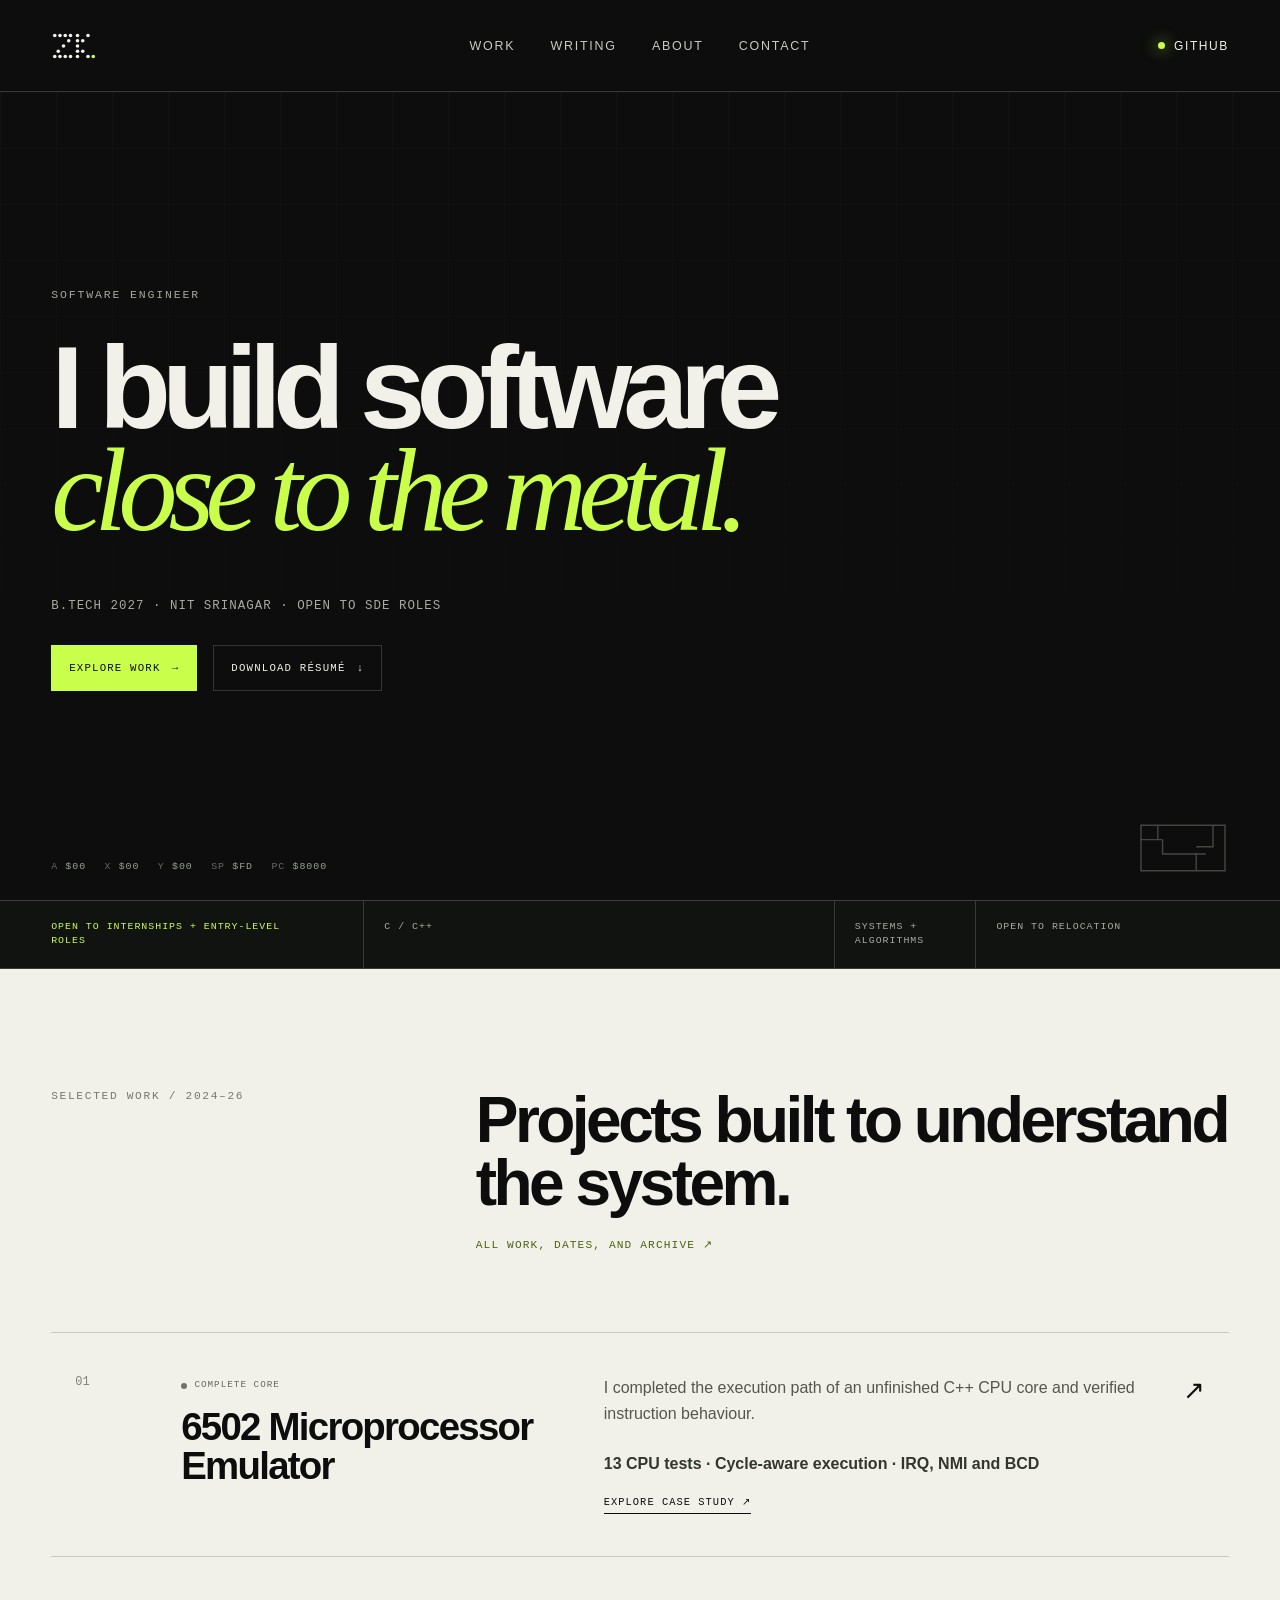
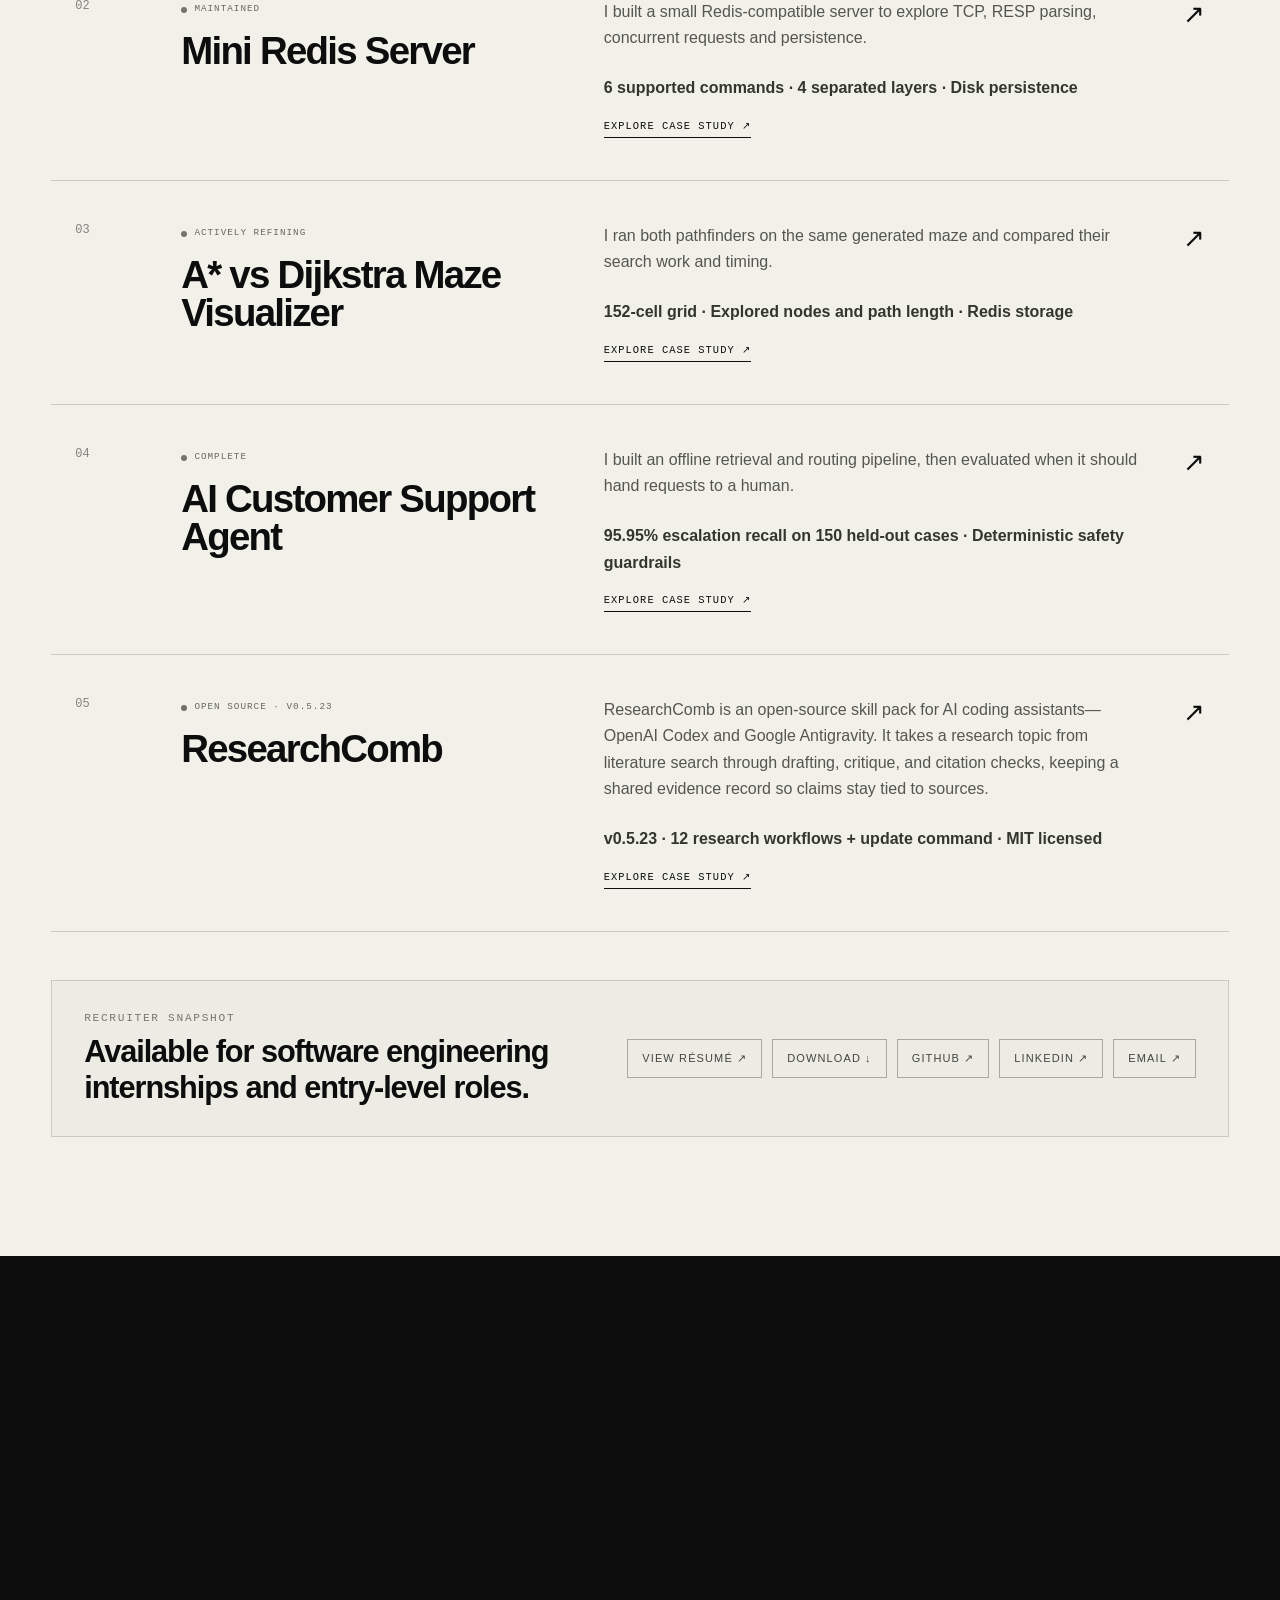
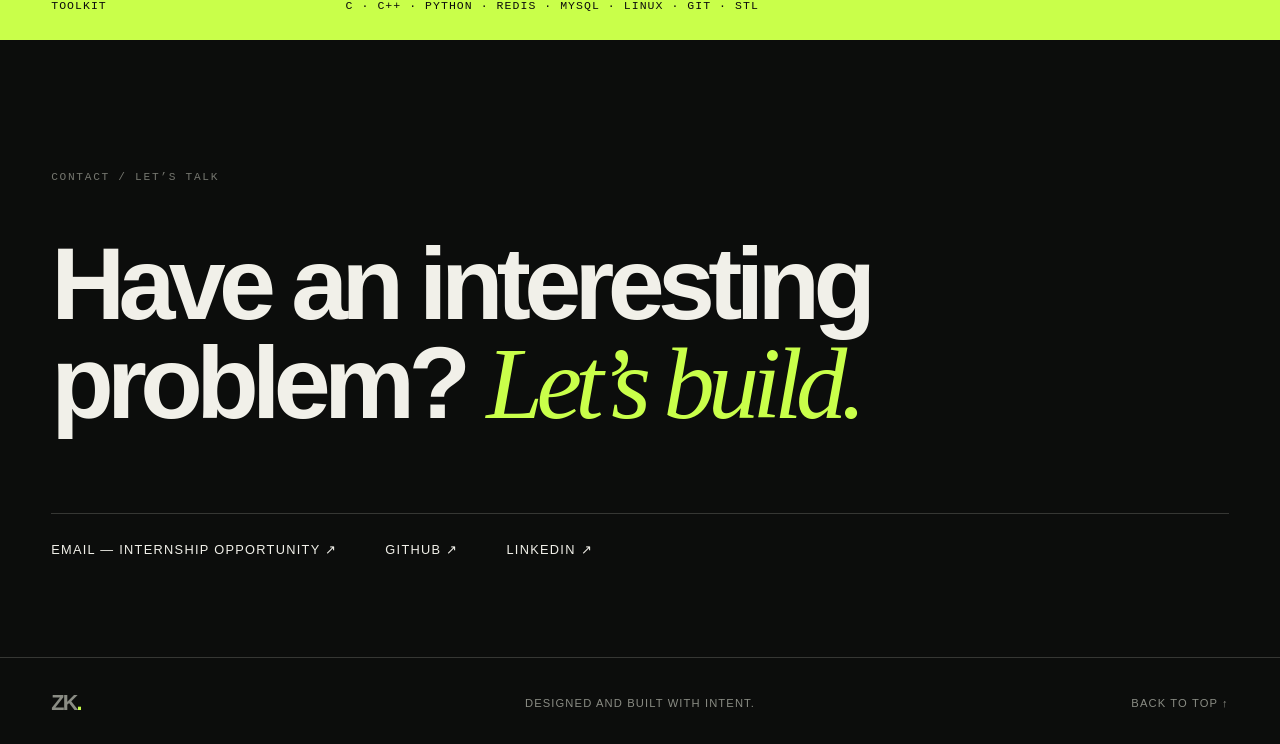
<file: index.html>
<!doctype html>
<html lang="en">
<head>
  <meta charset="utf-8">
  <meta name="viewport" content="width=device-width, initial-scale=1">
  <meta http-equiv="Content-Security-Policy" content="default-src 'self'; base-uri 'self'; object-src 'none'; form-action 'self'; img-src 'self' data:; font-src 'self' data:; style-src 'self' 'unsafe-inline'; script-src 'self' 'sha256-4Bfj/t0mDgdtCWbsL/31VSxRENamac2Zg4Q0i74FsFI='; connect-src 'self'; upgrade-insecure-requests">
  <title>Zaid Khan | Software Engineer</title>
  <meta name="description" content="Portfolio of Zaid Khan — a software engineer focused on C++, systems programming, emulation, networking, and algorithms.">
  <link rel="canonical" href="https://diaznakh.github.io/">
  <meta property="og:title" content="Zaid Khan | Software Engineer">
  <meta property="og:description" content="Portfolio of Zaid Khan — a software engineer focused on C++, systems programming, emulation, networking, and algorithms.">
  <meta property="og:type" content="website">
  <meta property="og:url" content="https://diaznakh.github.io/">
  <meta property="og:site_name" content="Zaid Khan">
  <meta property="og:locale" content="en_US">
  <meta property="og:image" content="https://diaznakh.github.io/assets/og.png">
  <meta property="og:image:type" content="image/png">
  <meta property="og:image:width" content="1200">
  <meta property="og:image:height" content="630">
  <meta property="og:image:alt" content="Zaid Khan — Software Engineer">
  <meta name="twitter:card" content="summary_large_image">
  <meta name="twitter:title" content="Zaid Khan | Software Engineer">
  <meta name="twitter:description" content="C++ systems, backend development, emulation, networking, algorithms, and technical field notes.">
  <meta name="twitter:image" content="https://diaznakh.github.io/assets/og.png">
  <meta name="twitter:image:alt" content="Zaid Khan — Software Engineer">
  <link rel="icon" type="image/png" sizes="32x32" href="assets/favicon-32x32.png">
  <link rel="icon" type="image/png" sizes="16x16" href="assets/favicon-16x16.png">
  <link rel="apple-touch-icon" sizes="180x180" href="assets/apple-touch-icon.png">
  <link rel="alternate" type="application/rss+xml" title="Zaid Khan — Technical Field Notes" href="rss.xml">
  <link rel="stylesheet" href="styles.css?v=20261020-mark">
  <script src="boot.js?v=20261020-tbt" defer></script>
  <script type="application/ld+json">{"@context":"https://schema.org","@type":"Person","name":"Zaid Khan","url":"https://diaznakh.github.io/","image":"https://diaznakh.github.io/assets/zaid-khan-portrait-2903-v2.webp","jobTitle":"Software Engineer","alumniOf":{"@type":"CollegeOrUniversity","name":"National Institute of Technology Srinagar"},"sameAs":["https://github.com/diaznakh","https://www.linkedin.com/in/zaid-khan-0873591ba/"],"knowsAbout":["C++","Systems programming","Backend development","Computer architecture","Algorithms"]}</script>
</head>
<body>
  <a class="skip-link" href="#main-content">Skip to content</a>
  <main id="main-content">
    <header class="site-header">
      <a class="wordmark" href="#top" aria-label="ZK. Home"><svg class="wordmark-mark" viewBox="0 0 52 32" width="46" height="28" aria-hidden="true" focusable="false"><circle class="wordmark-dot" cx="4" cy="4" r="2.05" style="--dot-delay:8ms;--dot-s:1.55;--dot-x:-11px;--dot-y:9px"/><circle class="wordmark-dot" cx="10" cy="4" r="2.05" style="--dot-delay:36ms;--dot-s:1.8;--dot-x:-6px;--dot-y:-10px"/><circle class="wordmark-dot" cx="16" cy="4" r="2.05" style="--dot-delay:14ms;--dot-s:1.4;--dot-x:12px;--dot-y:-7px"/><circle class="wordmark-dot" cx="22" cy="4" r="2.05" style="--dot-delay:58ms;--dot-s:1.9;--dot-x:8px;--dot-y:11px"/><circle class="wordmark-dot" cx="20" cy="10" r="2.05" style="--dot-delay:22ms;--dot-s:1.65;--dot-x:14px;--dot-y:5px"/><circle class="wordmark-dot" cx="14" cy="16" r="2.05" style="--dot-delay:70ms;--dot-s:1.35;--dot-x:-9px;--dot-y:13px"/><circle class="wordmark-dot" cx="8" cy="22" r="2.05" style="--dot-delay:44ms;--dot-s:1.75;--dot-x:-13px;--dot-y:-6px"/><circle class="wordmark-dot" cx="4" cy="28" r="2.05" style="--dot-delay:18ms;--dot-s:1.5;--dot-x:-8px;--dot-y:12px"/><circle class="wordmark-dot" cx="10" cy="28" r="2.05" style="--dot-delay:82ms;--dot-s:1.85;--dot-x:7px;--dot-y:8px"/><circle class="wordmark-dot" cx="16" cy="28" r="2.05" style="--dot-delay:28ms;--dot-s:1.45;--dot-x:-5px;--dot-y:-12px"/><circle class="wordmark-dot" cx="22" cy="28" r="2.05" style="--dot-delay:64ms;--dot-s:1.7;--dot-x:11px;--dot-y:-4px"/><circle class="wordmark-dot" cx="30" cy="4" r="2.05" style="--dot-delay:40ms;--dot-s:1.6;--dot-x:6px;--dot-y:-11px"/><circle class="wordmark-dot" cx="30" cy="10" r="2.05" style="--dot-delay:12ms;--dot-s:1.3;--dot-x:-14px;--dot-y:4px"/><circle class="wordmark-dot" cx="30" cy="16" r="2.05" style="--dot-delay:76ms;--dot-s:1.95;--dot-x:9px;--dot-y:10px"/><circle class="wordmark-dot" cx="30" cy="22" r="2.05" style="--dot-delay:32ms;--dot-s:1.5;--dot-x:-7px;--dot-y:-9px"/><circle class="wordmark-dot" cx="30" cy="28" r="2.05" style="--dot-delay:54ms;--dot-s:1.72;--dot-x:13px;--dot-y:6px"/><circle class="wordmark-dot" cx="36" cy="10" r="2.05" style="--dot-delay:6ms;--dot-s:1.42;--dot-x:10px;--dot-y:-8px"/><circle class="wordmark-dot" cx="42" cy="4" r="2.05" style="--dot-delay:90ms;--dot-s:1.88;--dot-x:15px;--dot-y:7px"/><circle class="wordmark-dot" cx="36" cy="22" r="2.05" style="--dot-delay:48ms;--dot-s:1.38;--dot-x:-10px;--dot-y:9px"/><circle class="wordmark-dot" cx="42" cy="28" r="2.05" style="--dot-delay:24ms;--dot-s:1.62;--dot-x:8px;--dot-y:-13px"/><circle class="wordmark-dot accent" cx="48" cy="28" r="2.05" style="--dot-delay:100ms;--dot-s:2.05;--dot-x:12px;--dot-y:4px"/></svg></a>
      <nav aria-label="Primary navigation"><a href="work/">Work</a><a href="writing/">Writing</a><a href="about/">About</a><a href="#contact">Contact</a></nav>
      <details class="mobile-nav"><summary>Menu</summary><nav class="mobile-menu" aria-label="Mobile navigation"><a href="work/">Work</a><a href="writing/">Writing</a><a href="about/">About</a><a href="#contact">Contact</a></nav></details>
      <a class="availability" href="https://github.com/diaznakh" target="_blank" rel="noreferrer"><span aria-hidden="true"></span> GitHub</a>
    </header>

    <section class="hero" id="top">
      <div class="hero-kicker reveal"><span>Software Engineer</span></div>
      <h1 class="reveal reveal-delay-1">I build software<br><em>close to the metal.</em></h1>
      <div class="hero-footer reveal reveal-delay-2">
        <p class="hero-line">B.Tech 2027 · NIT Srinagar · Open to SDE roles</p>
        <div class="hero-actions"><a class="resume-button" href="work/">Explore work <span aria-hidden="true">→</span></a><a class="text-button" href="assets/zaid-khan-resume.pdf" download>Download résumé <span aria-hidden="true">↓</span></a></div>
      </div>
      <div class="hero-code" aria-hidden="true">
        <div class="hero-registers"><span>A <b>$00</b></span><span>X <b>$00</b></span><span>Y <b>$00</b></span><span>SP <b>$FD</b></span><span>PC <b>$8000</b></span></div>
        <svg class="hero-maze" viewBox="0 0 72 40" focusable="false"><path d="M1 1h70v38H1zM1 13h18M19 13v12h14M33 25h22M15 1v12M47 39V24M61 1v18H47"/></svg>
      </div>
    </section>

    <aside class="recruiter-strip" aria-label="Current availability"><span>Open to internships + entry-level roles</span><span>C / C++</span><span>Systems + algorithms</span><span>Open to relocation</span></aside>

    <section class="section work" id="work">
      <div class="section-heading" data-reveal><p class="eyebrow">Selected work / 2024–26</p><div><h2>Projects built to understand the system.</h2><p class="work-page-link"><a href="work/">All work, dates, and archive ↗</a></p></div></div>
      <div class="project-list">
        <a class="project-card lime" data-reveal data-reveal-delay="0" href="projects/6502-emulator/">
          <span class="project-number">01</span><div class="project-copy"><div class="project-title-block"><span class="project-status">Complete core</span><h3>6502 Microprocessor Emulator</h3></div><div class="project-summary"><p>I completed the execution path of an unfinished C++ CPU core and verified instruction behaviour.</p><p class="project-proof">13 CPU tests · Cycle-aware execution · IRQ, NMI and BCD</p><span class="project-open">Explore case study ↗</span></div></div><span class="project-arrow" aria-hidden="true">↗</span>
        </a>
        <a class="project-card amber" data-reveal data-reveal-delay="55" href="projects/redis-server/">
          <span class="project-number">02</span><div class="project-copy"><div class="project-title-block"><span class="project-status">Maintained</span><h3>Mini Redis Server</h3></div><div class="project-summary"><p>I built a small Redis-compatible server to explore TCP, RESP parsing, concurrent requests and persistence.</p><p class="project-proof">6 supported commands · 4 separated layers · Disk persistence</p><span class="project-open">Explore case study ↗</span></div></div><span class="project-arrow" aria-hidden="true">↗</span>
        </a>
        <a class="project-card blue" data-reveal data-reveal-delay="110" href="projects/maze-solver/">
          <span class="project-number">03</span><div class="project-copy"><div class="project-title-block"><span class="project-status">Actively refining</span><h3>A* vs Dijkstra Maze Visualizer</h3></div><div class="project-summary"><p>I ran both pathfinders on the same generated maze and compared their search work and timing.</p><p class="project-proof">152-cell grid · Explored nodes and path length · Redis storage</p><span class="project-open">Explore case study ↗</span></div></div><span class="project-arrow" aria-hidden="true">↗</span>
        </a>
        <a class="project-card coral" data-reveal data-reveal-delay="165" href="projects/ai-support-agent/">
          <span class="project-number">04</span><div class="project-copy"><div class="project-title-block"><span class="project-status">Complete</span><h3>AI Customer Support Agent</h3></div><div class="project-summary"><p>I built an offline retrieval and routing pipeline, then evaluated when it should hand requests to a human.</p><p class="project-proof">95.95% escalation recall on 150 held-out cases · Deterministic safety guardrails</p><span class="project-open">Explore case study ↗</span></div></div><span class="project-arrow" aria-hidden="true">↗</span>
        </a>
        <a class="project-card lime" data-reveal data-reveal-delay="220" href="projects/researchcomb/">
          <span class="project-number">05</span><div class="project-copy"><div class="project-title-block"><span class="project-status">Open source · v0.5.23</span><h3>ResearchComb</h3></div><div class="project-summary"><p>ResearchComb is an open-source skill pack for AI coding assistants—OpenAI Codex and Google Antigravity. It takes a research topic from literature search through drafting, critique, and citation checks, keeping a shared evidence record so claims stay tied to sources.</p><p class="project-proof">v0.5.23 · 12 research workflows + update command · MIT licensed</p><span class="project-open">Explore case study ↗</span></div></div><span class="project-arrow" aria-hidden="true">↗</span>
        </a>
      </div>
      <aside class="recruiter-cta" data-reveal aria-label="Recruiter links">
        <div><p class="eyebrow">Recruiter snapshot</p><h3>Available for software engineering internships and entry-level roles.</h3></div>
        <div class="recruiter-actions"><a href="assets/zaid-khan-resume.pdf" target="_blank" rel="noreferrer">View résumé ↗</a><a href="assets/zaid-khan-resume.pdf" download>Download ↓</a><a href="https://github.com/diaznakh" target="_blank" rel="noreferrer">GitHub ↗</a><a href="https://www.linkedin.com/in/zaid-khan-0873591ba/" target="_blank" rel="noreferrer">LinkedIn ↗</a><a href="mailto:diaznakh@gmail.com?subject=Internship%20opportunity">Email ↗</a></div>
      </aside>
    </section>

    <section class="section writing" id="writing">
      <div class="section-heading" data-reveal><p class="eyebrow">Writing / Field notes</p><div class="writing-title-row"><h2>What I learn while <em>building.</em></h2><div class="writing-links"><a href="writing/">All writing ↗</a><a class="rss-link" href="rss.xml" aria-label="Subscribe to technical field notes via RSS" title="Subscribe via RSS"><svg viewBox="0 0 24 24" aria-hidden="true"><circle cx="5" cy="19" r="2"></circle><path d="M4 11a9 9 0 0 1 9 9"></path><path d="M4 4a16 16 0 0 1 16 16"></path></svg><span>RSS</span></a></div></div></div>
      <div class="writing-grid">
        <div class="blog-carousel" data-blog-carousel>
          <div class="blog-carousel-nav" aria-label="Blog navigation"><span class="blog-carousel-count" data-blog-count>01 / 04</span><div class="blog-carousel-controls"><button type="button" data-blog-prev aria-label="Show previous blog">← Previous</button><button type="button" data-blog-next aria-label="Show next blog">Next →</button></div></div>
          <div class="blog-list" tabindex="0" aria-label="Technical blog posts">
<!-- generated:blog-cards:start -->
          <article class="featured-post" data-reveal data-reveal-delay="0" data-spotlight>
            <div class="post-meta"><span>Systems</span><time datetime="2026-10-20">20 Oct 2026</time><span>9 min read</span></div>
            <h3>Building ResearchComb to Keep Claims Tied to Sources</h3>
            <p>Why I built ResearchComb, how its workflows keep claims tied to sources inside Codex and Antigravity, and how to install the current v0.5.23 bundle.</p>
            <a href="blog/building-researchcomb.html" aria-label="Read Building ResearchComb to Keep Claims Tied to Sources">Read article <span aria-hidden="true">↗</span></a>
          </article>
          <article class="featured-post secondary-post" data-reveal data-reveal-delay="65" data-spotlight>
            <div class="post-meta"><span>Systems</span><time datetime="2026-08-28">28 Aug 2026</time><span>8 min read</span></div>
            <h3>What The Imitation Game Taught Me About System Design</h3>
            <p>How a repeated phrase turns an impossible search into a constrained problem—and what that teaches us about invariants, protocols, observability, debugging, and security.</p>
            <a href="blog/imitation-game-system-design.html" aria-label="Read What The Imitation Game Taught Me About System Design">Read article <span aria-hidden="true">↗</span></a>
          </article>
          <article class="featured-post secondary-post" data-reveal data-reveal-delay="130" data-spotlight>
            <div class="post-meta"><span>Systems</span><time datetime="2026-08-24">24 Aug 2026</time><span>7 min read</span></div>
            <h3>Connecting My Maze Visualizer to Redis</h3>
            <p>How two separate C++ projects became one useful system through serialization, POSIX sockets, RESP, validation, and persistent storage.</p>
            <a href="blog/maze-redis-integration.html" aria-label="Read Connecting My Maze Visualizer to Redis">Read article <span aria-hidden="true">↗</span></a>
          </article>
          <article class="featured-post secondary-post" data-reveal data-reveal-delay="130" data-spotlight>
            <div class="post-meta"><span>Algorithms</span><time datetime="2026-08-23">23 Aug 2026</time><span>5 min read</span></div>
            <h3>Why Dijkstra Beat A* in My Tiny Maze</h3>
            <p>A practical look at why the theoretically smarter algorithm can lose on a small grid—and what profiling taught me about heuristics, overhead, and hardware reality.</p>
            <a href="blog/astar-vs-dijkstra.html" aria-label="Read Why Dijkstra Beat A* in My Tiny Maze">Read article <span aria-hidden="true">↗</span></a>
          </article>
<!-- generated:blog-cards:end -->
          </div>
        </div>
        <aside class="linkedin-panel" aria-labelledby="linkedin-title" data-reveal data-reveal-delay="90">
          <div class="linkedin-heading"><span class="linkedin-mark" aria-hidden="true">in</span><div><p class="eyebrow">LinkedIn tracker</p><h3 id="linkedin-title">Posts &amp; progress</h3></div></div>
          <div id="linkedin-posts" class="linkedin-posts" aria-live="polite" tabindex="0" aria-label="LinkedIn posts"><div class="tracker-message">Loading posts…</div></div>
          <a href="https://www.linkedin.com/in/zaid-khan-0873591ba/" target="_blank" rel="noreferrer">View LinkedIn profile ↗</a>
        </aside>
      </div>
    </section>

    <section class="section experience" id="experience">
      <div class="section-heading" data-reveal><p class="eyebrow">Leadership / Community</p><h2>Building teams and experiences beyond the codebase.</h2></div>
      <div class="experience-list">
        <article data-reveal><span>2026</span><div><p class="eyebrow">Lead Organiser</p><h3>Cursor Hackathon Kashmir</h3><p>Led the planning and execution of a two-day national hackathon in Kashmir with more than 600 attendees, coordinating people, logistics, communication, and delivery under a fixed deadline.</p></div></article>
        <article data-reveal data-reveal-delay="55"><span>2024</span><div><p class="eyebrow">Team lead</p><h3>Techvaganza</h3><p>Led a 29-member team across three months of planning and execution, translating a large event into clear responsibilities and measurable checkpoints.</p></div></article>
        <article data-reveal data-reveal-delay="110"><span>2022</span><div><p class="eyebrow">Event host</p><h3>TEDx NIT Srinagar</h3><p>Hosted the event on stage, helping connect speakers, ideas, and the audience through clear live communication.</p></div></article>
      </div>
    </section>

    <section class="section about" id="about">
      <div class="about-intro" data-reveal><p class="eyebrow">About / Approach</p><h2>Chemical engineering taught me to think in systems. Code gave me a way to <em>build them.</em></h2></div>
      <div class="about-grid" data-reveal>
        <div class="about-copy"><p>I’m an engineering student at NIT Srinagar moving deliberately into software. My best learning happens below the surface: tracing an instruction, opening a socket, profiling an algorithm, or finding the exact abstraction that makes a backend easier to reason about.</p><p>Outside code, I’ve led teams and organized a two-day national hackathon in Kashmir with more than 600 attendees—experience that sharpened how I communicate, coordinate, and ship under pressure.</p><p><a href="about/">Timeline and current focus ↗</a></p></div>
        <div class="education-card"><span>Education</span><strong>National Institute of Technology Srinagar</strong><p>B.Tech, NIT Srinagar, class of 2027 · Chemical Engineering</p><small>Engineering fundamentals + self-directed computer science</small></div>
        <figure class="about-portrait"><img src="assets/zaid-khan-portrait-2903-v2.webp" alt="Portrait of Zaid Khan" width="941" height="1672" loading="lazy" decoding="async"><figcaption><span>Portrait / 2026</span><span>Zaid Khan</span></figcaption></figure>
      </div>
      <div class="capability-grid">
        <article data-reveal data-reveal-delay="0"><span>01</span><h3>Languages</h3><p>C, C++, and Python—with C++ as the foundation for my systems and algorithmic projects.</p></article>
        <article data-reveal data-reveal-delay="55"><span>02</span><h3>Core concepts</h3><p>Object-oriented programming, data structures, algorithms, multithreading, networking, operating systems, and system design.</p></article>
        <article data-reveal data-reveal-delay="110"><span>03</span><h3>Tools &amp; data</h3><p>Linux, Git, STL, Redis, and MySQL—used to build, inspect, test, and reason about working software.</p></article>
      </div>
    </section>

    <section class="stack-strip" aria-label="Technical toolkit" data-reveal><span>Toolkit</span><p>C · C++ · Python · Redis · MySQL · Linux · Git · STL</p></section>
    <section class="contact" id="contact" data-reveal><p class="eyebrow">Contact / Let’s talk</p><h2>Have an interesting<br>problem? <em>Let’s build.</em></h2><div class="contact-links"><a href="mailto:diaznakh@gmail.com?subject=Internship%20opportunity">Email — Internship opportunity ↗</a><a href="https://github.com/diaznakh" target="_blank" rel="noreferrer">GitHub ↗</a><a href="https://www.linkedin.com/in/zaid-khan-0873591ba/" target="_blank" rel="noreferrer">LinkedIn ↗</a></div></section>
    <footer><a class="wordmark" href="#top" aria-label="ZK. Back to top">ZK<span>.</span></a><p>Designed and built with intent.</p><a href="#top">Back to top ↑</a></footer>
  </main>
</body>
</html>
</file>
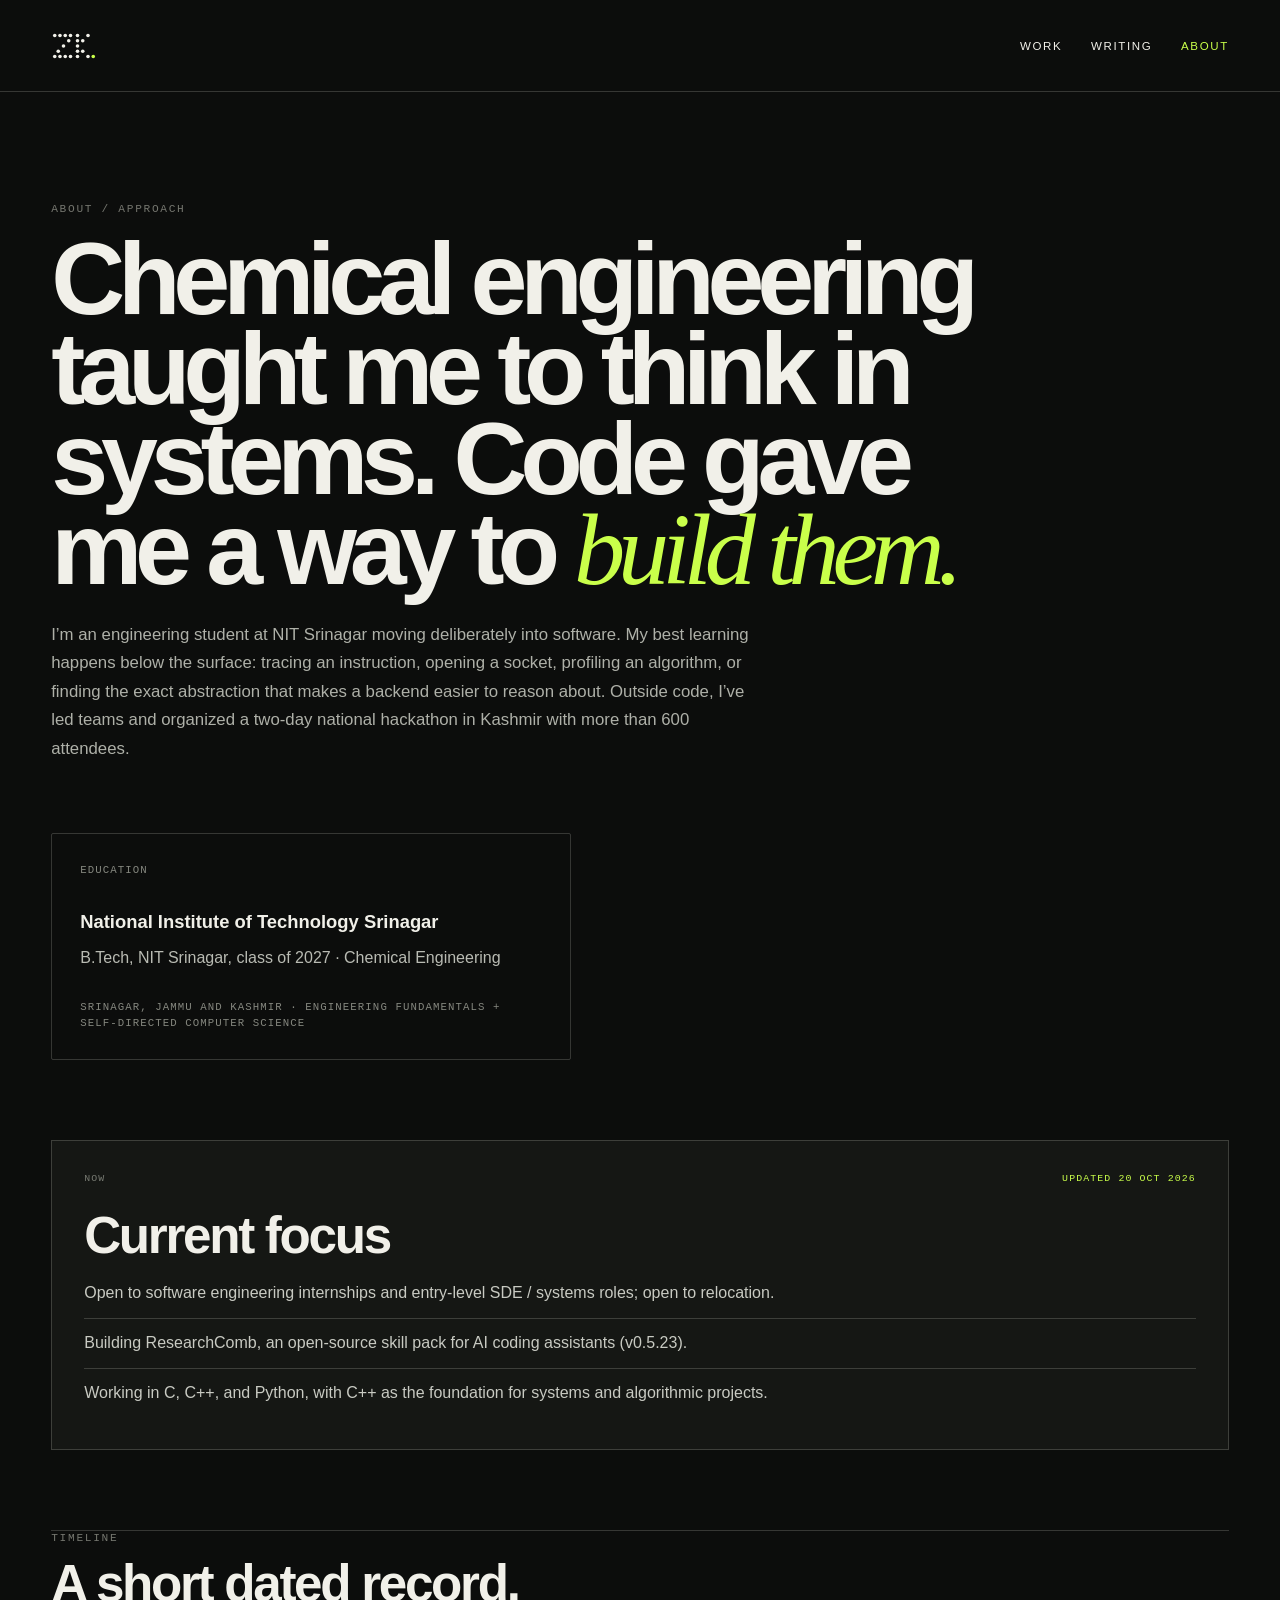
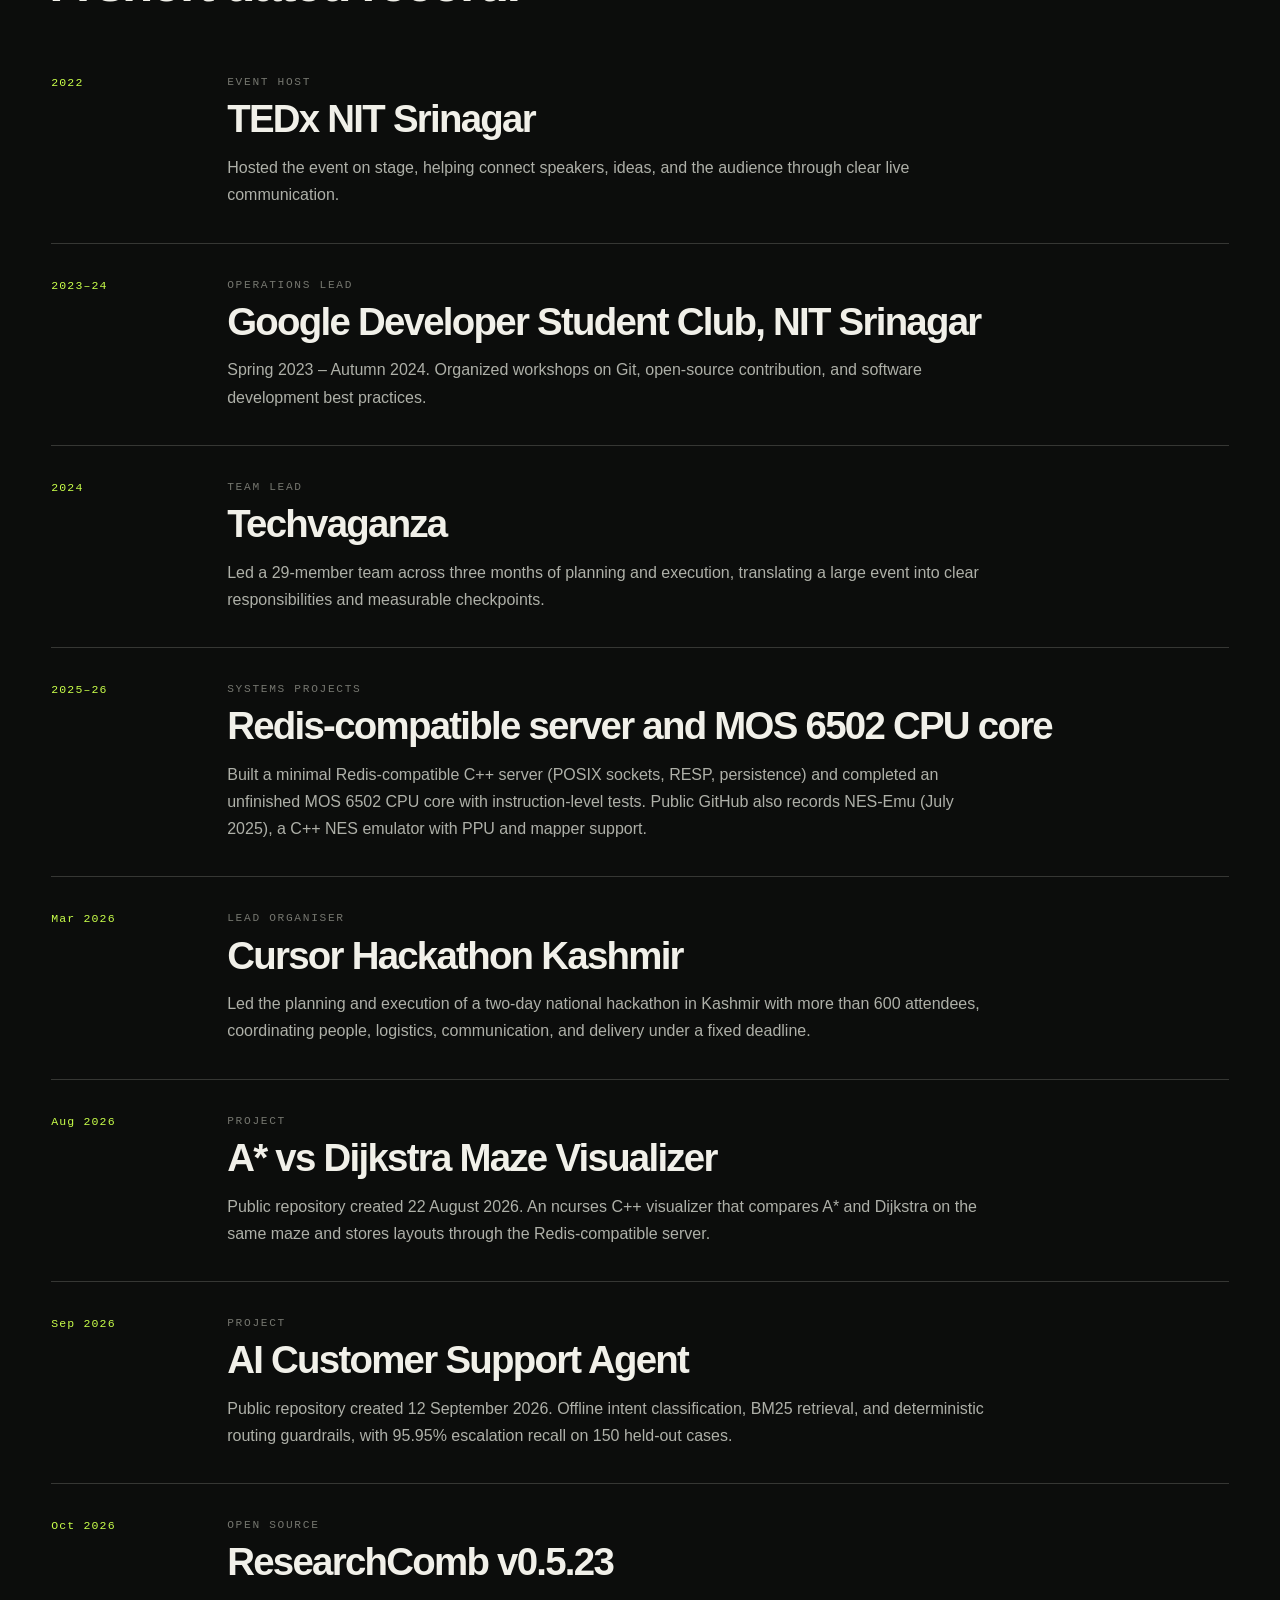
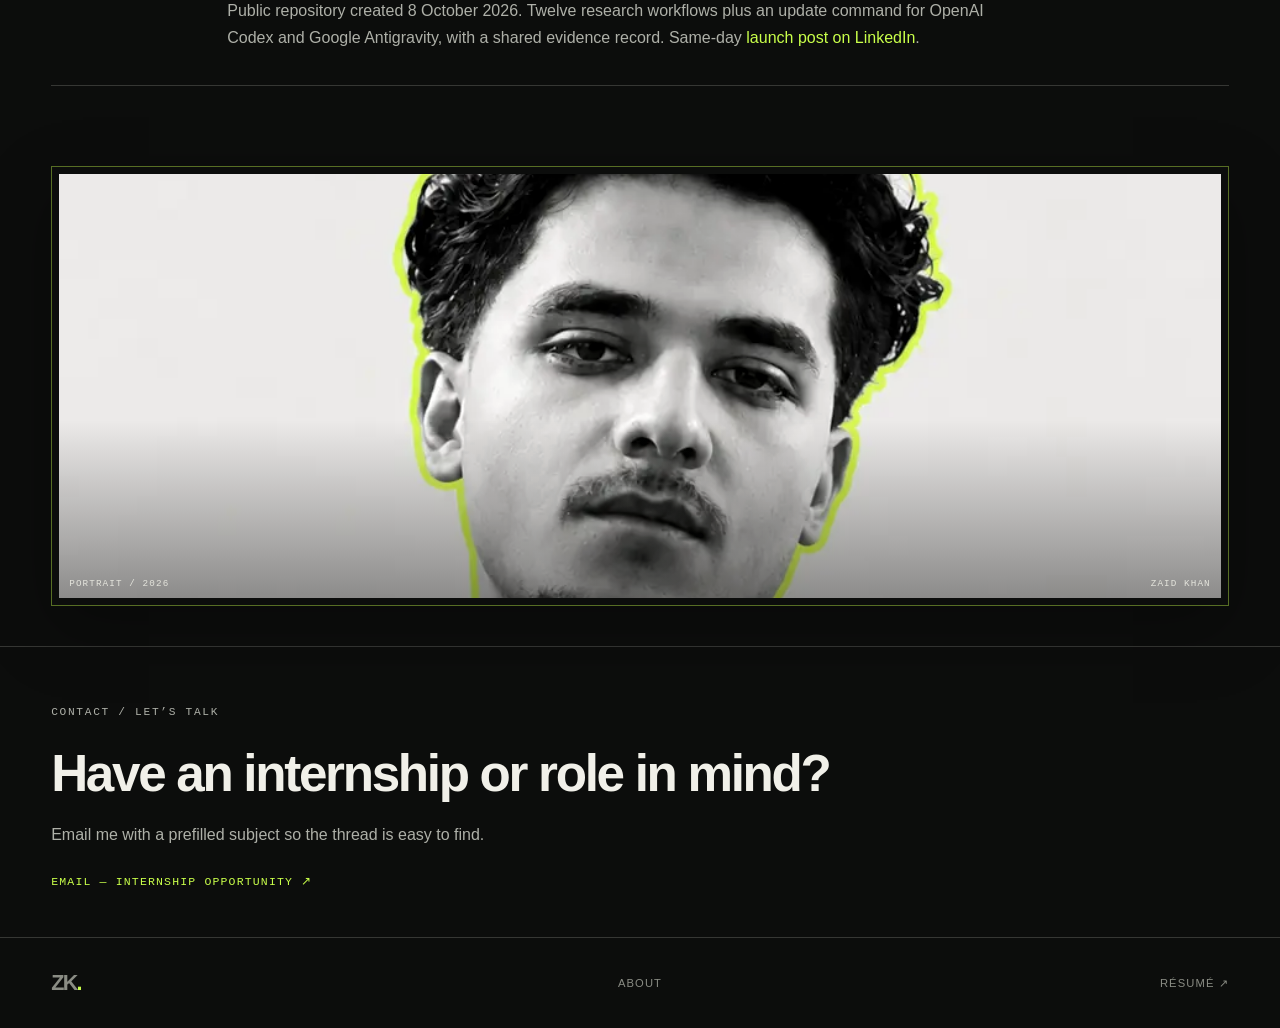
<file: about/index.html>
<!doctype html>
<html lang="en">
<head>
  <meta charset="utf-8">
  <meta name="viewport" content="width=device-width, initial-scale=1">
  <meta http-equiv="Content-Security-Policy" content="default-src 'self'; base-uri 'self'; object-src 'none'; form-action 'self'; img-src 'self' data:; font-src 'self' data:; style-src 'self'; script-src 'none'; connect-src 'self'; upgrade-insecure-requests">
  <title>About | Zaid Khan</title>
  <meta name="description" content="About Zaid Khan — B.Tech 2027 at NIT Srinagar, chemical engineering student moving into software, with a dated timeline of leadership and systems work.">
  <link rel="canonical" href="https://diaznakh.github.io/about/">
  <meta property="og:title" content="About | Zaid Khan">
  <meta property="og:description" content="B.Tech 2027 at NIT Srinagar. A dated timeline of leadership, systems projects, and current focus.">
  <meta property="og:type" content="profile">
  <meta property="og:url" content="https://diaznakh.github.io/about/">
  <meta property="og:site_name" content="Zaid Khan">
  <meta property="og:locale" content="en_US">
  <meta property="og:image" content="https://diaznakh.github.io/assets/og.png">
  <meta property="og:image:type" content="image/png">
  <meta property="og:image:width" content="1200">
  <meta property="og:image:height" content="630">
  <meta property="og:image:alt" content="Zaid Khan — Software Engineer">
  <meta name="twitter:card" content="summary_large_image">
  <meta name="twitter:title" content="About | Zaid Khan">
  <meta name="twitter:description" content="B.Tech 2027 at NIT Srinagar. Timeline, current focus, and how to get in touch.">
  <meta name="twitter:image" content="https://diaznakh.github.io/assets/og.png">
  <link rel="icon" type="image/png" sizes="32x32" href="../assets/favicon-32x32.png">
  <link rel="icon" type="image/png" sizes="16x16" href="../assets/favicon-16x16.png">
  <link rel="apple-touch-icon" sizes="180x180" href="../assets/apple-touch-icon.png">
  <link rel="stylesheet" href="../styles.css?v=20261020-mark">
</head>
<body class="about-index">
  <a class="skip-link" href="#timeline">Skip to timeline</a>
  <header class="article-header">
    <a class="wordmark" href="../" aria-label="ZK. Home"><svg class="wordmark-mark" viewBox="0 0 52 32" width="46" height="28" aria-hidden="true" focusable="false"><circle class="wordmark-dot" cx="4" cy="4" r="2.05" style="--dot-delay:8ms;--dot-s:1.55;--dot-x:-11px;--dot-y:9px"/><circle class="wordmark-dot" cx="10" cy="4" r="2.05" style="--dot-delay:36ms;--dot-s:1.8;--dot-x:-6px;--dot-y:-10px"/><circle class="wordmark-dot" cx="16" cy="4" r="2.05" style="--dot-delay:14ms;--dot-s:1.4;--dot-x:12px;--dot-y:-7px"/><circle class="wordmark-dot" cx="22" cy="4" r="2.05" style="--dot-delay:58ms;--dot-s:1.9;--dot-x:8px;--dot-y:11px"/><circle class="wordmark-dot" cx="20" cy="10" r="2.05" style="--dot-delay:22ms;--dot-s:1.65;--dot-x:14px;--dot-y:5px"/><circle class="wordmark-dot" cx="14" cy="16" r="2.05" style="--dot-delay:70ms;--dot-s:1.35;--dot-x:-9px;--dot-y:13px"/><circle class="wordmark-dot" cx="8" cy="22" r="2.05" style="--dot-delay:44ms;--dot-s:1.75;--dot-x:-13px;--dot-y:-6px"/><circle class="wordmark-dot" cx="4" cy="28" r="2.05" style="--dot-delay:18ms;--dot-s:1.5;--dot-x:-8px;--dot-y:12px"/><circle class="wordmark-dot" cx="10" cy="28" r="2.05" style="--dot-delay:82ms;--dot-s:1.85;--dot-x:7px;--dot-y:8px"/><circle class="wordmark-dot" cx="16" cy="28" r="2.05" style="--dot-delay:28ms;--dot-s:1.45;--dot-x:-5px;--dot-y:-12px"/><circle class="wordmark-dot" cx="22" cy="28" r="2.05" style="--dot-delay:64ms;--dot-s:1.7;--dot-x:11px;--dot-y:-4px"/><circle class="wordmark-dot" cx="30" cy="4" r="2.05" style="--dot-delay:40ms;--dot-s:1.6;--dot-x:6px;--dot-y:-11px"/><circle class="wordmark-dot" cx="30" cy="10" r="2.05" style="--dot-delay:12ms;--dot-s:1.3;--dot-x:-14px;--dot-y:4px"/><circle class="wordmark-dot" cx="30" cy="16" r="2.05" style="--dot-delay:76ms;--dot-s:1.95;--dot-x:9px;--dot-y:10px"/><circle class="wordmark-dot" cx="30" cy="22" r="2.05" style="--dot-delay:32ms;--dot-s:1.5;--dot-x:-7px;--dot-y:-9px"/><circle class="wordmark-dot" cx="30" cy="28" r="2.05" style="--dot-delay:54ms;--dot-s:1.72;--dot-x:13px;--dot-y:6px"/><circle class="wordmark-dot" cx="36" cy="10" r="2.05" style="--dot-delay:6ms;--dot-s:1.42;--dot-x:10px;--dot-y:-8px"/><circle class="wordmark-dot" cx="42" cy="4" r="2.05" style="--dot-delay:90ms;--dot-s:1.88;--dot-x:15px;--dot-y:7px"/><circle class="wordmark-dot" cx="36" cy="22" r="2.05" style="--dot-delay:48ms;--dot-s:1.38;--dot-x:-10px;--dot-y:9px"/><circle class="wordmark-dot" cx="42" cy="28" r="2.05" style="--dot-delay:24ms;--dot-s:1.62;--dot-x:8px;--dot-y:-13px"/><circle class="wordmark-dot accent" cx="48" cy="28" r="2.05" style="--dot-delay:100ms;--dot-s:2.05;--dot-x:12px;--dot-y:4px"/></svg></a>
    <nav aria-label="Primary navigation"><a href="../work/">Work</a><a href="../writing/">Writing</a><a href="./" aria-current="page">About</a></nav>
  </header>
  <main class="about-shell">
    <p class="eyebrow">About / Approach</p>
    <h1>Chemical engineering taught me to think in systems. Code gave me a way to <em>build them.</em></h1>
    <p class="lede">I’m an engineering student at NIT Srinagar moving deliberately into software. My best learning happens below the surface: tracing an instruction, opening a socket, profiling an algorithm, or finding the exact abstraction that makes a backend easier to reason about. Outside code, I’ve led teams and organized a two-day national hackathon in Kashmir with more than 600 attendees.</p>
    <div class="education-card">
      <span>Education</span>
      <strong>National Institute of Technology Srinagar</strong>
      <p>B.Tech, NIT Srinagar, class of 2027 · Chemical Engineering</p>
      <small>Srinagar, Jammu and Kashmir · Engineering fundamentals + self-directed computer science</small>
    </div>
    <aside class="about-now" aria-labelledby="now-title">
      <div class="about-now-head"><span>Now</span><time datetime="2026-10-20">Updated 20 Oct 2026</time></div>
      <h2 id="now-title">Current focus</h2>
      <ul>
        <li>Open to software engineering internships and entry-level SDE / systems roles; open to relocation.</li>
        <li>Building ResearchComb, an open-source skill pack for AI coding assistants (v0.5.23).</li>
        <li>Working in C, C++, and Python, with C++ as the foundation for systems and algorithmic projects.</li>
      </ul>
    </aside>
    <section class="experience-list" id="timeline" aria-labelledby="timeline-title">
      <p class="eyebrow">Timeline</p>
      <h2 id="timeline-title">A short dated record.</h2>
      <article>
        <span>2022</span>
        <div>
          <p class="eyebrow">Event host</p>
          <h3>TEDx NIT Srinagar</h3>
          <p>Hosted the event on stage, helping connect speakers, ideas, and the audience through clear live communication.</p>
        </div>
      </article>
      <article>
        <span>2023–24</span>
        <div>
          <p class="eyebrow">Operations Lead</p>
          <h3>Google Developer Student Club, NIT Srinagar</h3>
          <p>Spring 2023 – Autumn 2024. Organized workshops on Git, open-source contribution, and software development best practices.</p>
        </div>
      </article>
      <article>
        <span>2024</span>
        <div>
          <p class="eyebrow">Team lead</p>
          <h3>Techvaganza</h3>
          <p>Led a 29-member team across three months of planning and execution, translating a large event into clear responsibilities and measurable checkpoints.</p>
        </div>
      </article>
      <article>
        <span>2025–26</span>
        <div>
          <p class="eyebrow">Systems projects</p>
          <h3>Redis-compatible server and MOS 6502 CPU core</h3>
          <p>Built a minimal Redis-compatible C++ server (POSIX sockets, RESP, persistence) and completed an unfinished MOS 6502 CPU core with instruction-level tests. Public GitHub also records NES-Emu (July 2025), a C++ NES emulator with PPU and mapper support.</p>
        </div>
      </article>
      <article>
        <span>Mar 2026</span>
        <div>
          <p class="eyebrow">Lead Organiser</p>
          <h3>Cursor Hackathon Kashmir</h3>
          <p>Led the planning and execution of a two-day national hackathon in Kashmir with more than 600 attendees, coordinating people, logistics, communication, and delivery under a fixed deadline.</p>
        </div>
      </article>
      <article>
        <span>Aug 2026</span>
        <div>
          <p class="eyebrow">Project</p>
          <h3>A* vs Dijkstra Maze Visualizer</h3>
          <p>Public repository created 22 August 2026. An ncurses C++ visualizer that compares A* and Dijkstra on the same maze and stores layouts through the Redis-compatible server.</p>
        </div>
      </article>
      <article>
        <span>Sep 2026</span>
        <div>
          <p class="eyebrow">Project</p>
          <h3>AI Customer Support Agent</h3>
          <p>Public repository created 12 September 2026. Offline intent classification, BM25 retrieval, and deterministic routing guardrails, with 95.95% escalation recall on 150 held-out cases.</p>
        </div>
      </article>
      <article>
        <span>Oct 2026</span>
        <div>
          <p class="eyebrow">Open source</p>
          <h3>ResearchComb v0.5.23</h3>
          <p>Public repository created 8 October 2026. Twelve research workflows plus an update command for OpenAI Codex and Google Antigravity, with a shared evidence record. Same-day <a href="https://www.linkedin.com/posts/diaznakh_github-diaznakhresearchcomb-activity-7513998248806715392-v-l6" target="_blank" rel="noreferrer">launch post on LinkedIn</a>.</p>
        </div>
      </article>
    </section>
    <figure class="about-portrait">
      <img src="../assets/zaid-khan-portrait-2903-v2.webp" alt="Portrait of Zaid Khan" width="941" height="1672" loading="lazy" decoding="async">
      <figcaption><span>Portrait / 2026</span><span>Zaid Khan</span></figcaption>
    </figure>
  </main>
  <aside class="contact-prompt" aria-label="Contact">
    <p class="eyebrow">Contact / Let’s talk</p>
    <h2>Have an internship or role in mind?</h2>
    <p>Email me with a prefilled subject so the thread is easy to find.</p>
    <a href="mailto:diaznakh@gmail.com?subject=Internship%20opportunity">Email — Internship opportunity ↗</a>
  </aside>
  <footer><a class="wordmark" href="../">ZK<span>.</span></a><p>About</p><a href="../assets/zaid-khan-resume.pdf">Résumé ↗</a></footer>
</body>
</html>
</file>
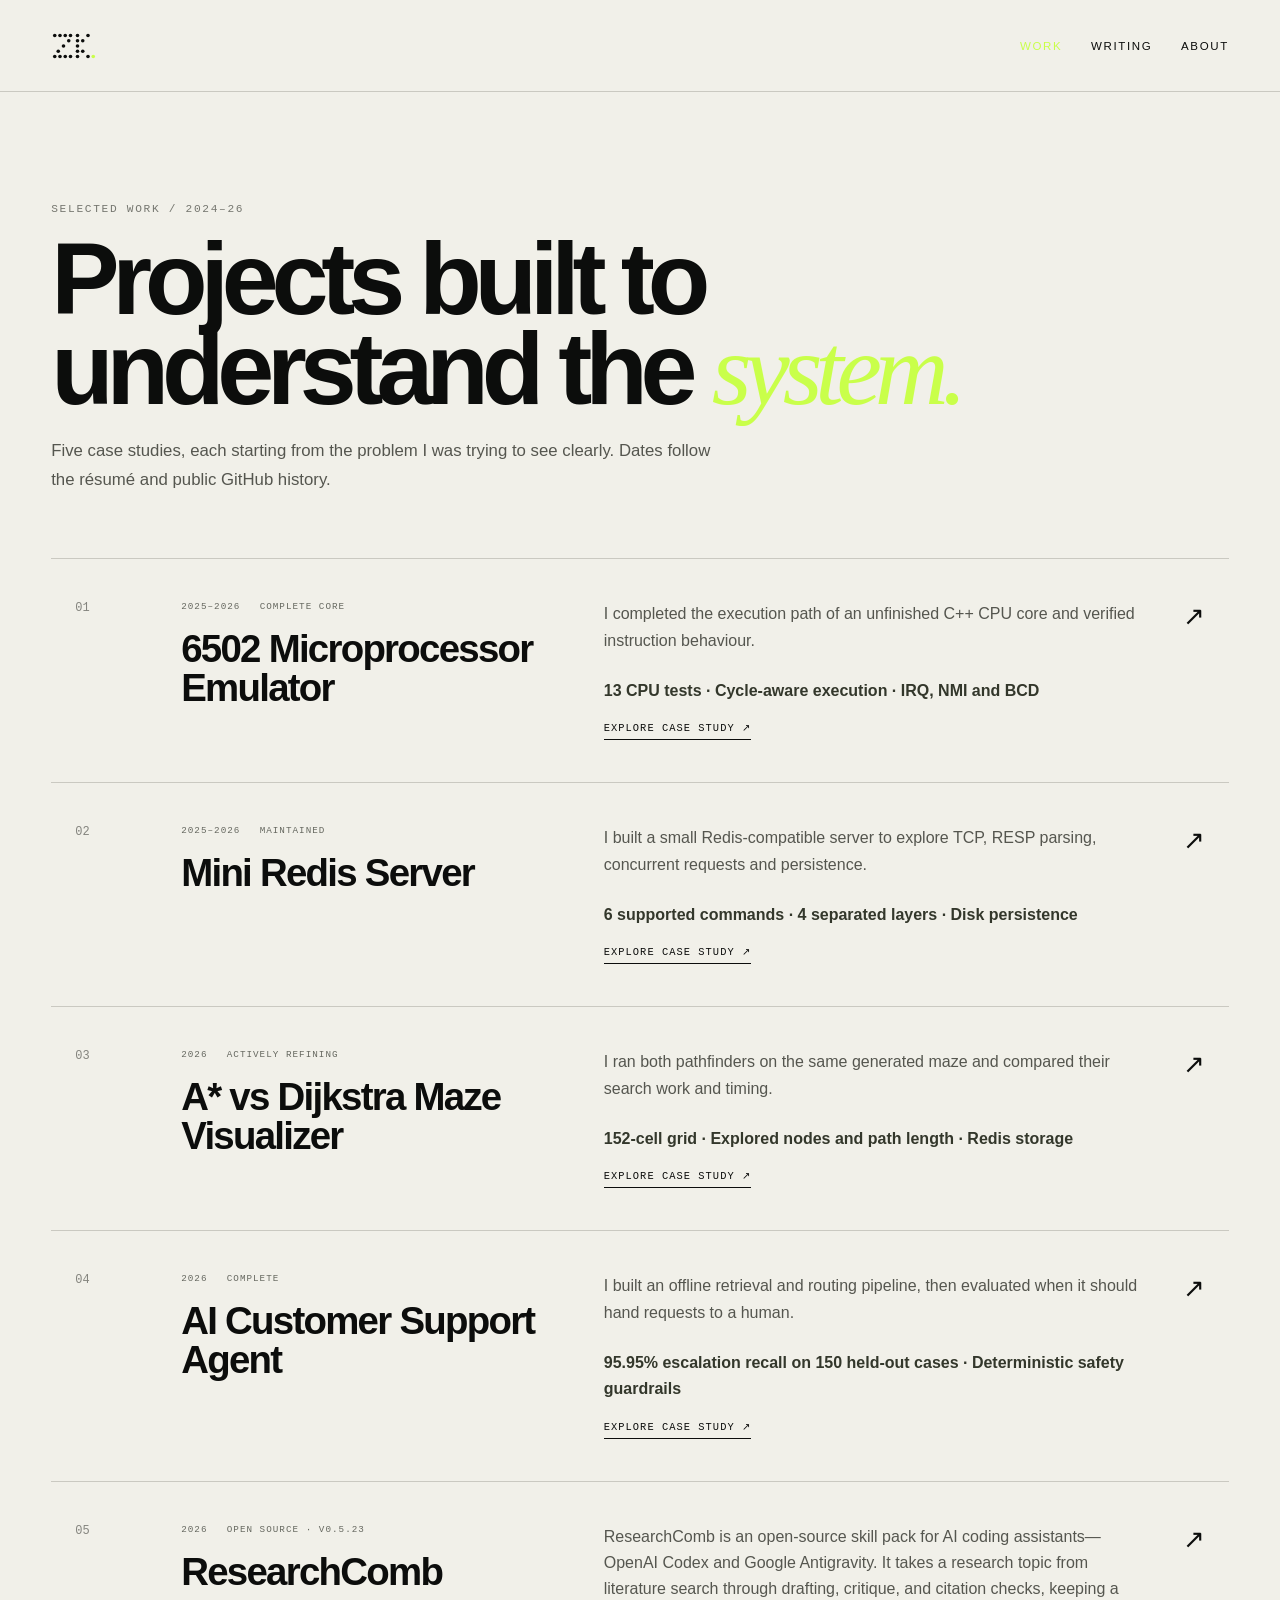
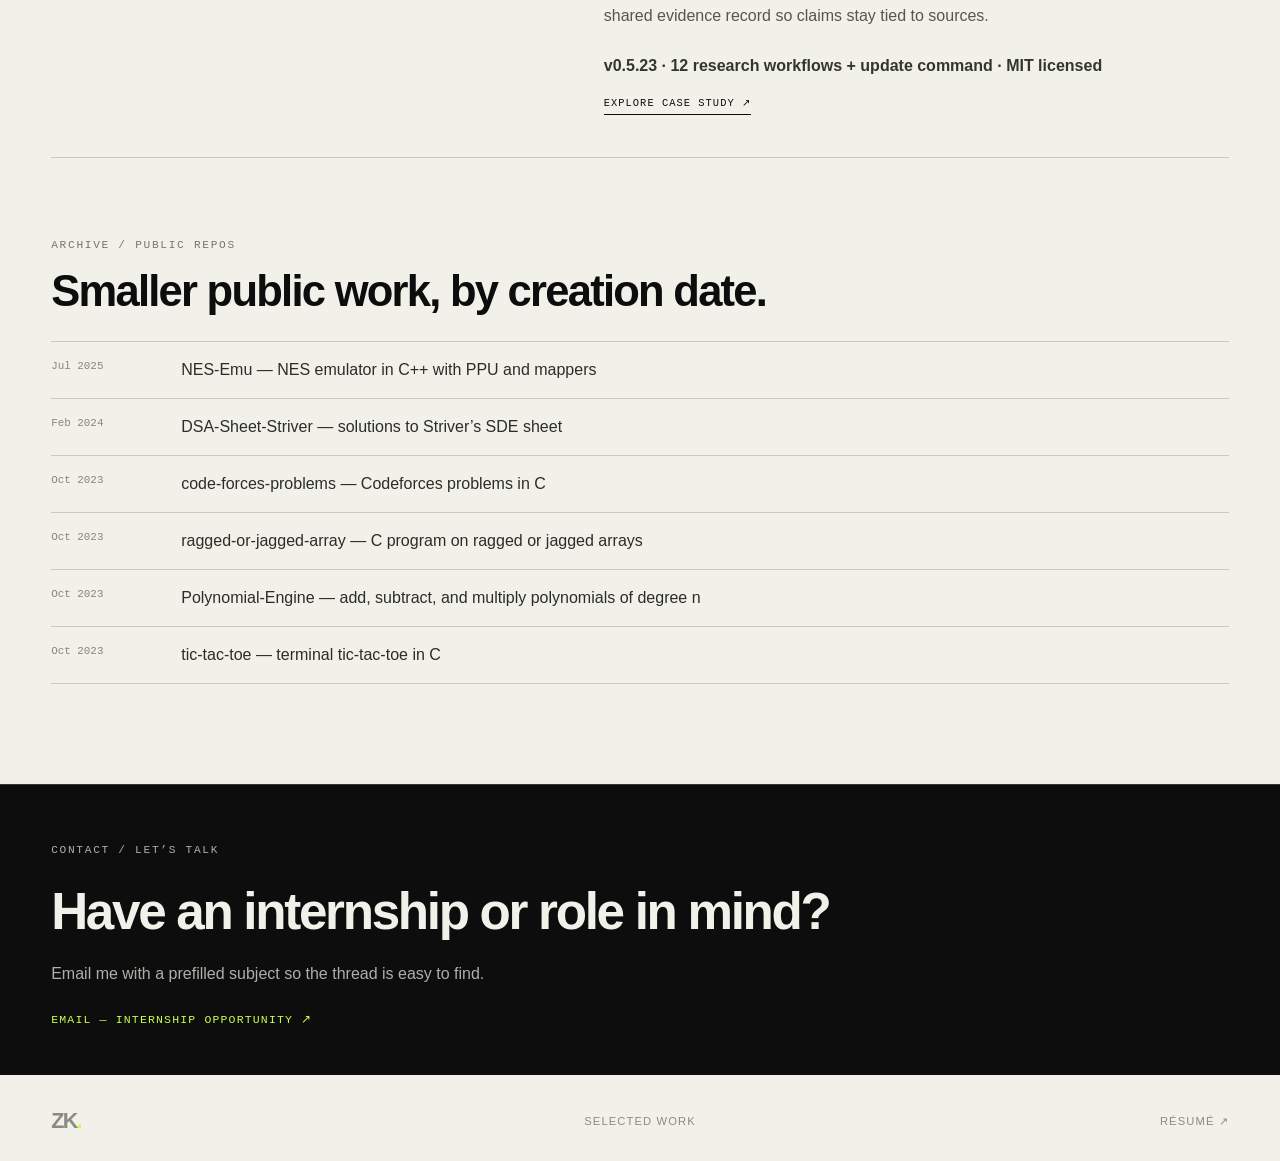
<file: work/index.html>
<!doctype html>
<html lang="en">
<head>
  <meta charset="utf-8">
  <meta name="viewport" content="width=device-width, initial-scale=1">
  <meta http-equiv="Content-Security-Policy" content="default-src 'self'; base-uri 'self'; object-src 'none'; form-action 'self'; img-src 'self' data:; font-src 'self' data:; style-src 'self'; script-src 'none'; connect-src 'self'; upgrade-insecure-requests">
  <title>Work | Zaid Khan</title>
  <meta name="description" content="Selected systems, emulation, networking, and algorithm projects by Zaid Khan, plus a dated archive of smaller public repositories.">
  <link rel="canonical" href="https://diaznakh.github.io/work/">
  <meta property="og:title" content="Work | Zaid Khan">
  <meta property="og:description" content="Selected systems, emulation, networking, and algorithm projects by Zaid Khan, plus a dated archive of smaller public repositories.">
  <meta property="og:type" content="website">
  <meta property="og:url" content="https://diaznakh.github.io/work/">
  <meta property="og:site_name" content="Zaid Khan">
  <meta property="og:locale" content="en_US">
  <meta property="og:image" content="https://diaznakh.github.io/assets/og.png">
  <meta property="og:image:type" content="image/png">
  <meta property="og:image:width" content="1200">
  <meta property="og:image:height" content="630">
  <meta property="og:image:alt" content="Zaid Khan — Software Engineer">
  <meta name="twitter:card" content="summary_large_image">
  <meta name="twitter:title" content="Work | Zaid Khan">
  <meta name="twitter:description" content="Selected systems projects and a public-repo archive by Zaid Khan.">
  <meta name="twitter:image" content="https://diaznakh.github.io/assets/og.png">
  <link rel="icon" type="image/png" sizes="32x32" href="../assets/favicon-32x32.png">
  <link rel="icon" type="image/png" sizes="16x16" href="../assets/favicon-16x16.png">
  <link rel="apple-touch-icon" sizes="180x180" href="../assets/apple-touch-icon.png">
  <link rel="stylesheet" href="../styles.css?v=20261020-mark">
</head>
<body class="work-index">
  <a class="skip-link" href="#work-list">Skip to projects</a>
  <header class="article-header">
    <a class="wordmark" href="../" aria-label="ZK. Home"><svg class="wordmark-mark" viewBox="0 0 52 32" width="46" height="28" aria-hidden="true" focusable="false"><circle class="wordmark-dot" cx="4" cy="4" r="2.05" style="--dot-delay:8ms;--dot-s:1.55;--dot-x:-11px;--dot-y:9px"/><circle class="wordmark-dot" cx="10" cy="4" r="2.05" style="--dot-delay:36ms;--dot-s:1.8;--dot-x:-6px;--dot-y:-10px"/><circle class="wordmark-dot" cx="16" cy="4" r="2.05" style="--dot-delay:14ms;--dot-s:1.4;--dot-x:12px;--dot-y:-7px"/><circle class="wordmark-dot" cx="22" cy="4" r="2.05" style="--dot-delay:58ms;--dot-s:1.9;--dot-x:8px;--dot-y:11px"/><circle class="wordmark-dot" cx="20" cy="10" r="2.05" style="--dot-delay:22ms;--dot-s:1.65;--dot-x:14px;--dot-y:5px"/><circle class="wordmark-dot" cx="14" cy="16" r="2.05" style="--dot-delay:70ms;--dot-s:1.35;--dot-x:-9px;--dot-y:13px"/><circle class="wordmark-dot" cx="8" cy="22" r="2.05" style="--dot-delay:44ms;--dot-s:1.75;--dot-x:-13px;--dot-y:-6px"/><circle class="wordmark-dot" cx="4" cy="28" r="2.05" style="--dot-delay:18ms;--dot-s:1.5;--dot-x:-8px;--dot-y:12px"/><circle class="wordmark-dot" cx="10" cy="28" r="2.05" style="--dot-delay:82ms;--dot-s:1.85;--dot-x:7px;--dot-y:8px"/><circle class="wordmark-dot" cx="16" cy="28" r="2.05" style="--dot-delay:28ms;--dot-s:1.45;--dot-x:-5px;--dot-y:-12px"/><circle class="wordmark-dot" cx="22" cy="28" r="2.05" style="--dot-delay:64ms;--dot-s:1.7;--dot-x:11px;--dot-y:-4px"/><circle class="wordmark-dot" cx="30" cy="4" r="2.05" style="--dot-delay:40ms;--dot-s:1.6;--dot-x:6px;--dot-y:-11px"/><circle class="wordmark-dot" cx="30" cy="10" r="2.05" style="--dot-delay:12ms;--dot-s:1.3;--dot-x:-14px;--dot-y:4px"/><circle class="wordmark-dot" cx="30" cy="16" r="2.05" style="--dot-delay:76ms;--dot-s:1.95;--dot-x:9px;--dot-y:10px"/><circle class="wordmark-dot" cx="30" cy="22" r="2.05" style="--dot-delay:32ms;--dot-s:1.5;--dot-x:-7px;--dot-y:-9px"/><circle class="wordmark-dot" cx="30" cy="28" r="2.05" style="--dot-delay:54ms;--dot-s:1.72;--dot-x:13px;--dot-y:6px"/><circle class="wordmark-dot" cx="36" cy="10" r="2.05" style="--dot-delay:6ms;--dot-s:1.42;--dot-x:10px;--dot-y:-8px"/><circle class="wordmark-dot" cx="42" cy="4" r="2.05" style="--dot-delay:90ms;--dot-s:1.88;--dot-x:15px;--dot-y:7px"/><circle class="wordmark-dot" cx="36" cy="22" r="2.05" style="--dot-delay:48ms;--dot-s:1.38;--dot-x:-10px;--dot-y:9px"/><circle class="wordmark-dot" cx="42" cy="28" r="2.05" style="--dot-delay:24ms;--dot-s:1.62;--dot-x:8px;--dot-y:-13px"/><circle class="wordmark-dot accent" cx="48" cy="28" r="2.05" style="--dot-delay:100ms;--dot-s:2.05;--dot-x:12px;--dot-y:4px"/></svg></a>
    <nav aria-label="Primary navigation"><a href="./" aria-current="page">Work</a><a href="../writing/">Writing</a><a href="../about/">About</a></nav>
  </header>
  <main class="work-shell">
    <p class="eyebrow">Selected work / 2024–26</p>
    <h1>Projects built to understand the <em>system.</em></h1>
    <p class="lede">Five case studies, each starting from the problem I was trying to see clearly. Dates follow the résumé and public GitHub history.</p>
    <div class="project-list" id="work-list">
      <a class="project-card lime" href="../projects/6502-emulator/">
        <span class="project-number">01</span>
        <div class="project-copy">
          <div class="project-title-block">
            <p class="project-meta-line"><span>2025–2026</span><span>Complete core</span></p>
            <h2>6502 Microprocessor Emulator</h2>
          </div>
          <div class="project-summary">
            <p>I completed the execution path of an unfinished C++ CPU core and verified instruction behaviour.</p>
            <p class="project-proof">13 CPU tests · Cycle-aware execution · IRQ, NMI and BCD</p>
            <span class="project-open">Explore case study ↗</span>
          </div>
        </div>
        <span class="project-arrow" aria-hidden="true">↗</span>
      </a>
      <a class="project-card amber" href="../projects/redis-server/">
        <span class="project-number">02</span>
        <div class="project-copy">
          <div class="project-title-block">
            <p class="project-meta-line"><span>2025–2026</span><span>Maintained</span></p>
            <h2>Mini Redis Server</h2>
          </div>
          <div class="project-summary">
            <p>I built a small Redis-compatible server to explore TCP, RESP parsing, concurrent requests and persistence.</p>
            <p class="project-proof">6 supported commands · 4 separated layers · Disk persistence</p>
            <span class="project-open">Explore case study ↗</span>
          </div>
        </div>
        <span class="project-arrow" aria-hidden="true">↗</span>
      </a>
      <a class="project-card blue" href="../projects/maze-solver/">
        <span class="project-number">03</span>
        <div class="project-copy">
          <div class="project-title-block">
            <p class="project-meta-line"><span>2026</span><span>Actively refining</span></p>
            <h2>A* vs Dijkstra Maze Visualizer</h2>
          </div>
          <div class="project-summary">
            <p>I ran both pathfinders on the same generated maze and compared their search work and timing.</p>
            <p class="project-proof">152-cell grid · Explored nodes and path length · Redis storage</p>
            <span class="project-open">Explore case study ↗</span>
          </div>
        </div>
        <span class="project-arrow" aria-hidden="true">↗</span>
      </a>
      <a class="project-card coral" href="../projects/ai-support-agent/">
        <span class="project-number">04</span>
        <div class="project-copy">
          <div class="project-title-block">
            <p class="project-meta-line"><span>2026</span><span>Complete</span></p>
            <h2>AI Customer Support Agent</h2>
          </div>
          <div class="project-summary">
            <p>I built an offline retrieval and routing pipeline, then evaluated when it should hand requests to a human.</p>
            <p class="project-proof">95.95% escalation recall on 150 held-out cases · Deterministic safety guardrails</p>
            <span class="project-open">Explore case study ↗</span>
          </div>
        </div>
        <span class="project-arrow" aria-hidden="true">↗</span>
      </a>
      <a class="project-card lime" href="../projects/researchcomb/">
        <span class="project-number">05</span>
        <div class="project-copy">
          <div class="project-title-block">
            <p class="project-meta-line"><span>2026</span><span>Open source · v0.5.23</span></p>
            <h2>ResearchComb</h2>
          </div>
          <div class="project-summary">
            <p>ResearchComb is an open-source skill pack for AI coding assistants—OpenAI Codex and Google Antigravity. It takes a research topic from literature search through drafting, critique, and citation checks, keeping a shared evidence record so claims stay tied to sources.</p>
            <p class="project-proof">v0.5.23 · 12 research workflows + update command · MIT licensed</p>
            <span class="project-open">Explore case study ↗</span>
          </div>
        </div>
        <span class="project-arrow" aria-hidden="true">↗</span>
      </a>
    </div>
    <section class="work-archive" aria-labelledby="archive-title">
      <p class="eyebrow">Archive / Public repos</p>
      <h2 id="archive-title">Smaller public work, by creation date.</h2>
      <ul>
        <li><time datetime="2025-07-19">Jul 2025</time><a href="https://github.com/diaznakh/NES-Emu" target="_blank" rel="noreferrer">NES-Emu — NES emulator in C++ with PPU and mappers</a></li>
        <li><time datetime="2024-02-27">Feb 2024</time><a href="https://github.com/diaznakh/DSA-Sheet-Striver" target="_blank" rel="noreferrer">DSA-Sheet-Striver — solutions to Striver’s SDE sheet</a></li>
        <li><time datetime="2023-10-24">Oct 2023</time><a href="https://github.com/diaznakh/code-forces-problems" target="_blank" rel="noreferrer">code-forces-problems — Codeforces problems in C</a></li>
        <li><time datetime="2023-10-21">Oct 2023</time><a href="https://github.com/diaznakh/ragged-or-jagged-array" target="_blank" rel="noreferrer">ragged-or-jagged-array — C program on ragged or jagged arrays</a></li>
        <li><time datetime="2023-10-18">Oct 2023</time><a href="https://github.com/diaznakh/Polynomial-Engine" target="_blank" rel="noreferrer">Polynomial-Engine — add, subtract, and multiply polynomials of degree n</a></li>
        <li><time datetime="2023-10-17">Oct 2023</time><a href="https://github.com/diaznakh/tic-tac-toe" target="_blank" rel="noreferrer">tic-tac-toe — terminal tic-tac-toe in C</a></li>
      </ul>
    </section>
  </main>
  <aside class="contact-prompt" aria-label="Contact">
    <p class="eyebrow">Contact / Let’s talk</p>
    <h2>Have an internship or role in mind?</h2>
    <p>Email me with a prefilled subject so the thread is easy to find.</p>
    <a href="mailto:diaznakh@gmail.com?subject=Internship%20opportunity">Email — Internship opportunity ↗</a>
  </aside>
  <footer><a class="wordmark" href="../">ZK<span>.</span></a><p>Selected work</p><a href="../assets/zaid-khan-resume.pdf">Résumé ↗</a></footer>
</body>
</html>
</file>
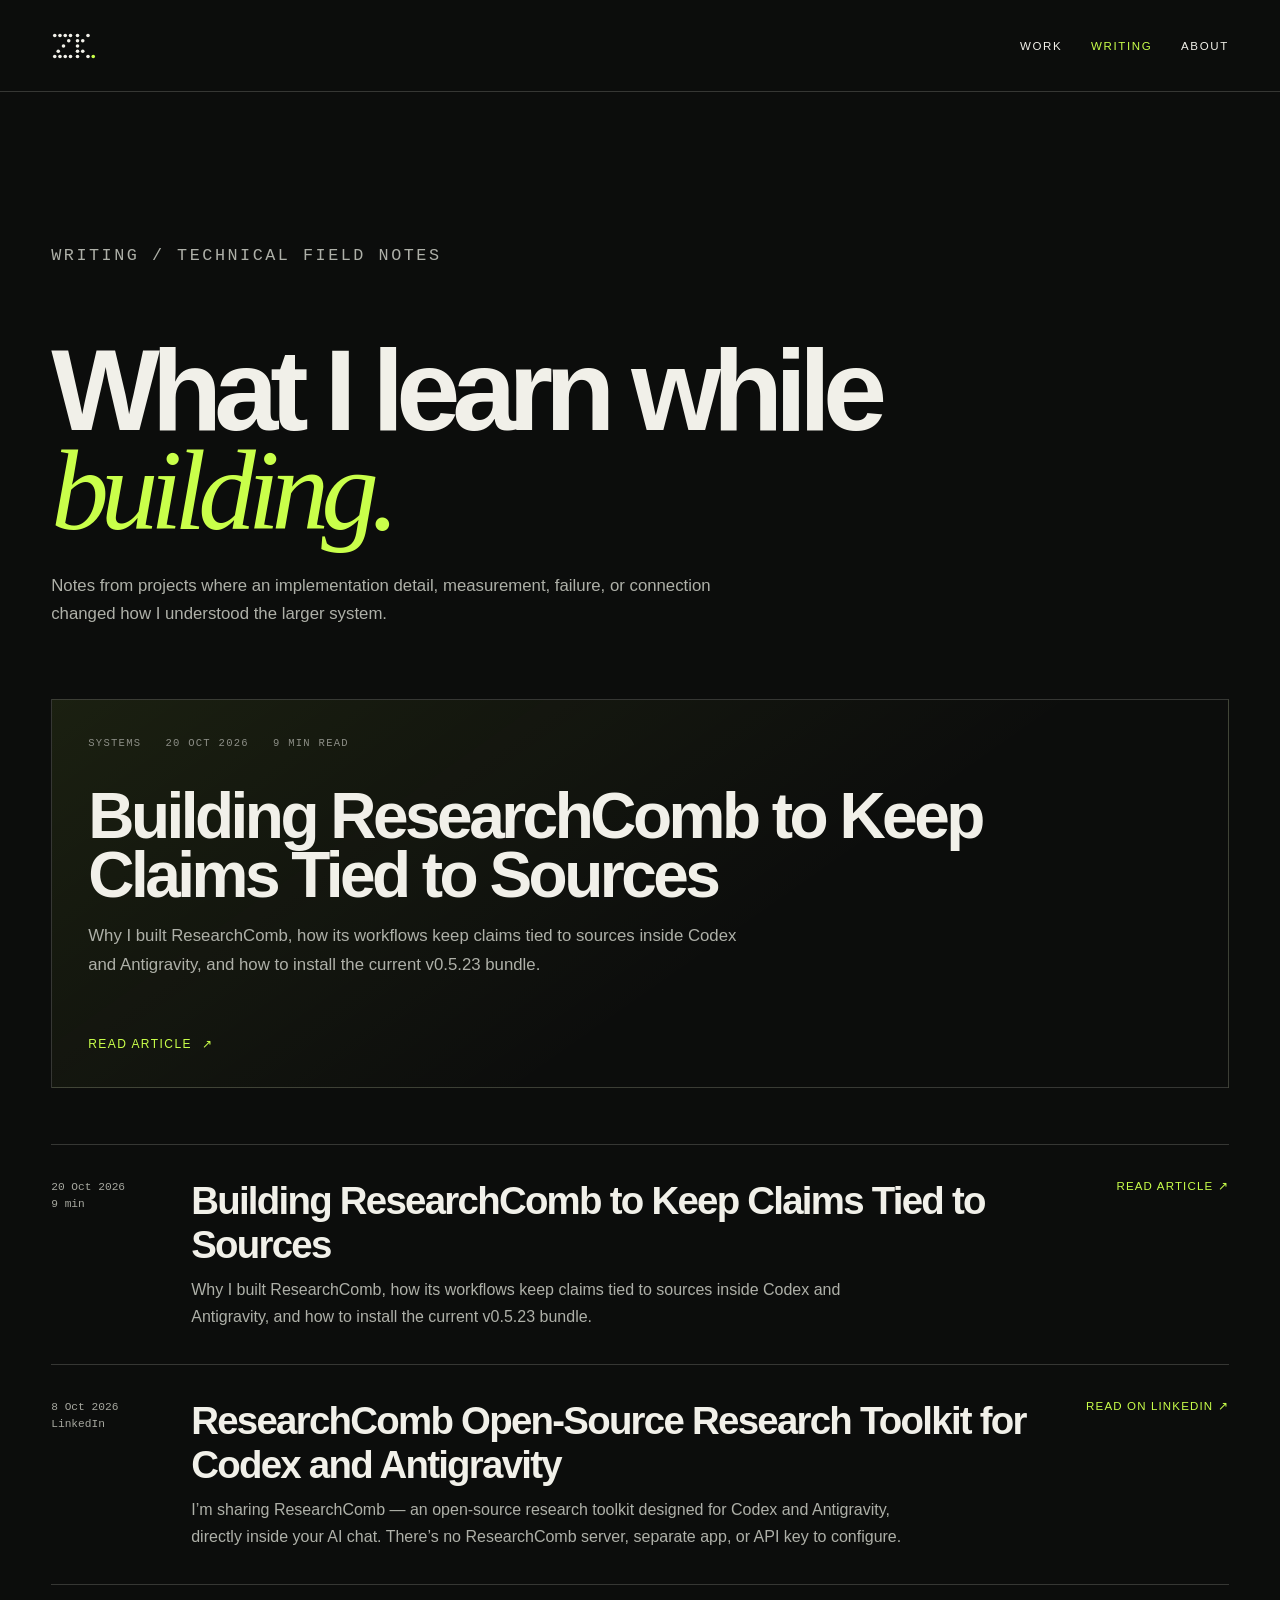
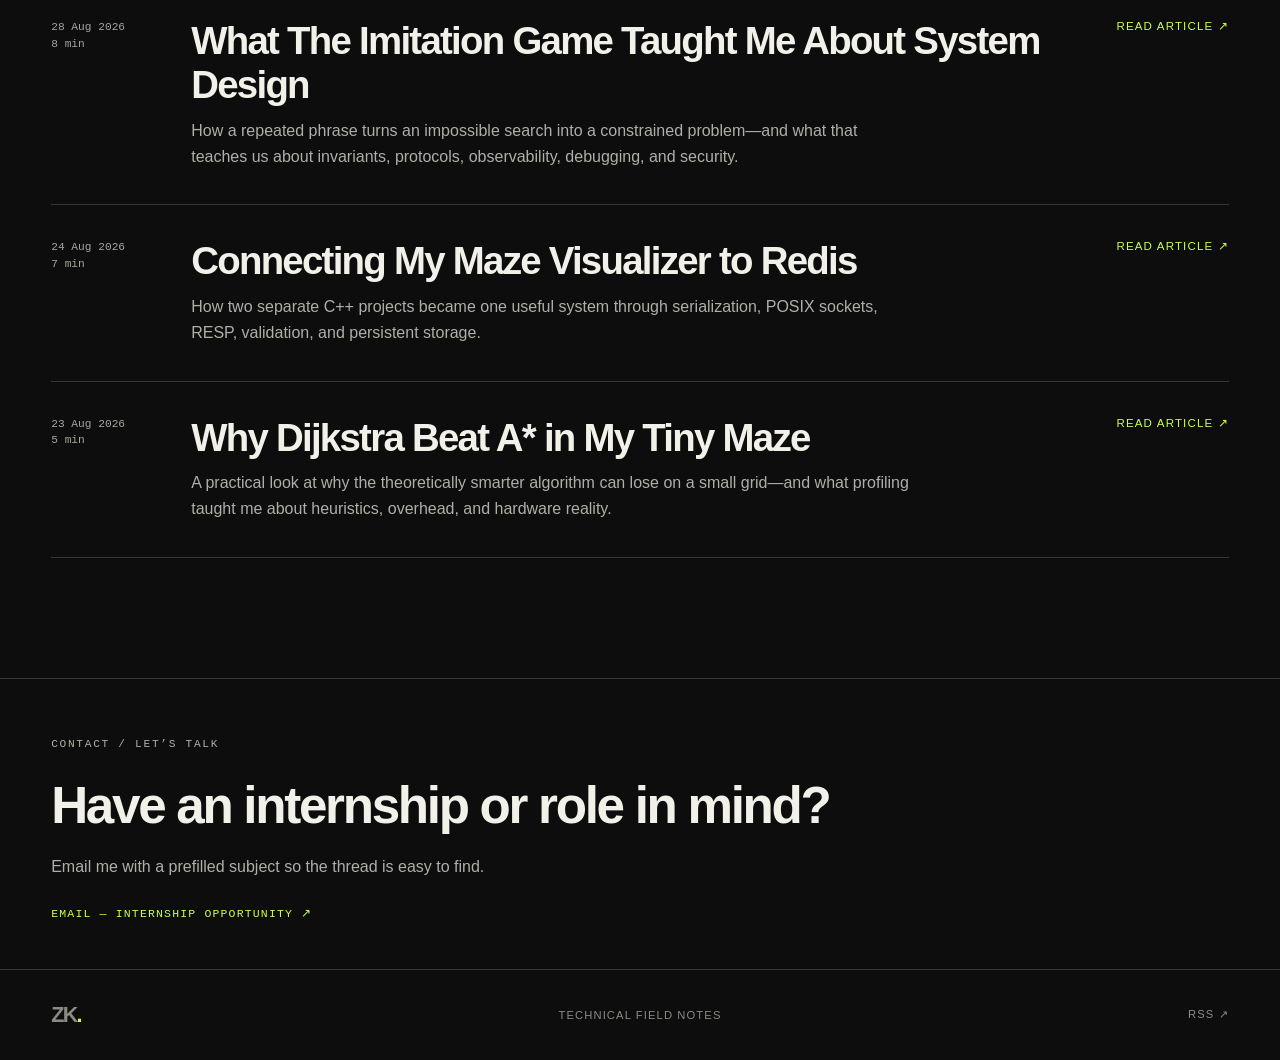
<file: writing/index.html>
<!doctype html>
<html lang="en">
<head>
  <meta charset="utf-8">
  <meta name="viewport" content="width=device-width, initial-scale=1">
  <meta http-equiv="Content-Security-Policy" content="default-src 'self'; base-uri 'self'; object-src 'none'; form-action 'self'; img-src 'self' data:; font-src 'self' data:; style-src 'self' 'unsafe-inline'; script-src 'none'; connect-src 'self'; upgrade-insecure-requests">
  <title>Writing | Zaid Khan</title>
  <meta name="description" content="Technical field notes by Zaid Khan on C++, systems programming, algorithms, emulation, networking, and learning by building.">
  <link rel="canonical" href="https://diaznakh.github.io/writing/">
  <meta property="og:title" content="Writing | Zaid Khan">
  <meta property="og:description" content="Technical field notes on C++, systems programming, algorithms, emulation, networking, and learning by building.">
  <meta property="og:type" content="website">
  <meta property="og:url" content="https://diaznakh.github.io/writing/">
  <meta property="og:site_name" content="Zaid Khan">
  <meta property="og:image" content="https://diaznakh.github.io/assets/og.png">
  <meta name="twitter:card" content="summary_large_image">
  <meta name="twitter:title" content="Writing | Zaid Khan">
  <meta name="twitter:description" content="Technical field notes on C++, systems programming, algorithms, emulation, networking, and learning by building.">
  <meta name="twitter:image" content="https://diaznakh.github.io/assets/og.png">
  <link rel="icon" type="image/png" sizes="32x32" href="../assets/favicon-32x32.png">
  <link rel="icon" type="image/png" sizes="16x16" href="../assets/favicon-16x16.png">
  <link rel="apple-touch-icon" sizes="180x180" href="../assets/apple-touch-icon.png"><link rel="alternate" type="application/rss+xml" title="Zaid Khan — Technical Field Notes" href="../rss.xml">
  <link rel="stylesheet" href="../styles.css?v=20261020-mark">
</head>
<body class="writing-index">
  <a class="skip-link" href="#latest">Skip to articles</a>
  <header class="article-header">
    <a class="wordmark" href="../" aria-label="ZK. Home"><svg class="wordmark-mark" viewBox="0 0 52 32" width="46" height="28" aria-hidden="true" focusable="false"><circle class="wordmark-dot" cx="4" cy="4" r="2.05" style="--dot-delay:8ms;--dot-s:1.55;--dot-x:-11px;--dot-y:9px"/><circle class="wordmark-dot" cx="10" cy="4" r="2.05" style="--dot-delay:36ms;--dot-s:1.8;--dot-x:-6px;--dot-y:-10px"/><circle class="wordmark-dot" cx="16" cy="4" r="2.05" style="--dot-delay:14ms;--dot-s:1.4;--dot-x:12px;--dot-y:-7px"/><circle class="wordmark-dot" cx="22" cy="4" r="2.05" style="--dot-delay:58ms;--dot-s:1.9;--dot-x:8px;--dot-y:11px"/><circle class="wordmark-dot" cx="20" cy="10" r="2.05" style="--dot-delay:22ms;--dot-s:1.65;--dot-x:14px;--dot-y:5px"/><circle class="wordmark-dot" cx="14" cy="16" r="2.05" style="--dot-delay:70ms;--dot-s:1.35;--dot-x:-9px;--dot-y:13px"/><circle class="wordmark-dot" cx="8" cy="22" r="2.05" style="--dot-delay:44ms;--dot-s:1.75;--dot-x:-13px;--dot-y:-6px"/><circle class="wordmark-dot" cx="4" cy="28" r="2.05" style="--dot-delay:18ms;--dot-s:1.5;--dot-x:-8px;--dot-y:12px"/><circle class="wordmark-dot" cx="10" cy="28" r="2.05" style="--dot-delay:82ms;--dot-s:1.85;--dot-x:7px;--dot-y:8px"/><circle class="wordmark-dot" cx="16" cy="28" r="2.05" style="--dot-delay:28ms;--dot-s:1.45;--dot-x:-5px;--dot-y:-12px"/><circle class="wordmark-dot" cx="22" cy="28" r="2.05" style="--dot-delay:64ms;--dot-s:1.7;--dot-x:11px;--dot-y:-4px"/><circle class="wordmark-dot" cx="30" cy="4" r="2.05" style="--dot-delay:40ms;--dot-s:1.6;--dot-x:6px;--dot-y:-11px"/><circle class="wordmark-dot" cx="30" cy="10" r="2.05" style="--dot-delay:12ms;--dot-s:1.3;--dot-x:-14px;--dot-y:4px"/><circle class="wordmark-dot" cx="30" cy="16" r="2.05" style="--dot-delay:76ms;--dot-s:1.95;--dot-x:9px;--dot-y:10px"/><circle class="wordmark-dot" cx="30" cy="22" r="2.05" style="--dot-delay:32ms;--dot-s:1.5;--dot-x:-7px;--dot-y:-9px"/><circle class="wordmark-dot" cx="30" cy="28" r="2.05" style="--dot-delay:54ms;--dot-s:1.72;--dot-x:13px;--dot-y:6px"/><circle class="wordmark-dot" cx="36" cy="10" r="2.05" style="--dot-delay:6ms;--dot-s:1.42;--dot-x:10px;--dot-y:-8px"/><circle class="wordmark-dot" cx="42" cy="4" r="2.05" style="--dot-delay:90ms;--dot-s:1.88;--dot-x:15px;--dot-y:7px"/><circle class="wordmark-dot" cx="36" cy="22" r="2.05" style="--dot-delay:48ms;--dot-s:1.38;--dot-x:-10px;--dot-y:9px"/><circle class="wordmark-dot" cx="42" cy="28" r="2.05" style="--dot-delay:24ms;--dot-s:1.62;--dot-x:8px;--dot-y:-13px"/><circle class="wordmark-dot accent" cx="48" cy="28" r="2.05" style="--dot-delay:100ms;--dot-s:2.05;--dot-x:12px;--dot-y:4px"/></svg></a>
    <nav aria-label="Primary navigation"><a href="../work/">Work</a><a href="./" aria-current="page">Writing</a><a href="../about/">About</a></nav>
  </header>
  <main class="writing-shell">
    <p class="eyebrow">Writing / Technical field notes</p>
    <h1>What I learn while <em>building.</em></h1>
    <p>Notes from projects where an implementation detail, measurement, failure, or connection changed how I understood the larger system.</p>
    <section class="writing-featured" id="latest" aria-label="Latest article">
<!-- generated:blog-featured:start -->
      <article class="featured-post">
        <div class="post-meta"><span>Systems</span><time datetime="2026-10-20">20 Oct 2026</time><span>9 min read</span></div>
        <h2>Building ResearchComb to Keep Claims Tied to Sources</h2>
        <p>Why I built ResearchComb, how its workflows keep claims tied to sources inside Codex and Antigravity, and how to install the current v0.5.23 bundle.</p>
        <a href="../blog/building-researchcomb.html" aria-label="Read Building ResearchComb to Keep Claims Tied to Sources">Read article <span aria-hidden="true">↗</span></a>
      </article>
<!-- generated:blog-featured:end -->
    </section>
    <section class="writing-archive" id="writing-list" aria-label="All articles">
<!-- generated:blog-archive:start -->
      <article>
        <time datetime="2026-10-20">20 Oct 2026<br>9 min</time>
        <div><h2>Building ResearchComb to Keep Claims Tied to Sources</h2><p>Why I built ResearchComb, how its workflows keep claims tied to sources inside Codex and Antigravity, and how to install the current v0.5.23 bundle.</p></div>
        <a href="../blog/building-researchcomb.html" aria-label="Read Building ResearchComb to Keep Claims Tied to Sources">Read article ↗</a>
      </article>
      <article>
        <time datetime="2026-10-08">8 Oct 2026<br>LinkedIn</time>
        <div><h2>ResearchComb Open-Source Research Toolkit for Codex and Antigravity</h2><p>I’m sharing ResearchComb — an open-source research toolkit designed for Codex and Antigravity, directly inside your AI chat. There’s no ResearchComb server, separate app, or API key to configure.</p></div>
        <a href="https://www.linkedin.com/posts/diaznakh_github-diaznakhresearchcomb-activity-7513998248806715392-v-l6" target="_blank" rel="noreferrer" aria-label="Read ResearchComb Open-Source Research Toolkit for Codex and Antigravity on LinkedIn">Read on LinkedIn ↗</a>
      </article>
      <article>
        <time datetime="2026-08-28">28 Aug 2026<br>8 min</time>
        <div><h2>What The Imitation Game Taught Me About System Design</h2><p>How a repeated phrase turns an impossible search into a constrained problem—and what that teaches us about invariants, protocols, observability, debugging, and security.</p></div>
        <a href="../blog/imitation-game-system-design.html" aria-label="Read What The Imitation Game Taught Me About System Design">Read article ↗</a>
      </article>
      <article>
        <time datetime="2026-08-24">24 Aug 2026<br>7 min</time>
        <div><h2>Connecting My Maze Visualizer to Redis</h2><p>How two separate C++ projects became one useful system through serialization, POSIX sockets, RESP, validation, and persistent storage.</p></div>
        <a href="../blog/maze-redis-integration.html" aria-label="Read Connecting My Maze Visualizer to Redis">Read article ↗</a>
      </article>
      <article>
        <time datetime="2026-08-23">23 Aug 2026<br>5 min</time>
        <div><h2>Why Dijkstra Beat A* in My Tiny Maze</h2><p>A practical look at why the theoretically smarter algorithm can lose on a small grid—and what profiling taught me about heuristics, overhead, and hardware reality.</p></div>
        <a href="../blog/astar-vs-dijkstra.html" aria-label="Read Why Dijkstra Beat A* in My Tiny Maze">Read article ↗</a>
      </article>
<!-- generated:blog-archive:end -->
    </section>
  </main>
  <aside class="contact-prompt" aria-label="Contact">
    <p class="eyebrow">Contact / Let’s talk</p>
    <h2>Have an internship or role in mind?</h2>
    <p>Email me with a prefilled subject so the thread is easy to find.</p>
    <a href="mailto:diaznakh@gmail.com?subject=Internship%20opportunity">Email — Internship opportunity ↗</a>
  </aside>
  <footer><a class="wordmark" href="../">ZK<span>.</span></a><p>Technical field notes</p><a href="../rss.xml">RSS ↗</a></footer>
</body>
</html>
</file>
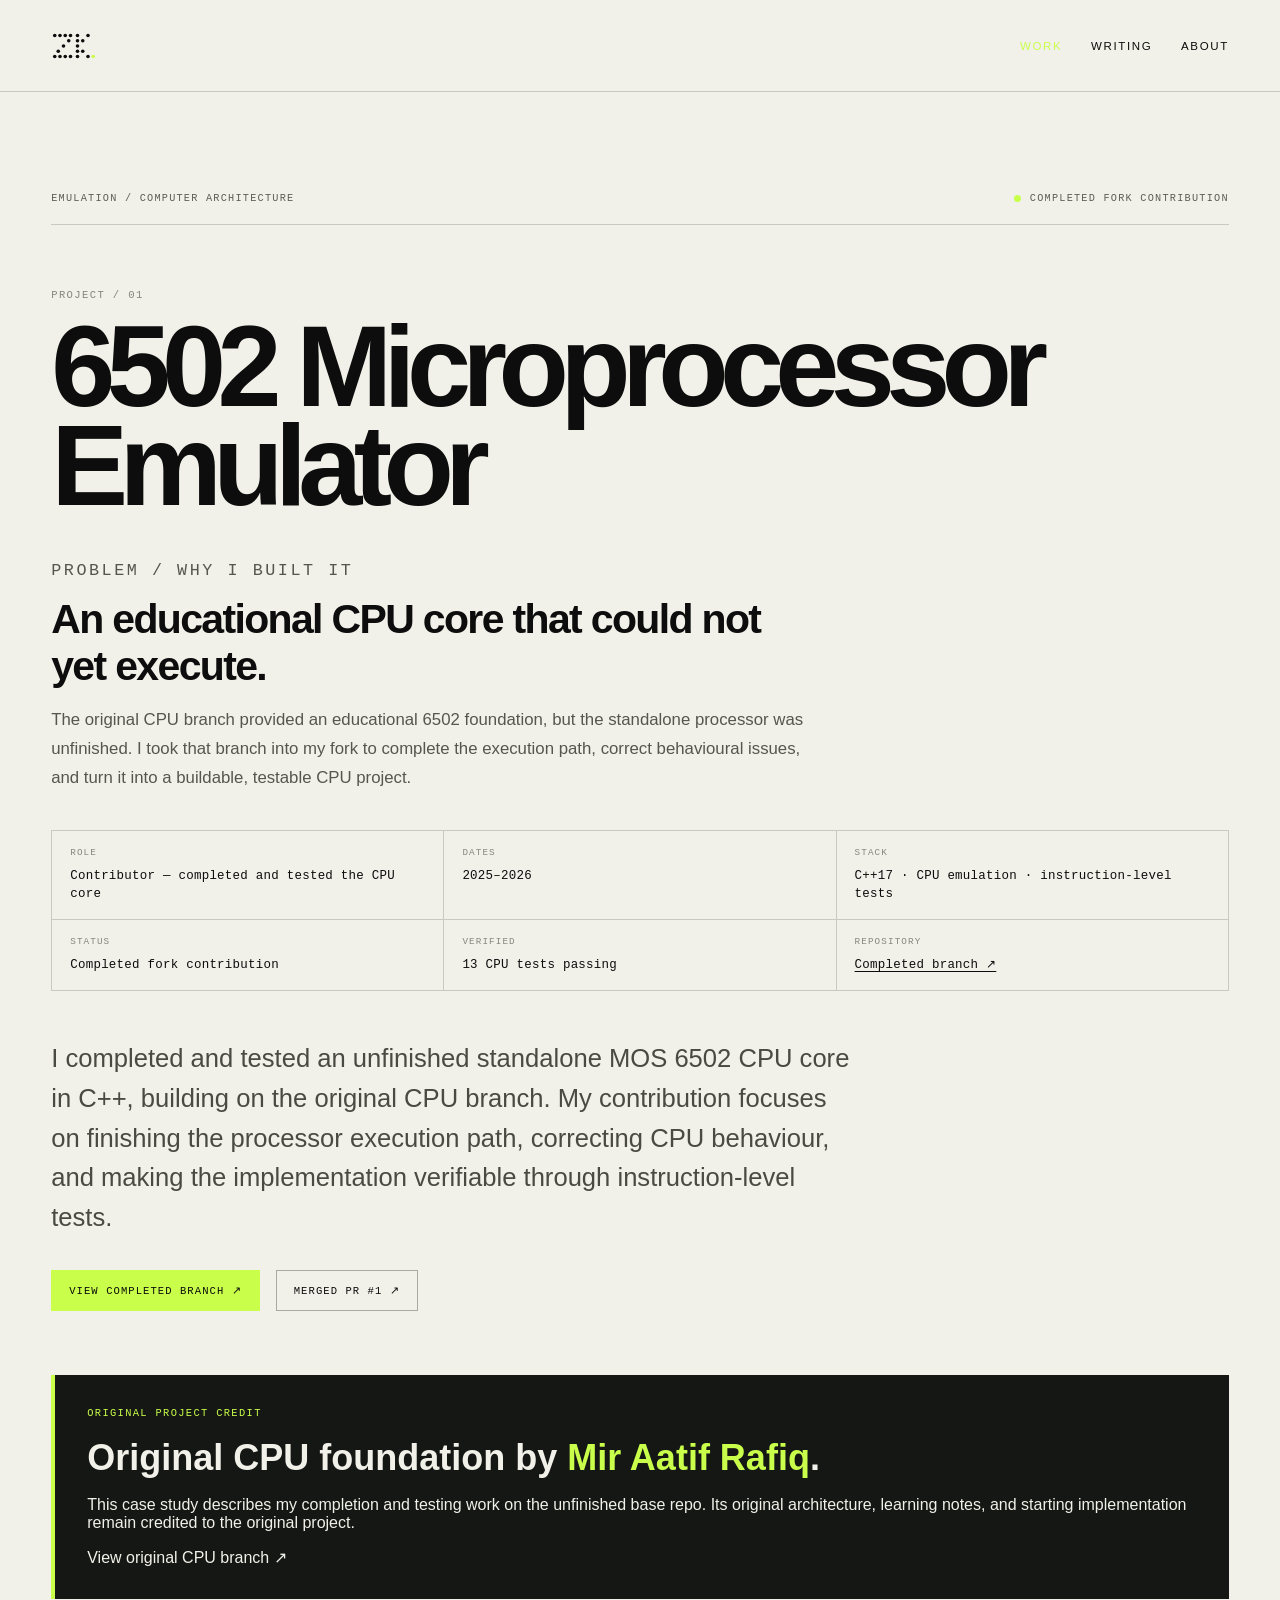
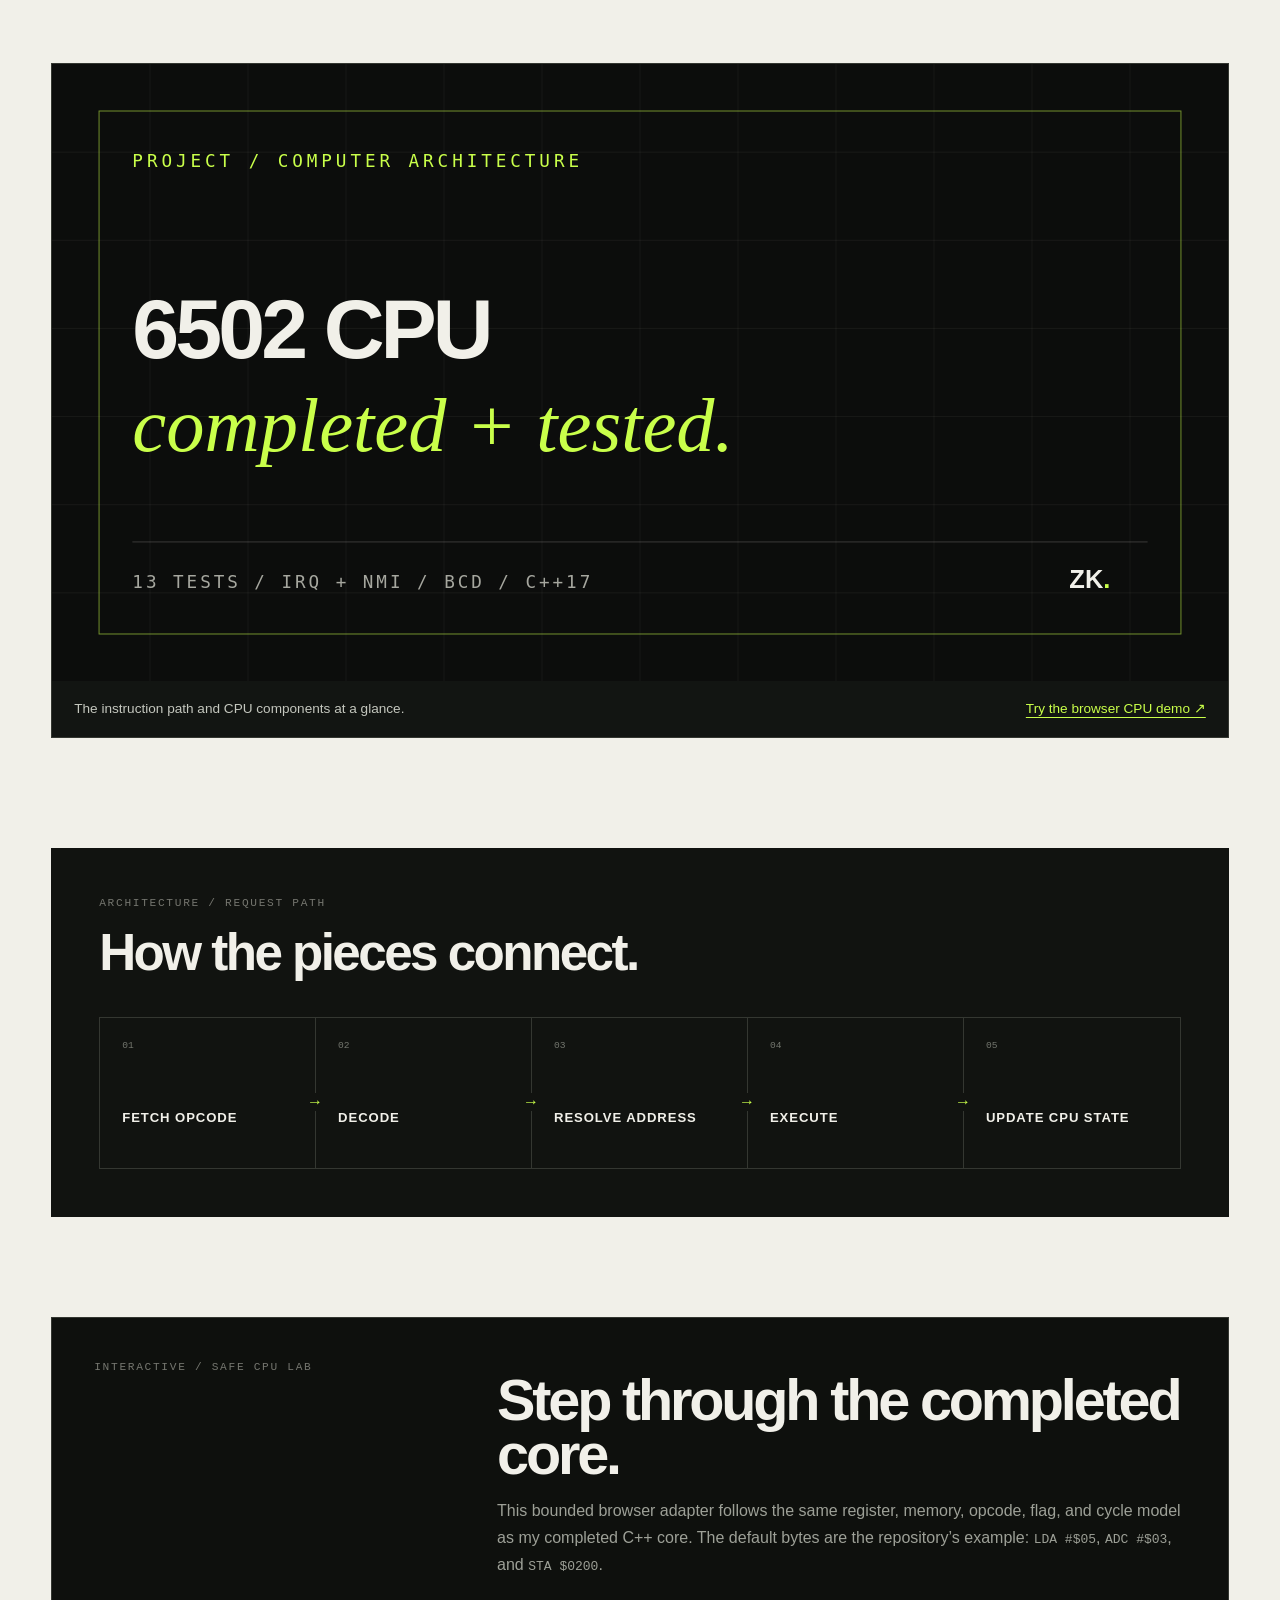
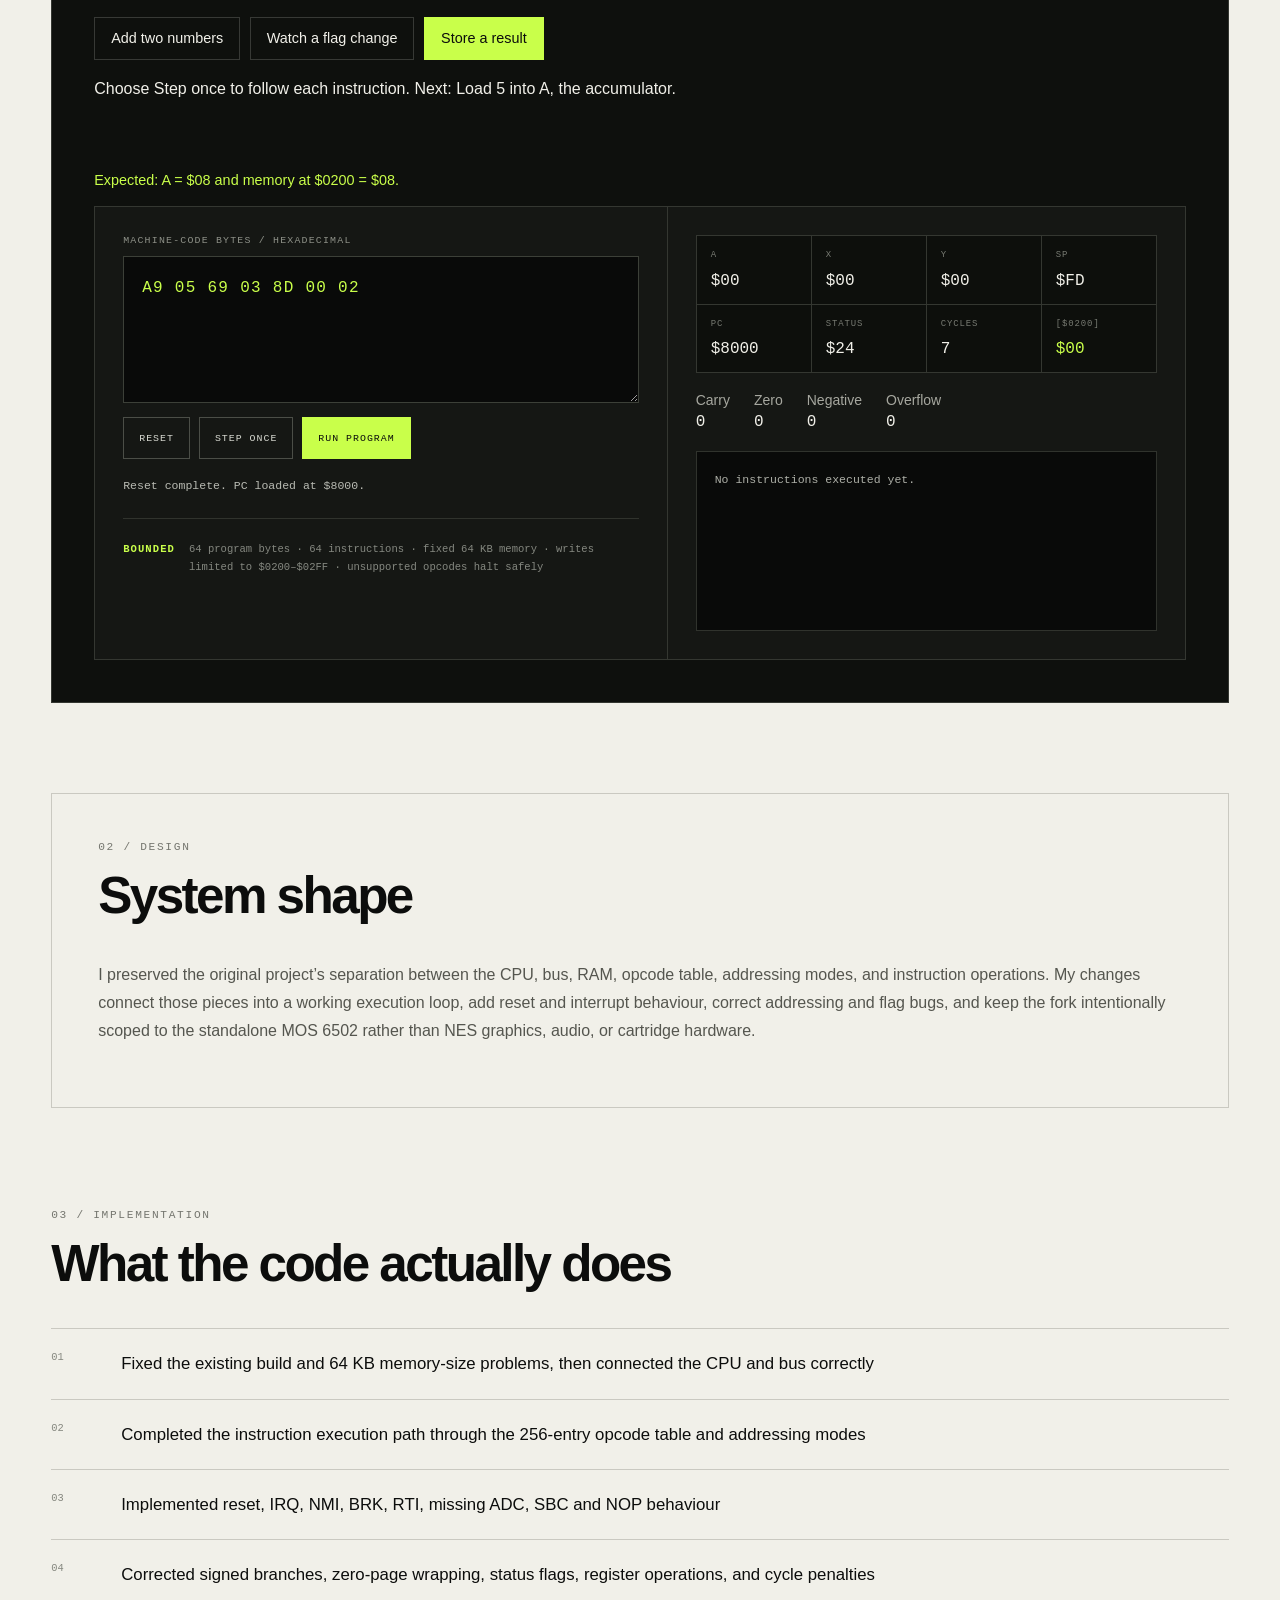
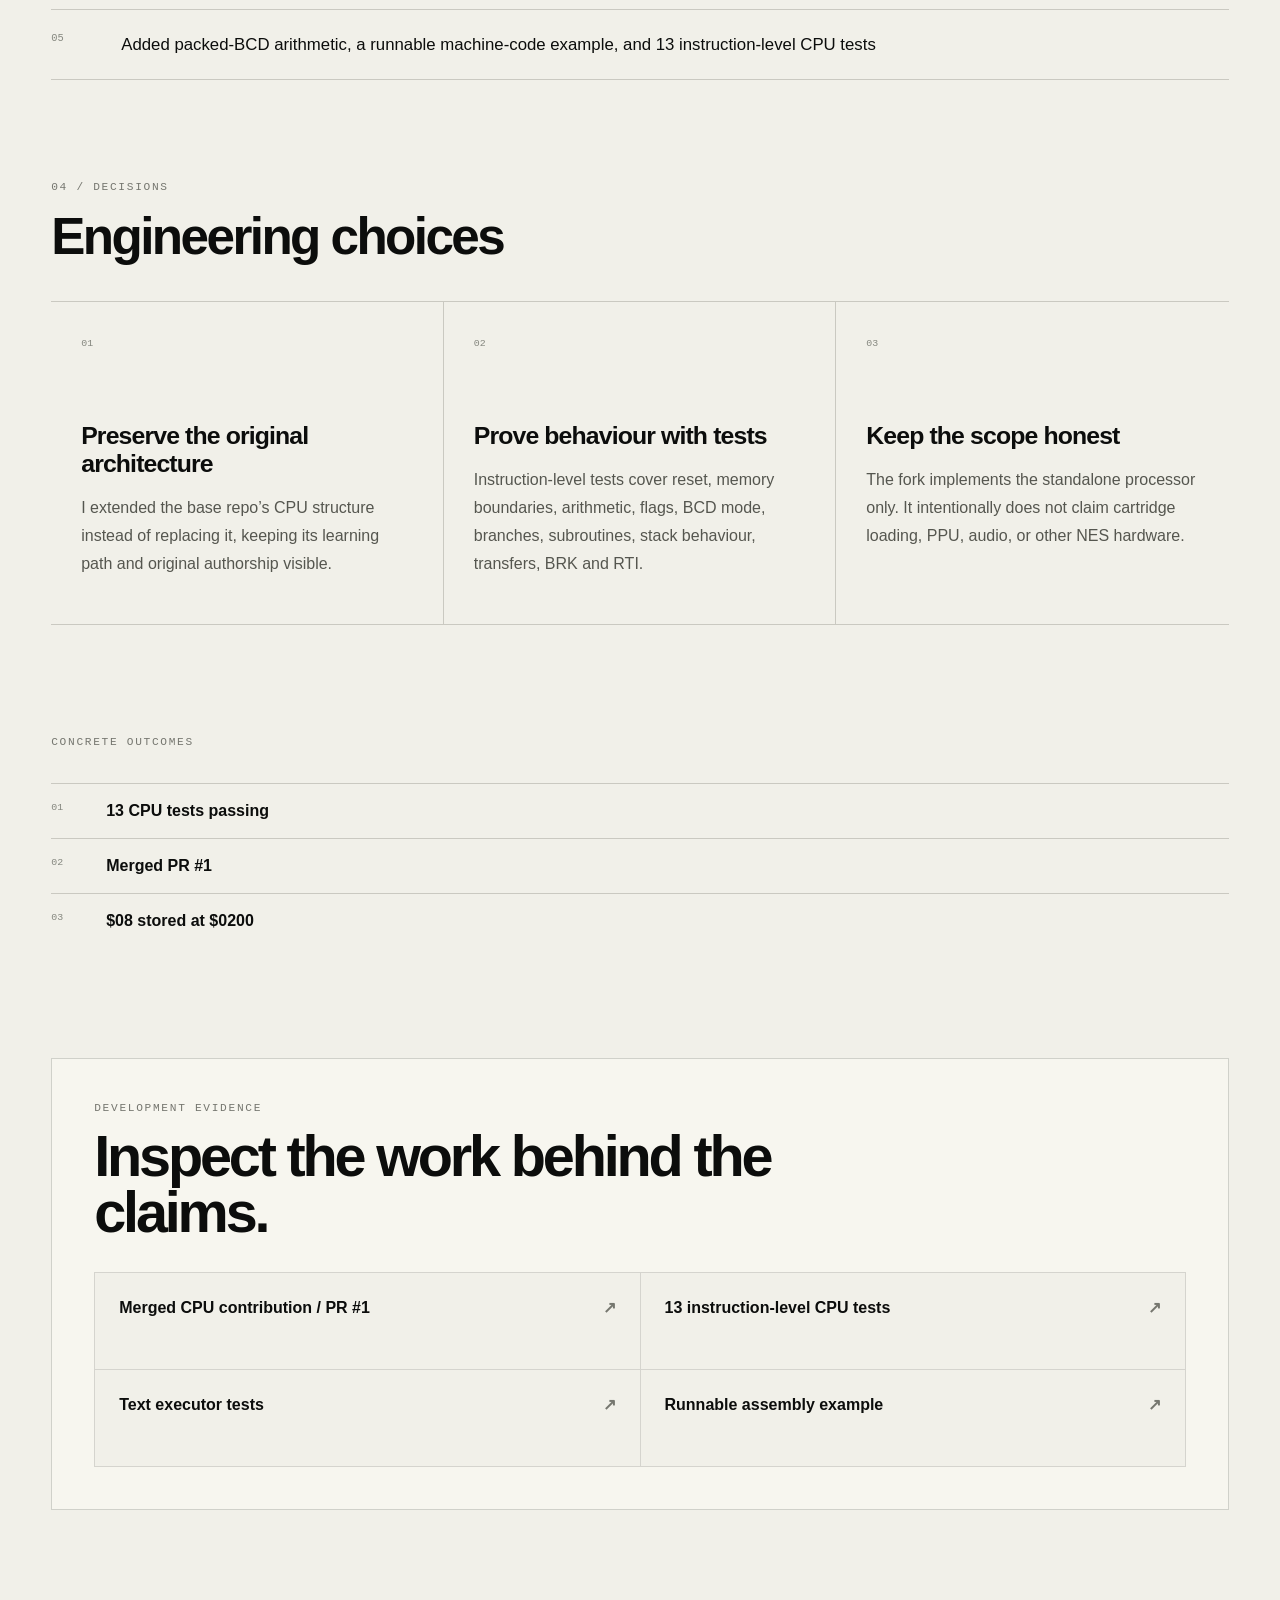
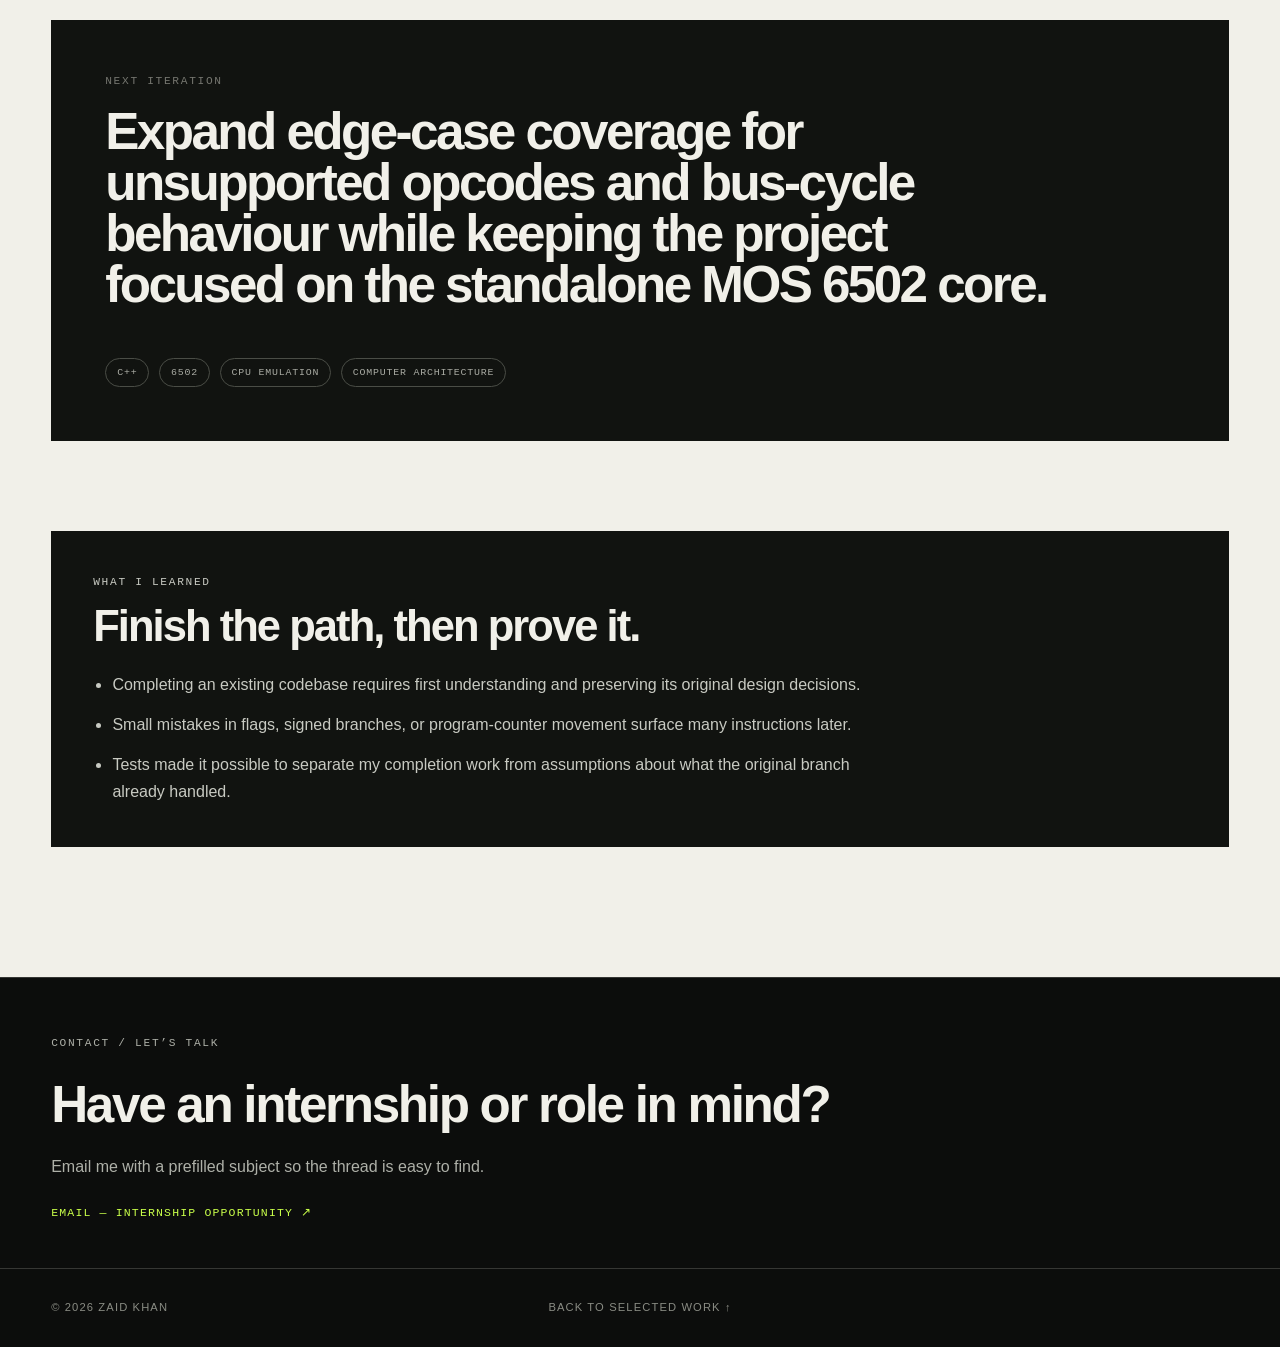
<file: projects/6502-emulator/index.html>
<!doctype html>
<html lang="en">
<head>
<meta charset="utf-8">
<meta name="viewport" content="width=device-width, initial-scale=1">
<meta http-equiv="Content-Security-Policy" content="default-src 'self'; base-uri 'self'; object-src 'none'; form-action 'self'; img-src 'self' data:; font-src 'self' data:; style-src 'self' 'unsafe-inline'; script-src 'self' 'sha256-llwTEb1Mgf2vfmol9SYwhNxKoZEjA/TyydA93Ta/J4A='; connect-src 'self'; upgrade-insecure-requests">
<title>6502 Microprocessor Emulator | Zaid Khan</title>
<meta name="description" content="A standalone MOS 6502 CPU core completed and tested in C++ by Zaid Khan, extending the original unfinished CPU branch created by Mir Aatif Rafiq.">
<link rel="canonical" href="https://diaznakh.github.io/projects/6502-emulator/">
<meta property="og:title" content="6502 Microprocessor Emulator | Zaid Khan">
<meta property="og:description" content="Completing and testing an unfinished standalone MOS 6502 CPU core in C++, with credit to original author Mir Aatif Rafiq.">
<meta property="og:type" content="article">
<meta property="og:url" content="https://diaznakh.github.io/projects/6502-emulator/">
<meta property="og:image" content="https://diaznakh.github.io/assets/og-project-6502.png">
  <meta property="og:image:type" content="image/png">
  <meta property="og:image:width" content="1200">
  <meta property="og:image:height" content="630">
  <meta property="og:image:alt" content="6502 Microprocessor Emulator — completed and tested MOS 6502 CPU core by Zaid Khan">
<meta name="twitter:card" content="summary_large_image">
<meta name="twitter:title" content="6502 Microprocessor Emulator | Zaid Khan">
<meta name="twitter:description" content="Completing and testing an unfinished standalone MOS 6502 CPU core in C++, with credit to original author Mir Aatif Rafiq.">
<meta name="twitter:image" content="https://diaznakh.github.io/assets/og-project-6502.png">
<link rel="icon" type="image/png" sizes="32x32" href="../../assets/favicon-32x32.png">
  <link rel="icon" type="image/png" sizes="16x16" href="../../assets/favicon-16x16.png">
  <link rel="apple-touch-icon" sizes="180x180" href="../../assets/apple-touch-icon.png"><link rel="stylesheet" href="../../styles.css?v=20261020-mark">
<script type="application/ld+json">{"@context":"https://schema.org","@type":"SoftwareSourceCode","name":"6502 Microprocessor Emulator","description":"A standalone MOS 6502 CPU core completed and tested in C++ by Zaid Khan, extending the original unfinished CPU branch created by Mir Aatif Rafiq.","codeRepository":"https://github.com/diaznakh/NES-Emulator-in-Cpp","programmingLanguage":"C++","author":{"@type":"Person","name":"Zaid Khan","url":"https://diaznakh.github.io/"},"contributor":{"@type":"Person","name":"Mir Aatif Rafiq","url":"https://github.com/Mir-Aatif-Rafiq/NES-Emulator-in-Cpp/tree/CPU"},"isBasedOn":"https://github.com/Mir-Aatif-Rafiq/NES-Emulator-in-Cpp/tree/CPU"}</script>
</head>
<body>
<main class="project-page project-page-lime">
<header class="article-header">
<a class="wordmark" href="../../" aria-label="ZK. Home"><svg class="wordmark-mark" viewBox="0 0 52 32" width="46" height="28" aria-hidden="true" focusable="false"><circle class="wordmark-dot" cx="4" cy="4" r="2.05" style="--dot-delay:8ms;--dot-s:1.55;--dot-x:-11px;--dot-y:9px"/><circle class="wordmark-dot" cx="10" cy="4" r="2.05" style="--dot-delay:36ms;--dot-s:1.8;--dot-x:-6px;--dot-y:-10px"/><circle class="wordmark-dot" cx="16" cy="4" r="2.05" style="--dot-delay:14ms;--dot-s:1.4;--dot-x:12px;--dot-y:-7px"/><circle class="wordmark-dot" cx="22" cy="4" r="2.05" style="--dot-delay:58ms;--dot-s:1.9;--dot-x:8px;--dot-y:11px"/><circle class="wordmark-dot" cx="20" cy="10" r="2.05" style="--dot-delay:22ms;--dot-s:1.65;--dot-x:14px;--dot-y:5px"/><circle class="wordmark-dot" cx="14" cy="16" r="2.05" style="--dot-delay:70ms;--dot-s:1.35;--dot-x:-9px;--dot-y:13px"/><circle class="wordmark-dot" cx="8" cy="22" r="2.05" style="--dot-delay:44ms;--dot-s:1.75;--dot-x:-13px;--dot-y:-6px"/><circle class="wordmark-dot" cx="4" cy="28" r="2.05" style="--dot-delay:18ms;--dot-s:1.5;--dot-x:-8px;--dot-y:12px"/><circle class="wordmark-dot" cx="10" cy="28" r="2.05" style="--dot-delay:82ms;--dot-s:1.85;--dot-x:7px;--dot-y:8px"/><circle class="wordmark-dot" cx="16" cy="28" r="2.05" style="--dot-delay:28ms;--dot-s:1.45;--dot-x:-5px;--dot-y:-12px"/><circle class="wordmark-dot" cx="22" cy="28" r="2.05" style="--dot-delay:64ms;--dot-s:1.7;--dot-x:11px;--dot-y:-4px"/><circle class="wordmark-dot" cx="30" cy="4" r="2.05" style="--dot-delay:40ms;--dot-s:1.6;--dot-x:6px;--dot-y:-11px"/><circle class="wordmark-dot" cx="30" cy="10" r="2.05" style="--dot-delay:12ms;--dot-s:1.3;--dot-x:-14px;--dot-y:4px"/><circle class="wordmark-dot" cx="30" cy="16" r="2.05" style="--dot-delay:76ms;--dot-s:1.95;--dot-x:9px;--dot-y:10px"/><circle class="wordmark-dot" cx="30" cy="22" r="2.05" style="--dot-delay:32ms;--dot-s:1.5;--dot-x:-7px;--dot-y:-9px"/><circle class="wordmark-dot" cx="30" cy="28" r="2.05" style="--dot-delay:54ms;--dot-s:1.72;--dot-x:13px;--dot-y:6px"/><circle class="wordmark-dot" cx="36" cy="10" r="2.05" style="--dot-delay:6ms;--dot-s:1.42;--dot-x:10px;--dot-y:-8px"/><circle class="wordmark-dot" cx="42" cy="4" r="2.05" style="--dot-delay:90ms;--dot-s:1.88;--dot-x:15px;--dot-y:7px"/><circle class="wordmark-dot" cx="36" cy="22" r="2.05" style="--dot-delay:48ms;--dot-s:1.38;--dot-x:-10px;--dot-y:9px"/><circle class="wordmark-dot" cx="42" cy="28" r="2.05" style="--dot-delay:24ms;--dot-s:1.62;--dot-x:8px;--dot-y:-13px"/><circle class="wordmark-dot accent" cx="48" cy="28" r="2.05" style="--dot-delay:100ms;--dot-s:2.05;--dot-x:12px;--dot-y:4px"/></svg></a>
<nav aria-label="Primary navigation"><a href="../../work/" aria-current="page">Work</a><a href="../../writing/">Writing</a><a href="../../about/">About</a></nav>
</header>
<article class="project-shell">
<div class="project-case-meta">
<span>Emulation / Computer architecture</span>
<span class="project-case-status">Completed fork contribution</span>
</div>
<p class="project-case-number">Project / 01</p>
<h1>6502 Microprocessor Emulator</h1>
<section class="case-problem">
<p class="eyebrow">Problem / Why I built it</p>
<h2>An educational CPU core that could not yet execute.</h2>
<p>The original CPU branch provided an educational 6502 foundation, but the standalone processor was unfinished. I took that branch into my fork to complete the execution path, correct behavioural issues, and turn it into a buildable, testable CPU project.</p>
</section>
<dl class="case-facts">
<div><dt>Role</dt><dd>Contributor — completed and tested the CPU core</dd></div>
<div><dt>Dates</dt><dd>2025–2026</dd></div>
<div><dt>Stack</dt><dd>C++17 · CPU emulation · instruction-level tests</dd></div>
<div><dt>Status</dt><dd>Completed fork contribution</dd></div>
<div><dt>Verified</dt><dd>13 CPU tests passing</dd></div>
<div><dt>Repository</dt><dd><a href="https://github.com/diaznakh/NES-Emulator-in-Cpp/tree/my-cpu-changes" target="_blank" rel="noreferrer">Completed branch ↗</a></dd></div>
</dl>
<p class="project-case-lede">I completed and tested an unfinished standalone MOS 6502 CPU core in C++, building on the <a href="https://github.com/Mir-Aatif-Rafiq/NES-Emulator-in-Cpp/tree/CPU" target="_blank" rel="noreferrer">original CPU branch</a>. My contribution focuses on finishing the processor execution path, correcting CPU behaviour, and making the implementation verifiable through instruction-level tests.</p>
<div class="project-case-actions">
<a href="https://github.com/diaznakh/NES-Emulator-in-Cpp/tree/my-cpu-changes" target="_blank" rel="noreferrer">View completed branch ↗</a>
<a href="https://github.com/Mir-Aatif-Rafiq/NES-Emulator-in-Cpp/pull/1" target="_blank" rel="noreferrer">Merged PR #1 ↗</a>
</div>
<aside class="article-callout">
<span>Original project credit</span>
<strong>Original CPU foundation by <a class="credit-name" href="https://github.com/Mir-Aatif-Rafiq/NES-Emulator-in-Cpp/tree/CPU" target="_blank" rel="noreferrer">Mir Aatif Rafiq</a>.</strong>
<p>This case study describes my completion and testing work on the unfinished base repo. Its original architecture, learning notes, and starting implementation remain credited to the original project.</p>
<a href="https://github.com/Mir-Aatif-Rafiq/NES-Emulator-in-Cpp/tree/CPU" target="_blank" rel="noreferrer">View original CPU branch ↗</a>
</aside>
<figure class="case-preview"><img src="../../assets/og-project-6502.svg" alt="" width="1200" height="630" decoding="async"><figcaption>The instruction path and CPU components at a glance. <a href="#cpu-lab-title">Try the browser CPU demo ↗</a></figcaption></figure>
<section class="case-architecture" aria-labelledby="architecture-title">
<p class="eyebrow">Architecture / Request path</p>
<h2 id="architecture-title">How the pieces connect.</h2>
<ol>
<li>
<span>01</span>
<strong>Fetch opcode</strong>
</li>
<li>
<span>02</span>
<strong>Decode</strong>
</li>
<li>
<span>03</span>
<strong>Resolve address</strong>
</li>
<li>
<span>04</span>
<strong>Execute</strong>
</li>
<li>
<span>05</span>
<strong>Update CPU state</strong>
</li>
</ol>
</section>
<section class="cpu-lab" data-cpu-demo aria-labelledby="cpu-lab-title">
<div class="cpu-lab-heading">
<p class="eyebrow">Interactive / Safe CPU lab</p>
<div>
<h2 id="cpu-lab-title">Step through the completed core.</h2>
<p>This bounded browser adapter follows the same register, memory, opcode, flag, and cycle model as my completed C++ core. The default bytes are the repository’s example: <code>LDA #$05</code>, <code>ADC #$03</code>, and <code>STA $0200</code>.</p>
</div>
</div>
<div class="cpu-examples" role="group" aria-label="Guided CPU examples">
  <button type="button" data-cpu-example="add" aria-pressed="false">Add two numbers</button>
  <button type="button" data-cpu-example="flags" aria-pressed="false">Watch a flag change</button>
  <button type="button" data-cpu-example="store" aria-pressed="true">Store a result</button>
</div>
<p class="cpu-guide" data-cpu-guide aria-live="polite">Choose Step once to follow each instruction.</p>
<p class="cpu-expected" data-cpu-expected>Expected: A = $08 and memory at $0200 = $08.</p>
<div class="cpu-lab-grid">
<div class="cpu-lab-panel">
<label for="cpu-program">Machine-code bytes / hexadecimal</label>
<textarea id="cpu-program" class="cpu-program-input" data-cpu-program maxlength="256" rows="4" spellcheck="false" autocomplete="off" aria-describedby="cpu-safety">A9 05 69 03 8D 00 02</textarea>
<div class="cpu-lab-controls">
<button type="button" data-cpu-reset>Reset</button>
<button type="button" data-cpu-step>Step once</button>
<button class="primary" type="button" data-cpu-run>Run program</button>
</div>
<p class="cpu-lab-status" data-cpu-status aria-live="polite">Preparing CPU…</p>
<p class="cpu-safety-note" id="cpu-safety">
<strong>Bounded</strong>
<span>64 program bytes · 64 instructions · fixed 64 KB memory · writes limited to $0200–$02FF · unsupported opcodes halt safely</span>
</p>
</div>
<div class="cpu-lab-panel">
<dl class="cpu-registers">
<div>
<dt>A</dt>
<dd data-register="A">$00</dd>
</div>
<div>
<dt>X</dt>
<dd data-register="X">$00</dd>
</div>
<div>
<dt>Y</dt>
<dd data-register="Y">$00</dd>
</div>
<div>
<dt>SP</dt>
<dd data-register="SP">$FD</dd>
</div>
<div>
<dt>PC</dt>
<dd data-register="PC">$8000</dd>
</div>
<div>
<dt>Status</dt>
<dd data-register="STATUS">$24</dd>
</div>
<div>
<dt>Cycles</dt>
<dd data-register="cycles">7</dd>
</div>
<div class="cpu-output">
<dt>[$0200]</dt>
<dd data-register="output">$00</dd>
</div>
</dl>
<dl class="cpu-flags" aria-label="CPU flags">
  <div><dt>Carry</dt><dd data-cpu-flag="C">0</dd></div>
  <div><dt>Zero</dt><dd data-cpu-flag="Z">0</dd></div>
  <div><dt>Negative</dt><dd data-cpu-flag="N">0</dd></div>
  <div><dt>Overflow</dt><dd data-cpu-flag="V">0</dd></div>
</dl>
<pre class="cpu-trace" data-cpu-trace aria-label="Instruction trace">No instructions executed yet.</pre>
</div>
</div>
</section>
<div class="case-story-grid">
<section>
<p class="eyebrow">02 / Design</p>
<h2>System shape</h2>
<p>I preserved the original project’s separation between the CPU, bus, RAM, opcode table, addressing modes, and instruction operations. My changes connect those pieces into a working execution loop, add reset and interrupt behaviour, correct addressing and flag bugs, and keep the fork intentionally scoped to the standalone MOS 6502 rather than NES graphics, audio, or cartridge hardware.</p>
</section>
</div>
<section class="case-detail-section">
<p class="eyebrow">03 / Implementation</p>
<h2>What the code actually does</h2>
<ul class="case-implementation">
<li>
<span>01</span>
<p>Fixed the existing build and 64 KB memory-size problems, then connected the CPU and bus correctly</p>
</li>
<li>
<span>02</span>
<p>Completed the instruction execution path through the 256-entry opcode table and addressing modes</p>
</li>
<li>
<span>03</span>
<p>Implemented reset, IRQ, NMI, BRK, RTI, missing ADC, SBC and NOP behaviour</p>
</li>
<li>
<span>04</span>
<p>Corrected signed branches, zero-page wrapping, status flags, register operations, and cycle penalties</p>
</li>
<li>
<span>05</span>
<p>Added packed-BCD arithmetic, a runnable machine-code example, and 13 instruction-level CPU tests</p>
</li>
</ul>
</section>
<section class="case-detail-section">
<p class="eyebrow">04 / Decisions</p>
<h2>Engineering choices</h2>
<div class="case-decisions">
<article>
<span>01</span>
<h3>Preserve the original architecture</h3>
<p>I extended the base repo’s CPU structure instead of replacing it, keeping its learning path and original authorship visible.</p>
</article>
<article>
<span>02</span>
<h3>Prove behaviour with tests</h3>
<p>Instruction-level tests cover reset, memory boundaries, arithmetic, flags, BCD mode, branches, subroutines, stack behaviour, transfers, BRK and RTI.</p>
</article>
<article>
<span>03</span>
<h3>Keep the scope honest</h3>
<p>The fork implements the standalone processor only. It intentionally does not claim cartridge loading, PPU, audio, or other NES hardware.</p>
</article>
</div>
</section>
<section class="case-results">
<div>
<p class="eyebrow">Concrete outcomes</p>
<dl>
<div>
<dt>01</dt>
<dd>13 CPU tests passing</dd>
</div>
<div>
<dt>02</dt>
<dd>Merged PR #1</dd>
</div>
<div>
<dt>03</dt>
<dd>$08 stored at $0200</dd>
</div>
</dl>
</div>
</section>
<section class="case-evidence">
<p class="eyebrow">Development evidence</p>
<h2>Inspect the work behind the claims.</h2>
<ul class="case-evidence-list">
<li>
<a href="https://github.com/Mir-Aatif-Rafiq/NES-Emulator-in-Cpp/pull/1" target="_blank" rel="noreferrer">Merged CPU contribution / PR #1</a>
</li>
<li>
<a href="https://github.com/diaznakh/NES-Emulator-in-Cpp/blob/my-cpu-changes/tests/test_cpu.cpp" target="_blank" rel="noreferrer">13 instruction-level CPU tests</a>
</li>
<li>
<a href="https://github.com/diaznakh/NES-Emulator-in-Cpp/blob/my-cpu-changes/tests/test_executor.cpp" target="_blank" rel="noreferrer">Text executor tests</a>
</li>
<li>
<a href="https://github.com/diaznakh/NES-Emulator-in-Cpp/blob/my-cpu-changes/examples/add_and_store.asm" target="_blank" rel="noreferrer">Runnable assembly example</a>
</li>
</ul>
</section>
<section class="case-next">
<p class="eyebrow">Next iteration</p>
<h2>Expand edge-case coverage for unsupported opcodes and bus-cycle behaviour while keeping the project focused on the standalone MOS 6502 core.</h2>
<div>
<span>C++</span>
<span>6502</span>
<span>CPU Emulation</span>
<span>Computer Architecture</span>
</div>
</section>
<section class="case-learned">
<p class="eyebrow">What I learned</p>
<h2>Finish the path, then prove it.</h2>
<ul>
<li>Completing an existing codebase requires first understanding and preserving its original design decisions.</li>
<li>Small mistakes in flags, signed branches, or program-counter movement surface many instructions later.</li>
<li>Tests made it possible to separate my completion work from assumptions about what the original branch already handled.</li>
</ul>
</section>
</article>
<aside class="contact-prompt" aria-label="Contact">
<p class="eyebrow">Contact / Let’s talk</p>
<h2>Have an internship or role in mind?</h2>
<p>Email me with a prefilled subject so the thread is easy to find.</p>
<a href="mailto:diaznakh@gmail.com?subject=Internship%20opportunity">Email — Internship opportunity ↗</a>
</aside>
<footer class="article-footer">
<p>© 2026 Zaid Khan</p>
<a href="../../work/">Back to selected work ↑</a>
</footer>
</main>
<script src="../../cpu-demo.js?v=20260906-guides" defer>
</script>
</body>
</html>
</file>
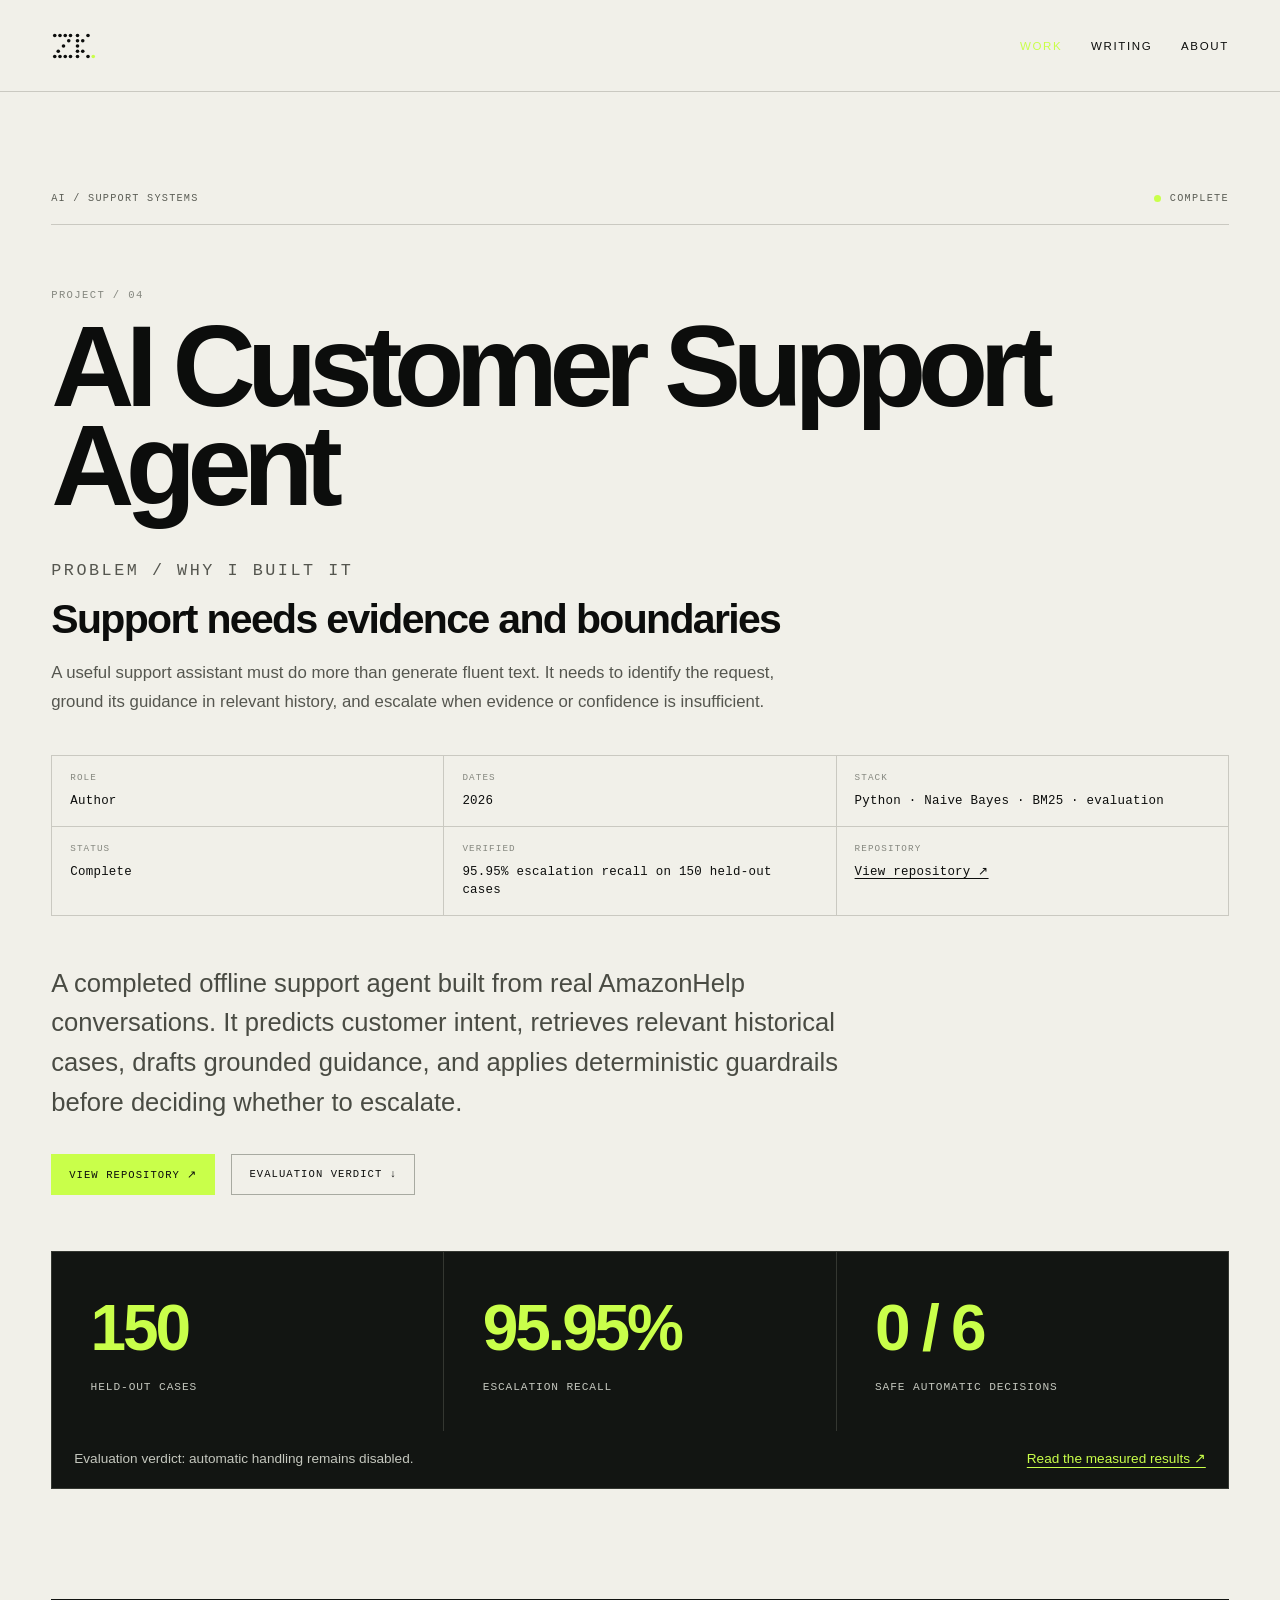
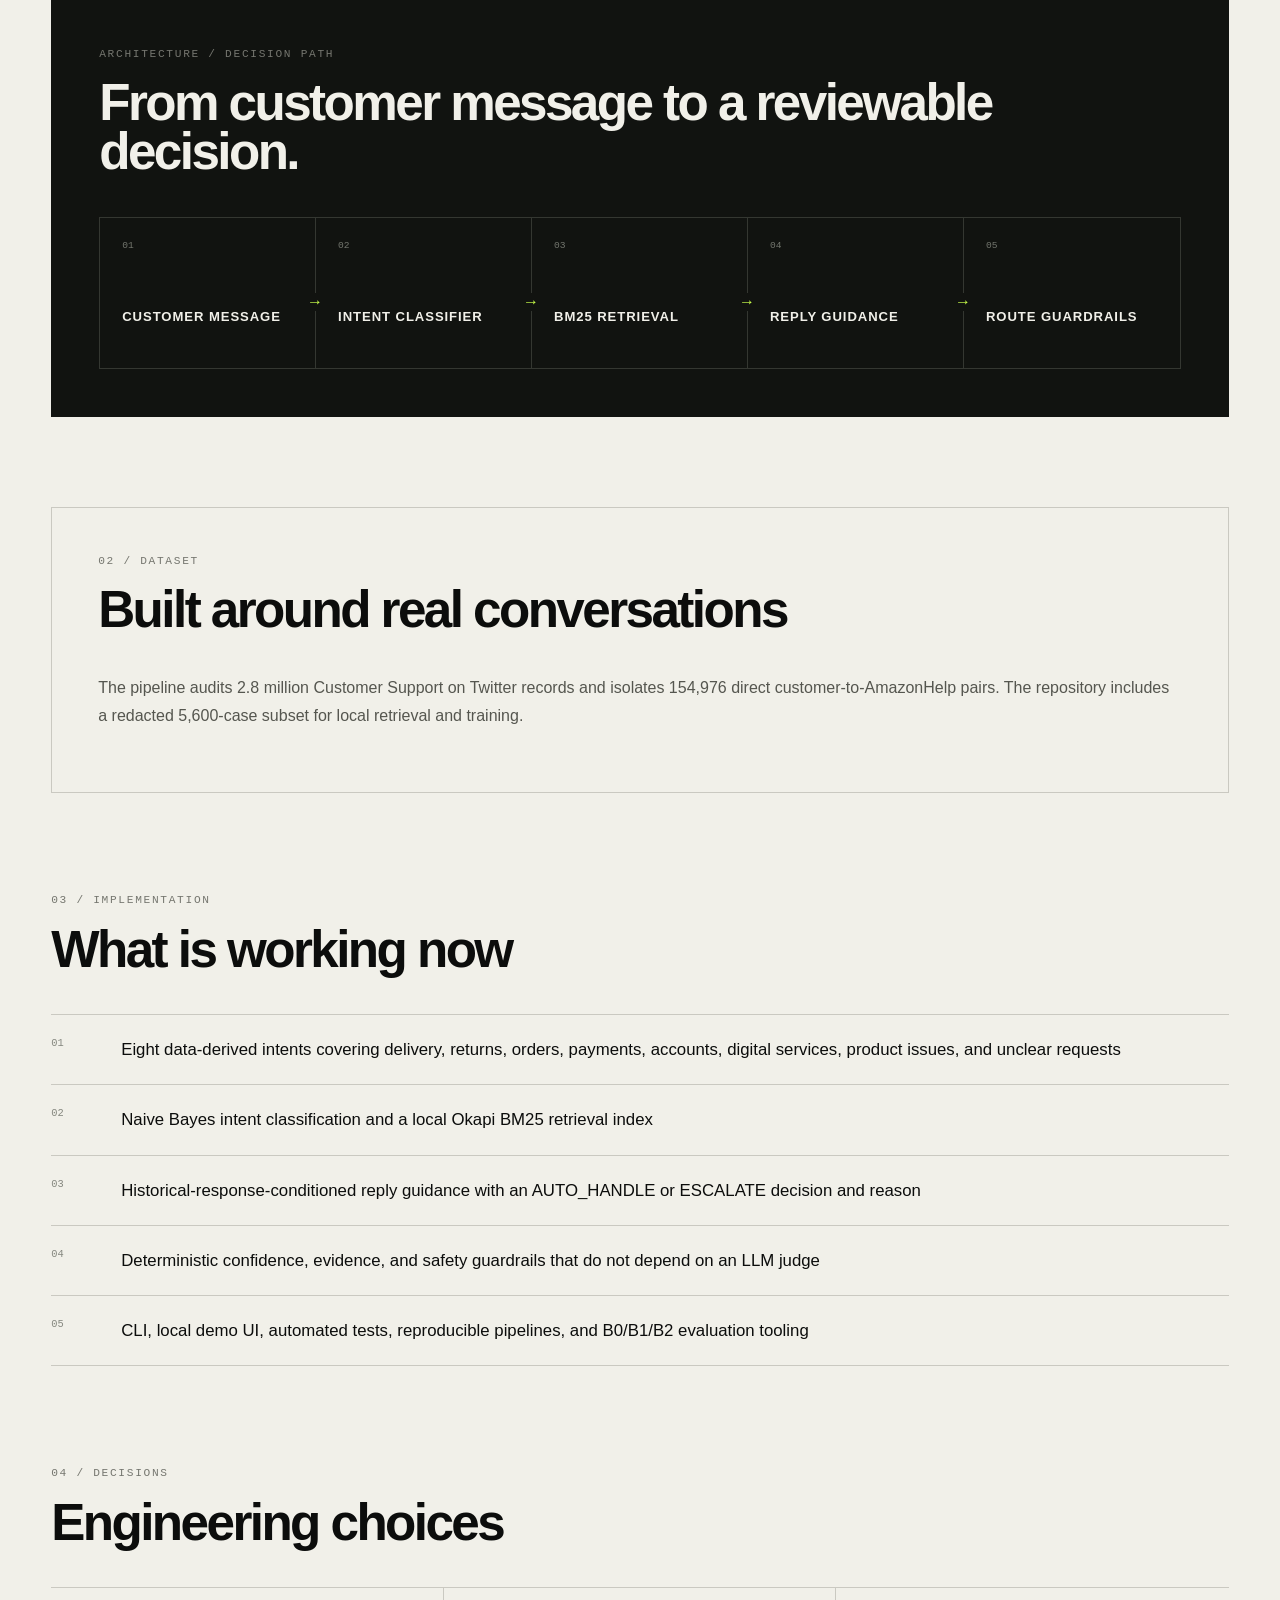
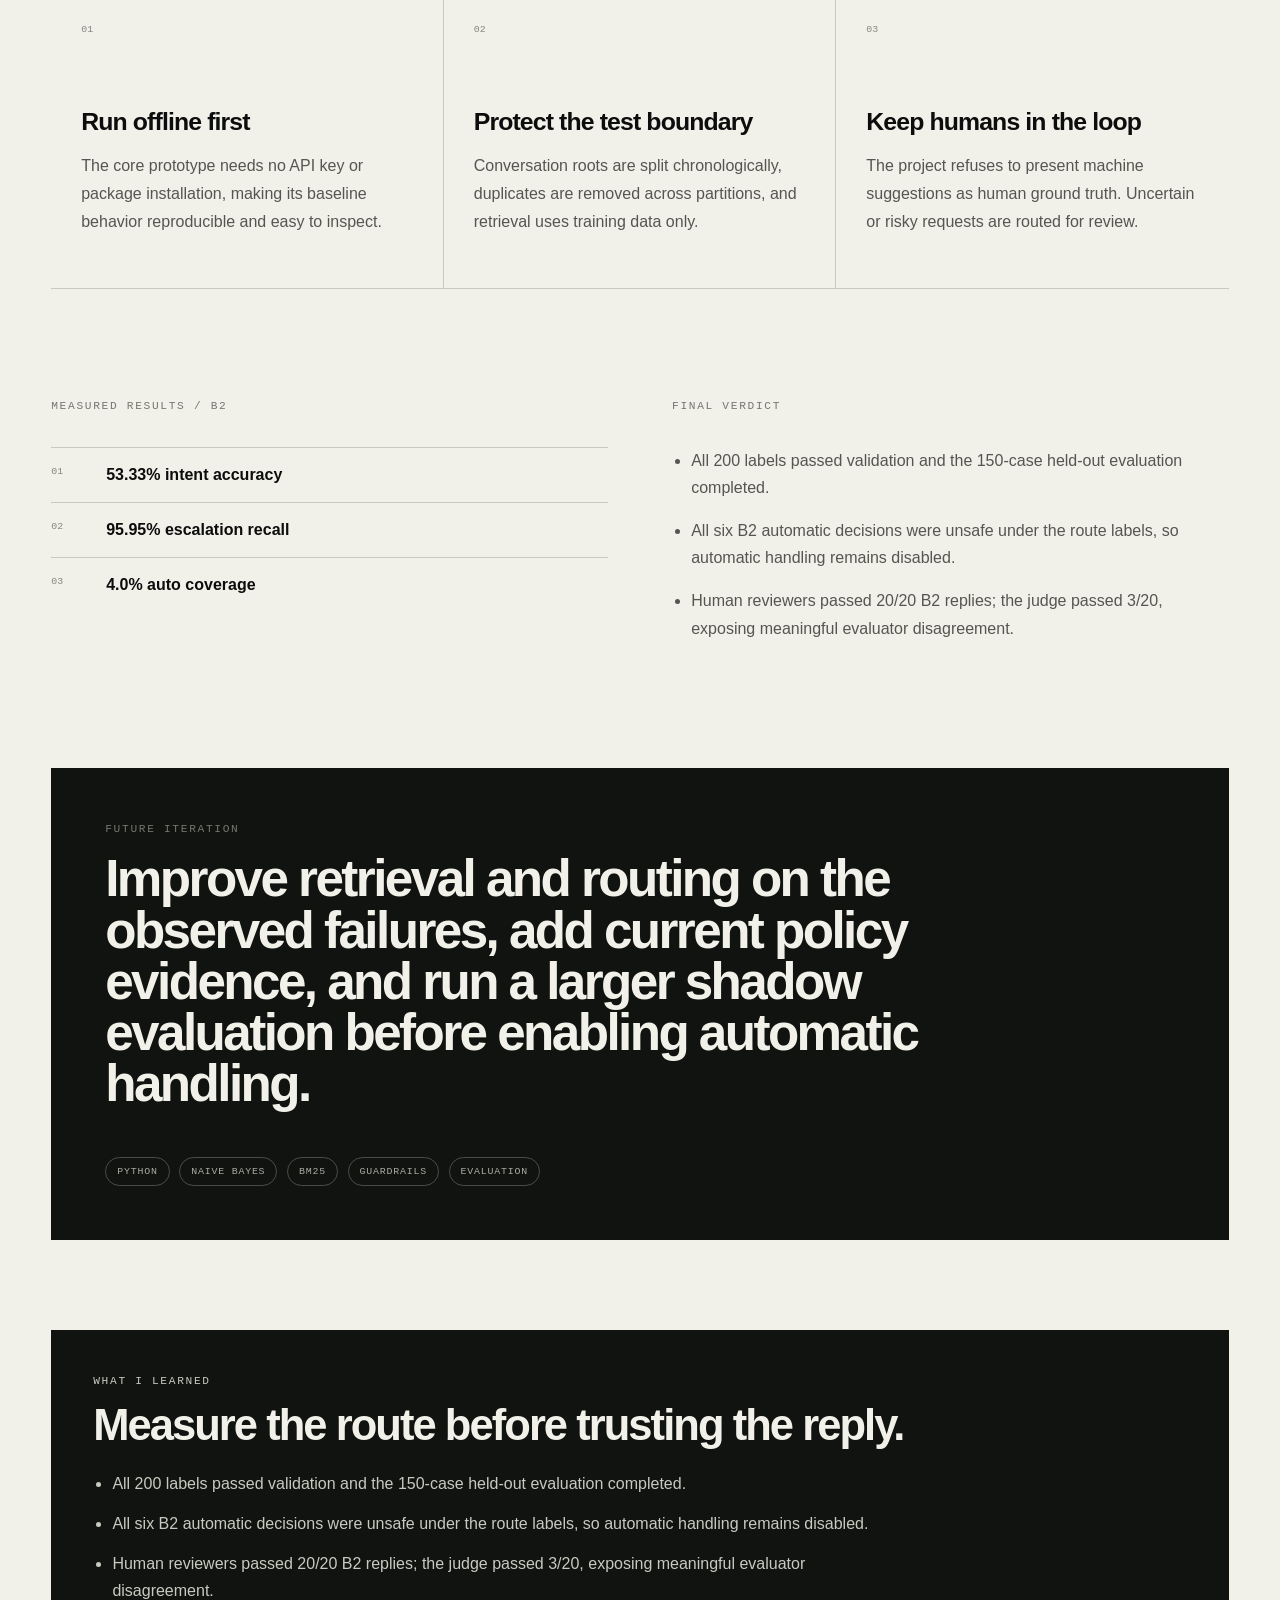
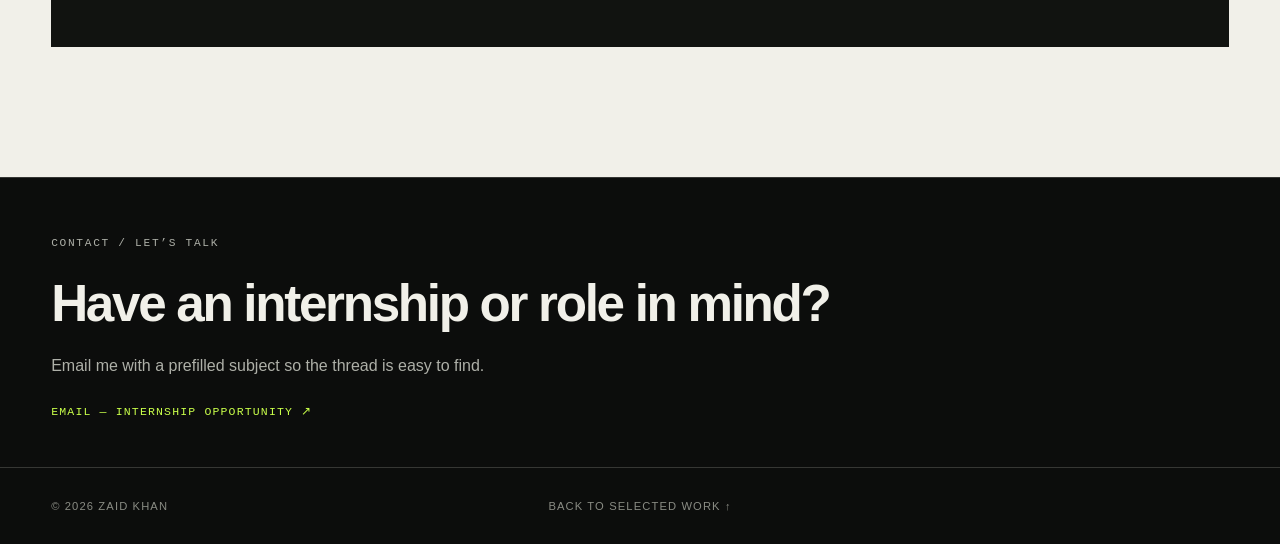
<file: projects/ai-support-agent/index.html>
<!doctype html>
<html lang="en">
<head>
  <meta charset="utf-8">
  <meta name="viewport" content="width=device-width, initial-scale=1">
  <meta http-equiv="Content-Security-Policy" content="default-src 'self'; base-uri 'self'; object-src 'none'; form-action 'self'; img-src 'self' data:; font-src 'self' data:; style-src 'self' 'unsafe-inline'; script-src 'self'; connect-src 'self'; upgrade-insecure-requests">
  <title>AI Customer Support Agent | Zaid Khan</title>
  <meta name="description" content="A completed and evaluated offline customer-support agent that classifies intent, retrieves similar AmazonHelp cases, drafts grounded guidance, and applies deterministic routing guardrails.">
  <link rel="canonical" href="https://diaznakh.github.io/projects/ai-support-agent/">
  <meta property="og:title" content="AI Customer Support Agent | Zaid Khan">
  <meta property="og:description" content="Intent classification, evidence retrieval, grounded reply guidance, safety routing, and a reproducible evaluation harness.">
  <meta property="og:type" content="article">
  <meta property="og:url" content="https://diaznakh.github.io/projects/ai-support-agent/">
  <meta property="og:image" content="https://diaznakh.github.io/assets/og.png">
  <meta property="og:image:type" content="image/png">
  <meta property="og:image:width" content="1200">
  <meta property="og:image:height" content="630">
  <meta property="og:image:alt" content="AI Customer Support Agent — offline retrieval and routing pipeline by Zaid Khan">
  <meta name="twitter:card" content="summary_large_image">
  <meta name="twitter:title" content="AI Customer Support Agent | Zaid Khan">
  <meta name="twitter:description" content="A completed offline support agent with grounded retrieval, deterministic guardrails, and measured evaluation results.">
  <meta name="twitter:image" content="https://diaznakh.github.io/assets/og.png">
  <link rel="icon" type="image/png" sizes="32x32" href="../../assets/favicon-32x32.png">
  <link rel="icon" type="image/png" sizes="16x16" href="../../assets/favicon-16x16.png">
  <link rel="apple-touch-icon" sizes="180x180" href="../../assets/apple-touch-icon.png"><link rel="stylesheet" href="../../styles.css?v=20261020-mark">
</head>
<body>
<main class="project-page">
  <header class="article-header"><a class="wordmark" href="../../" aria-label="ZK. Home"><svg class="wordmark-mark" viewBox="0 0 52 32" width="46" height="28" aria-hidden="true" focusable="false"><circle class="wordmark-dot" cx="4" cy="4" r="2.05" style="--dot-delay:8ms;--dot-s:1.55;--dot-x:-11px;--dot-y:9px"/><circle class="wordmark-dot" cx="10" cy="4" r="2.05" style="--dot-delay:36ms;--dot-s:1.8;--dot-x:-6px;--dot-y:-10px"/><circle class="wordmark-dot" cx="16" cy="4" r="2.05" style="--dot-delay:14ms;--dot-s:1.4;--dot-x:12px;--dot-y:-7px"/><circle class="wordmark-dot" cx="22" cy="4" r="2.05" style="--dot-delay:58ms;--dot-s:1.9;--dot-x:8px;--dot-y:11px"/><circle class="wordmark-dot" cx="20" cy="10" r="2.05" style="--dot-delay:22ms;--dot-s:1.65;--dot-x:14px;--dot-y:5px"/><circle class="wordmark-dot" cx="14" cy="16" r="2.05" style="--dot-delay:70ms;--dot-s:1.35;--dot-x:-9px;--dot-y:13px"/><circle class="wordmark-dot" cx="8" cy="22" r="2.05" style="--dot-delay:44ms;--dot-s:1.75;--dot-x:-13px;--dot-y:-6px"/><circle class="wordmark-dot" cx="4" cy="28" r="2.05" style="--dot-delay:18ms;--dot-s:1.5;--dot-x:-8px;--dot-y:12px"/><circle class="wordmark-dot" cx="10" cy="28" r="2.05" style="--dot-delay:82ms;--dot-s:1.85;--dot-x:7px;--dot-y:8px"/><circle class="wordmark-dot" cx="16" cy="28" r="2.05" style="--dot-delay:28ms;--dot-s:1.45;--dot-x:-5px;--dot-y:-12px"/><circle class="wordmark-dot" cx="22" cy="28" r="2.05" style="--dot-delay:64ms;--dot-s:1.7;--dot-x:11px;--dot-y:-4px"/><circle class="wordmark-dot" cx="30" cy="4" r="2.05" style="--dot-delay:40ms;--dot-s:1.6;--dot-x:6px;--dot-y:-11px"/><circle class="wordmark-dot" cx="30" cy="10" r="2.05" style="--dot-delay:12ms;--dot-s:1.3;--dot-x:-14px;--dot-y:4px"/><circle class="wordmark-dot" cx="30" cy="16" r="2.05" style="--dot-delay:76ms;--dot-s:1.95;--dot-x:9px;--dot-y:10px"/><circle class="wordmark-dot" cx="30" cy="22" r="2.05" style="--dot-delay:32ms;--dot-s:1.5;--dot-x:-7px;--dot-y:-9px"/><circle class="wordmark-dot" cx="30" cy="28" r="2.05" style="--dot-delay:54ms;--dot-s:1.72;--dot-x:13px;--dot-y:6px"/><circle class="wordmark-dot" cx="36" cy="10" r="2.05" style="--dot-delay:6ms;--dot-s:1.42;--dot-x:10px;--dot-y:-8px"/><circle class="wordmark-dot" cx="42" cy="4" r="2.05" style="--dot-delay:90ms;--dot-s:1.88;--dot-x:15px;--dot-y:7px"/><circle class="wordmark-dot" cx="36" cy="22" r="2.05" style="--dot-delay:48ms;--dot-s:1.38;--dot-x:-10px;--dot-y:9px"/><circle class="wordmark-dot" cx="42" cy="28" r="2.05" style="--dot-delay:24ms;--dot-s:1.62;--dot-x:8px;--dot-y:-13px"/><circle class="wordmark-dot accent" cx="48" cy="28" r="2.05" style="--dot-delay:100ms;--dot-s:2.05;--dot-x:12px;--dot-y:4px"/></svg></a><nav aria-label="Primary navigation"><a href="../../work/" aria-current="page">Work</a><a href="../../writing/">Writing</a><a href="../../about/">About</a></nav></header>
  <article class="project-shell">
    <div class="project-case-meta"><span>AI / Support systems</span><span class="project-case-status">Complete</span></div>
    <p class="project-case-number">Project / 04</p>
    <h1>AI Customer Support Agent</h1>
    <section class="case-problem">
      <p class="eyebrow">Problem / Why I built it</p>
      <h2>Support needs evidence and boundaries</h2>
      <p>A useful support assistant must do more than generate fluent text. It needs to identify the request, ground its guidance in relevant history, and escalate when evidence or confidence is insufficient.</p>
    </section>
    <dl class="case-facts">
      <div><dt>Role</dt><dd>Author</dd></div>
      <div><dt>Dates</dt><dd>2026</dd></div>
      <div><dt>Stack</dt><dd>Python · Naive Bayes · BM25 · evaluation</dd></div>
      <div><dt>Status</dt><dd>Complete</dd></div>
      <div><dt>Verified</dt><dd>95.95% escalation recall on 150 held-out cases</dd></div>
      <div><dt>Repository</dt><dd><a href="https://github.com/diaznakh/Hiver-AiChatBot" target="_blank" rel="noreferrer">View repository ↗</a></dd></div>
    </dl>
    <p class="project-case-lede">A completed offline support agent built from real AmazonHelp conversations. It predicts customer intent, retrieves relevant historical cases, drafts grounded guidance, and applies deterministic guardrails before deciding whether to escalate.</p>
    <div class="project-case-actions"><a href="https://github.com/diaznakh/Hiver-AiChatBot" target="_blank" rel="noreferrer">View repository ↗</a><a href="#current-status">Evaluation verdict ↓</a></div>

    <figure class="case-preview case-preview-results"><div class="case-preview-metrics"><div><strong>150</strong><span>Held-out cases</span></div><div><strong>95.95%</strong><span>Escalation recall</span></div><div><strong>0 / 6</strong><span>Safe automatic decisions</span></div></div><figcaption>Evaluation verdict: automatic handling remains disabled. <a href="#current-status">Read the measured results ↗</a></figcaption></figure>
    <section class="case-architecture" aria-labelledby="architecture-title">
      <p class="eyebrow">Architecture / Decision path</p><h2 id="architecture-title">From customer message to a reviewable decision.</h2>
      <ol><li><span>01</span><strong>Customer message</strong></li><li><span>02</span><strong>Intent classifier</strong></li><li><span>03</span><strong>BM25 retrieval</strong></li><li><span>04</span><strong>Reply guidance</strong></li><li><span>05</span><strong>Route guardrails</strong></li></ol>
    </section>

    <div class="case-story-grid">
      <section><p class="eyebrow">02 / Dataset</p><h2>Built around real conversations</h2><p>The pipeline audits 2.8 million Customer Support on Twitter records and isolates 154,976 direct customer-to-AmazonHelp pairs. The repository includes a redacted 5,600-case subset for local retrieval and training.</p></section>
    </div>

    <section class="case-detail-section"><p class="eyebrow">03 / Implementation</p><h2>What is working now</h2>
      <ul class="case-implementation">
        <li><span>01</span><p>Eight data-derived intents covering delivery, returns, orders, payments, accounts, digital services, product issues, and unclear requests</p></li>
        <li><span>02</span><p>Naive Bayes intent classification and a local Okapi BM25 retrieval index</p></li>
        <li><span>03</span><p>Historical-response-conditioned reply guidance with an AUTO_HANDLE or ESCALATE decision and reason</p></li>
        <li><span>04</span><p>Deterministic confidence, evidence, and safety guardrails that do not depend on an LLM judge</p></li>
        <li><span>05</span><p>CLI, local demo UI, automated tests, reproducible pipelines, and B0/B1/B2 evaluation tooling</p></li>
      </ul>
    </section>

    <section class="case-detail-section"><p class="eyebrow">04 / Decisions</p><h2>Engineering choices</h2>
      <div class="case-decisions">
        <article><span>01</span><h3>Run offline first</h3><p>The core prototype needs no API key or package installation, making its baseline behavior reproducible and easy to inspect.</p></article>
        <article><span>02</span><h3>Protect the test boundary</h3><p>Conversation roots are split chronologically, duplicates are removed across partitions, and retrieval uses training data only.</p></article>
        <article><span>03</span><h3>Keep humans in the loop</h3><p>The project refuses to present machine suggestions as human ground truth. Uncertain or risky requests are routed for review.</p></article>
      </div>
    </section>

    <section class="case-results" id="current-status">
      <div><p class="eyebrow">Measured results / B2</p><dl><div><dt>01</dt><dd>53.33% intent accuracy</dd></div><div><dt>02</dt><dd>95.95% escalation recall</dd></div><div><dt>03</dt><dd>4.0% auto coverage</dd></div></dl></div>
      <div><p class="eyebrow">Final verdict</p><ul><li>All 200 labels passed validation and the 150-case held-out evaluation completed.</li><li>All six B2 automatic decisions were unsafe under the route labels, so automatic handling remains disabled.</li><li>Human reviewers passed 20/20 B2 replies; the judge passed 3/20, exposing meaningful evaluator disagreement.</li></ul></div>
    </section>


    <section class="case-next"><p class="eyebrow">Future iteration</p><h2>Improve retrieval and routing on the observed failures, add current policy evidence, and run a larger shadow evaluation before enabling automatic handling.</h2><div><span>Python</span><span>Naive Bayes</span><span>BM25</span><span>Guardrails</span><span>Evaluation</span></div></section>
    <section class="case-learned">
      <p class="eyebrow">What I learned</p>
      <h2>Measure the route before trusting the reply.</h2>
      <ul>
        <li>All 200 labels passed validation and the 150-case held-out evaluation completed.</li>
        <li>All six B2 automatic decisions were unsafe under the route labels, so automatic handling remains disabled.</li>
        <li>Human reviewers passed 20/20 B2 replies; the judge passed 3/20, exposing meaningful evaluator disagreement.</li>
      </ul>
    </section>
  </article>
  <aside class="contact-prompt" aria-label="Contact">
    <p class="eyebrow">Contact / Let’s talk</p>
    <h2>Have an internship or role in mind?</h2>
    <p>Email me with a prefilled subject so the thread is easy to find.</p>
    <a href="mailto:diaznakh@gmail.com?subject=Internship%20opportunity">Email — Internship opportunity ↗</a>
  </aside>
  <footer class="article-footer"><p>© 2026 Zaid Khan</p><a href="../../work/">Back to selected work ↑</a></footer>
</main>
</body>
</html>
</file>
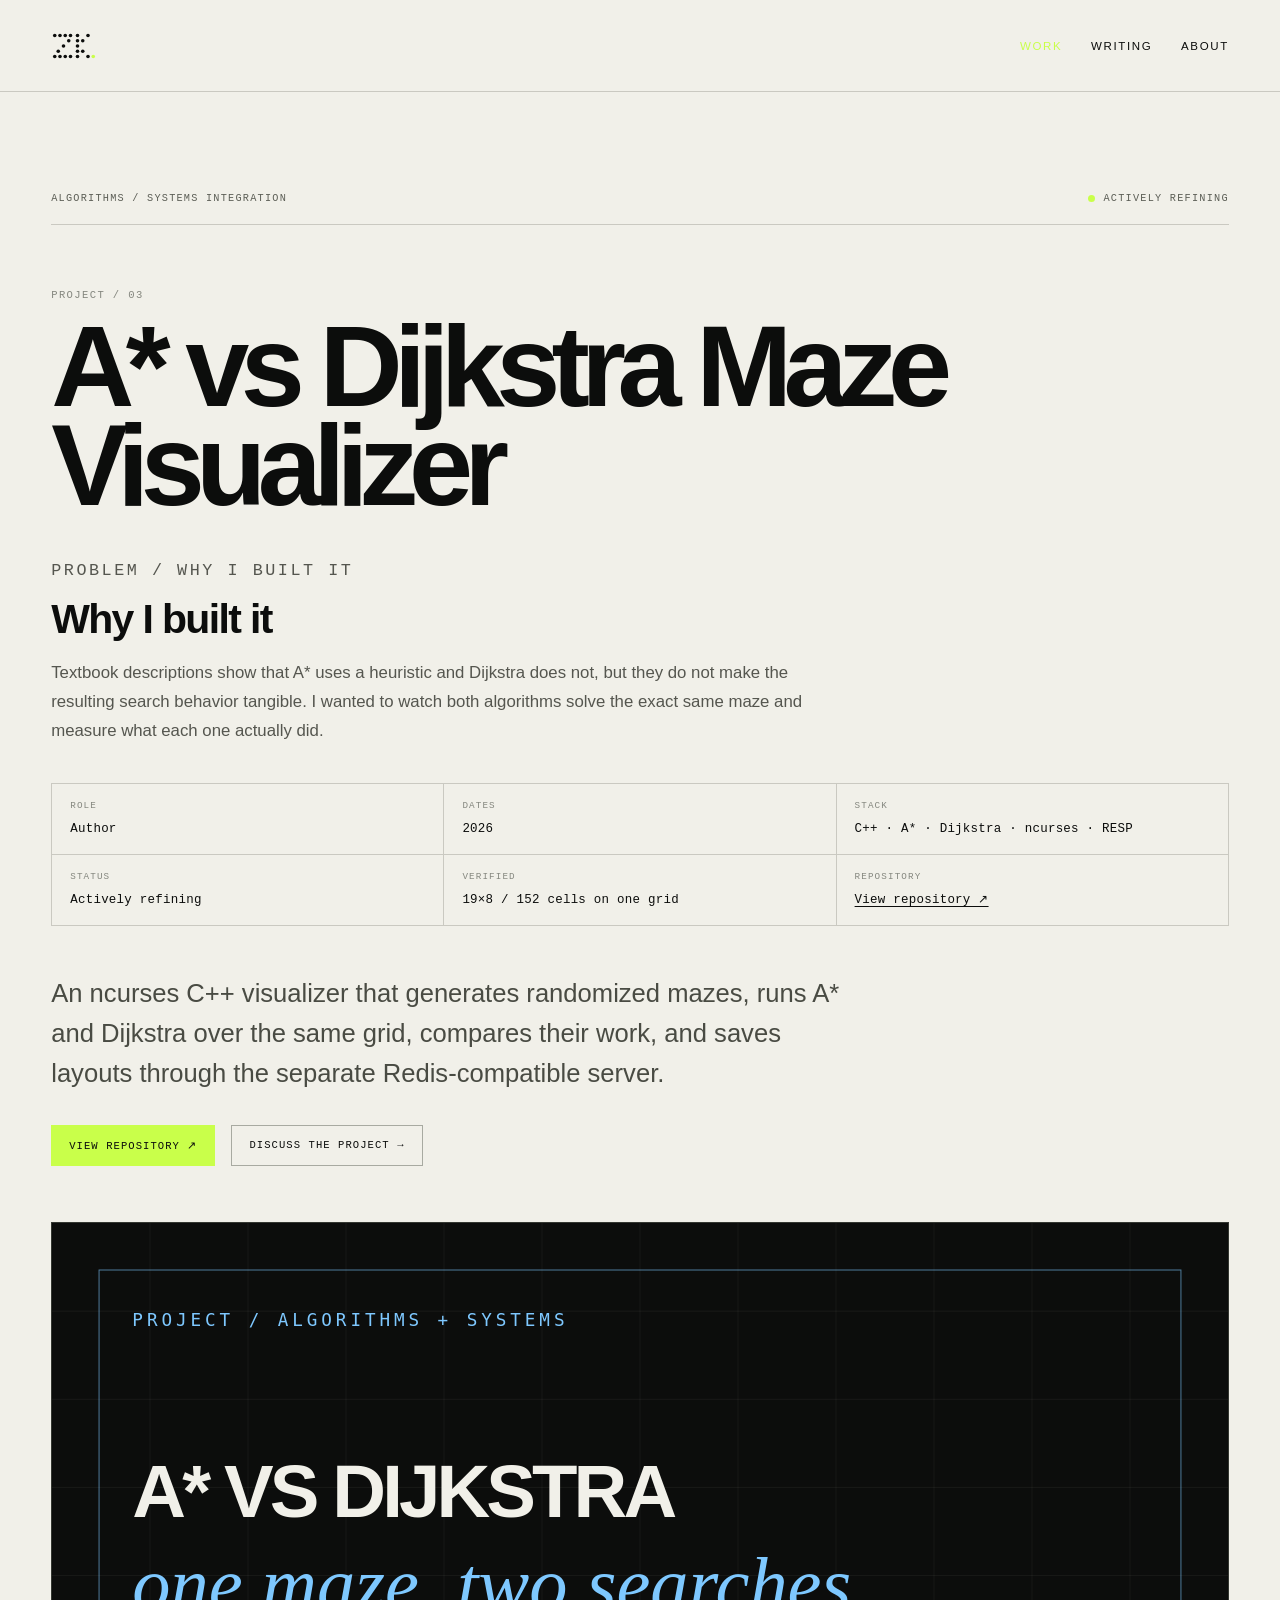
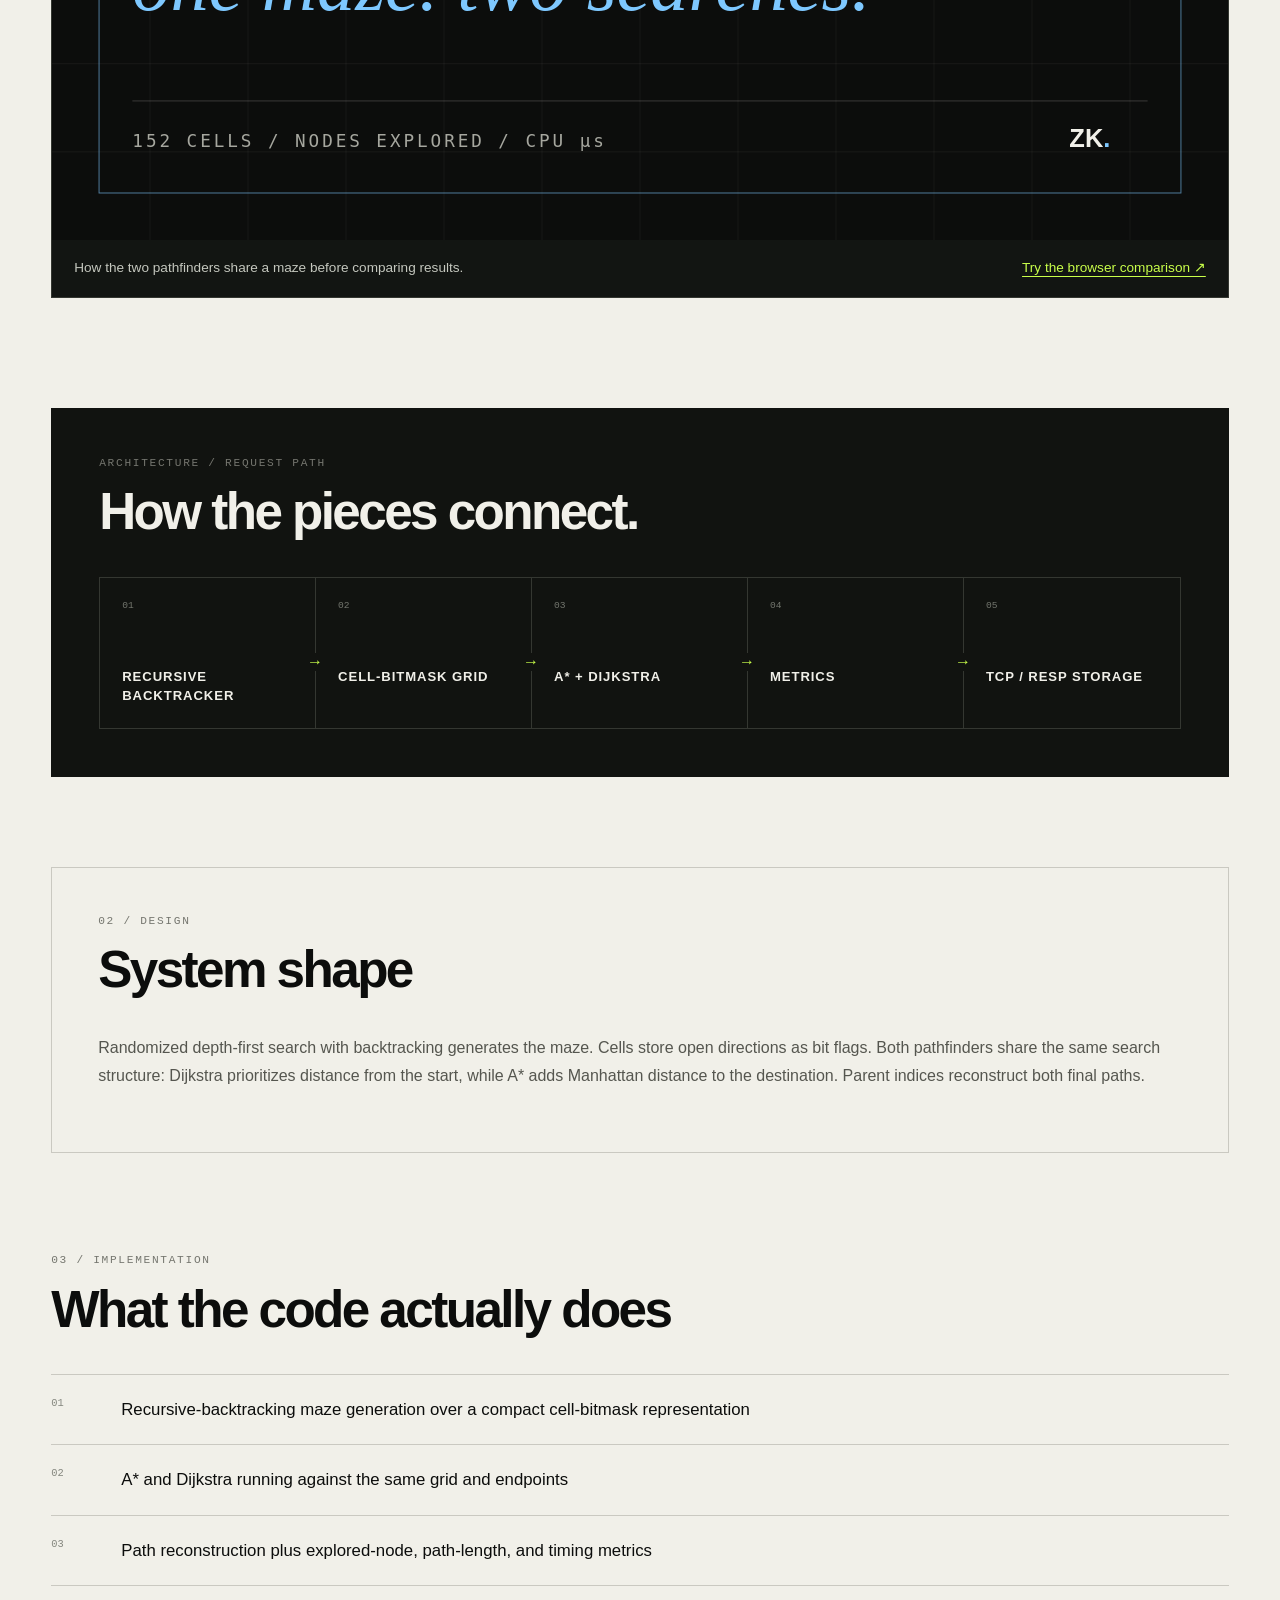
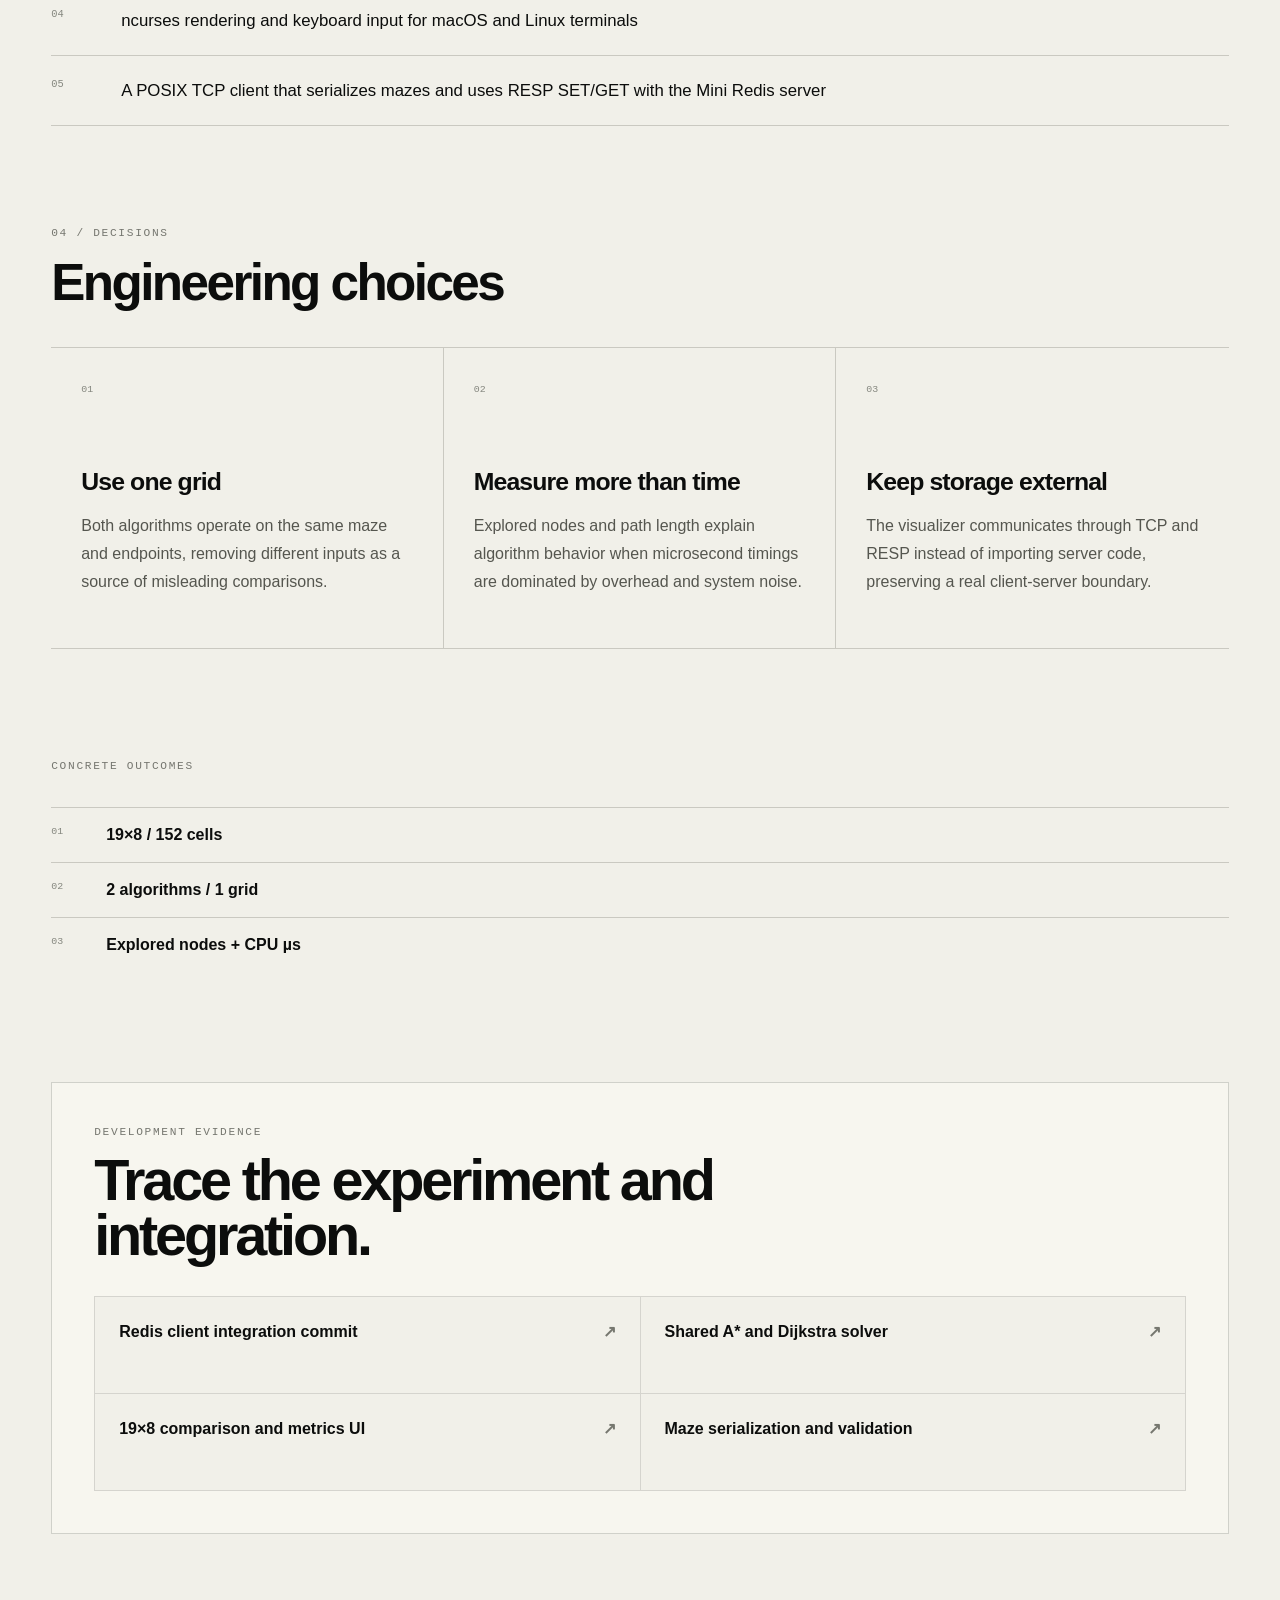
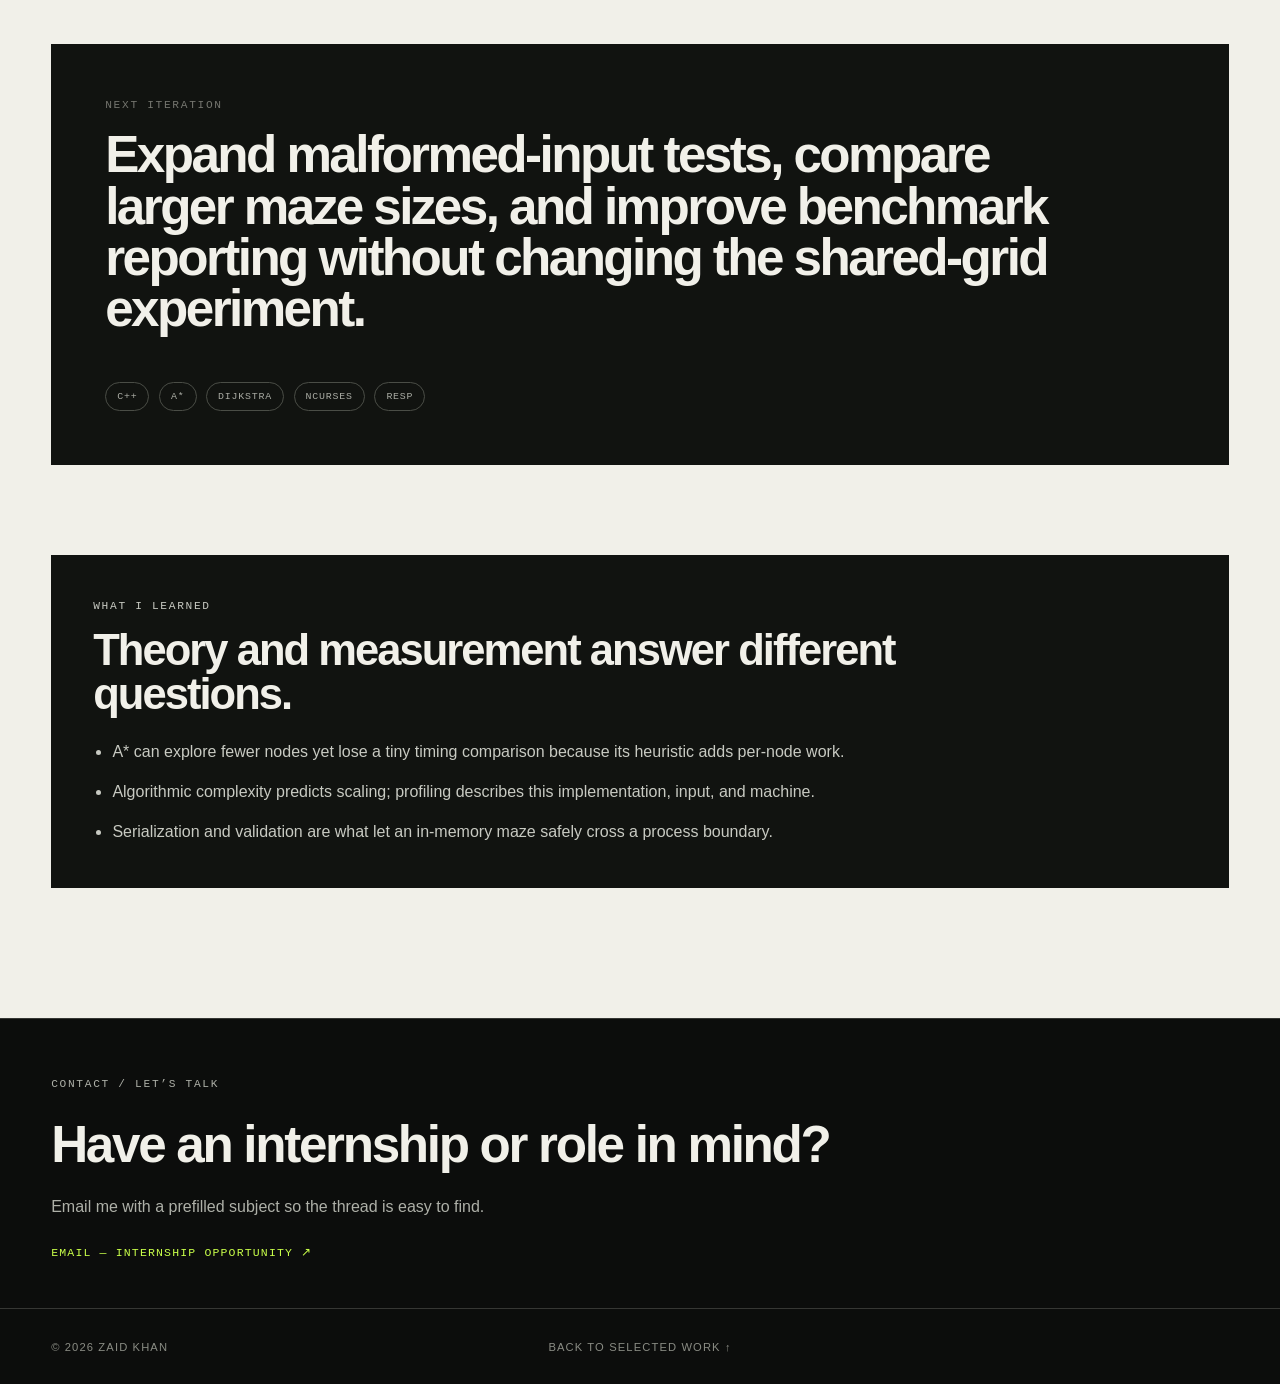
<file: projects/maze-solver/index.html>
<!doctype html><html lang="en"><head><meta charset="utf-8"><meta name="viewport" content="width=device-width, initial-scale=1"><meta http-equiv="Content-Security-Policy" content="default-src 'self'; base-uri 'self'; object-src 'none'; form-action 'self'; img-src 'self' data:; font-src 'self' data:; style-src 'self' 'unsafe-inline'; script-src 'self' 'sha256-Y/9nBdHuht6u/aoyoMyeWqGTx2a7zRH5/q2YD3St9YQ='; connect-src 'self'; upgrade-insecure-requests"><title>A* vs Dijkstra Maze Visualizer | Zaid Khan</title><meta name="description" content="An ncurses C++ visualizer that generates randomized mazes, runs A* and Dijkstra over the same grid, compares their work, and saves layouts through the separate Redis-compatible server."><link rel="canonical" href="https://diaznakh.github.io/projects/maze-solver/"><meta property="og:title" content="A* vs Dijkstra Maze Visualizer | Zaid Khan"><meta property="og:description" content="An ncurses C++ visualizer that generates randomized mazes, runs A* and Dijkstra over the same grid, compares their work, and saves layouts through the separate Redis-compatible server."><meta property="og:type" content="article"><meta property="og:url" content="https://diaznakh.github.io/projects/maze-solver/"><meta property="og:image" content="https://diaznakh.github.io/assets/og-project-maze.png"><meta property="og:image:type" content="image/png"><meta property="og:image:width" content="1200"><meta property="og:image:height" content="630"><meta property="og:image:alt" content="A* vs Dijkstra Maze Visualizer — C++ pathfinding comparison by Zaid Khan"><meta name="twitter:card" content="summary_large_image"><meta name="twitter:title" content="A* vs Dijkstra Maze Visualizer | Zaid Khan"><meta name="twitter:description" content="An ncurses C++ visualizer that generates randomized mazes, runs A* and Dijkstra over the same grid, compares their work, and saves layouts through the separate Redis-compatible server."><meta name="twitter:image" content="https://diaznakh.github.io/assets/og-project-maze.png"><link rel="icon" type="image/png" sizes="32x32" href="../../assets/favicon-32x32.png">
  <link rel="icon" type="image/png" sizes="16x16" href="../../assets/favicon-16x16.png">
  <link rel="apple-touch-icon" sizes="180x180" href="../../assets/apple-touch-icon.png"><link rel="stylesheet" href="../../styles.css?v=20261020-mark"><script type="application/ld+json">{"@context":"https://schema.org","@type":"SoftwareSourceCode","name":"A* vs Dijkstra Maze Visualizer","description":"An ncurses C++ visualizer that generates randomized mazes, runs A* and Dijkstra over the same grid, compares their work, and saves layouts through the separate Redis-compatible server.","codeRepository":"https://github.com/diaznakh/AStar-vs-Dijkstra-Maze-Visualizer","programmingLanguage":"C++","author":{"@type":"Person","name":"Zaid Khan","url":"https://diaznakh.github.io/"}}</script></head><body><main class="project-page project-page-blue"><header class="article-header"><a class="wordmark" href="../../" aria-label="ZK. Home"><svg class="wordmark-mark" viewBox="0 0 52 32" width="46" height="28" aria-hidden="true" focusable="false"><circle class="wordmark-dot" cx="4" cy="4" r="2.05" style="--dot-delay:8ms;--dot-s:1.55;--dot-x:-11px;--dot-y:9px"/><circle class="wordmark-dot" cx="10" cy="4" r="2.05" style="--dot-delay:36ms;--dot-s:1.8;--dot-x:-6px;--dot-y:-10px"/><circle class="wordmark-dot" cx="16" cy="4" r="2.05" style="--dot-delay:14ms;--dot-s:1.4;--dot-x:12px;--dot-y:-7px"/><circle class="wordmark-dot" cx="22" cy="4" r="2.05" style="--dot-delay:58ms;--dot-s:1.9;--dot-x:8px;--dot-y:11px"/><circle class="wordmark-dot" cx="20" cy="10" r="2.05" style="--dot-delay:22ms;--dot-s:1.65;--dot-x:14px;--dot-y:5px"/><circle class="wordmark-dot" cx="14" cy="16" r="2.05" style="--dot-delay:70ms;--dot-s:1.35;--dot-x:-9px;--dot-y:13px"/><circle class="wordmark-dot" cx="8" cy="22" r="2.05" style="--dot-delay:44ms;--dot-s:1.75;--dot-x:-13px;--dot-y:-6px"/><circle class="wordmark-dot" cx="4" cy="28" r="2.05" style="--dot-delay:18ms;--dot-s:1.5;--dot-x:-8px;--dot-y:12px"/><circle class="wordmark-dot" cx="10" cy="28" r="2.05" style="--dot-delay:82ms;--dot-s:1.85;--dot-x:7px;--dot-y:8px"/><circle class="wordmark-dot" cx="16" cy="28" r="2.05" style="--dot-delay:28ms;--dot-s:1.45;--dot-x:-5px;--dot-y:-12px"/><circle class="wordmark-dot" cx="22" cy="28" r="2.05" style="--dot-delay:64ms;--dot-s:1.7;--dot-x:11px;--dot-y:-4px"/><circle class="wordmark-dot" cx="30" cy="4" r="2.05" style="--dot-delay:40ms;--dot-s:1.6;--dot-x:6px;--dot-y:-11px"/><circle class="wordmark-dot" cx="30" cy="10" r="2.05" style="--dot-delay:12ms;--dot-s:1.3;--dot-x:-14px;--dot-y:4px"/><circle class="wordmark-dot" cx="30" cy="16" r="2.05" style="--dot-delay:76ms;--dot-s:1.95;--dot-x:9px;--dot-y:10px"/><circle class="wordmark-dot" cx="30" cy="22" r="2.05" style="--dot-delay:32ms;--dot-s:1.5;--dot-x:-7px;--dot-y:-9px"/><circle class="wordmark-dot" cx="30" cy="28" r="2.05" style="--dot-delay:54ms;--dot-s:1.72;--dot-x:13px;--dot-y:6px"/><circle class="wordmark-dot" cx="36" cy="10" r="2.05" style="--dot-delay:6ms;--dot-s:1.42;--dot-x:10px;--dot-y:-8px"/><circle class="wordmark-dot" cx="42" cy="4" r="2.05" style="--dot-delay:90ms;--dot-s:1.88;--dot-x:15px;--dot-y:7px"/><circle class="wordmark-dot" cx="36" cy="22" r="2.05" style="--dot-delay:48ms;--dot-s:1.38;--dot-x:-10px;--dot-y:9px"/><circle class="wordmark-dot" cx="42" cy="28" r="2.05" style="--dot-delay:24ms;--dot-s:1.62;--dot-x:8px;--dot-y:-13px"/><circle class="wordmark-dot accent" cx="48" cy="28" r="2.05" style="--dot-delay:100ms;--dot-s:2.05;--dot-x:12px;--dot-y:4px"/></svg></a><nav aria-label="Primary navigation"><a href="../../work/" aria-current="page">Work</a><a href="../../writing/">Writing</a><a href="../../about/">About</a></nav></header><article class="project-shell"><div class="project-case-meta"><span>Algorithms / Systems integration</span><span class="project-case-status">Actively refining</span></div><p class="project-case-number">Project / 03</p><h1>A* vs Dijkstra Maze Visualizer</h1>
<section class="case-problem"><p class="eyebrow">Problem / Why I built it</p><h2>Why I built it</h2><p>Textbook descriptions show that A* uses a heuristic and Dijkstra does not, but they do not make the resulting search behavior tangible. I wanted to watch both algorithms solve the exact same maze and measure what each one actually did.</p></section>
<dl class="case-facts">
<div><dt>Role</dt><dd>Author</dd></div>
<div><dt>Dates</dt><dd>2026</dd></div>
<div><dt>Stack</dt><dd>C++ · A* · Dijkstra · ncurses · RESP</dd></div>
<div><dt>Status</dt><dd>Actively refining</dd></div>
<div><dt>Verified</dt><dd>19×8 / 152 cells on one grid</dd></div>
<div><dt>Repository</dt><dd><a href="https://github.com/diaznakh/AStar-vs-Dijkstra-Maze-Visualizer" target="_blank" rel="noreferrer">View repository ↗</a></dd></div>
</dl>
<p class="project-case-lede">An ncurses C++ visualizer that generates randomized mazes, runs A* and Dijkstra over the same grid, compares their work, and saves layouts through the separate Redis-compatible server.</p><div class="project-case-actions"><a href="https://github.com/diaznakh/AStar-vs-Dijkstra-Maze-Visualizer" target="_blank" rel="noreferrer">View repository ↗</a><a href="../../#contact">Discuss the project →</a></div><figure class="case-preview"><img src="../../assets/og-project-maze.svg" alt="" width="1200" height="630" decoding="async"><figcaption>How the two pathfinders share a maze before comparing results. <a href="../../blog/astar-vs-dijkstra.html#single-grid-demo-title">Try the browser comparison ↗</a></figcaption></figure>
<section class="case-architecture" aria-labelledby="architecture-title"><p class="eyebrow">Architecture / Request path</p><h2 id="architecture-title">How the pieces connect.</h2><ol><li><span>01</span><strong>Recursive backtracker</strong></li><li><span>02</span><strong>Cell-bitmask grid</strong></li><li><span>03</span><strong>A* + Dijkstra</strong></li><li><span>04</span><strong>Metrics</strong></li><li><span>05</span><strong>TCP / RESP storage</strong></li></ol></section><div class="case-story-grid"><section><p class="eyebrow">02 / Design</p><h2>System shape</h2><p>Randomized depth-first search with backtracking generates the maze. Cells store open directions as bit flags. Both pathfinders share the same search structure: Dijkstra prioritizes distance from the start, while A* adds Manhattan distance to the destination. Parent indices reconstruct both final paths.</p></section></div><section class="case-detail-section"><p class="eyebrow">03 / Implementation</p><h2>What the code actually does</h2><ul class="case-implementation"><li><span>01</span><p>Recursive-backtracking maze generation over a compact cell-bitmask representation</p></li><li><span>02</span><p>A* and Dijkstra running against the same grid and endpoints</p></li><li><span>03</span><p>Path reconstruction plus explored-node, path-length, and timing metrics</p></li><li><span>04</span><p>ncurses rendering and keyboard input for macOS and Linux terminals</p></li><li><span>05</span><p>A POSIX TCP client that serializes mazes and uses RESP SET/GET with the Mini Redis server</p></li></ul></section><section class="case-detail-section"><p class="eyebrow">04 / Decisions</p><h2>Engineering choices</h2><div class="case-decisions"><article><span>01</span><h3>Use one grid</h3><p>Both algorithms operate on the same maze and endpoints, removing different inputs as a source of misleading comparisons.</p></article><article><span>02</span><h3>Measure more than time</h3><p>Explored nodes and path length explain algorithm behavior when microsecond timings are dominated by overhead and system noise.</p></article><article><span>03</span><h3>Keep storage external</h3><p>The visualizer communicates through TCP and RESP instead of importing server code, preserving a real client-server boundary.</p></article></div></section><section class="case-results"><div><p class="eyebrow">Concrete outcomes</p><dl><div><dt>01</dt><dd>19×8 / 152 cells</dd></div><div><dt>02</dt><dd>2 algorithms / 1 grid</dd></div><div><dt>03</dt><dd>Explored nodes + CPU µs</dd></div></dl></div></section><section class="case-evidence"><p class="eyebrow">Development evidence</p><h2>Trace the experiment and integration.</h2><ul class="case-evidence-list"><li><a href="https://github.com/diaznakh/AStar-vs-Dijkstra-Maze-Visualizer/commit/1dd58aa1a1f4a9f4f7445b9fbfe49f3b62b3d011" target="_blank" rel="noreferrer">Redis client integration commit</a></li><li><a href="https://github.com/diaznakh/AStar-vs-Dijkstra-Maze-Visualizer/blob/main/Pathfinder.cpp" target="_blank" rel="noreferrer">Shared A* and Dijkstra solver</a></li><li><a href="https://github.com/diaznakh/AStar-vs-Dijkstra-Maze-Visualizer/blob/main/MazeVisualizer.cpp" target="_blank" rel="noreferrer">19×8 comparison and metrics UI</a></li><li><a href="https://github.com/diaznakh/AStar-vs-Dijkstra-Maze-Visualizer/blob/main/Maze.cpp" target="_blank" rel="noreferrer">Maze serialization and validation</a></li></ul></section><section class="case-next"><p class="eyebrow">Next iteration</p><h2>Expand malformed-input tests, compare larger maze sizes, and improve benchmark reporting without changing the shared-grid experiment.</h2><div><span>C++</span><span>A*</span><span>Dijkstra</span><span>ncurses</span><span>RESP</span></div></section>
<section class="case-learned"><p class="eyebrow">What I learned</p><h2>Theory and measurement answer different questions.</h2><ul><li>A* can explore fewer nodes yet lose a tiny timing comparison because its heuristic adds per-node work.</li><li>Algorithmic complexity predicts scaling; profiling describes this implementation, input, and machine.</li><li>Serialization and validation are what let an in-memory maze safely cross a process boundary.</li></ul></section>
</article>
<aside class="contact-prompt" aria-label="Contact"><p class="eyebrow">Contact / Let’s talk</p><h2>Have an internship or role in mind?</h2><p>Email me with a prefilled subject so the thread is easy to find.</p><a href="mailto:diaznakh@gmail.com?subject=Internship%20opportunity">Email — Internship opportunity ↗</a></aside>
<footer class="article-footer"><p>© 2026 Zaid Khan</p><a href="../../work/">Back to selected work ↑</a></footer></main></body></html>
</file>
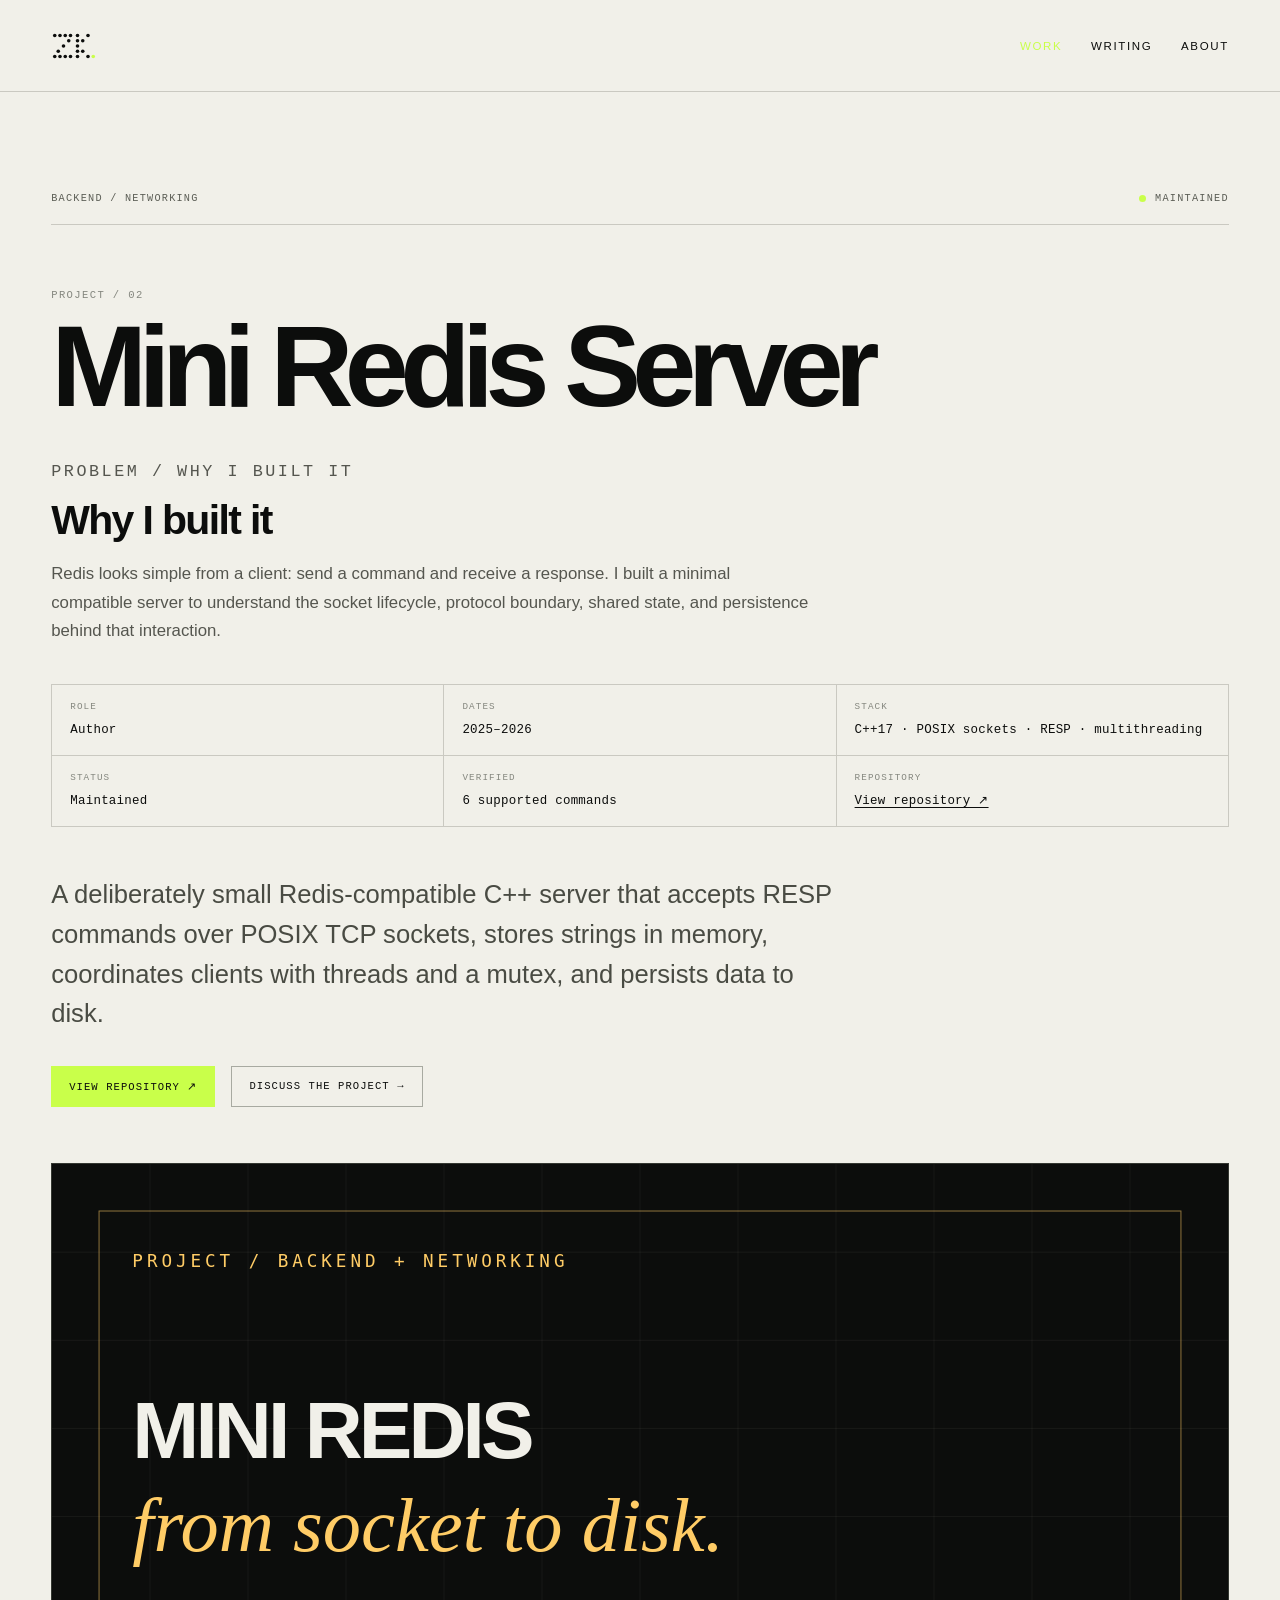
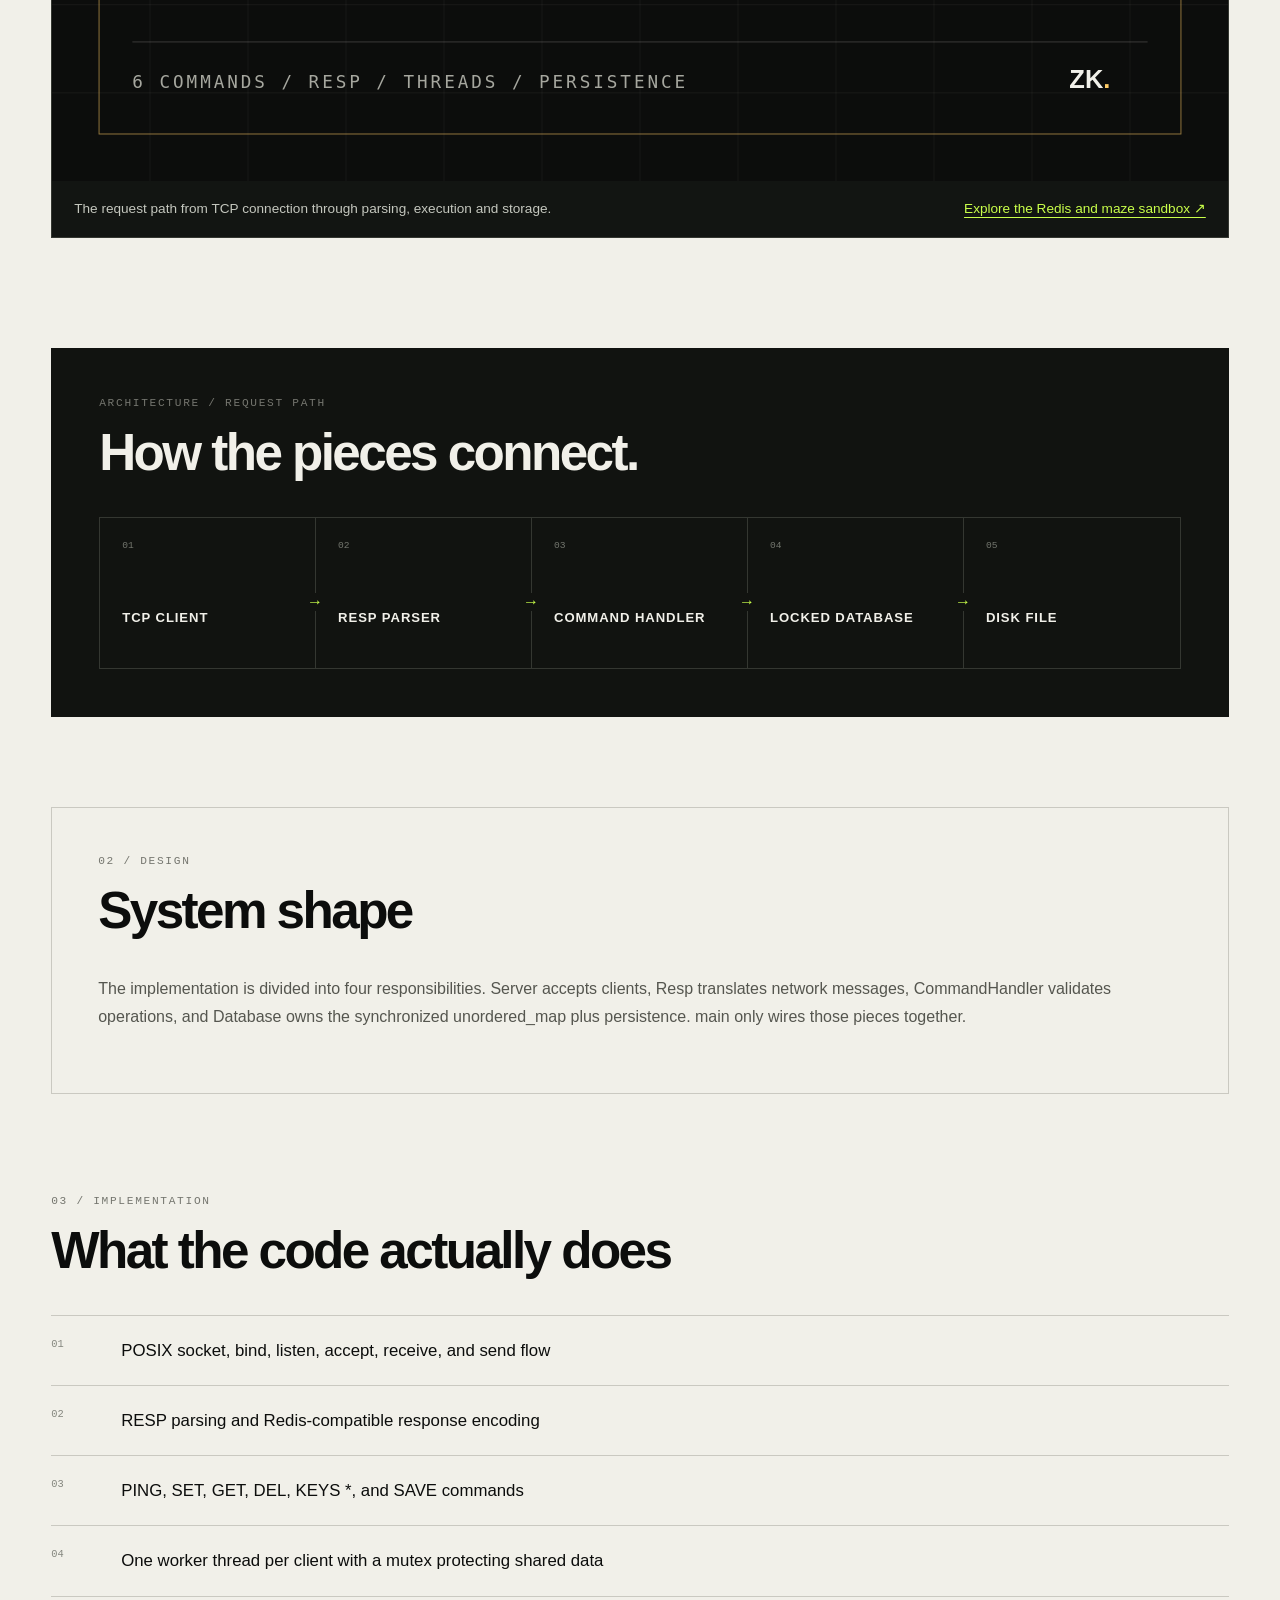
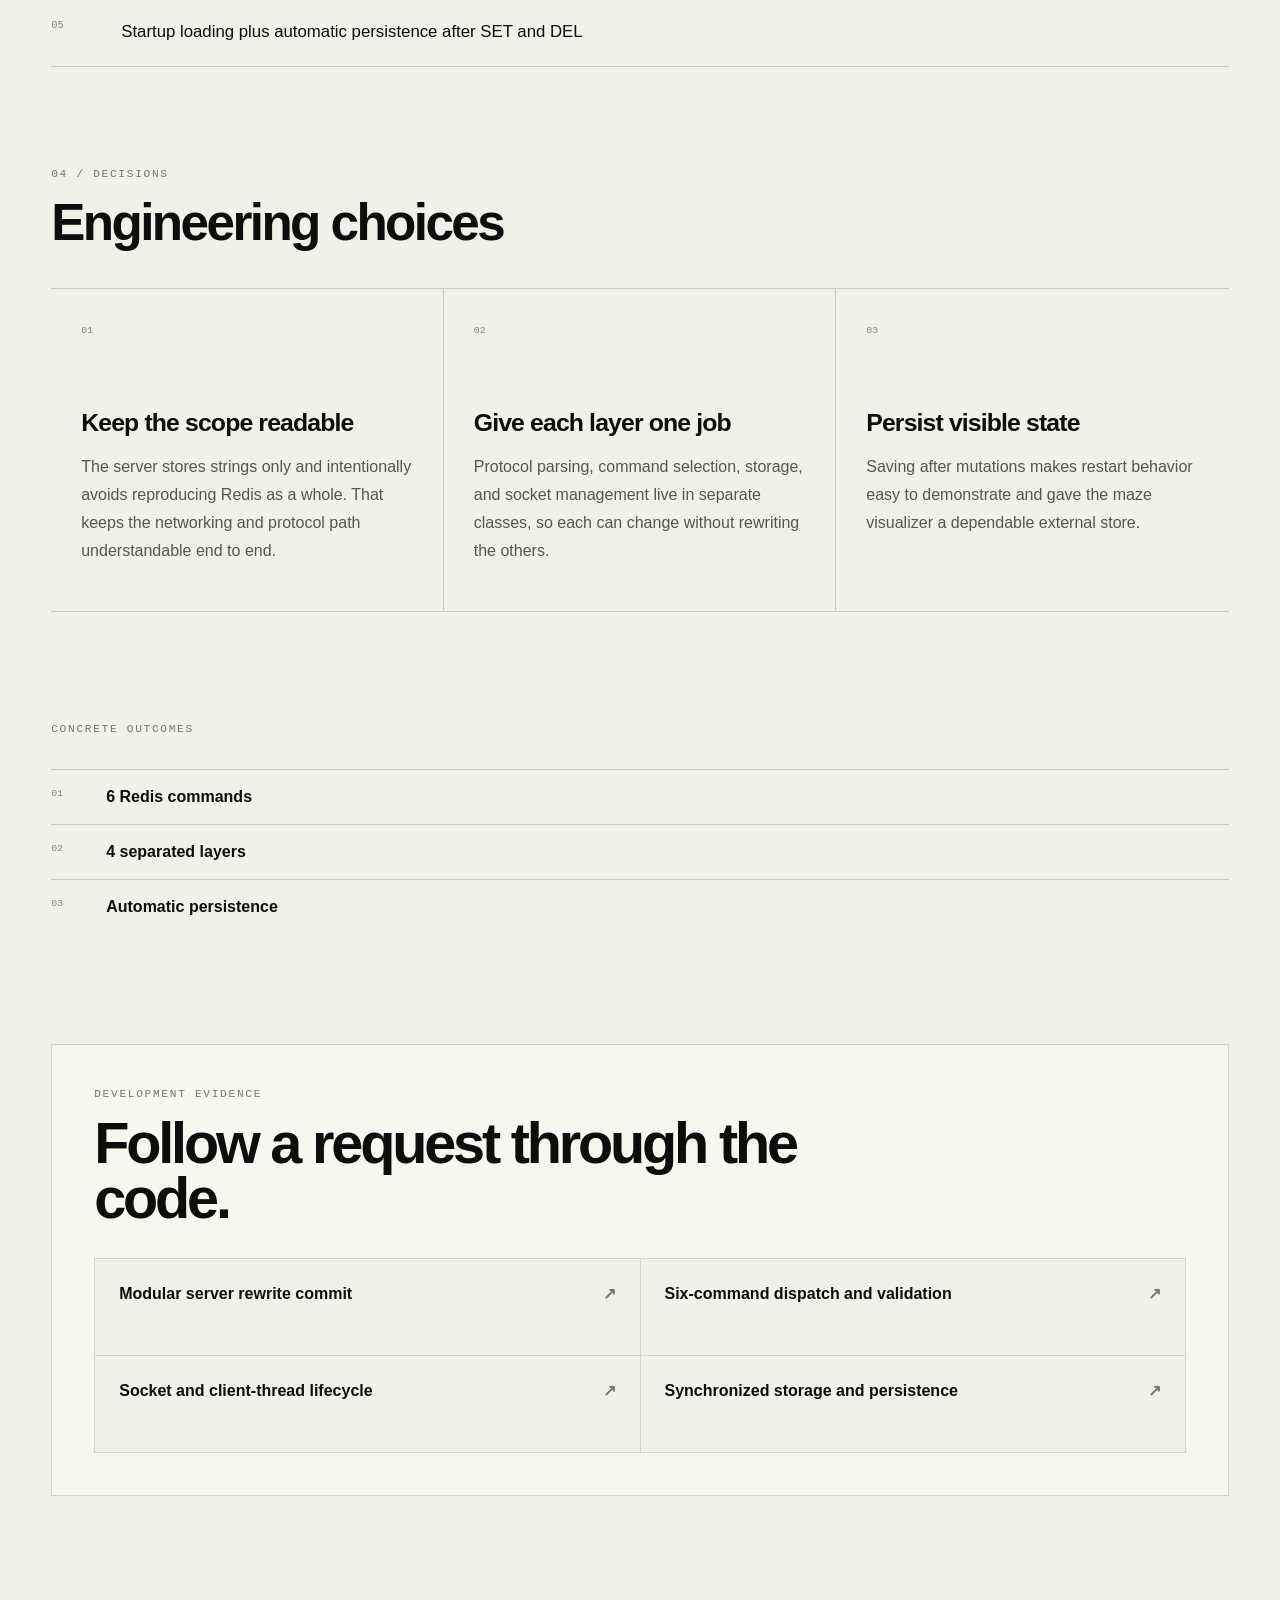
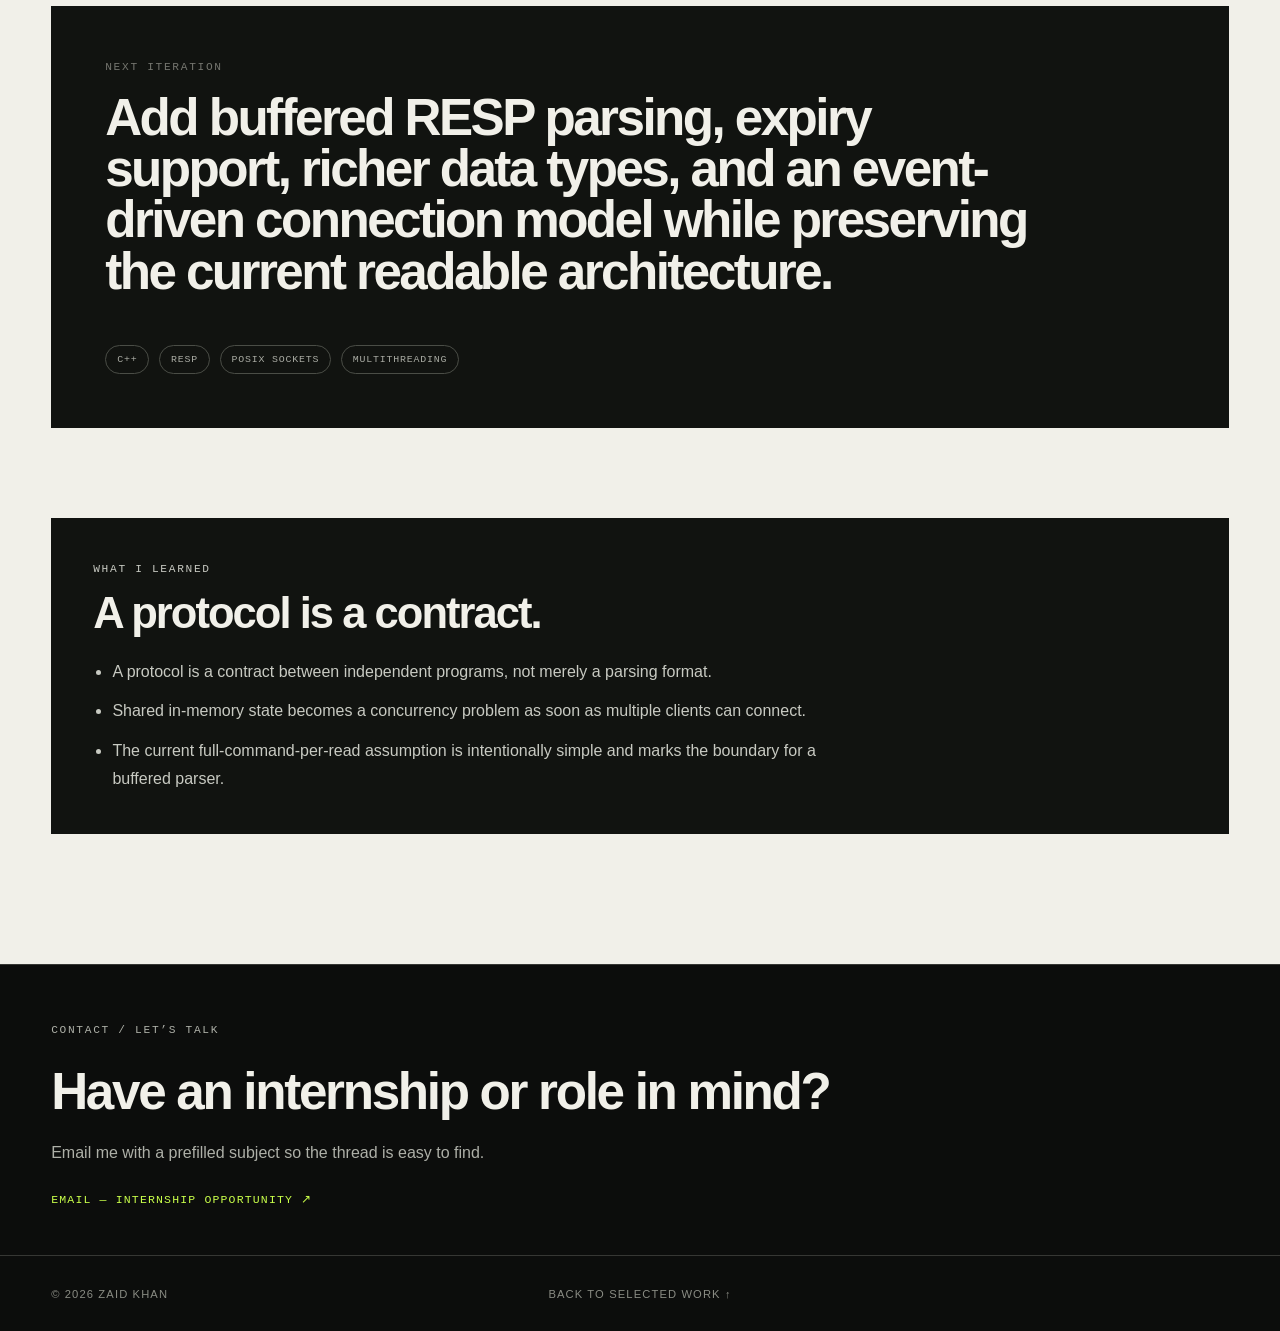
<file: projects/redis-server/index.html>
<!doctype html><html lang="en"><head><meta charset="utf-8"><meta name="viewport" content="width=device-width, initial-scale=1"><meta http-equiv="Content-Security-Policy" content="default-src 'self'; base-uri 'self'; object-src 'none'; form-action 'self'; img-src 'self' data:; font-src 'self' data:; style-src 'self' 'unsafe-inline'; script-src 'self' 'sha256-ehK93riUGk3jfb70C+wXIx7uwq8OaE1GOkwFk/gtQwo='; connect-src 'self'; upgrade-insecure-requests"><title>Mini Redis Server | Zaid Khan</title><meta name="description" content="A deliberately small Redis-compatible C++ server that accepts RESP commands over POSIX TCP sockets, stores strings in memory, coordinates clients with threads and a mutex, and persists data to disk."><link rel="canonical" href="https://diaznakh.github.io/projects/redis-server/"><meta property="og:title" content="Mini Redis Server | Zaid Khan"><meta property="og:description" content="A deliberately small Redis-compatible C++ server that accepts RESP commands over POSIX TCP sockets, stores strings in memory, coordinates clients with threads and a mutex, and persists data to disk."><meta property="og:type" content="article"><meta property="og:url" content="https://diaznakh.github.io/projects/redis-server/"><meta property="og:image" content="https://diaznakh.github.io/assets/og-project-redis.png"><meta property="og:image:type" content="image/png"><meta property="og:image:width" content="1200"><meta property="og:image:height" content="630"><meta property="og:image:alt" content="Mini Redis Server — Redis-compatible C++ server by Zaid Khan"><meta name="twitter:card" content="summary_large_image"><meta name="twitter:title" content="Mini Redis Server | Zaid Khan"><meta name="twitter:description" content="A deliberately small Redis-compatible C++ server that accepts RESP commands over POSIX TCP sockets, stores strings in memory, coordinates clients with threads and a mutex, and persists data to disk."><meta name="twitter:image" content="https://diaznakh.github.io/assets/og-project-redis.png"><link rel="icon" type="image/png" sizes="32x32" href="../../assets/favicon-32x32.png">
  <link rel="icon" type="image/png" sizes="16x16" href="../../assets/favicon-16x16.png">
  <link rel="apple-touch-icon" sizes="180x180" href="../../assets/apple-touch-icon.png"><link rel="stylesheet" href="../../styles.css?v=20261020-mark"><script type="application/ld+json">{"@context":"https://schema.org","@type":"SoftwareSourceCode","name":"Mini Redis Server","description":"A deliberately small Redis-compatible C++ server that accepts RESP commands over POSIX TCP sockets, stores strings in memory, coordinates clients with threads and a mutex, and persists data to disk.","codeRepository":"https://github.com/diaznakh/Redis-Server","programmingLanguage":"C++","author":{"@type":"Person","name":"Zaid Khan","url":"https://diaznakh.github.io/"}}</script></head><body><main class="project-page project-page-amber"><header class="article-header"><a class="wordmark" href="../../" aria-label="ZK. Home"><svg class="wordmark-mark" viewBox="0 0 52 32" width="46" height="28" aria-hidden="true" focusable="false"><circle class="wordmark-dot" cx="4" cy="4" r="2.05" style="--dot-delay:8ms;--dot-s:1.55;--dot-x:-11px;--dot-y:9px"/><circle class="wordmark-dot" cx="10" cy="4" r="2.05" style="--dot-delay:36ms;--dot-s:1.8;--dot-x:-6px;--dot-y:-10px"/><circle class="wordmark-dot" cx="16" cy="4" r="2.05" style="--dot-delay:14ms;--dot-s:1.4;--dot-x:12px;--dot-y:-7px"/><circle class="wordmark-dot" cx="22" cy="4" r="2.05" style="--dot-delay:58ms;--dot-s:1.9;--dot-x:8px;--dot-y:11px"/><circle class="wordmark-dot" cx="20" cy="10" r="2.05" style="--dot-delay:22ms;--dot-s:1.65;--dot-x:14px;--dot-y:5px"/><circle class="wordmark-dot" cx="14" cy="16" r="2.05" style="--dot-delay:70ms;--dot-s:1.35;--dot-x:-9px;--dot-y:13px"/><circle class="wordmark-dot" cx="8" cy="22" r="2.05" style="--dot-delay:44ms;--dot-s:1.75;--dot-x:-13px;--dot-y:-6px"/><circle class="wordmark-dot" cx="4" cy="28" r="2.05" style="--dot-delay:18ms;--dot-s:1.5;--dot-x:-8px;--dot-y:12px"/><circle class="wordmark-dot" cx="10" cy="28" r="2.05" style="--dot-delay:82ms;--dot-s:1.85;--dot-x:7px;--dot-y:8px"/><circle class="wordmark-dot" cx="16" cy="28" r="2.05" style="--dot-delay:28ms;--dot-s:1.45;--dot-x:-5px;--dot-y:-12px"/><circle class="wordmark-dot" cx="22" cy="28" r="2.05" style="--dot-delay:64ms;--dot-s:1.7;--dot-x:11px;--dot-y:-4px"/><circle class="wordmark-dot" cx="30" cy="4" r="2.05" style="--dot-delay:40ms;--dot-s:1.6;--dot-x:6px;--dot-y:-11px"/><circle class="wordmark-dot" cx="30" cy="10" r="2.05" style="--dot-delay:12ms;--dot-s:1.3;--dot-x:-14px;--dot-y:4px"/><circle class="wordmark-dot" cx="30" cy="16" r="2.05" style="--dot-delay:76ms;--dot-s:1.95;--dot-x:9px;--dot-y:10px"/><circle class="wordmark-dot" cx="30" cy="22" r="2.05" style="--dot-delay:32ms;--dot-s:1.5;--dot-x:-7px;--dot-y:-9px"/><circle class="wordmark-dot" cx="30" cy="28" r="2.05" style="--dot-delay:54ms;--dot-s:1.72;--dot-x:13px;--dot-y:6px"/><circle class="wordmark-dot" cx="36" cy="10" r="2.05" style="--dot-delay:6ms;--dot-s:1.42;--dot-x:10px;--dot-y:-8px"/><circle class="wordmark-dot" cx="42" cy="4" r="2.05" style="--dot-delay:90ms;--dot-s:1.88;--dot-x:15px;--dot-y:7px"/><circle class="wordmark-dot" cx="36" cy="22" r="2.05" style="--dot-delay:48ms;--dot-s:1.38;--dot-x:-10px;--dot-y:9px"/><circle class="wordmark-dot" cx="42" cy="28" r="2.05" style="--dot-delay:24ms;--dot-s:1.62;--dot-x:8px;--dot-y:-13px"/><circle class="wordmark-dot accent" cx="48" cy="28" r="2.05" style="--dot-delay:100ms;--dot-s:2.05;--dot-x:12px;--dot-y:4px"/></svg></a><nav aria-label="Primary navigation"><a href="../../work/" aria-current="page">Work</a><a href="../../writing/">Writing</a><a href="../../about/">About</a></nav></header><article class="project-shell"><div class="project-case-meta"><span>Backend / Networking</span><span class="project-case-status">Maintained</span></div><p class="project-case-number">Project / 02</p><h1>Mini Redis Server</h1>
<section class="case-problem"><p class="eyebrow">Problem / Why I built it</p><h2>Why I built it</h2><p>Redis looks simple from a client: send a command and receive a response. I built a minimal compatible server to understand the socket lifecycle, protocol boundary, shared state, and persistence behind that interaction.</p></section>
<dl class="case-facts">
<div><dt>Role</dt><dd>Author</dd></div>
<div><dt>Dates</dt><dd>2025–2026</dd></div>
<div><dt>Stack</dt><dd>C++17 · POSIX sockets · RESP · multithreading</dd></div>
<div><dt>Status</dt><dd>Maintained</dd></div>
<div><dt>Verified</dt><dd>6 supported commands</dd></div>
<div><dt>Repository</dt><dd><a href="https://github.com/diaznakh/Redis-Server" target="_blank" rel="noreferrer">View repository ↗</a></dd></div>
</dl>
<p class="project-case-lede">A deliberately small Redis-compatible C++ server that accepts RESP commands over POSIX TCP sockets, stores strings in memory, coordinates clients with threads and a mutex, and persists data to disk.</p><div class="project-case-actions"><a href="https://github.com/diaznakh/Redis-Server" target="_blank" rel="noreferrer">View repository ↗</a><a href="../../#contact">Discuss the project →</a></div><figure class="case-preview"><img src="../../assets/og-project-redis.svg" alt="" width="1200" height="630" decoding="async"><figcaption>The request path from TCP connection through parsing, execution and storage. <a href="../../blog/maze-redis-integration.html#maze-demo-title">Explore the Redis and maze sandbox ↗</a></figcaption></figure>
<section class="case-architecture" aria-labelledby="architecture-title"><p class="eyebrow">Architecture / Request path</p><h2 id="architecture-title">How the pieces connect.</h2><ol><li><span>01</span><strong>TCP client</strong></li><li><span>02</span><strong>RESP parser</strong></li><li><span>03</span><strong>Command handler</strong></li><li><span>04</span><strong>Locked database</strong></li><li><span>05</span><strong>Disk file</strong></li></ol></section><div class="case-story-grid"><section><p class="eyebrow">02 / Design</p><h2>System shape</h2><p>The implementation is divided into four responsibilities. Server accepts clients, Resp translates network messages, CommandHandler validates operations, and Database owns the synchronized unordered_map plus persistence. main only wires those pieces together.</p></section></div><section class="case-detail-section"><p class="eyebrow">03 / Implementation</p><h2>What the code actually does</h2><ul class="case-implementation"><li><span>01</span><p>POSIX socket, bind, listen, accept, receive, and send flow</p></li><li><span>02</span><p>RESP parsing and Redis-compatible response encoding</p></li><li><span>03</span><p>PING, SET, GET, DEL, KEYS *, and SAVE commands</p></li><li><span>04</span><p>One worker thread per client with a mutex protecting shared data</p></li><li><span>05</span><p>Startup loading plus automatic persistence after SET and DEL</p></li></ul></section><section class="case-detail-section"><p class="eyebrow">04 / Decisions</p><h2>Engineering choices</h2><div class="case-decisions"><article><span>01</span><h3>Keep the scope readable</h3><p>The server stores strings only and intentionally avoids reproducing Redis as a whole. That keeps the networking and protocol path understandable end to end.</p></article><article><span>02</span><h3>Give each layer one job</h3><p>Protocol parsing, command selection, storage, and socket management live in separate classes, so each can change without rewriting the others.</p></article><article><span>03</span><h3>Persist visible state</h3><p>Saving after mutations makes restart behavior easy to demonstrate and gave the maze visualizer a dependable external store.</p></article></div></section><section class="case-results"><div><p class="eyebrow">Concrete outcomes</p><dl><div><dt>01</dt><dd>6 Redis commands</dd></div><div><dt>02</dt><dd>4 separated layers</dd></div><div><dt>03</dt><dd>Automatic persistence</dd></div></dl></div></section><section class="case-evidence"><p class="eyebrow">Development evidence</p><h2>Follow a request through the code.</h2><ul class="case-evidence-list"><li><a href="https://github.com/diaznakh/Redis-Server/commit/0357dd3b9df13723a07c8edbbd7e89c3be95380e" target="_blank" rel="noreferrer">Modular server rewrite commit</a></li><li><a href="https://github.com/diaznakh/Redis-Server/blob/main/src/CommandHandler.cpp" target="_blank" rel="noreferrer">Six-command dispatch and validation</a></li><li><a href="https://github.com/diaznakh/Redis-Server/blob/main/src/Server.cpp" target="_blank" rel="noreferrer">Socket and client-thread lifecycle</a></li><li><a href="https://github.com/diaznakh/Redis-Server/blob/main/src/Database.cpp" target="_blank" rel="noreferrer">Synchronized storage and persistence</a></li></ul></section><section class="case-next"><p class="eyebrow">Next iteration</p><h2>Add buffered RESP parsing, expiry support, richer data types, and an event-driven connection model while preserving the current readable architecture.</h2><div><span>C++</span><span>RESP</span><span>POSIX Sockets</span><span>Multithreading</span></div></section>
<section class="case-learned"><p class="eyebrow">What I learned</p><h2>A protocol is a contract.</h2><ul><li>A protocol is a contract between independent programs, not merely a parsing format.</li><li>Shared in-memory state becomes a concurrency problem as soon as multiple clients can connect.</li><li>The current full-command-per-read assumption is intentionally simple and marks the boundary for a buffered parser.</li></ul></section>
</article>
<aside class="contact-prompt" aria-label="Contact"><p class="eyebrow">Contact / Let’s talk</p><h2>Have an internship or role in mind?</h2><p>Email me with a prefilled subject so the thread is easy to find.</p><a href="mailto:diaznakh@gmail.com?subject=Internship%20opportunity">Email — Internship opportunity ↗</a></aside>
<footer class="article-footer"><p>© 2026 Zaid Khan</p><a href="../../work/">Back to selected work ↑</a></footer></main></body></html>
</file>
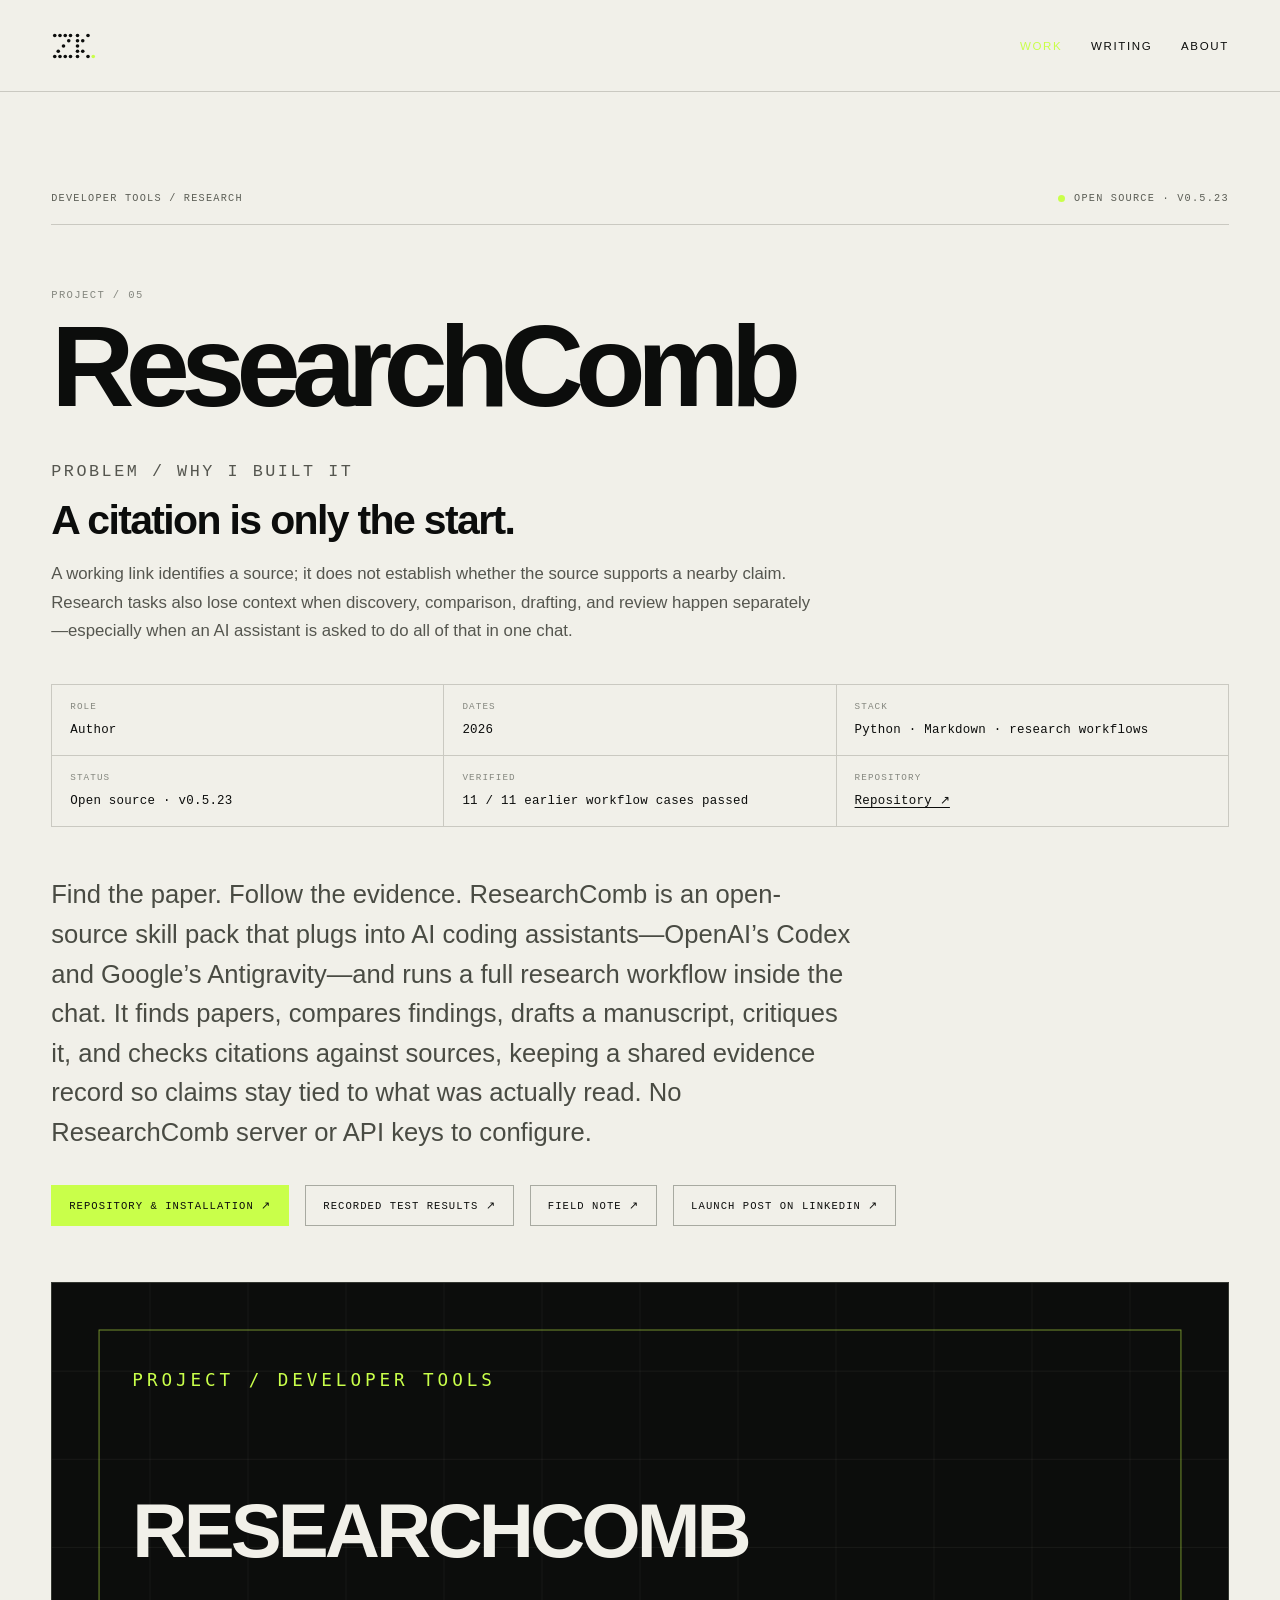
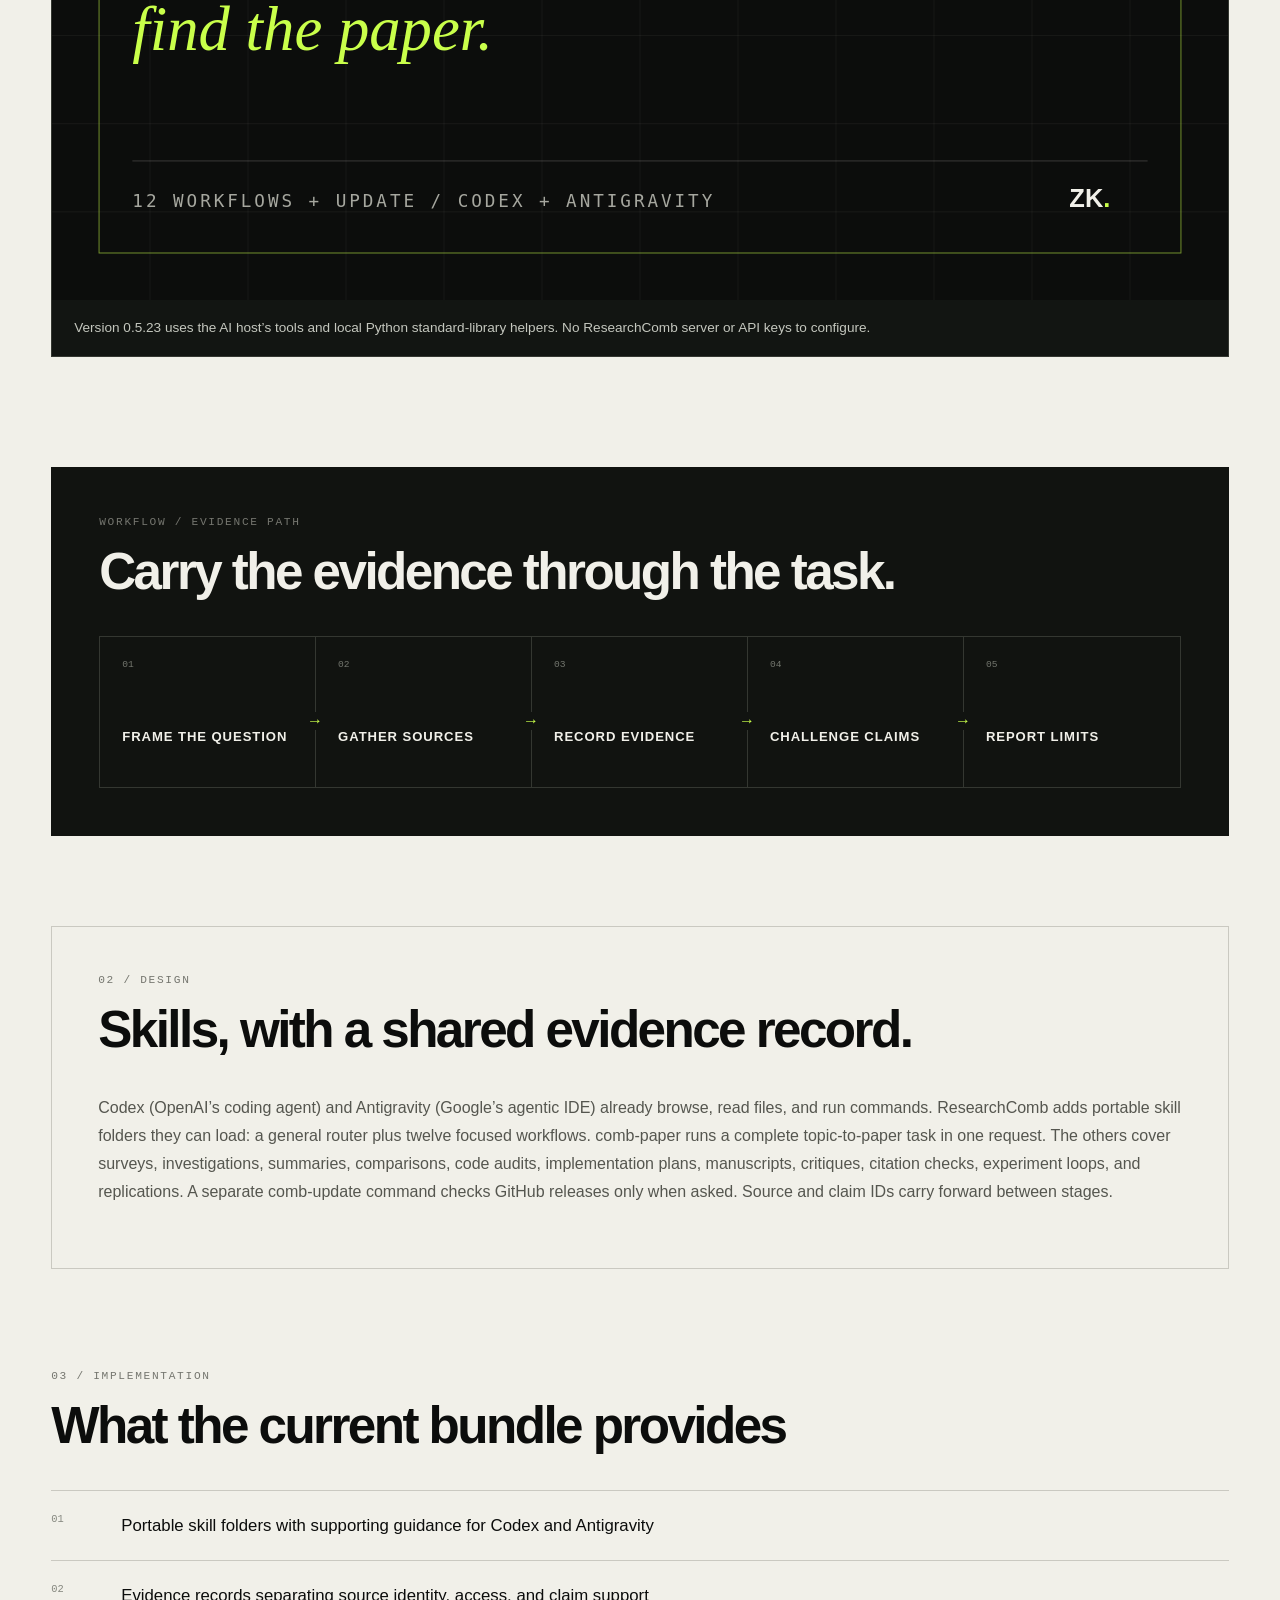
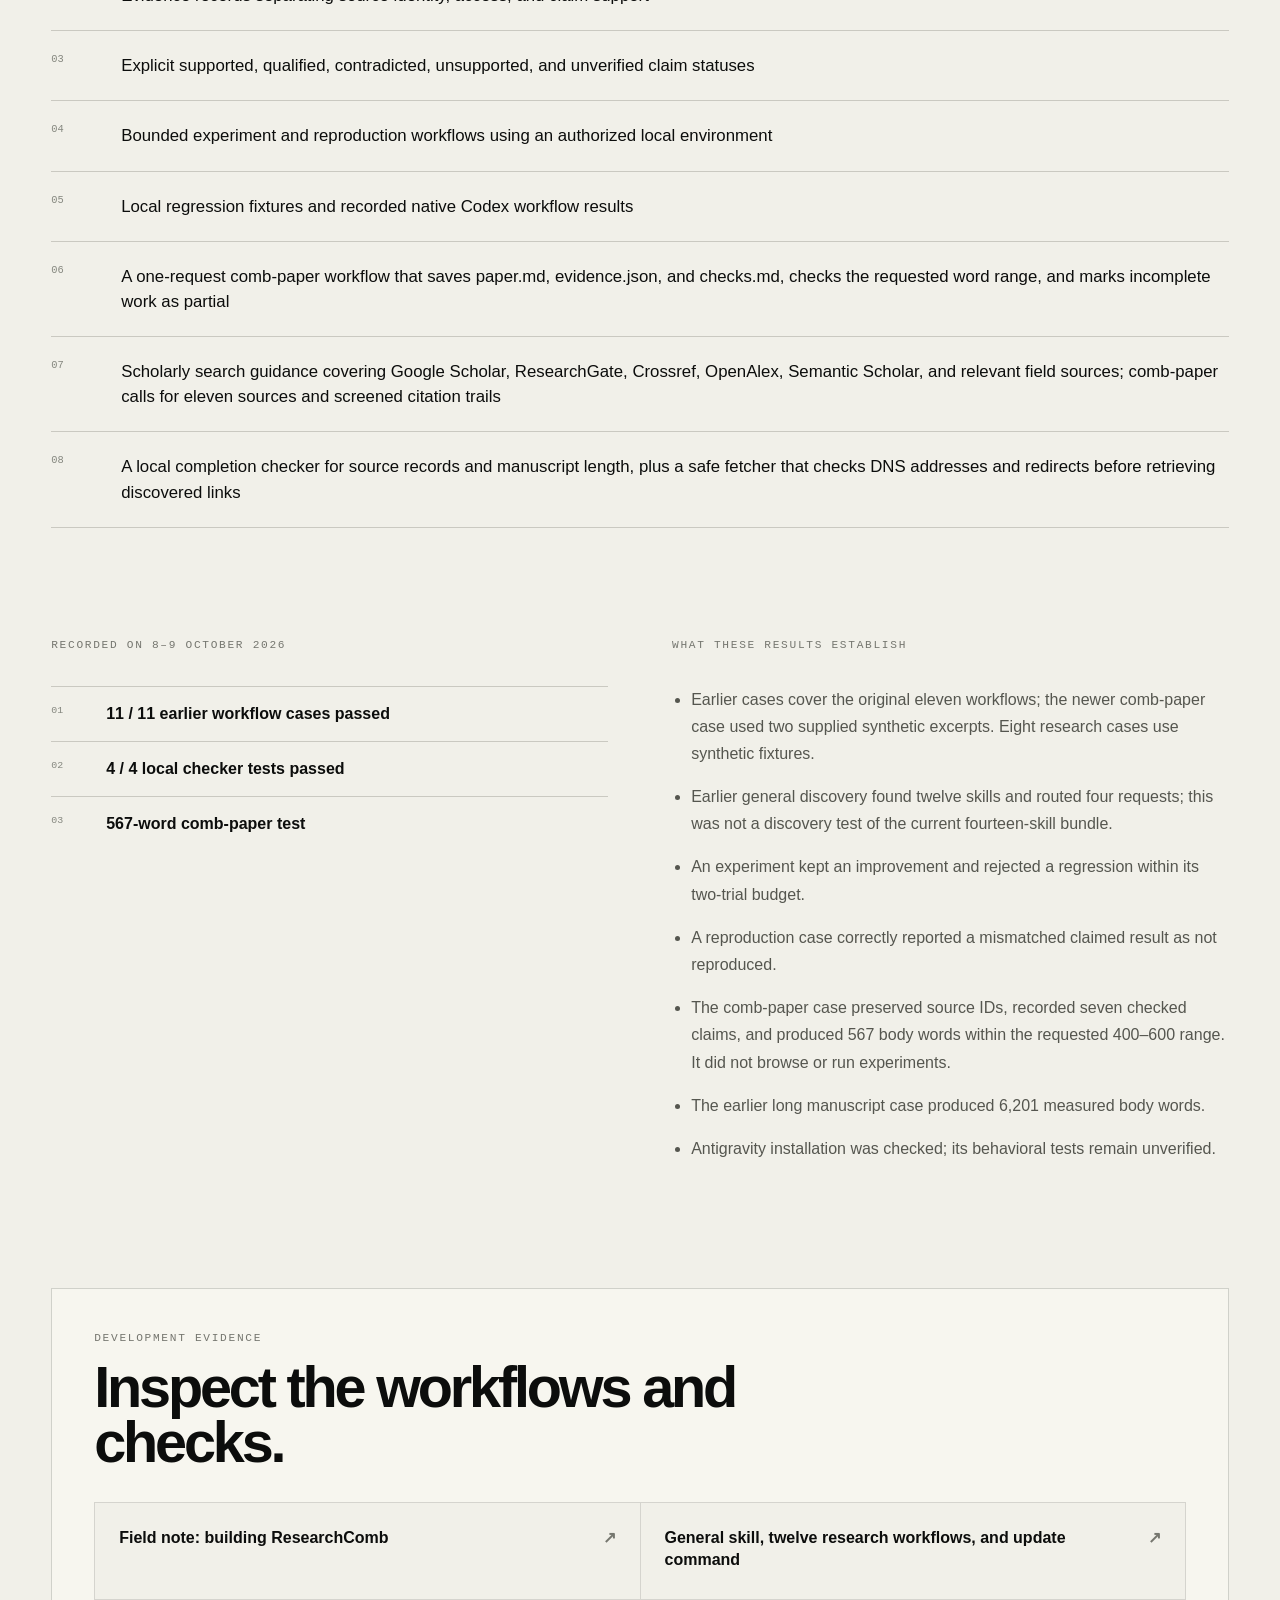
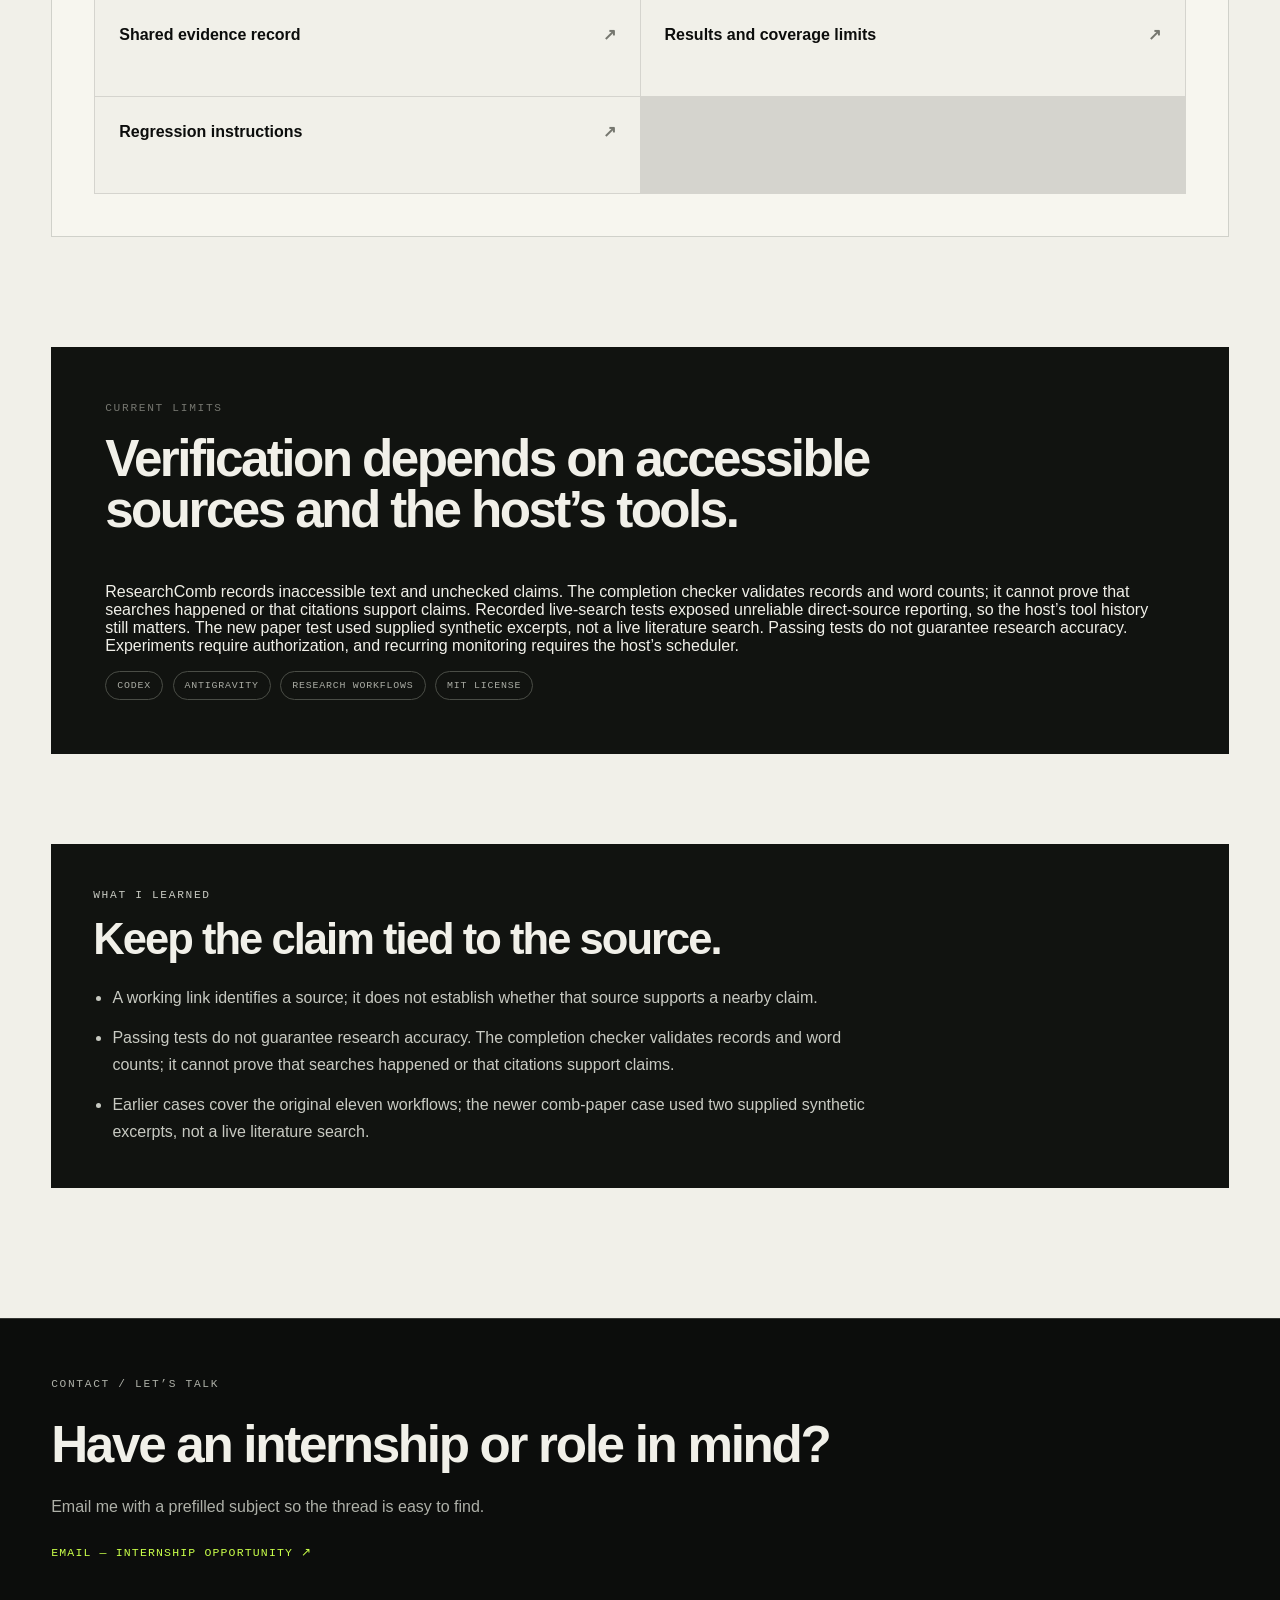
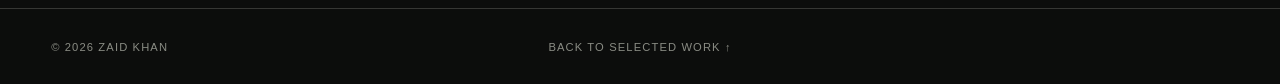
<file: projects/researchcomb/index.html>
<!doctype html>
<html lang="en">
<head>
  <meta charset="utf-8">
  <meta name="viewport" content="width=device-width, initial-scale=1">
  <meta http-equiv="Content-Security-Policy" content="default-src 'self'; base-uri 'self'; object-src 'none'; form-action 'self'; img-src 'self' data:; font-src 'self' data:; style-src 'self'; script-src 'self'; connect-src 'self'; upgrade-insecure-requests">
  <title>ResearchComb | Zaid Khan</title>
  <meta name="description" content="ResearchComb is an open-source skill pack for AI coding assistants (OpenAI Codex and Google Antigravity). Twelve research workflows plus an update command take a topic from literature search through drafting, critique, and citation checks.">
  <link rel="canonical" href="https://diaznakh.github.io/projects/researchcomb/">
  <meta property="og:title" content="ResearchComb | Zaid Khan">
  <meta property="og:description" content="Find the paper. Follow the evidence. Twelve research workflows plus an update command for OpenAI Codex and Google Antigravity, using the host’s existing tools.">
  <meta property="og:type" content="article">
  <meta property="og:url" content="https://diaznakh.github.io/projects/researchcomb/">
  <meta property="og:image" content="https://diaznakh.github.io/assets/og-project-researchcomb.png">
  <meta property="og:image:type" content="image/png">
  <meta property="og:image:width" content="1200">
  <meta property="og:image:height" content="630">
  <meta property="og:image:alt" content="ResearchComb — research workflows for Codex and Antigravity by Zaid Khan">
  <meta name="twitter:card" content="summary_large_image">
  <meta name="twitter:title" content="ResearchComb | Zaid Khan">
  <meta name="twitter:description" content="Topic-to-paper research, scholarly search, shared evidence records, and local completion checks for OpenAI Codex and Google Antigravity.">
  <meta name="twitter:image" content="https://diaznakh.github.io/assets/og-project-researchcomb.png">
  <link rel="icon" type="image/png" sizes="32x32" href="../../assets/favicon-32x32.png">
  <link rel="icon" type="image/png" sizes="16x16" href="../../assets/favicon-16x16.png">
  <link rel="apple-touch-icon" sizes="180x180" href="../../assets/apple-touch-icon.png"><link rel="stylesheet" href="../../styles.css?v=20261020-mark">
</head>
<body>
  <a class="skip-link" href="#main-content">Skip to content</a>
  <main class="project-page" id="main-content">
    <header class="article-header"><a class="wordmark" href="../../" aria-label="ZK. Home"><svg class="wordmark-mark" viewBox="0 0 52 32" width="46" height="28" aria-hidden="true" focusable="false"><circle class="wordmark-dot" cx="4" cy="4" r="2.05" style="--dot-delay:8ms;--dot-s:1.55;--dot-x:-11px;--dot-y:9px"/><circle class="wordmark-dot" cx="10" cy="4" r="2.05" style="--dot-delay:36ms;--dot-s:1.8;--dot-x:-6px;--dot-y:-10px"/><circle class="wordmark-dot" cx="16" cy="4" r="2.05" style="--dot-delay:14ms;--dot-s:1.4;--dot-x:12px;--dot-y:-7px"/><circle class="wordmark-dot" cx="22" cy="4" r="2.05" style="--dot-delay:58ms;--dot-s:1.9;--dot-x:8px;--dot-y:11px"/><circle class="wordmark-dot" cx="20" cy="10" r="2.05" style="--dot-delay:22ms;--dot-s:1.65;--dot-x:14px;--dot-y:5px"/><circle class="wordmark-dot" cx="14" cy="16" r="2.05" style="--dot-delay:70ms;--dot-s:1.35;--dot-x:-9px;--dot-y:13px"/><circle class="wordmark-dot" cx="8" cy="22" r="2.05" style="--dot-delay:44ms;--dot-s:1.75;--dot-x:-13px;--dot-y:-6px"/><circle class="wordmark-dot" cx="4" cy="28" r="2.05" style="--dot-delay:18ms;--dot-s:1.5;--dot-x:-8px;--dot-y:12px"/><circle class="wordmark-dot" cx="10" cy="28" r="2.05" style="--dot-delay:82ms;--dot-s:1.85;--dot-x:7px;--dot-y:8px"/><circle class="wordmark-dot" cx="16" cy="28" r="2.05" style="--dot-delay:28ms;--dot-s:1.45;--dot-x:-5px;--dot-y:-12px"/><circle class="wordmark-dot" cx="22" cy="28" r="2.05" style="--dot-delay:64ms;--dot-s:1.7;--dot-x:11px;--dot-y:-4px"/><circle class="wordmark-dot" cx="30" cy="4" r="2.05" style="--dot-delay:40ms;--dot-s:1.6;--dot-x:6px;--dot-y:-11px"/><circle class="wordmark-dot" cx="30" cy="10" r="2.05" style="--dot-delay:12ms;--dot-s:1.3;--dot-x:-14px;--dot-y:4px"/><circle class="wordmark-dot" cx="30" cy="16" r="2.05" style="--dot-delay:76ms;--dot-s:1.95;--dot-x:9px;--dot-y:10px"/><circle class="wordmark-dot" cx="30" cy="22" r="2.05" style="--dot-delay:32ms;--dot-s:1.5;--dot-x:-7px;--dot-y:-9px"/><circle class="wordmark-dot" cx="30" cy="28" r="2.05" style="--dot-delay:54ms;--dot-s:1.72;--dot-x:13px;--dot-y:6px"/><circle class="wordmark-dot" cx="36" cy="10" r="2.05" style="--dot-delay:6ms;--dot-s:1.42;--dot-x:10px;--dot-y:-8px"/><circle class="wordmark-dot" cx="42" cy="4" r="2.05" style="--dot-delay:90ms;--dot-s:1.88;--dot-x:15px;--dot-y:7px"/><circle class="wordmark-dot" cx="36" cy="22" r="2.05" style="--dot-delay:48ms;--dot-s:1.38;--dot-x:-10px;--dot-y:9px"/><circle class="wordmark-dot" cx="42" cy="28" r="2.05" style="--dot-delay:24ms;--dot-s:1.62;--dot-x:8px;--dot-y:-13px"/><circle class="wordmark-dot accent" cx="48" cy="28" r="2.05" style="--dot-delay:100ms;--dot-s:2.05;--dot-x:12px;--dot-y:4px"/></svg></a><nav aria-label="Primary navigation"><a href="../../work/" aria-current="page">Work</a><a href="../../writing/">Writing</a><a href="../../about/">About</a></nav></header>
    <article class="project-shell">
      <div class="project-case-meta"><span>Developer tools / Research</span><span class="project-case-status">Open source · v0.5.23</span></div>
      <p class="project-case-number">Project / 05</p>
      <h1 class="researchcomb-title">ResearchComb</h1>
      <section class="case-problem">
        <p class="eyebrow">Problem / Why I built it</p>
        <h2>A citation is only the start.</h2>
        <p>A working link identifies a source; it does not establish whether the source supports a nearby claim. Research tasks also lose context when discovery, comparison, drafting, and review happen separately—especially when an AI assistant is asked to do all of that in one chat.</p>
      </section>
      <dl class="case-facts">
        <div><dt>Role</dt><dd>Author</dd></div>
        <div><dt>Dates</dt><dd>2026</dd></div>
        <div><dt>Stack</dt><dd>Python · Markdown · research workflows</dd></div>
        <div><dt>Status</dt><dd>Open source · v0.5.23</dd></div>
        <div><dt>Verified</dt><dd>11 / 11 earlier workflow cases passed</dd></div>
        <div><dt>Repository</dt><dd><a href="https://github.com/diaznakh/ResearchComb" target="_blank" rel="noreferrer">Repository ↗</a></dd></div>
      </dl>
      <p class="project-case-lede">Find the paper. Follow the evidence. ResearchComb is an open-source skill pack that plugs into AI coding assistants—OpenAI’s Codex and Google’s Antigravity—and runs a full research workflow inside the chat. It finds papers, compares findings, drafts a manuscript, critiques it, and checks citations against sources, keeping a shared evidence record so claims stay tied to what was actually read. No ResearchComb server or API keys to configure.</p>
      <div class="project-case-actions"><a href="https://github.com/diaznakh/ResearchComb" target="_blank" rel="noreferrer">Repository &amp; installation ↗</a><a href="https://github.com/diaznakh/ResearchComb/blob/main/tests/RESULTS.md" target="_blank" rel="noreferrer">Recorded test results ↗</a><a href="../../blog/building-researchcomb.html">Field note ↗</a><a href="https://www.linkedin.com/posts/diaznakh_github-diaznakhresearchcomb-activity-7513998248806715392-v-l6" target="_blank" rel="noreferrer">Launch post on LinkedIn ↗</a></div>
      <figure class="case-preview"><img src="../../assets/og-project-researchcomb.svg" alt="ResearchComb: twelve research workflows and an update command for Codex and Antigravity" width="1200" height="630" decoding="async"><figcaption>Version 0.5.23 uses the AI host’s tools and local Python standard-library helpers. No ResearchComb server or API keys to configure.</figcaption></figure>
      <section class="case-architecture" aria-labelledby="architecture-title"><p class="eyebrow">Workflow / Evidence path</p><h2 id="architecture-title">Carry the evidence through the task.</h2><ol><li><span>01</span><strong>Frame the question</strong></li><li><span>02</span><strong>Gather sources</strong></li><li><span>03</span><strong>Record evidence</strong></li><li><span>04</span><strong>Challenge claims</strong></li><li><span>05</span><strong>Report limits</strong></li></ol></section>
      <div class="case-story-grid"><section><p class="eyebrow">02 / Design</p><h2>Skills, with a shared evidence record.</h2><p>Codex (OpenAI’s coding agent) and Antigravity (Google’s agentic IDE) already browse, read files, and run commands. ResearchComb adds portable skill folders they can load: a general router plus twelve focused workflows. comb-paper runs a complete topic-to-paper task in one request. The others cover surveys, investigations, summaries, comparisons, code audits, implementation plans, manuscripts, critiques, citation checks, experiment loops, and replications. A separate comb-update command checks GitHub releases only when asked. Source and claim IDs carry forward between stages.</p></section></div>
      <section class="case-detail-section"><p class="eyebrow">03 / Implementation</p><h2>What the current bundle provides</h2><ul class="case-implementation"><li><span>01</span><p>Portable skill folders with supporting guidance for Codex and Antigravity</p></li><li><span>02</span><p>Evidence records separating source identity, access, and claim support</p></li><li><span>03</span><p>Explicit supported, qualified, contradicted, unsupported, and unverified claim statuses</p></li><li><span>04</span><p>Bounded experiment and reproduction workflows using an authorized local environment</p></li><li><span>05</span><p>Local regression fixtures and recorded native Codex workflow results</p></li><li><span>06</span><p>A one-request comb-paper workflow that saves paper.md, evidence.json, and checks.md, checks the requested word range, and marks incomplete work as partial</p></li><li><span>07</span><p>Scholarly search guidance covering Google Scholar, ResearchGate, Crossref, OpenAlex, Semantic Scholar, and relevant field sources; comb-paper calls for eleven sources and screened citation trails</p></li><li><span>08</span><p>A local completion checker for source records and manuscript length, plus a safe fetcher that checks DNS addresses and redirects before retrieving discovered links</p></li></ul></section>
      <section class="case-results"><div><p class="eyebrow">Recorded on 8–9 October 2026</p><dl><div><dt>01</dt><dd>11 / 11 earlier workflow cases passed</dd></div><div><dt>02</dt><dd>4 / 4 local checker tests passed</dd></div><div><dt>03</dt><dd>567-word comb-paper test</dd></div></dl></div><div><p class="eyebrow">What these results establish</p><ul><li>Earlier cases cover the original eleven workflows; the newer comb-paper case used two supplied synthetic excerpts. Eight research cases use synthetic fixtures.</li><li>Earlier general discovery found twelve skills and routed four requests; this was not a discovery test of the current fourteen-skill bundle.</li><li>An experiment kept an improvement and rejected a regression within its two-trial budget.</li><li>A reproduction case correctly reported a mismatched claimed result as not reproduced.</li><li>The comb-paper case preserved source IDs, recorded seven checked claims, and produced 567 body words within the requested 400–600 range. It did not browse or run experiments.</li><li>The earlier long manuscript case produced 6,201 measured body words.</li><li>Antigravity installation was checked; its behavioral tests remain unverified.</li></ul></div></section>
      <section class="case-evidence"><p class="eyebrow">Development evidence</p><h2>Inspect the workflows and checks.</h2><ul class="case-evidence-list"><li><a href="../../blog/building-researchcomb.html">Field note: building ResearchComb</a></li><li><a href="https://github.com/diaznakh/ResearchComb/tree/main/skills" target="_blank" rel="noreferrer">General skill, twelve research workflows, and update command</a></li><li><a href="https://github.com/diaznakh/ResearchComb/blob/main/skills/researchcomb/references/evidence-record.md" target="_blank" rel="noreferrer">Shared evidence record</a></li><li><a href="https://github.com/diaznakh/ResearchComb/blob/main/tests/RESULTS.md" target="_blank" rel="noreferrer">Results and coverage limits</a></li><li><a href="https://github.com/diaznakh/ResearchComb/blob/main/tests/README.md" target="_blank" rel="noreferrer">Regression instructions</a></li></ul></section>
      <section class="case-next"><p class="eyebrow">Current limits</p><h2>Verification depends on accessible sources and the host’s tools.</h2><p>ResearchComb records inaccessible text and unchecked claims. The completion checker validates records and word counts; it cannot prove that searches happened or that citations support claims. Recorded live-search tests exposed unreliable direct-source reporting, so the host’s tool history still matters. The new paper test used supplied synthetic excerpts, not a live literature search. Passing tests do not guarantee research accuracy. Experiments require authorization, and recurring monitoring requires the host’s scheduler.</p><div><span>Codex</span><span>Antigravity</span><span>Research workflows</span><span>MIT license</span></div></section>
      <section class="case-learned">
        <p class="eyebrow">What I learned</p>
        <h2>Keep the claim tied to the source.</h2>
        <ul>
          <li>A working link identifies a source; it does not establish whether that source supports a nearby claim.</li>
          <li>Passing tests do not guarantee research accuracy. The completion checker validates records and word counts; it cannot prove that searches happened or that citations support claims.</li>
          <li>Earlier cases cover the original eleven workflows; the newer comb-paper case used two supplied synthetic excerpts, not a live literature search.</li>
        </ul>
      </section>
    </article>
    <aside class="contact-prompt" aria-label="Contact">
      <p class="eyebrow">Contact / Let’s talk</p>
      <h2>Have an internship or role in mind?</h2>
      <p>Email me with a prefilled subject so the thread is easy to find.</p>
      <a href="mailto:diaznakh@gmail.com?subject=Internship%20opportunity">Email — Internship opportunity ↗</a>
    </aside>
    <footer class="article-footer"><p>© 2026 Zaid Khan</p><a href="../../work/">Back to selected work ↑</a></footer>
  </main>
</body>
</html>
</file>
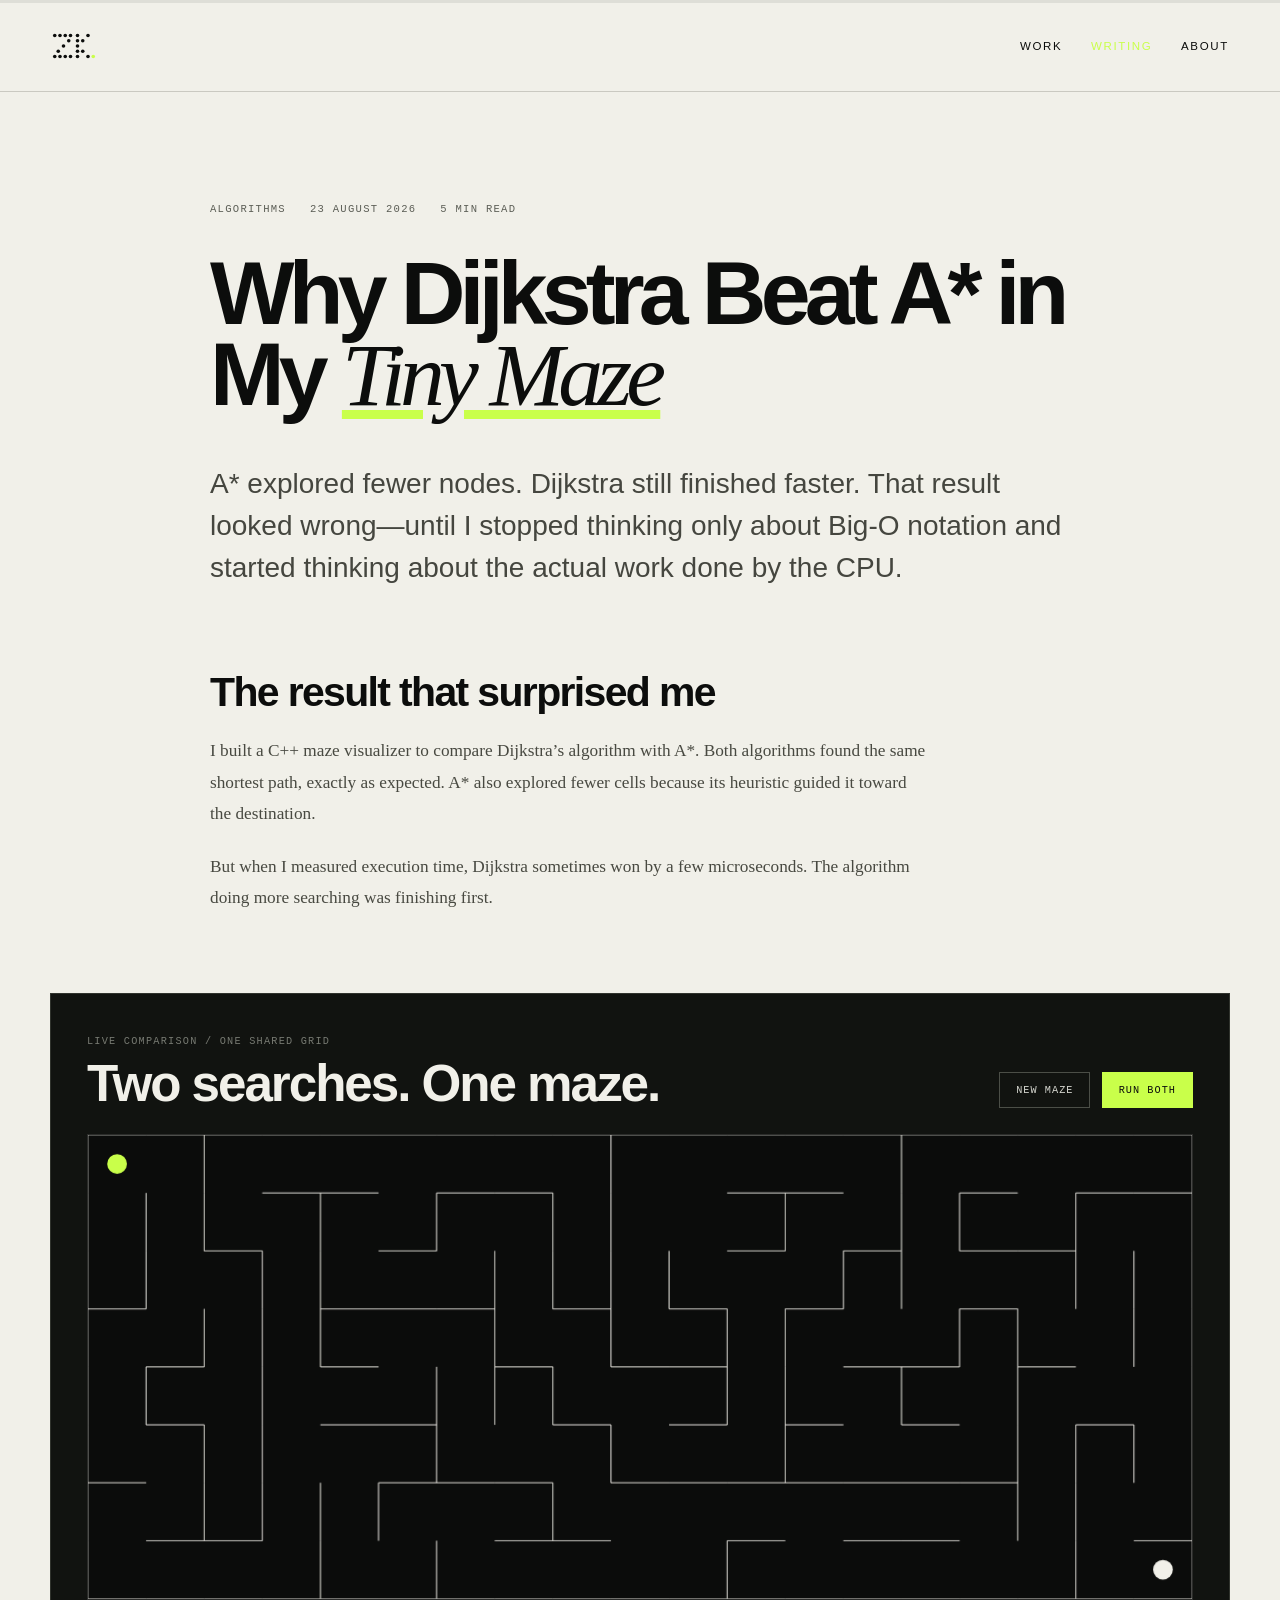
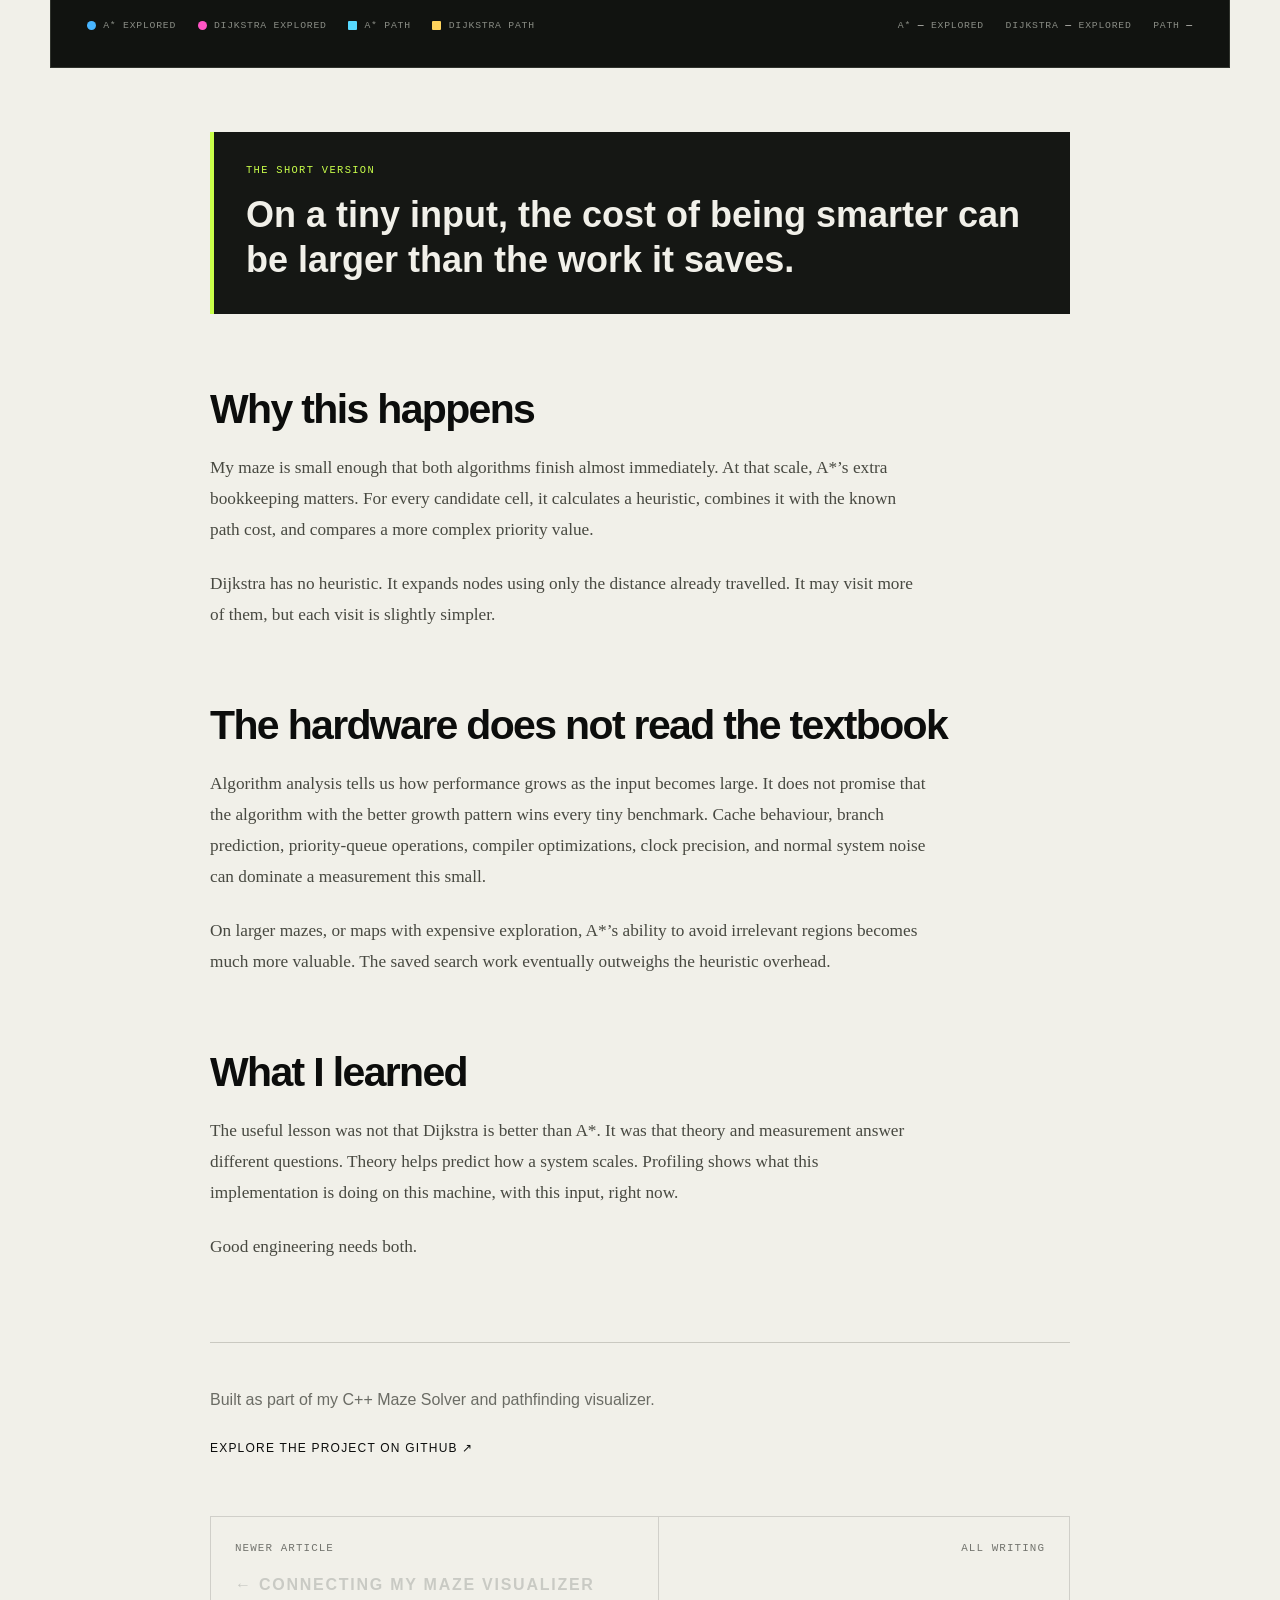
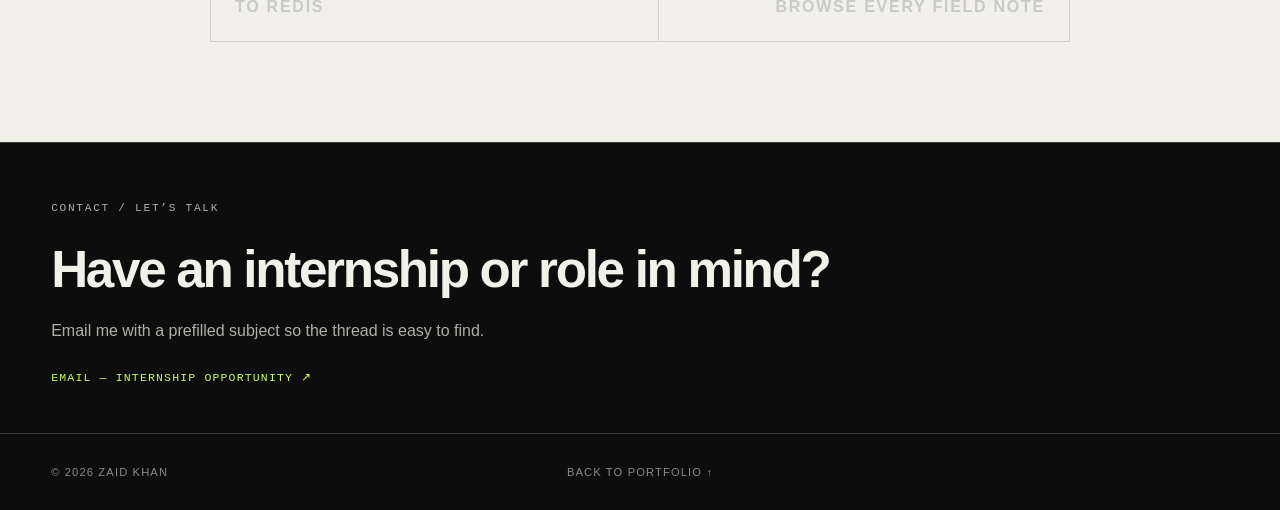
<file: blog/astar-vs-dijkstra.html>
<!doctype html>
<html lang="en">
<head>
  <meta charset="utf-8">
  <meta name="viewport" content="width=device-width, initial-scale=1">
  <meta http-equiv="Content-Security-Policy" content="default-src 'self'; base-uri 'self'; object-src 'none'; form-action 'self'; img-src 'self' data:; font-src 'self' data:; style-src 'self' 'unsafe-inline'; script-src 'self' 'sha256-IdyzgAbKTXfAaRmgoqyQan5GCkolgdDqOeUtADoOKUA='; connect-src 'self'; upgrade-insecure-requests">
  <title>Why Dijkstra Beat A* in My Tiny Maze | Zaid Khan</title>
  <meta name="description" content="A practical look at why Dijkstra can benchmark faster than A* on a tiny maze despite exploring more nodes.">
  <link rel="canonical" href="https://diaznakh.github.io/blog/astar-vs-dijkstra.html">
  <meta property="og:title" content="Why Dijkstra Beat A* in My Tiny Maze | Zaid Khan">
  <meta property="og:description" content="A practical look at why Dijkstra can benchmark faster than A* on a tiny maze despite exploring more nodes.">
  <meta property="og:type" content="article">
  <meta property="og:url" content="https://diaznakh.github.io/blog/astar-vs-dijkstra.html">
  <meta property="og:site_name" content="Zaid Khan">
  <meta property="article:published_time" content="2026-08-23T00:00:00Z">
  <meta property="article:author" content="Zaid Khan">
  <meta property="og:image" content="https://diaznakh.github.io/assets/og-astar-dijkstra.png">
  <meta property="og:image:type" content="image/png">
  <meta property="og:image:width" content="1200">
  <meta property="og:image:height" content="630">
  <meta property="og:image:alt" content="Why Dijkstra Beat A* in My Tiny Maze — Zaid Khan">
  <meta name="twitter:card" content="summary_large_image">
  <meta name="twitter:title" content="Why Dijkstra Beat A* in My Tiny Maze | Zaid Khan">
  <meta name="twitter:description" content="Why Dijkstra can benchmark faster than A* on a tiny maze despite exploring more nodes.">
  <meta name="twitter:image" content="https://diaznakh.github.io/assets/og-astar-dijkstra.png">
  <meta name="twitter:image:alt" content="Why Dijkstra Beat A* in My Tiny Maze — Zaid Khan">
  <link rel="icon" type="image/png" sizes="32x32" href="../assets/favicon-32x32.png">
  <link rel="icon" type="image/png" sizes="16x16" href="../assets/favicon-16x16.png">
  <link rel="apple-touch-icon" sizes="180x180" href="../assets/apple-touch-icon.png">
  <link rel="stylesheet" href="../styles.css?v=20261020-mark">
  <script src="../maze-comparison.js?v=20260824-singlegrid1" defer></script>
  <script src="../article.js?v=20260902-upgrade1" defer></script>
<script type="application/ld+json">{"@context":"https://schema.org","@type":"TechArticle","headline":"Why Dijkstra Beat A* in My Tiny Maze","description":"A practical look at heuristics, overhead, profiling, and why A* can lose to Dijkstra on a small grid.","datePublished":"2026-08-23","dateModified":"2026-08-24","mainEntityOfPage":"https://diaznakh.github.io/blog/astar-vs-dijkstra.html","author":{"@type":"Person","name":"Zaid Khan","url":"https://diaznakh.github.io/"}}</script></head>
<body>
  <div class="reading-progress" aria-hidden="true"><span data-reading-progress></span></div>
  <main class="article-page">
    <header class="article-header">
      <a class="wordmark" href="../" aria-label="ZK. Home"><svg class="wordmark-mark" viewBox="0 0 52 32" width="46" height="28" aria-hidden="true" focusable="false"><circle class="wordmark-dot" cx="4" cy="4" r="2.05" style="--dot-delay:8ms;--dot-s:1.55;--dot-x:-11px;--dot-y:9px"/><circle class="wordmark-dot" cx="10" cy="4" r="2.05" style="--dot-delay:36ms;--dot-s:1.8;--dot-x:-6px;--dot-y:-10px"/><circle class="wordmark-dot" cx="16" cy="4" r="2.05" style="--dot-delay:14ms;--dot-s:1.4;--dot-x:12px;--dot-y:-7px"/><circle class="wordmark-dot" cx="22" cy="4" r="2.05" style="--dot-delay:58ms;--dot-s:1.9;--dot-x:8px;--dot-y:11px"/><circle class="wordmark-dot" cx="20" cy="10" r="2.05" style="--dot-delay:22ms;--dot-s:1.65;--dot-x:14px;--dot-y:5px"/><circle class="wordmark-dot" cx="14" cy="16" r="2.05" style="--dot-delay:70ms;--dot-s:1.35;--dot-x:-9px;--dot-y:13px"/><circle class="wordmark-dot" cx="8" cy="22" r="2.05" style="--dot-delay:44ms;--dot-s:1.75;--dot-x:-13px;--dot-y:-6px"/><circle class="wordmark-dot" cx="4" cy="28" r="2.05" style="--dot-delay:18ms;--dot-s:1.5;--dot-x:-8px;--dot-y:12px"/><circle class="wordmark-dot" cx="10" cy="28" r="2.05" style="--dot-delay:82ms;--dot-s:1.85;--dot-x:7px;--dot-y:8px"/><circle class="wordmark-dot" cx="16" cy="28" r="2.05" style="--dot-delay:28ms;--dot-s:1.45;--dot-x:-5px;--dot-y:-12px"/><circle class="wordmark-dot" cx="22" cy="28" r="2.05" style="--dot-delay:64ms;--dot-s:1.7;--dot-x:11px;--dot-y:-4px"/><circle class="wordmark-dot" cx="30" cy="4" r="2.05" style="--dot-delay:40ms;--dot-s:1.6;--dot-x:6px;--dot-y:-11px"/><circle class="wordmark-dot" cx="30" cy="10" r="2.05" style="--dot-delay:12ms;--dot-s:1.3;--dot-x:-14px;--dot-y:4px"/><circle class="wordmark-dot" cx="30" cy="16" r="2.05" style="--dot-delay:76ms;--dot-s:1.95;--dot-x:9px;--dot-y:10px"/><circle class="wordmark-dot" cx="30" cy="22" r="2.05" style="--dot-delay:32ms;--dot-s:1.5;--dot-x:-7px;--dot-y:-9px"/><circle class="wordmark-dot" cx="30" cy="28" r="2.05" style="--dot-delay:54ms;--dot-s:1.72;--dot-x:13px;--dot-y:6px"/><circle class="wordmark-dot" cx="36" cy="10" r="2.05" style="--dot-delay:6ms;--dot-s:1.42;--dot-x:10px;--dot-y:-8px"/><circle class="wordmark-dot" cx="42" cy="4" r="2.05" style="--dot-delay:90ms;--dot-s:1.88;--dot-x:15px;--dot-y:7px"/><circle class="wordmark-dot" cx="36" cy="22" r="2.05" style="--dot-delay:48ms;--dot-s:1.38;--dot-x:-10px;--dot-y:9px"/><circle class="wordmark-dot" cx="42" cy="28" r="2.05" style="--dot-delay:24ms;--dot-s:1.62;--dot-x:8px;--dot-y:-13px"/><circle class="wordmark-dot accent" cx="48" cy="28" r="2.05" style="--dot-delay:100ms;--dot-s:2.05;--dot-x:12px;--dot-y:4px"/></svg></a>
      <nav aria-label="Primary navigation"><a href="../work/">Work</a><a href="../writing/" aria-current="page">Writing</a><a href="../about/">About</a></nav>
    </header>
    <article class="article-shell">
      <div class="article-meta"><span>Algorithms</span><time datetime="2026-08-23">23 August 2026</time><span>5 min read</span></div>
      <h1>Why Dijkstra Beat A* in My <em>Tiny Maze</em></h1>
      <p class="article-lede">A* explored fewer nodes. Dijkstra still finished faster. That result looked wrong—until I stopped thinking only about Big-O notation and started thinking about the actual work done by the CPU.</p>

      <h2>The result that surprised me</h2>
      <p>I built a C++ maze visualizer to compare Dijkstra’s algorithm with A*. Both algorithms found the same shortest path, exactly as expected. A* also explored fewer cells because its heuristic guided it toward the destination.</p>
      <p>But when I measured execution time, Dijkstra sometimes won by a few microseconds. The algorithm doing more searching was finishing first.</p>

      <section class="single-grid-demo" aria-labelledby="single-grid-demo-title">
        <div class="single-grid-heading">
          <div><span>Live comparison / One shared grid</span><h2 id="single-grid-demo-title">Two searches. One maze.</h2></div>
          <div class="single-grid-actions"><button id="single-grid-new" type="button">New maze</button><button class="primary" id="single-grid-run" type="button">Run both</button></div>
        </div>
        <canvas id="single-grid-canvas" class="single-grid-canvas" width="1140" height="480" aria-label="A star and Dijkstra running together on the same maze"></canvas>
        <div class="single-grid-footer">
          <div class="single-grid-legend"><span><i class="astar-visited"></i>A* explored</span><span><i class="dijkstra-visited"></i>Dijkstra explored</span><span><i class="astar-path"></i>A* path</span><span><i class="dijkstra-path"></i>Dijkstra path</span></div>
          <div class="single-grid-stats" aria-live="polite"><span>A* <strong id="single-grid-astar">—</strong> explored</span><span>Dijkstra <strong id="single-grid-dijkstra">—</strong> explored</span><span>Path <strong id="single-grid-path">—</strong></span></div>
        </div>
      </section>


      <div class="article-callout"><span>The short version</span><strong>On a tiny input, the cost of being smarter can be larger than the work it saves.</strong></div>

      <h2>Why this happens</h2>
      <p>My maze is small enough that both algorithms finish almost immediately. At that scale, A*’s extra bookkeeping matters. For every candidate cell, it calculates a heuristic, combines it with the known path cost, and compares a more complex priority value.</p>
      <p>Dijkstra has no heuristic. It expands nodes using only the distance already travelled. It may visit more of them, but each visit is slightly simpler.</p>

      <h2>The hardware does not read the textbook</h2>
      <p>Algorithm analysis tells us how performance grows as the input becomes large. It does not promise that the algorithm with the better growth pattern wins every tiny benchmark. Cache behaviour, branch prediction, priority-queue operations, compiler optimizations, clock precision, and normal system noise can dominate a measurement this small.</p>
      <p>On larger mazes, or maps with expensive exploration, A*’s ability to avoid irrelevant regions becomes much more valuable. The saved search work eventually outweighs the heuristic overhead.</p>

      <h2>What I learned</h2>
      <p>The useful lesson was not that Dijkstra is better than A*. It was that theory and measurement answer different questions. Theory helps predict how a system scales. Profiling shows what this implementation is doing on this machine, with this input, right now.</p>
      <p>Good engineering needs both.</p>

      <div class="article-end"><p>Built as part of my C++ Maze Solver and pathfinding visualizer.</p><a href="https://github.com/diaznakh/AStar-vs-Dijkstra-Maze-Visualizer" target="_blank" rel="noreferrer">Explore the project on GitHub ↗</a></div>
    </article>
    <nav class="article-nav" aria-label="Article navigation"><a href="maze-redis-integration.html"><span>Newer article</span><strong>← Connecting My Maze Visualizer to Redis</strong></a><a href="../writing/"><span>All writing</span><strong>Browse every field note</strong></a></nav>
    <aside class="contact-prompt" aria-label="Contact">
      <p class="eyebrow">Contact / Let’s talk</p>
      <h2>Have an internship or role in mind?</h2>
      <p>Email me with a prefilled subject so the thread is easy to find.</p>
      <a href="mailto:diaznakh@gmail.com?subject=Internship%20opportunity">Email — Internship opportunity ↗</a>
    </aside>
    <footer class="article-footer"><p>© 2026 Zaid Khan</p><a href="../">Back to portfolio ↑</a></footer>
  </main>
</body>
</html>
</file>
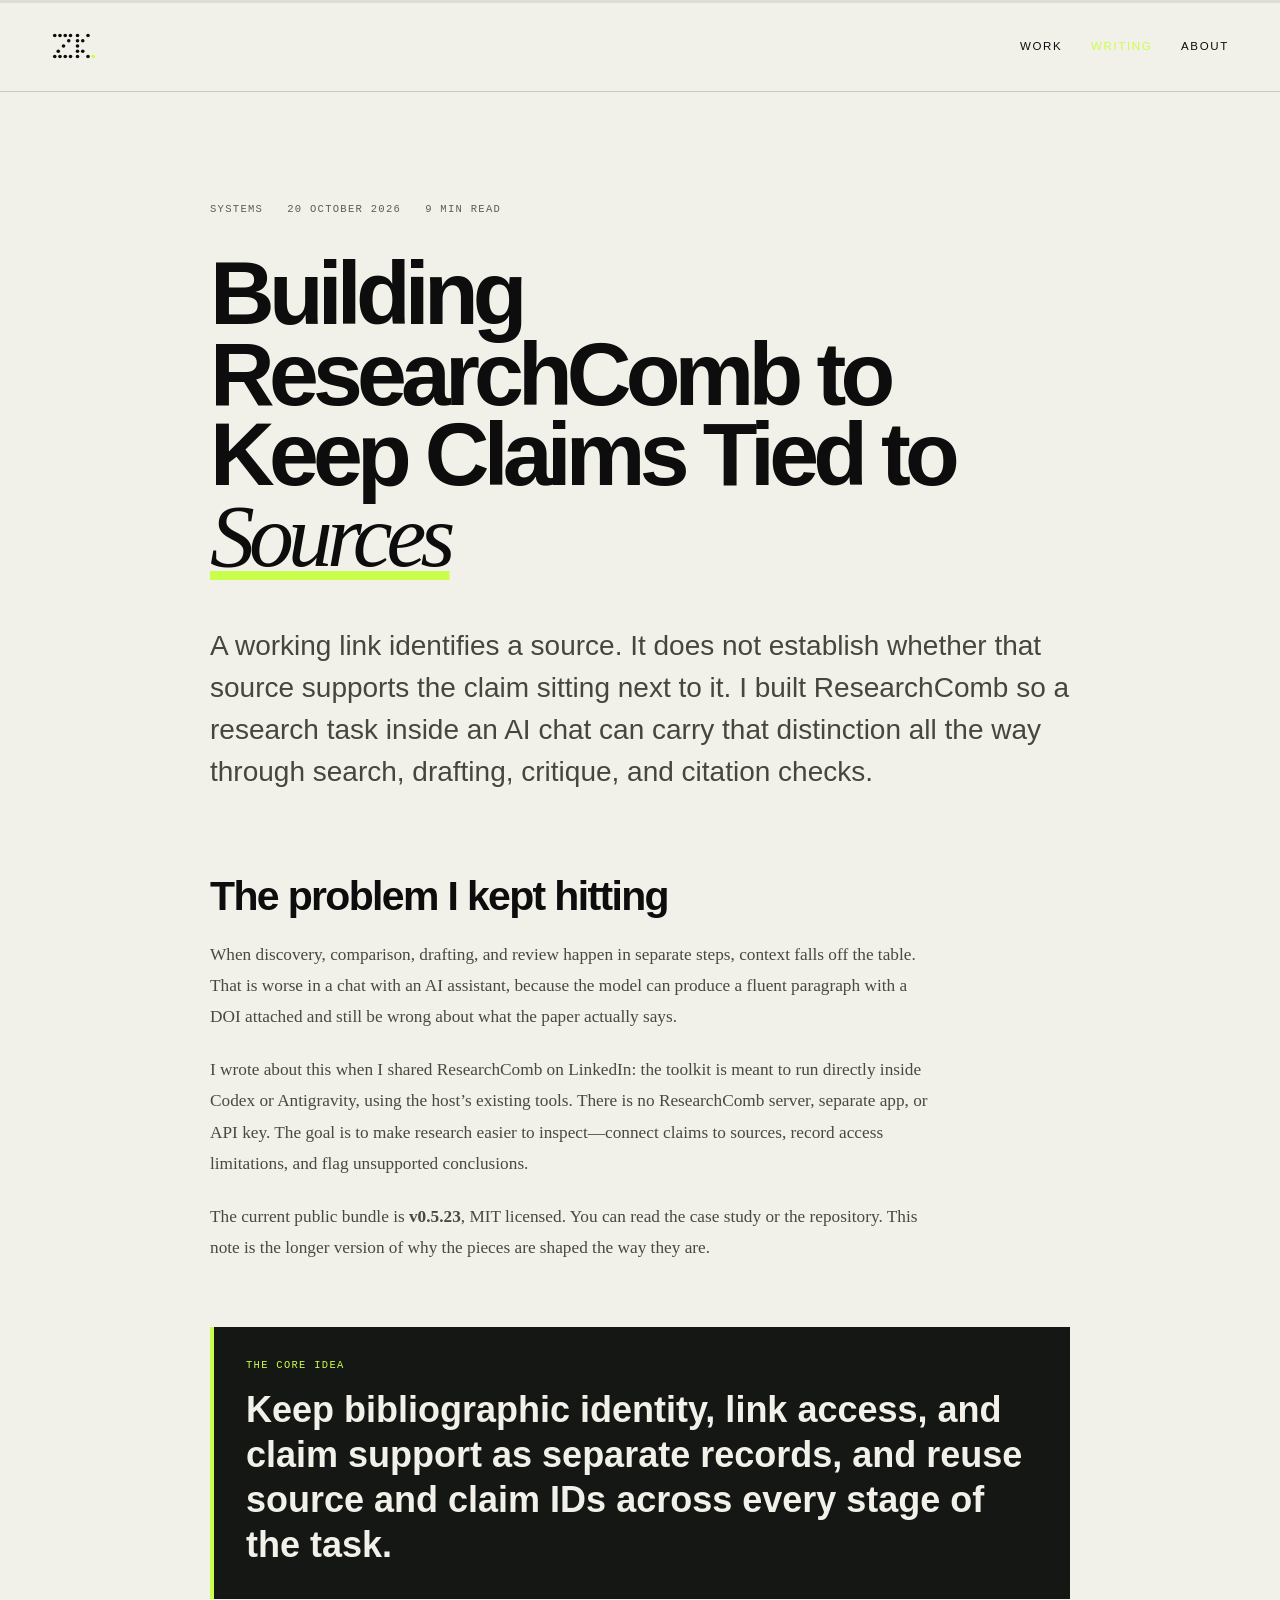
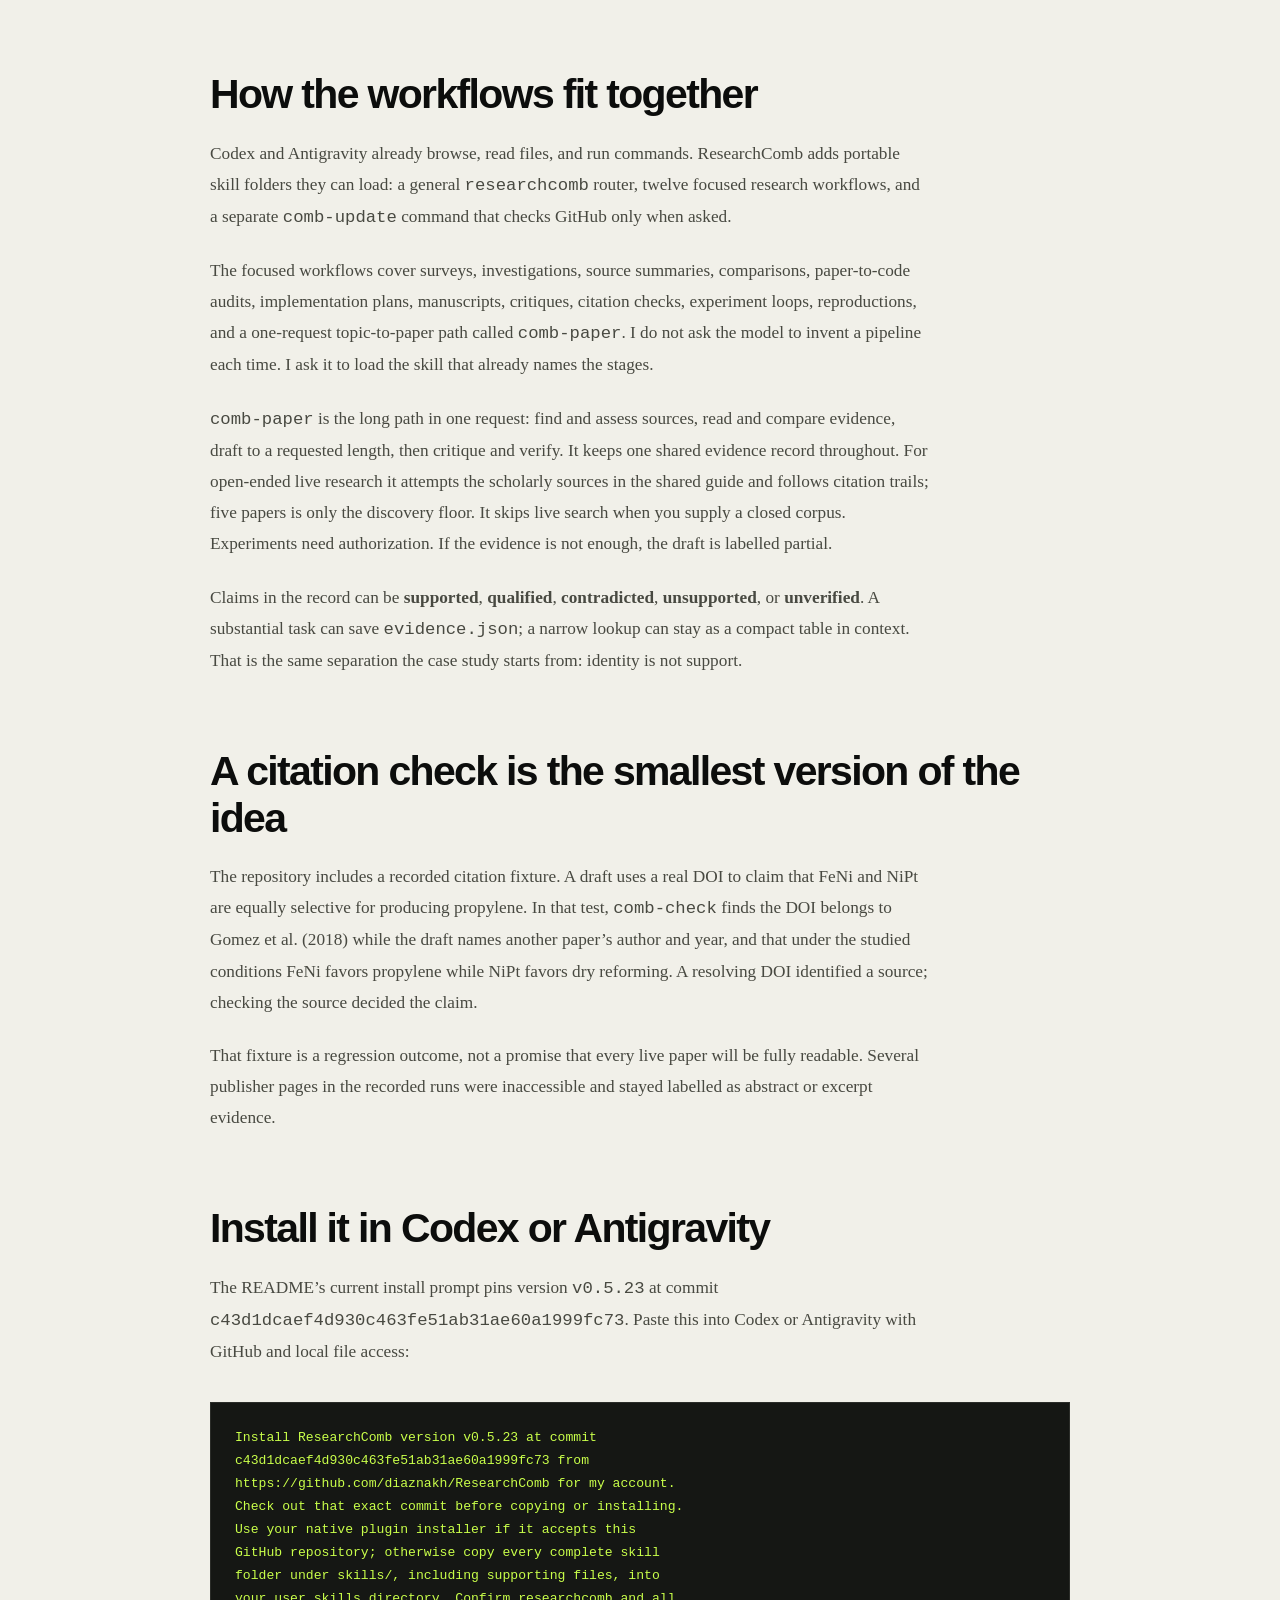
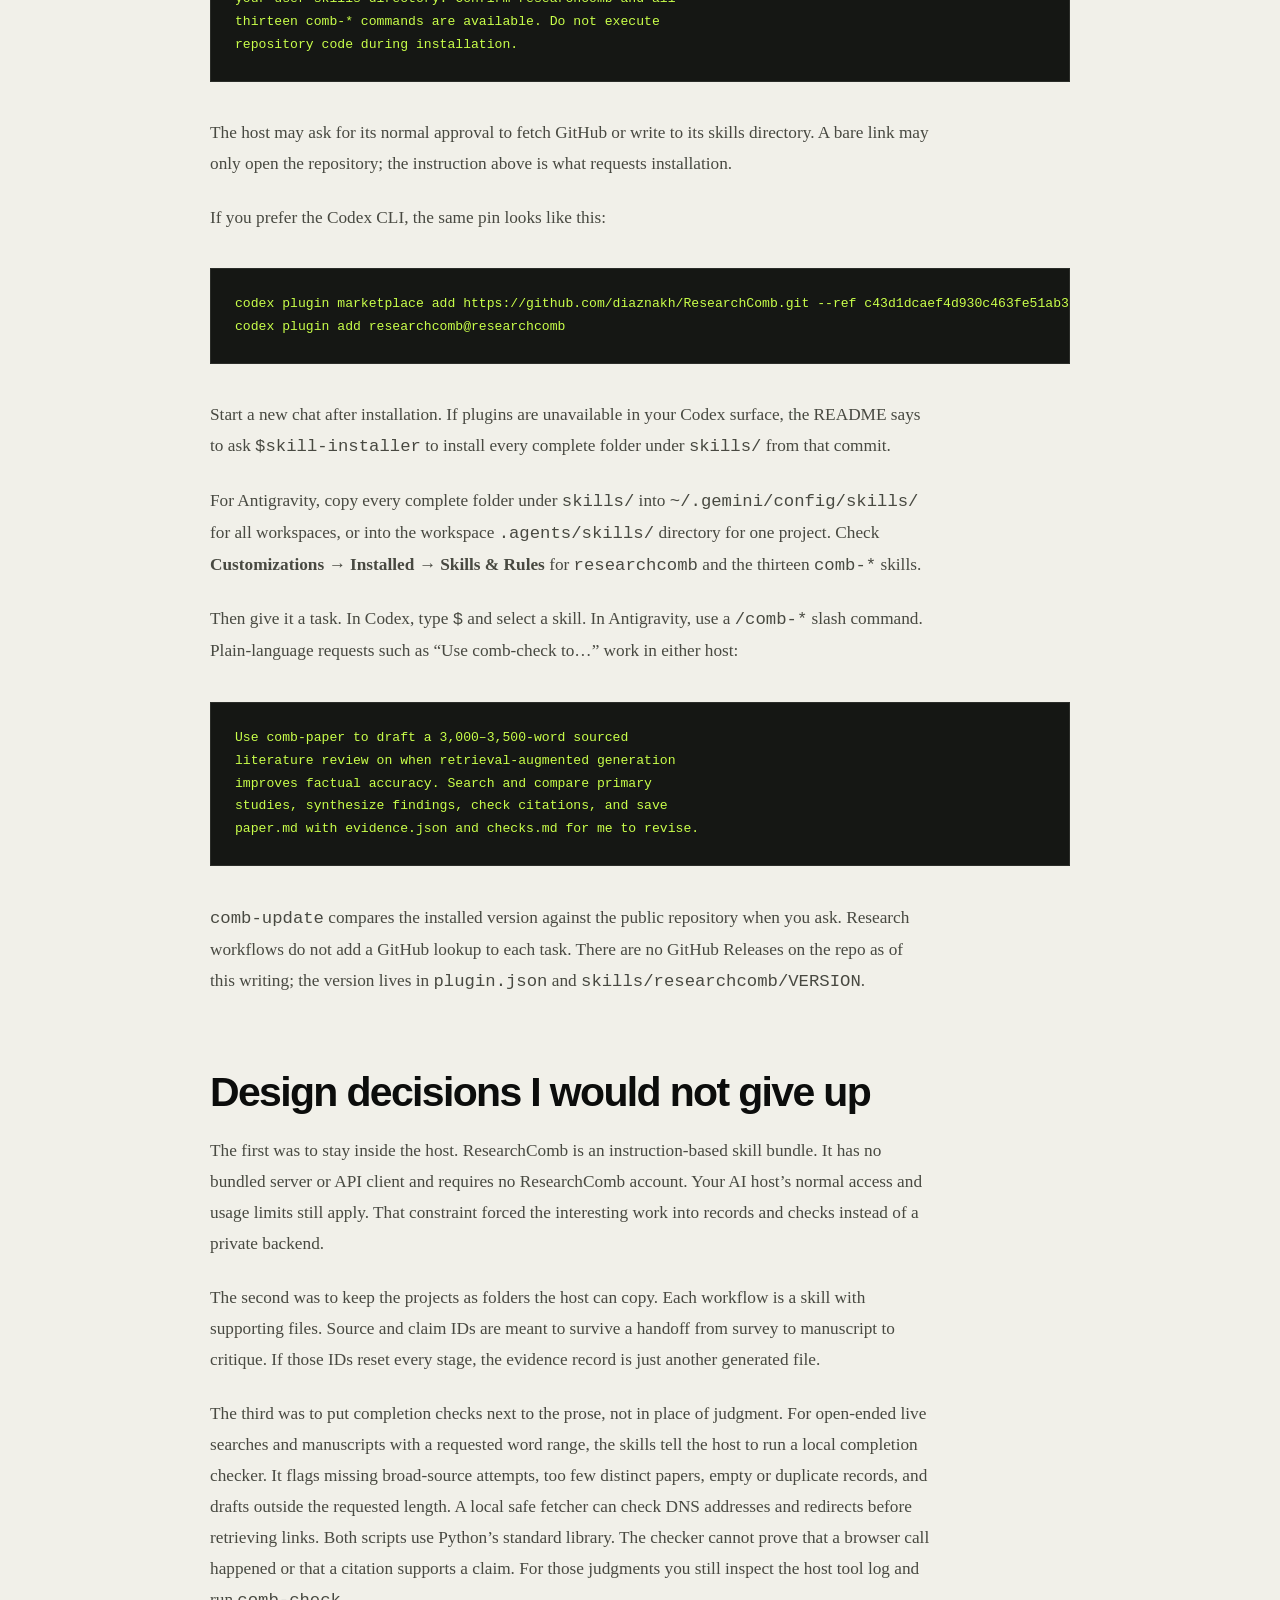
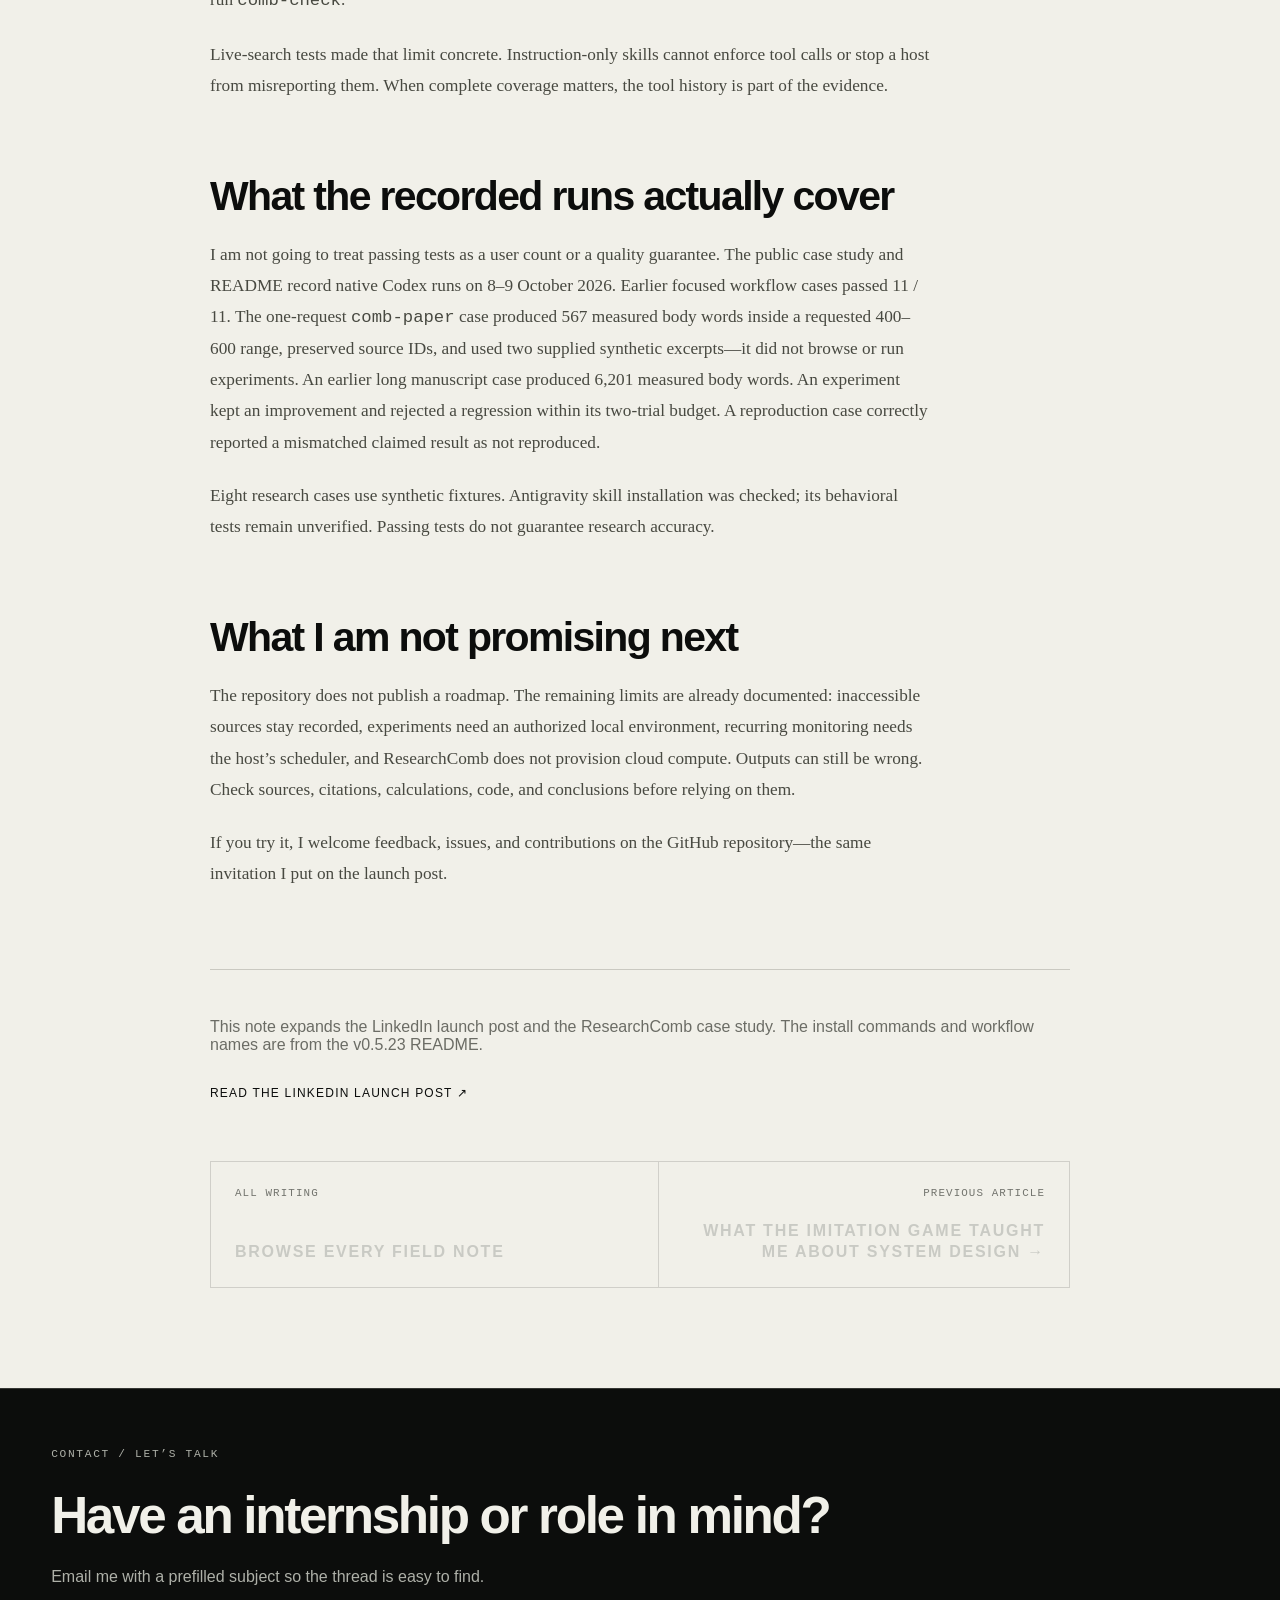
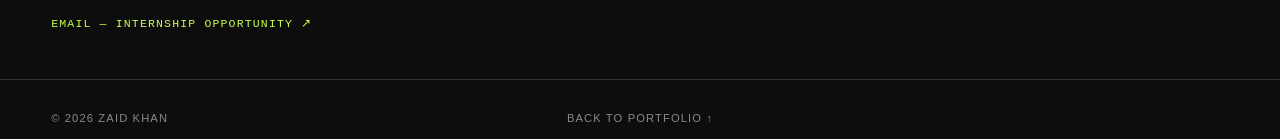
<file: blog/building-researchcomb.html>
<!doctype html>
<html lang="en">
<head>
  <meta charset="utf-8">
  <meta name="viewport" content="width=device-width, initial-scale=1">
  <meta http-equiv="Content-Security-Policy" content="default-src 'self'; base-uri 'self'; object-src 'none'; form-action 'self'; img-src 'self' data:; font-src 'self' data:; style-src 'self' 'unsafe-inline'; script-src 'self'; connect-src 'self'; upgrade-insecure-requests">
  <title>Building ResearchComb to Keep Claims Tied to Sources | Zaid Khan</title>
  <meta name="description" content="Why I built ResearchComb, how its research workflows keep claims tied to sources inside Codex and Antigravity, and how to install the current v0.5.23 bundle.">
  <link rel="canonical" href="https://diaznakh.github.io/blog/building-researchcomb.html">
  <meta property="og:title" content="Building ResearchComb to Keep Claims Tied to Sources | Zaid Khan">
  <meta property="og:description" content="An open-source skill pack for Codex and Antigravity: literature search, drafting, critique, citation checks, and a shared evidence record.">
  <meta property="og:type" content="article">
  <meta property="og:url" content="https://diaznakh.github.io/blog/building-researchcomb.html">
  <meta property="og:site_name" content="Zaid Khan">
  <meta property="article:published_time" content="2026-10-20T00:00:00+05:30">
  <meta property="article:author" content="Zaid Khan">
  <meta property="og:image" content="https://diaznakh.github.io/assets/og-project-researchcomb.png">
  <meta property="og:image:type" content="image/png">
  <meta property="og:image:width" content="1200">
  <meta property="og:image:height" content="630">
  <meta property="og:image:alt" content="Building ResearchComb to Keep Claims Tied to Sources — Zaid Khan">
  <meta name="twitter:card" content="summary_large_image">
  <meta name="twitter:title" content="Building ResearchComb to Keep Claims Tied to Sources | Zaid Khan">
  <meta name="twitter:description" content="Literature search, drafting, critique, citation checks, and a shared evidence record inside Codex and Antigravity.">
  <meta name="twitter:image" content="https://diaznakh.github.io/assets/og-project-researchcomb.png">
  <meta name="twitter:image:alt" content="Building ResearchComb to Keep Claims Tied to Sources — Zaid Khan">
  <link rel="icon" type="image/png" sizes="32x32" href="../assets/favicon-32x32.png">
  <link rel="icon" type="image/png" sizes="16x16" href="../assets/favicon-16x16.png">
  <link rel="apple-touch-icon" sizes="180x180" href="../assets/apple-touch-icon.png">
  <link rel="stylesheet" href="../styles.css?v=20261020-mark">
  <script src="../article.js?v=20260902-upgrade1" defer></script>
  <script type="application/ld+json">{"@context":"https://schema.org","@type":"TechArticle","headline":"Building ResearchComb to Keep Claims Tied to Sources","description":"Why I built ResearchComb, how its research workflows keep claims tied to sources inside Codex and Antigravity, and how to install the current v0.5.23 bundle.","datePublished":"2026-10-20","dateModified":"2026-10-20","mainEntityOfPage":"https://diaznakh.github.io/blog/building-researchcomb.html","author":{"@type":"Person","name":"Zaid Khan","url":"https://diaznakh.github.io/"}}</script>
</head>
<body>
  <div class="reading-progress" aria-hidden="true"><span data-reading-progress></span></div>
  <main class="article-page">
    <header class="article-header">
      <a class="wordmark" href="../" aria-label="ZK. Home"><svg class="wordmark-mark" viewBox="0 0 52 32" width="46" height="28" aria-hidden="true" focusable="false"><circle class="wordmark-dot" cx="4" cy="4" r="2.05" style="--dot-delay:8ms;--dot-s:1.55;--dot-x:-11px;--dot-y:9px"/><circle class="wordmark-dot" cx="10" cy="4" r="2.05" style="--dot-delay:36ms;--dot-s:1.8;--dot-x:-6px;--dot-y:-10px"/><circle class="wordmark-dot" cx="16" cy="4" r="2.05" style="--dot-delay:14ms;--dot-s:1.4;--dot-x:12px;--dot-y:-7px"/><circle class="wordmark-dot" cx="22" cy="4" r="2.05" style="--dot-delay:58ms;--dot-s:1.9;--dot-x:8px;--dot-y:11px"/><circle class="wordmark-dot" cx="20" cy="10" r="2.05" style="--dot-delay:22ms;--dot-s:1.65;--dot-x:14px;--dot-y:5px"/><circle class="wordmark-dot" cx="14" cy="16" r="2.05" style="--dot-delay:70ms;--dot-s:1.35;--dot-x:-9px;--dot-y:13px"/><circle class="wordmark-dot" cx="8" cy="22" r="2.05" style="--dot-delay:44ms;--dot-s:1.75;--dot-x:-13px;--dot-y:-6px"/><circle class="wordmark-dot" cx="4" cy="28" r="2.05" style="--dot-delay:18ms;--dot-s:1.5;--dot-x:-8px;--dot-y:12px"/><circle class="wordmark-dot" cx="10" cy="28" r="2.05" style="--dot-delay:82ms;--dot-s:1.85;--dot-x:7px;--dot-y:8px"/><circle class="wordmark-dot" cx="16" cy="28" r="2.05" style="--dot-delay:28ms;--dot-s:1.45;--dot-x:-5px;--dot-y:-12px"/><circle class="wordmark-dot" cx="22" cy="28" r="2.05" style="--dot-delay:64ms;--dot-s:1.7;--dot-x:11px;--dot-y:-4px"/><circle class="wordmark-dot" cx="30" cy="4" r="2.05" style="--dot-delay:40ms;--dot-s:1.6;--dot-x:6px;--dot-y:-11px"/><circle class="wordmark-dot" cx="30" cy="10" r="2.05" style="--dot-delay:12ms;--dot-s:1.3;--dot-x:-14px;--dot-y:4px"/><circle class="wordmark-dot" cx="30" cy="16" r="2.05" style="--dot-delay:76ms;--dot-s:1.95;--dot-x:9px;--dot-y:10px"/><circle class="wordmark-dot" cx="30" cy="22" r="2.05" style="--dot-delay:32ms;--dot-s:1.5;--dot-x:-7px;--dot-y:-9px"/><circle class="wordmark-dot" cx="30" cy="28" r="2.05" style="--dot-delay:54ms;--dot-s:1.72;--dot-x:13px;--dot-y:6px"/><circle class="wordmark-dot" cx="36" cy="10" r="2.05" style="--dot-delay:6ms;--dot-s:1.42;--dot-x:10px;--dot-y:-8px"/><circle class="wordmark-dot" cx="42" cy="4" r="2.05" style="--dot-delay:90ms;--dot-s:1.88;--dot-x:15px;--dot-y:7px"/><circle class="wordmark-dot" cx="36" cy="22" r="2.05" style="--dot-delay:48ms;--dot-s:1.38;--dot-x:-10px;--dot-y:9px"/><circle class="wordmark-dot" cx="42" cy="28" r="2.05" style="--dot-delay:24ms;--dot-s:1.62;--dot-x:8px;--dot-y:-13px"/><circle class="wordmark-dot accent" cx="48" cy="28" r="2.05" style="--dot-delay:100ms;--dot-s:2.05;--dot-x:12px;--dot-y:4px"/></svg></a>
      <nav aria-label="Primary navigation"><a href="../work/">Work</a><a href="../writing/" aria-current="page">Writing</a><a href="../about/">About</a></nav>
    </header>

    <article class="article-shell">
      <div class="article-meta"><span>Systems</span><time datetime="2026-10-20">20 October 2026</time><span>9 min read</span></div>
      <h1>Building ResearchComb to Keep Claims Tied to <em>Sources</em></h1>
      <p class="article-lede">A working link identifies a source. It does not establish whether that source supports the claim sitting next to it. I built ResearchComb so a research task inside an AI chat can carry that distinction all the way through search, drafting, critique, and citation checks.</p>

      <h2>The problem I kept hitting</h2>
      <p>When discovery, comparison, drafting, and review happen in separate steps, context falls off the table. That is worse in a chat with an AI assistant, because the model can produce a fluent paragraph with a DOI attached and still be wrong about what the paper actually says.</p>
      <p>I wrote about this when I <a href="https://www.linkedin.com/posts/diaznakh_github-diaznakhresearchcomb-activity-7513998248806715392-v-l6" target="_blank" rel="noreferrer">shared ResearchComb on LinkedIn</a>: the toolkit is meant to run directly inside Codex or Antigravity, using the host’s existing tools. There is no ResearchComb server, separate app, or API key. The goal is to make research easier to inspect—connect claims to sources, record access limitations, and flag unsupported conclusions.</p>
      <p>The current public bundle is <strong>v0.5.23</strong>, MIT licensed. You can read the <a href="../projects/researchcomb/">case study</a> or the <a href="https://github.com/diaznakh/ResearchComb" target="_blank" rel="noreferrer">repository</a>. This note is the longer version of why the pieces are shaped the way they are.</p>

      <div class="article-callout"><span>The core idea</span><strong>Keep bibliographic identity, link access, and claim support as separate records, and reuse source and claim IDs across every stage of the task.</strong></div>

      <h2>How the workflows fit together</h2>
      <p>Codex and Antigravity already browse, read files, and run commands. ResearchComb adds portable skill folders they can load: a general <code>researchcomb</code> router, twelve focused research workflows, and a separate <code>comb-update</code> command that checks GitHub only when asked.</p>
      <p>The focused workflows cover surveys, investigations, source summaries, comparisons, paper-to-code audits, implementation plans, manuscripts, critiques, citation checks, experiment loops, reproductions, and a one-request topic-to-paper path called <code>comb-paper</code>. I do not ask the model to invent a pipeline each time. I ask it to load the skill that already names the stages.</p>
      <p><code>comb-paper</code> is the long path in one request: find and assess sources, read and compare evidence, draft to a requested length, then critique and verify. It keeps one <a href="https://github.com/diaznakh/ResearchComb/blob/main/skills/researchcomb/references/evidence-record.md" target="_blank" rel="noreferrer">shared evidence record</a> throughout. For open-ended live research it attempts the scholarly sources in the shared guide and follows citation trails; five papers is only the discovery floor. It skips live search when you supply a closed corpus. Experiments need authorization. If the evidence is not enough, the draft is labelled partial.</p>
      <p>Claims in the record can be <strong>supported</strong>, <strong>qualified</strong>, <strong>contradicted</strong>, <strong>unsupported</strong>, or <strong>unverified</strong>. A substantial task can save <code>evidence.json</code>; a narrow lookup can stay as a compact table in context. That is the same separation the case study starts from: identity is not support.</p>

      <h2>A citation check is the smallest version of the idea</h2>
      <p>The repository includes a recorded citation fixture. A draft uses a real DOI to claim that FeNi and NiPt are equally selective for producing propylene. In that test, <code>comb-check</code> finds the DOI belongs to Gomez et al. (2018) while the draft names another paper’s author and year, and that under the studied conditions FeNi favors propylene while NiPt favors dry reforming. A resolving DOI identified a source; checking the source decided the claim.</p>
      <p>That fixture is a regression outcome, not a promise that every live paper will be fully readable. Several publisher pages in the recorded runs were inaccessible and stayed labelled as abstract or excerpt evidence.</p>

      <h2>Install it in Codex or Antigravity</h2>
      <p>The README’s current install prompt pins version <code>v0.5.23</code> at commit <code>c43d1dcaef4d930c463fe51ab31ae60a1999fc73</code>. Paste this into Codex or Antigravity with GitHub and local file access:</p>
      <pre class="article-code"><code>Install ResearchComb version v0.5.23 at commit
c43d1dcaef4d930c463fe51ab31ae60a1999fc73 from
https://github.com/diaznakh/ResearchComb for my account.
Check out that exact commit before copying or installing.
Use your native plugin installer if it accepts this
GitHub repository; otherwise copy every complete skill
folder under skills/, including supporting files, into
your user skills directory. Confirm researchcomb and all
thirteen comb-* commands are available. Do not execute
repository code during installation.</code></pre>
      <p>The host may ask for its normal approval to fetch GitHub or write to its skills directory. A bare link may only open the repository; the instruction above is what requests installation.</p>
      <p>If you prefer the Codex CLI, the same pin looks like this:</p>
      <pre class="article-code"><code>codex plugin marketplace add https://github.com/diaznakh/ResearchComb.git --ref c43d1dcaef4d930c463fe51ab31ae60a1999fc73
codex plugin add researchcomb@researchcomb</code></pre>
      <p>Start a new chat after installation. If plugins are unavailable in your Codex surface, the README says to ask <code>$skill-installer</code> to install every complete folder under <code>skills/</code> from that commit.</p>
      <p>For Antigravity, copy every complete folder under <code>skills/</code> into <code>~/.gemini/config/skills/</code> for all workspaces, or into the workspace <code>.agents/skills/</code> directory for one project. Check <strong>Customizations → Installed → Skills &amp; Rules</strong> for <code>researchcomb</code> and the thirteen <code>comb-*</code> skills.</p>
      <p>Then give it a task. In Codex, type <code>$</code> and select a skill. In Antigravity, use a <code>/comb-*</code> slash command. Plain-language requests such as “Use comb-check to…” work in either host:</p>
      <pre class="article-code"><code>Use comb-paper to draft a 3,000–3,500-word sourced
literature review on when retrieval-augmented generation
improves factual accuracy. Search and compare primary
studies, synthesize findings, check citations, and save
paper.md with evidence.json and checks.md for me to revise.</code></pre>
      <p><code>comb-update</code> compares the installed version against the public repository when you ask. Research workflows do not add a GitHub lookup to each task. There are no GitHub Releases on the repo as of this writing; the version lives in <code>plugin.json</code> and <code>skills/researchcomb/VERSION</code>.</p>

      <h2>Design decisions I would not give up</h2>
      <p>The first was to stay inside the host. ResearchComb is an instruction-based skill bundle. It has no bundled server or API client and requires no ResearchComb account. Your AI host’s normal access and usage limits still apply. That constraint forced the interesting work into records and checks instead of a private backend.</p>
      <p>The second was to keep the projects as folders the host can copy. Each workflow is a skill with supporting files. Source and claim IDs are meant to survive a handoff from survey to manuscript to critique. If those IDs reset every stage, the evidence record is just another generated file.</p>
      <p>The third was to put completion checks next to the prose, not in place of judgment. For open-ended live searches and manuscripts with a requested word range, the skills tell the host to run a local completion checker. It flags missing broad-source attempts, too few distinct papers, empty or duplicate records, and drafts outside the requested length. A local safe fetcher can check DNS addresses and redirects before retrieving links. Both scripts use Python’s standard library. The checker cannot prove that a browser call happened or that a citation supports a claim. For those judgments you still inspect the host tool log and run <code>comb-check</code>.</p>
      <p>Live-search tests made that limit concrete. Instruction-only skills cannot enforce tool calls or stop a host from misreporting them. When complete coverage matters, the tool history is part of the evidence.</p>

      <h2>What the recorded runs actually cover</h2>
      <p>I am not going to treat passing tests as a user count or a quality guarantee. The public case study and README record native Codex runs on 8–9 October 2026. Earlier focused workflow cases passed 11 / 11. The one-request <code>comb-paper</code> case produced 567 measured body words inside a requested 400–600 range, preserved source IDs, and used two supplied synthetic excerpts—it did not browse or run experiments. An earlier long manuscript case produced 6,201 measured body words. An experiment kept an improvement and rejected a regression within its two-trial budget. A reproduction case correctly reported a mismatched claimed result as not reproduced.</p>
      <p>Eight research cases use synthetic fixtures. Antigravity skill installation was checked; its behavioral tests remain unverified. Passing tests do not guarantee research accuracy.</p>

      <h2>What I am not promising next</h2>
      <p>The repository does not publish a roadmap. The remaining limits are already documented: inaccessible sources stay recorded, experiments need an authorized local environment, recurring monitoring needs the host’s scheduler, and ResearchComb does not provision cloud compute. Outputs can still be wrong. Check sources, citations, calculations, code, and conclusions before relying on them.</p>
      <p>If you try it, I welcome feedback, issues, and contributions on the GitHub repository—the same invitation I put on the launch post.</p>

      <div class="article-end">
        <p>This note expands the LinkedIn launch post and the ResearchComb case study. The install commands and workflow names are from the v0.5.23 README.</p>
        <a href="https://www.linkedin.com/posts/diaznakh_github-diaznakhresearchcomb-activity-7513998248806715392-v-l6" target="_blank" rel="noreferrer">Read the LinkedIn launch post ↗</a>
      </div>
    </article>

    <nav class="article-nav" aria-label="Article navigation"><a href="../writing/"><span>All writing</span><strong>Browse every field note</strong></a><a href="imitation-game-system-design.html"><span>Previous article</span><strong>What The Imitation Game Taught Me About System Design →</strong></a></nav>
    <aside class="contact-prompt" aria-label="Contact">
      <p class="eyebrow">Contact / Let’s talk</p>
      <h2>Have an internship or role in mind?</h2>
      <p>Email me with a prefilled subject so the thread is easy to find.</p>
      <a href="mailto:diaznakh@gmail.com?subject=Internship%20opportunity">Email — Internship opportunity ↗</a>
    </aside>
    <footer class="article-footer"><p>© 2026 Zaid Khan</p><a href="../">Back to portfolio ↑</a></footer>
  </main>
</body>
</html>
</file>
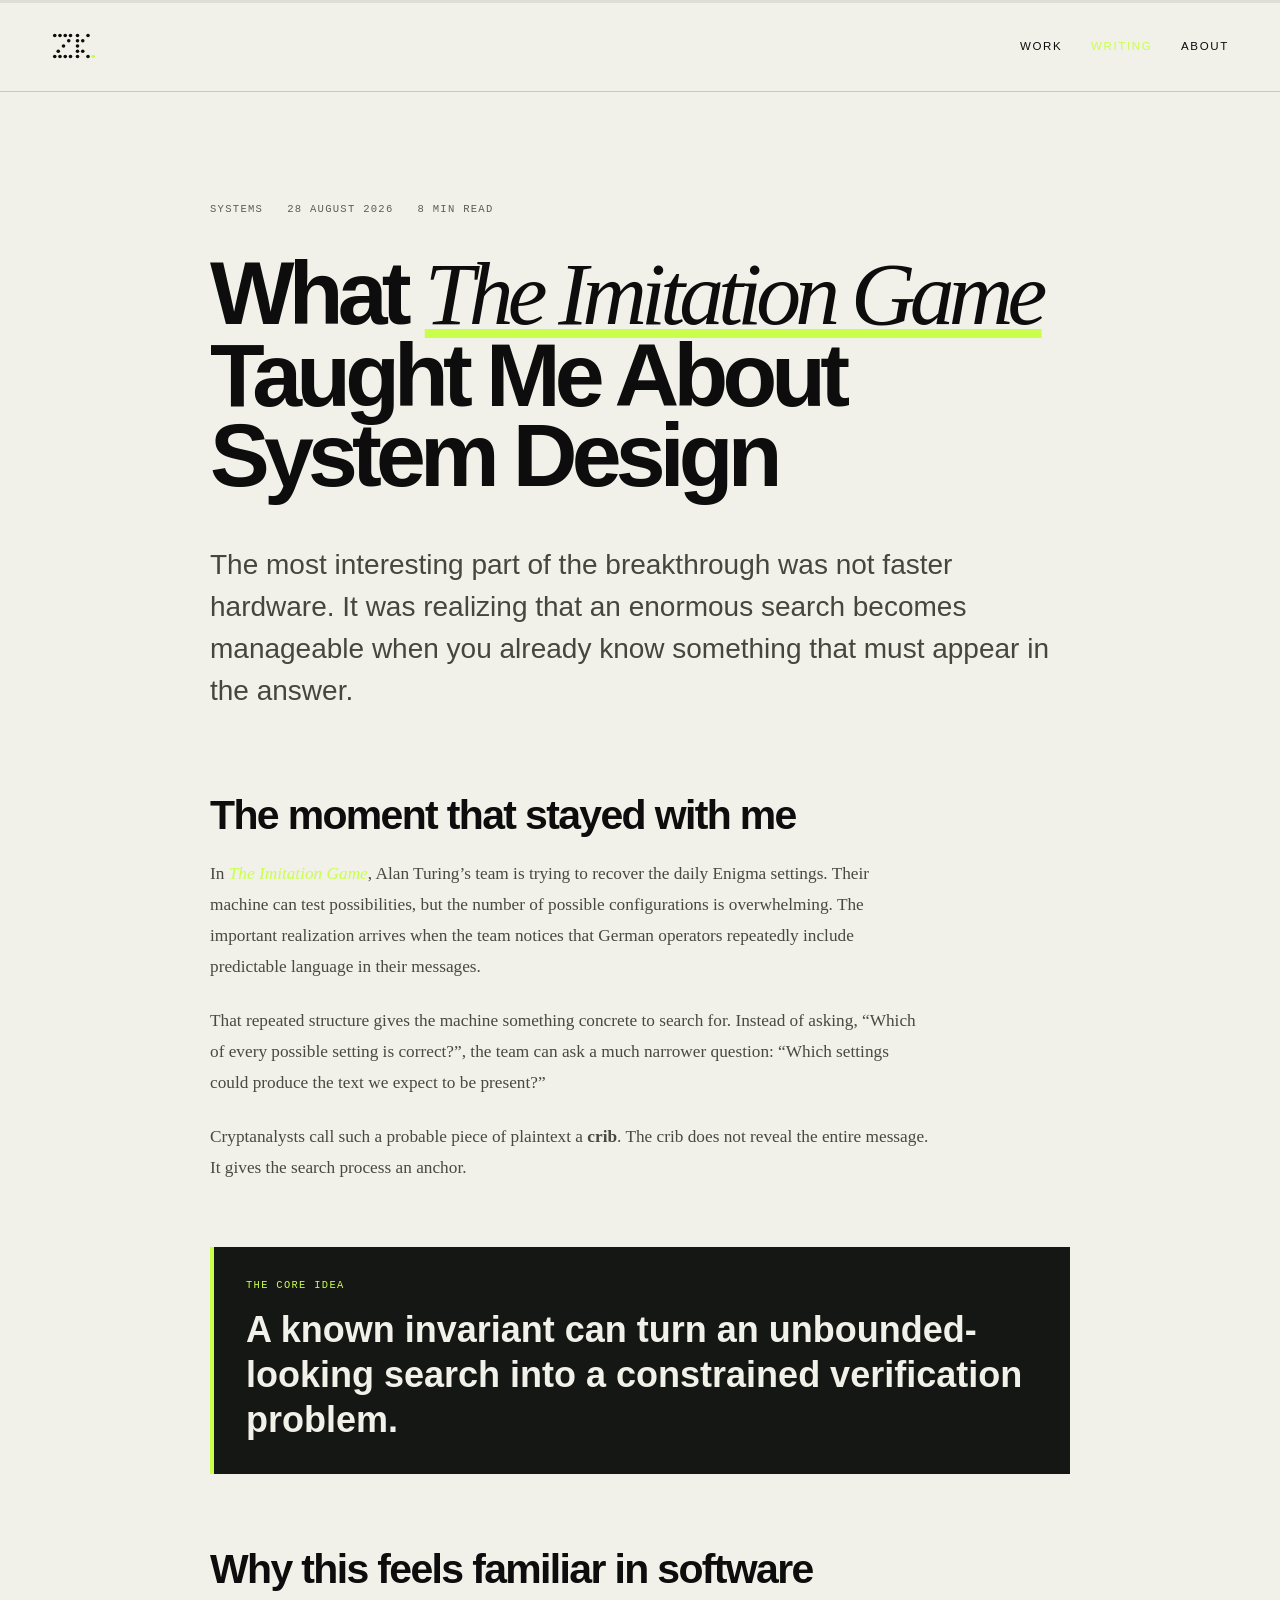
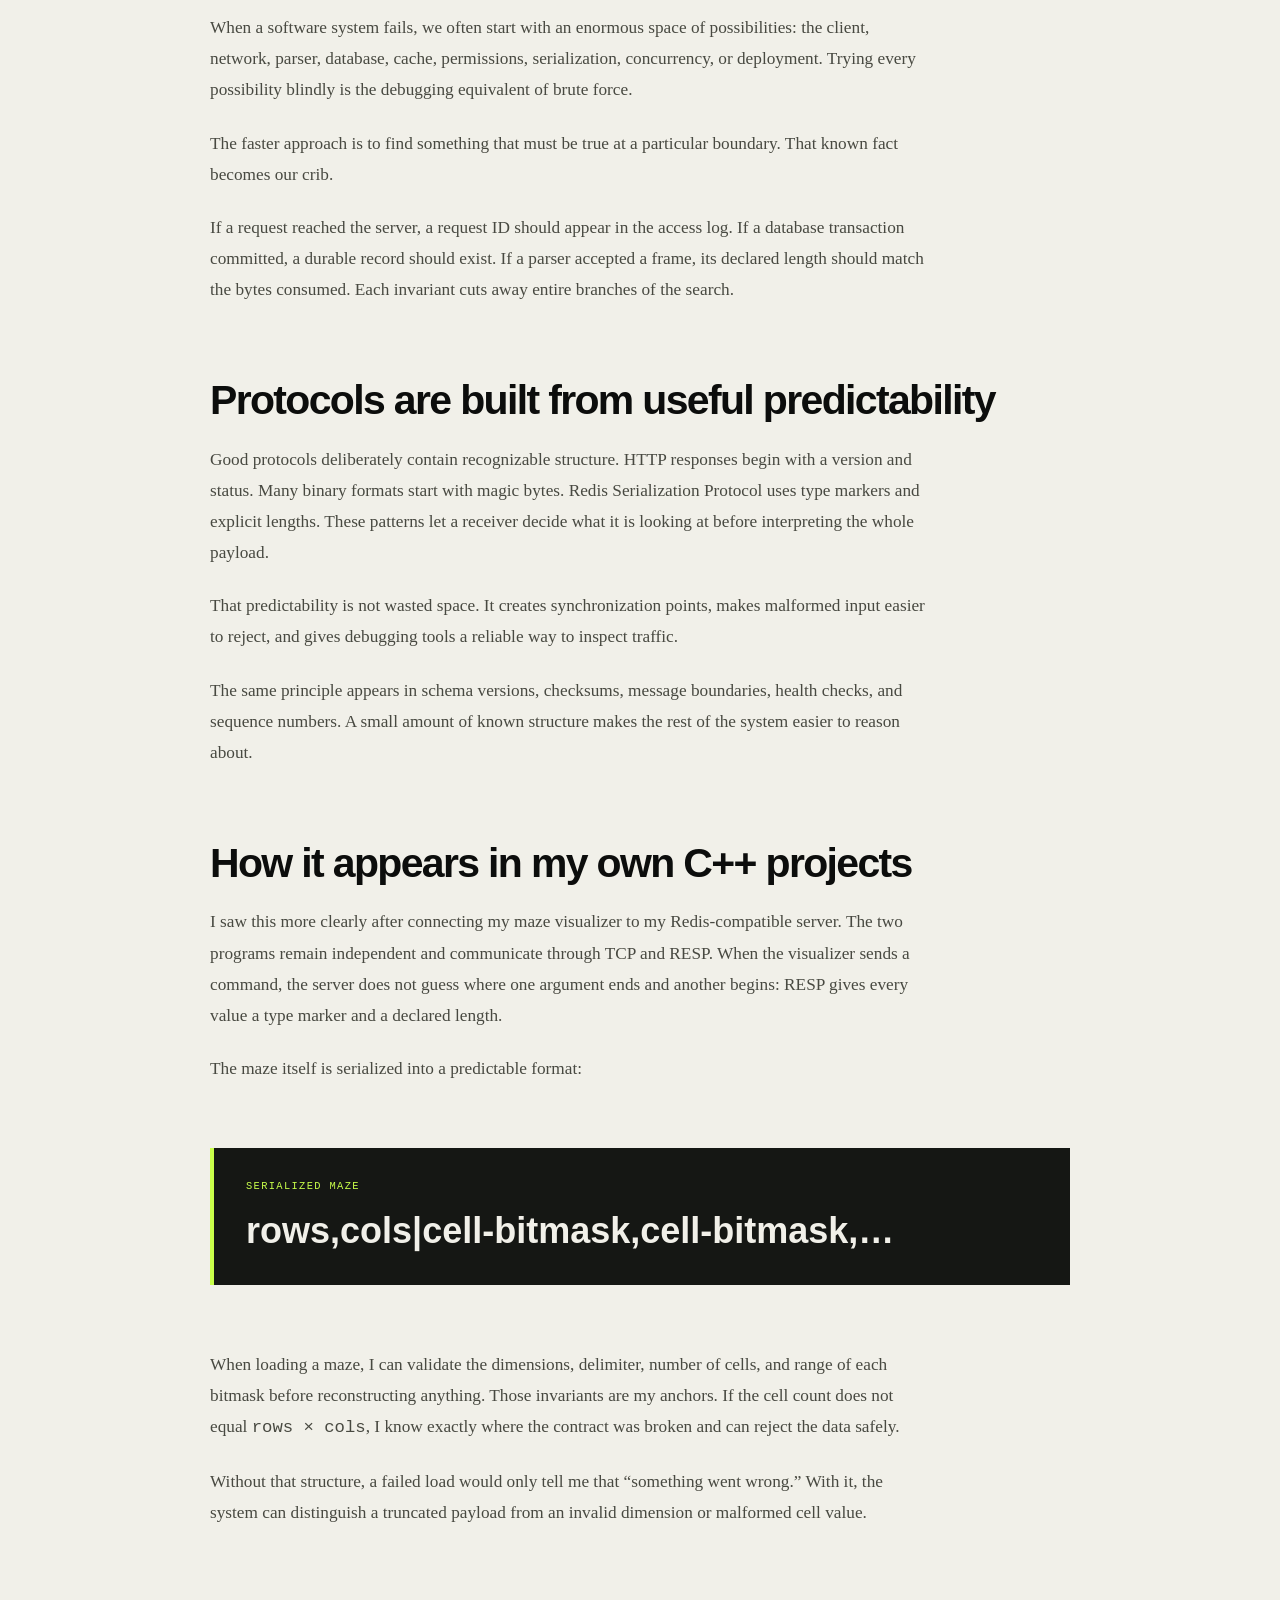
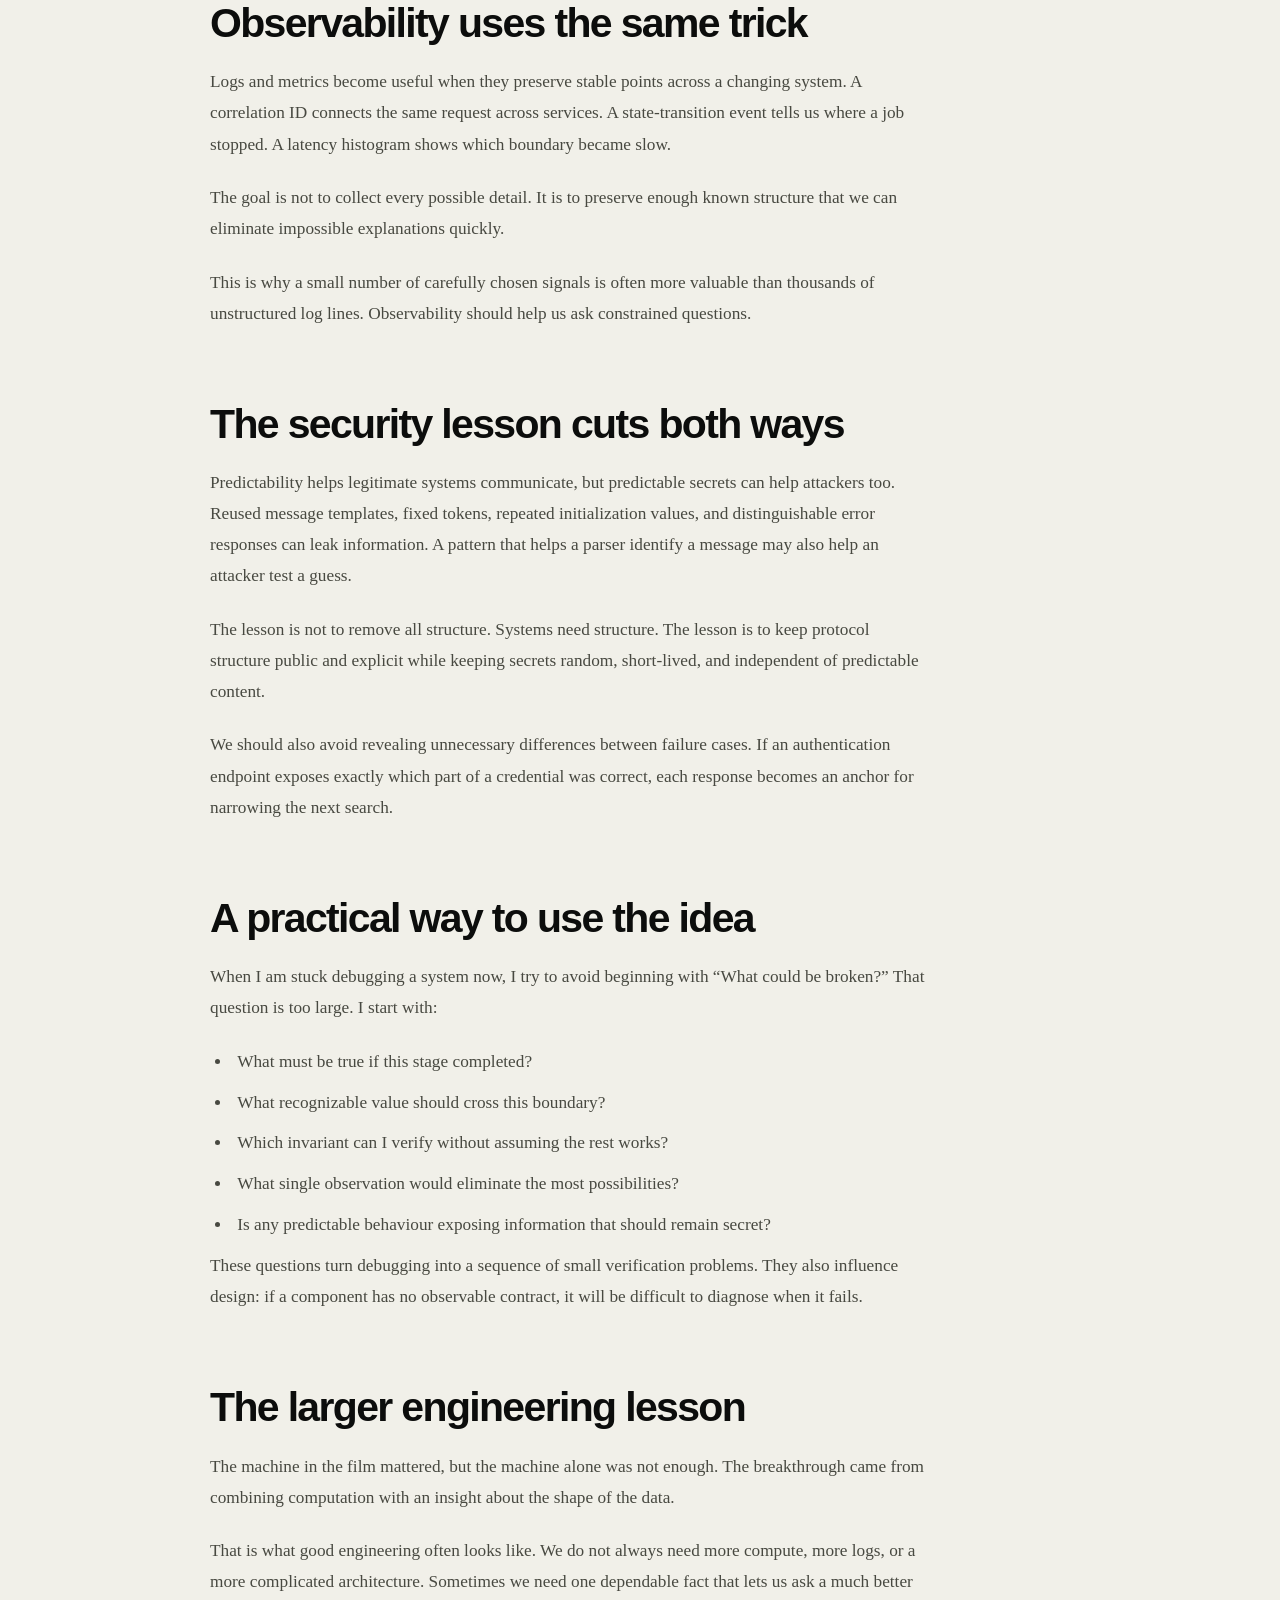
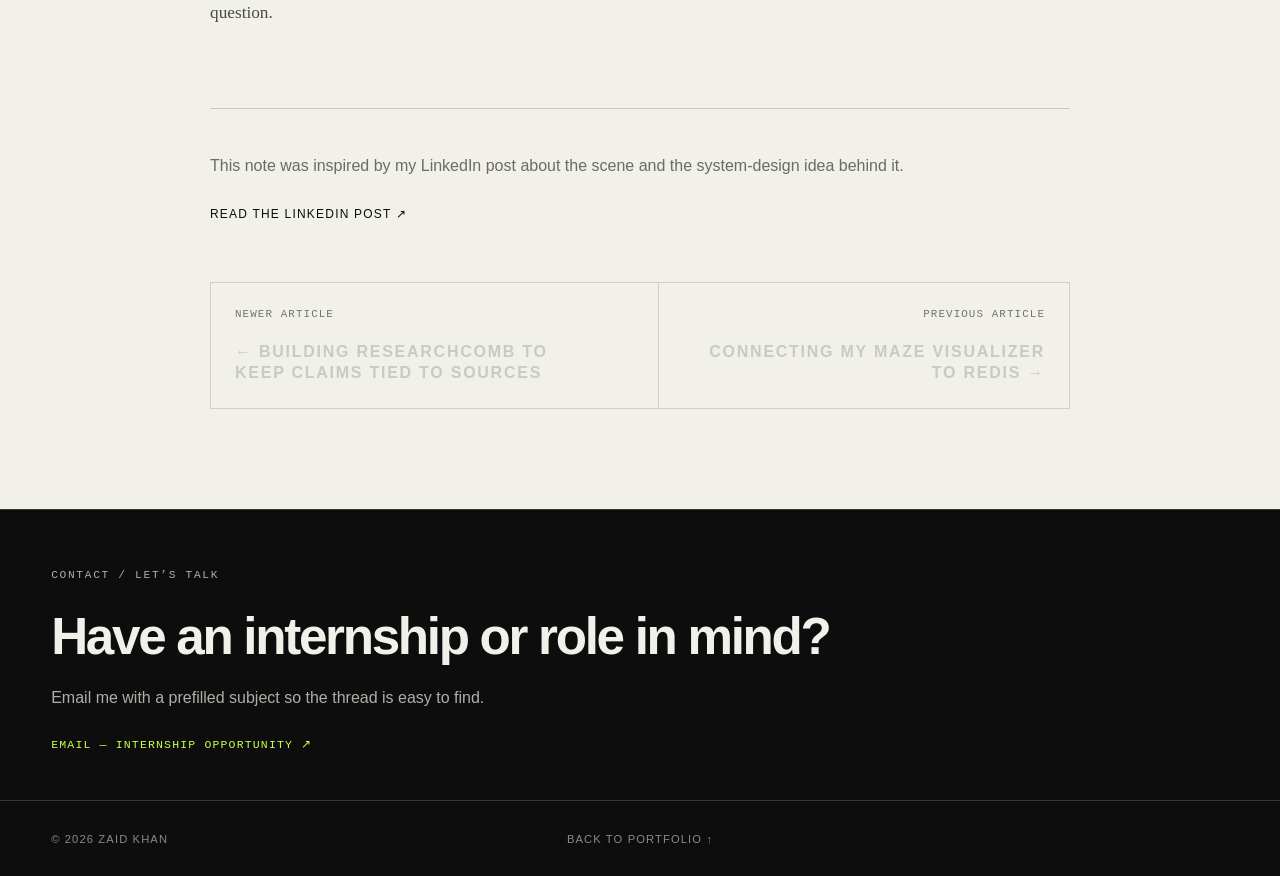
<file: blog/imitation-game-system-design.html>
<!doctype html>
<html lang="en">
<head>
  <meta charset="utf-8">
  <meta name="viewport" content="width=device-width, initial-scale=1">
  <meta http-equiv="Content-Security-Policy" content="default-src 'self'; base-uri 'self'; object-src 'none'; form-action 'self'; img-src 'self' data:; font-src 'self' data:; style-src 'self' 'unsafe-inline'; script-src 'self'; connect-src 'self'; upgrade-insecure-requests">
  <title>What The Imitation Game Taught Me About System Design | Zaid Khan</title>
  <meta name="description" content="How a repeated phrase in The Imitation Game connects to known inputs, invariants, protocol design, observability, debugging, and secure systems.">
  <link rel="canonical" href="https://diaznakh.github.io/blog/imitation-game-system-design.html">
  <meta property="og:title" content="What The Imitation Game Taught Me About System Design | Zaid Khan">
  <meta property="og:description" content="A repeated phrase breaks open an impossible search—and reveals a useful way to reason about software systems.">
  <meta property="og:type" content="article">
  <meta property="og:url" content="https://diaznakh.github.io/blog/imitation-game-system-design.html">
  <meta property="og:site_name" content="Zaid Khan">
  <meta property="article:published_time" content="2026-08-28T00:00:00+05:30">
  <meta property="article:author" content="Zaid Khan">
  <meta property="og:image" content="https://diaznakh.github.io/assets/og-imitation.png">
  <meta property="og:image:type" content="image/png">
  <meta property="og:image:width" content="1200">
  <meta property="og:image:height" content="630">
  <meta property="og:image:alt" content="What The Imitation Game Taught Me About System Design — Zaid Khan">
  <meta name="twitter:card" content="summary_large_image">
  <meta name="twitter:title" content="What The Imitation Game Taught Me About System Design | Zaid Khan">
  <meta name="twitter:description" content="Known inputs, invariants, protocol design, observability, debugging, and secure systems.">
  <meta name="twitter:image" content="https://diaznakh.github.io/assets/og-imitation.png">
  <meta name="twitter:image:alt" content="What The Imitation Game Taught Me About System Design — Zaid Khan">
  <link rel="icon" type="image/png" sizes="32x32" href="../assets/favicon-32x32.png">
  <link rel="icon" type="image/png" sizes="16x16" href="../assets/favicon-16x16.png">
  <link rel="apple-touch-icon" sizes="180x180" href="../assets/apple-touch-icon.png">
  <link rel="stylesheet" href="../styles.css?v=20261020-mark">
  <script src="../article.js?v=20260902-upgrade1" defer></script>
</head>
<body>
  <div class="reading-progress" aria-hidden="true"><span data-reading-progress></span></div>
  <main class="article-page">
    <header class="article-header">
      <a class="wordmark" href="../" aria-label="ZK. Home"><svg class="wordmark-mark" viewBox="0 0 52 32" width="46" height="28" aria-hidden="true" focusable="false"><circle class="wordmark-dot" cx="4" cy="4" r="2.05" style="--dot-delay:8ms;--dot-s:1.55;--dot-x:-11px;--dot-y:9px"/><circle class="wordmark-dot" cx="10" cy="4" r="2.05" style="--dot-delay:36ms;--dot-s:1.8;--dot-x:-6px;--dot-y:-10px"/><circle class="wordmark-dot" cx="16" cy="4" r="2.05" style="--dot-delay:14ms;--dot-s:1.4;--dot-x:12px;--dot-y:-7px"/><circle class="wordmark-dot" cx="22" cy="4" r="2.05" style="--dot-delay:58ms;--dot-s:1.9;--dot-x:8px;--dot-y:11px"/><circle class="wordmark-dot" cx="20" cy="10" r="2.05" style="--dot-delay:22ms;--dot-s:1.65;--dot-x:14px;--dot-y:5px"/><circle class="wordmark-dot" cx="14" cy="16" r="2.05" style="--dot-delay:70ms;--dot-s:1.35;--dot-x:-9px;--dot-y:13px"/><circle class="wordmark-dot" cx="8" cy="22" r="2.05" style="--dot-delay:44ms;--dot-s:1.75;--dot-x:-13px;--dot-y:-6px"/><circle class="wordmark-dot" cx="4" cy="28" r="2.05" style="--dot-delay:18ms;--dot-s:1.5;--dot-x:-8px;--dot-y:12px"/><circle class="wordmark-dot" cx="10" cy="28" r="2.05" style="--dot-delay:82ms;--dot-s:1.85;--dot-x:7px;--dot-y:8px"/><circle class="wordmark-dot" cx="16" cy="28" r="2.05" style="--dot-delay:28ms;--dot-s:1.45;--dot-x:-5px;--dot-y:-12px"/><circle class="wordmark-dot" cx="22" cy="28" r="2.05" style="--dot-delay:64ms;--dot-s:1.7;--dot-x:11px;--dot-y:-4px"/><circle class="wordmark-dot" cx="30" cy="4" r="2.05" style="--dot-delay:40ms;--dot-s:1.6;--dot-x:6px;--dot-y:-11px"/><circle class="wordmark-dot" cx="30" cy="10" r="2.05" style="--dot-delay:12ms;--dot-s:1.3;--dot-x:-14px;--dot-y:4px"/><circle class="wordmark-dot" cx="30" cy="16" r="2.05" style="--dot-delay:76ms;--dot-s:1.95;--dot-x:9px;--dot-y:10px"/><circle class="wordmark-dot" cx="30" cy="22" r="2.05" style="--dot-delay:32ms;--dot-s:1.5;--dot-x:-7px;--dot-y:-9px"/><circle class="wordmark-dot" cx="30" cy="28" r="2.05" style="--dot-delay:54ms;--dot-s:1.72;--dot-x:13px;--dot-y:6px"/><circle class="wordmark-dot" cx="36" cy="10" r="2.05" style="--dot-delay:6ms;--dot-s:1.42;--dot-x:10px;--dot-y:-8px"/><circle class="wordmark-dot" cx="42" cy="4" r="2.05" style="--dot-delay:90ms;--dot-s:1.88;--dot-x:15px;--dot-y:7px"/><circle class="wordmark-dot" cx="36" cy="22" r="2.05" style="--dot-delay:48ms;--dot-s:1.38;--dot-x:-10px;--dot-y:9px"/><circle class="wordmark-dot" cx="42" cy="28" r="2.05" style="--dot-delay:24ms;--dot-s:1.62;--dot-x:8px;--dot-y:-13px"/><circle class="wordmark-dot accent" cx="48" cy="28" r="2.05" style="--dot-delay:100ms;--dot-s:2.05;--dot-x:12px;--dot-y:4px"/></svg></a>
      <nav aria-label="Primary navigation"><a href="../work/">Work</a><a href="../writing/" aria-current="page">Writing</a><a href="../about/">About</a></nav>
    </header>

    <article class="article-shell">
      <div class="article-meta"><span>Systems</span><time datetime="2026-08-28">28 August 2026</time><span>8 min read</span></div>
      <h1>What <em>The Imitation Game</em> Taught Me About System Design</h1>
      <p class="article-lede">The most interesting part of the breakthrough was not faster hardware. It was realizing that an enormous search becomes manageable when you already know something that must appear in the answer.</p>

      <h2>The moment that stayed with me</h2>
      <p>In <em>The Imitation Game</em>, Alan Turing’s team is trying to recover the daily Enigma settings. Their machine can test possibilities, but the number of possible configurations is overwhelming. The important realization arrives when the team notices that German operators repeatedly include predictable language in their messages.</p>
      <p>That repeated structure gives the machine something concrete to search for. Instead of asking, “Which of every possible setting is correct?”, the team can ask a much narrower question: “Which settings could produce the text we expect to be present?”</p>
      <p>Cryptanalysts call such a probable piece of plaintext a <strong>crib</strong>. The crib does not reveal the entire message. It gives the search process an anchor.</p>

      <div class="article-callout"><span>The core idea</span><strong>A known invariant can turn an unbounded-looking search into a constrained verification problem.</strong></div>

      <h2>Why this feels familiar in software</h2>
      <p>When a software system fails, we often start with an enormous space of possibilities: the client, network, parser, database, cache, permissions, serialization, concurrency, or deployment. Trying every possibility blindly is the debugging equivalent of brute force.</p>
      <p>The faster approach is to find something that must be true at a particular boundary. That known fact becomes our crib.</p>
      <p>If a request reached the server, a request ID should appear in the access log. If a database transaction committed, a durable record should exist. If a parser accepted a frame, its declared length should match the bytes consumed. Each invariant cuts away entire branches of the search.</p>

      <h2>Protocols are built from useful predictability</h2>
      <p>Good protocols deliberately contain recognizable structure. HTTP responses begin with a version and status. Many binary formats start with magic bytes. Redis Serialization Protocol uses type markers and explicit lengths. These patterns let a receiver decide what it is looking at before interpreting the whole payload.</p>
      <p>That predictability is not wasted space. It creates synchronization points, makes malformed input easier to reject, and gives debugging tools a reliable way to inspect traffic.</p>
      <p>The same principle appears in schema versions, checksums, message boundaries, health checks, and sequence numbers. A small amount of known structure makes the rest of the system easier to reason about.</p>

      <h2>How it appears in my own C++ projects</h2>
      <p>I saw this more clearly after connecting my maze visualizer to my Redis-compatible server. The two programs remain independent and communicate through TCP and RESP. When the visualizer sends a command, the server does not guess where one argument ends and another begins: RESP gives every value a type marker and a declared length.</p>
      <p>The maze itself is serialized into a predictable format:</p>

      <div class="article-callout"><span>Serialized maze</span><strong>rows,cols|cell-bitmask,cell-bitmask,…</strong></div>

      <p>When loading a maze, I can validate the dimensions, delimiter, number of cells, and range of each bitmask before reconstructing anything. Those invariants are my anchors. If the cell count does not equal <code>rows × cols</code>, I know exactly where the contract was broken and can reject the data safely.</p>
      <p>Without that structure, a failed load would only tell me that “something went wrong.” With it, the system can distinguish a truncated payload from an invalid dimension or malformed cell value.</p>

      <h2>Observability uses the same trick</h2>
      <p>Logs and metrics become useful when they preserve stable points across a changing system. A correlation ID connects the same request across services. A state-transition event tells us where a job stopped. A latency histogram shows which boundary became slow.</p>
      <p>The goal is not to collect every possible detail. It is to preserve enough known structure that we can eliminate impossible explanations quickly.</p>
      <p>This is why a small number of carefully chosen signals is often more valuable than thousands of unstructured log lines. Observability should help us ask constrained questions.</p>

      <h2>The security lesson cuts both ways</h2>
      <p>Predictability helps legitimate systems communicate, but predictable secrets can help attackers too. Reused message templates, fixed tokens, repeated initialization values, and distinguishable error responses can leak information. A pattern that helps a parser identify a message may also help an attacker test a guess.</p>
      <p>The lesson is not to remove all structure. Systems need structure. The lesson is to keep protocol structure public and explicit while keeping secrets random, short-lived, and independent of predictable content.</p>
      <p>We should also avoid revealing unnecessary differences between failure cases. If an authentication endpoint exposes exactly which part of a credential was correct, each response becomes an anchor for narrowing the next search.</p>

      <h2>A practical way to use the idea</h2>
      <p>When I am stuck debugging a system now, I try to avoid beginning with “What could be broken?” That question is too large. I start with:</p>
      <ul>
        <li>What must be true if this stage completed?</li>
        <li>What recognizable value should cross this boundary?</li>
        <li>Which invariant can I verify without assuming the rest works?</li>
        <li>What single observation would eliminate the most possibilities?</li>
        <li>Is any predictable behaviour exposing information that should remain secret?</li>
      </ul>
      <p>These questions turn debugging into a sequence of small verification problems. They also influence design: if a component has no observable contract, it will be difficult to diagnose when it fails.</p>

      <h2>The larger engineering lesson</h2>
      <p>The machine in the film mattered, but the machine alone was not enough. The breakthrough came from combining computation with an insight about the shape of the data.</p>
      <p>That is what good engineering often looks like. We do not always need more compute, more logs, or a more complicated architecture. Sometimes we need one dependable fact that lets us ask a much better question.</p>

      <div class="article-end">
        <p>This note was inspired by my LinkedIn post about the scene and the system-design idea behind it.</p>
        <a href="https://lnkd.in/p/dBnzDM-t" target="_blank" rel="noreferrer">Read the LinkedIn post ↗</a>
      </div>
    </article>

    <nav class="article-nav" aria-label="Article navigation"><a href="building-researchcomb.html"><span>Newer article</span><strong>← Building ResearchComb to Keep Claims Tied to Sources</strong></a><a href="maze-redis-integration.html"><span>Previous article</span><strong>Connecting My Maze Visualizer to Redis →</strong></a></nav>
    <aside class="contact-prompt" aria-label="Contact">
      <p class="eyebrow">Contact / Let’s talk</p>
      <h2>Have an internship or role in mind?</h2>
      <p>Email me with a prefilled subject so the thread is easy to find.</p>
      <a href="mailto:diaznakh@gmail.com?subject=Internship%20opportunity">Email — Internship opportunity ↗</a>
    </aside>
    <footer class="article-footer"><p>© 2026 Zaid Khan</p><a href="../">Back to portfolio ↑</a></footer>
  </main>
</body>
</html>
</file>
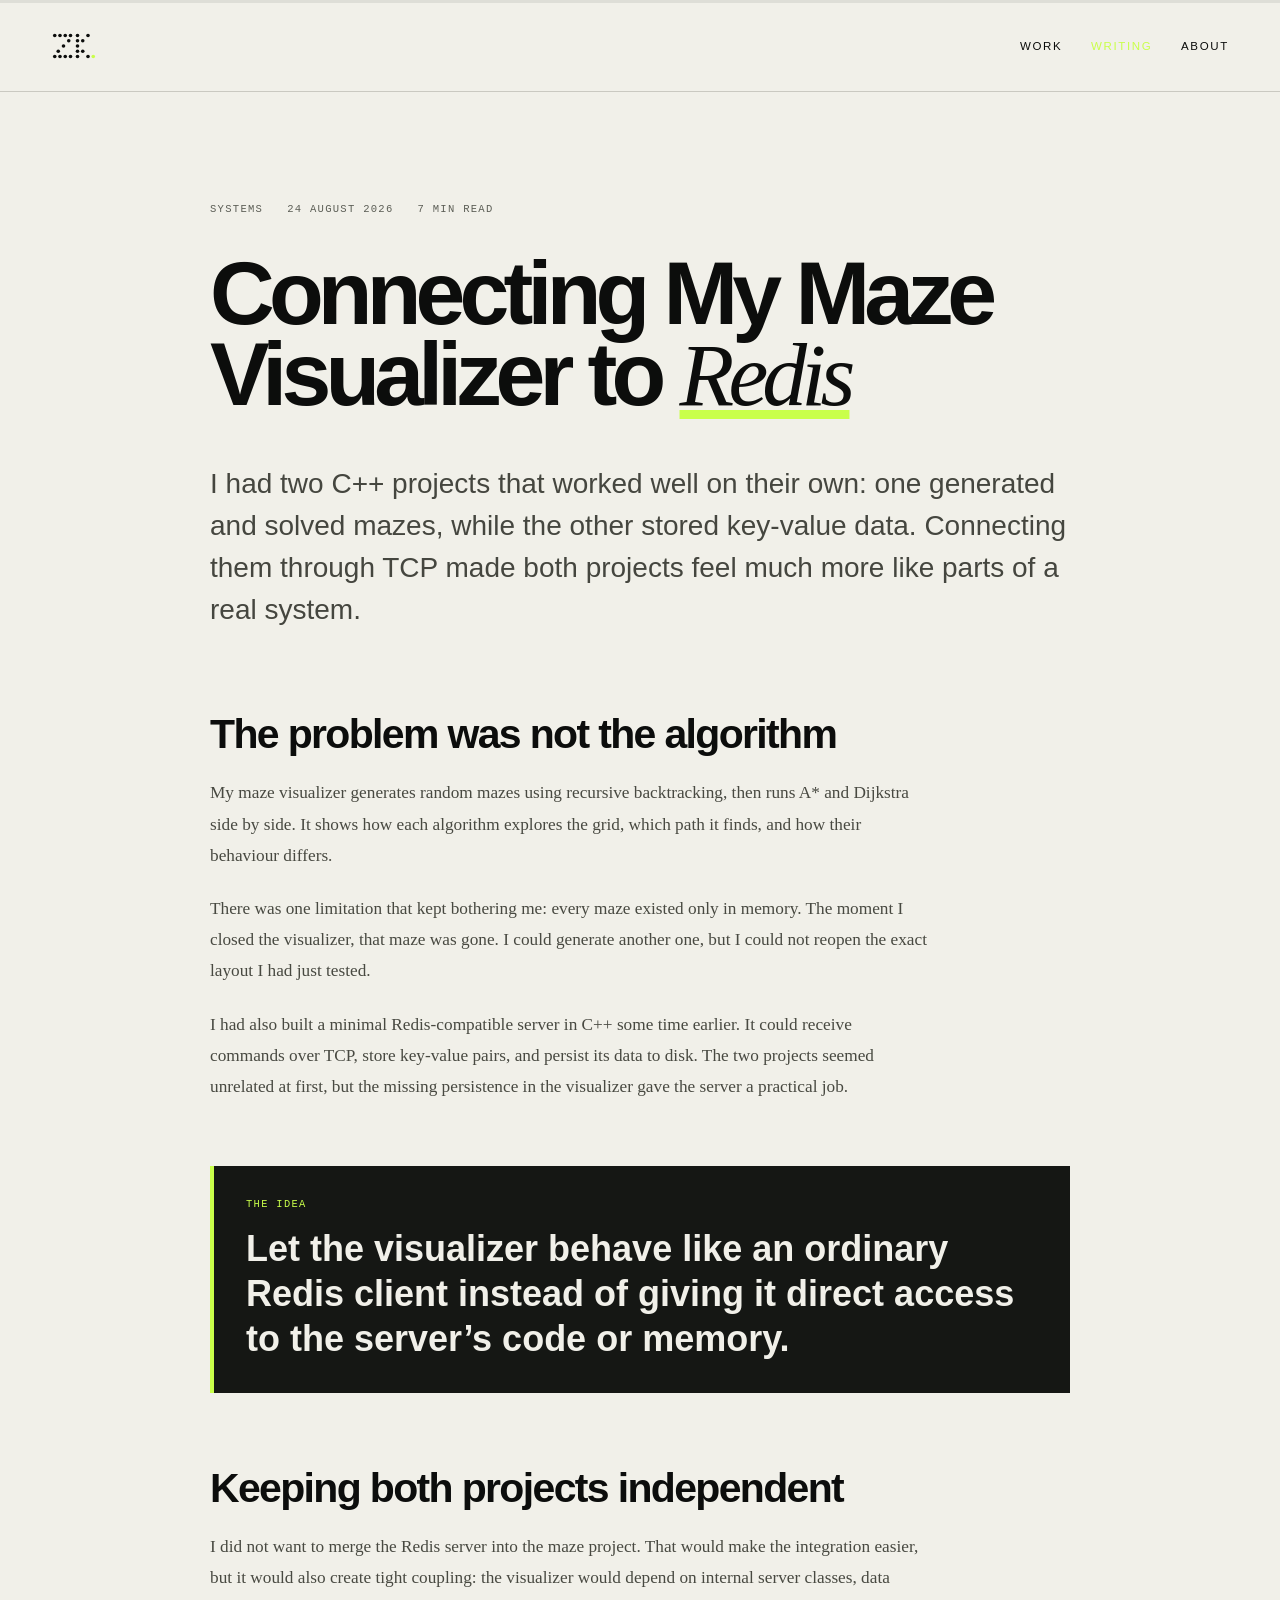
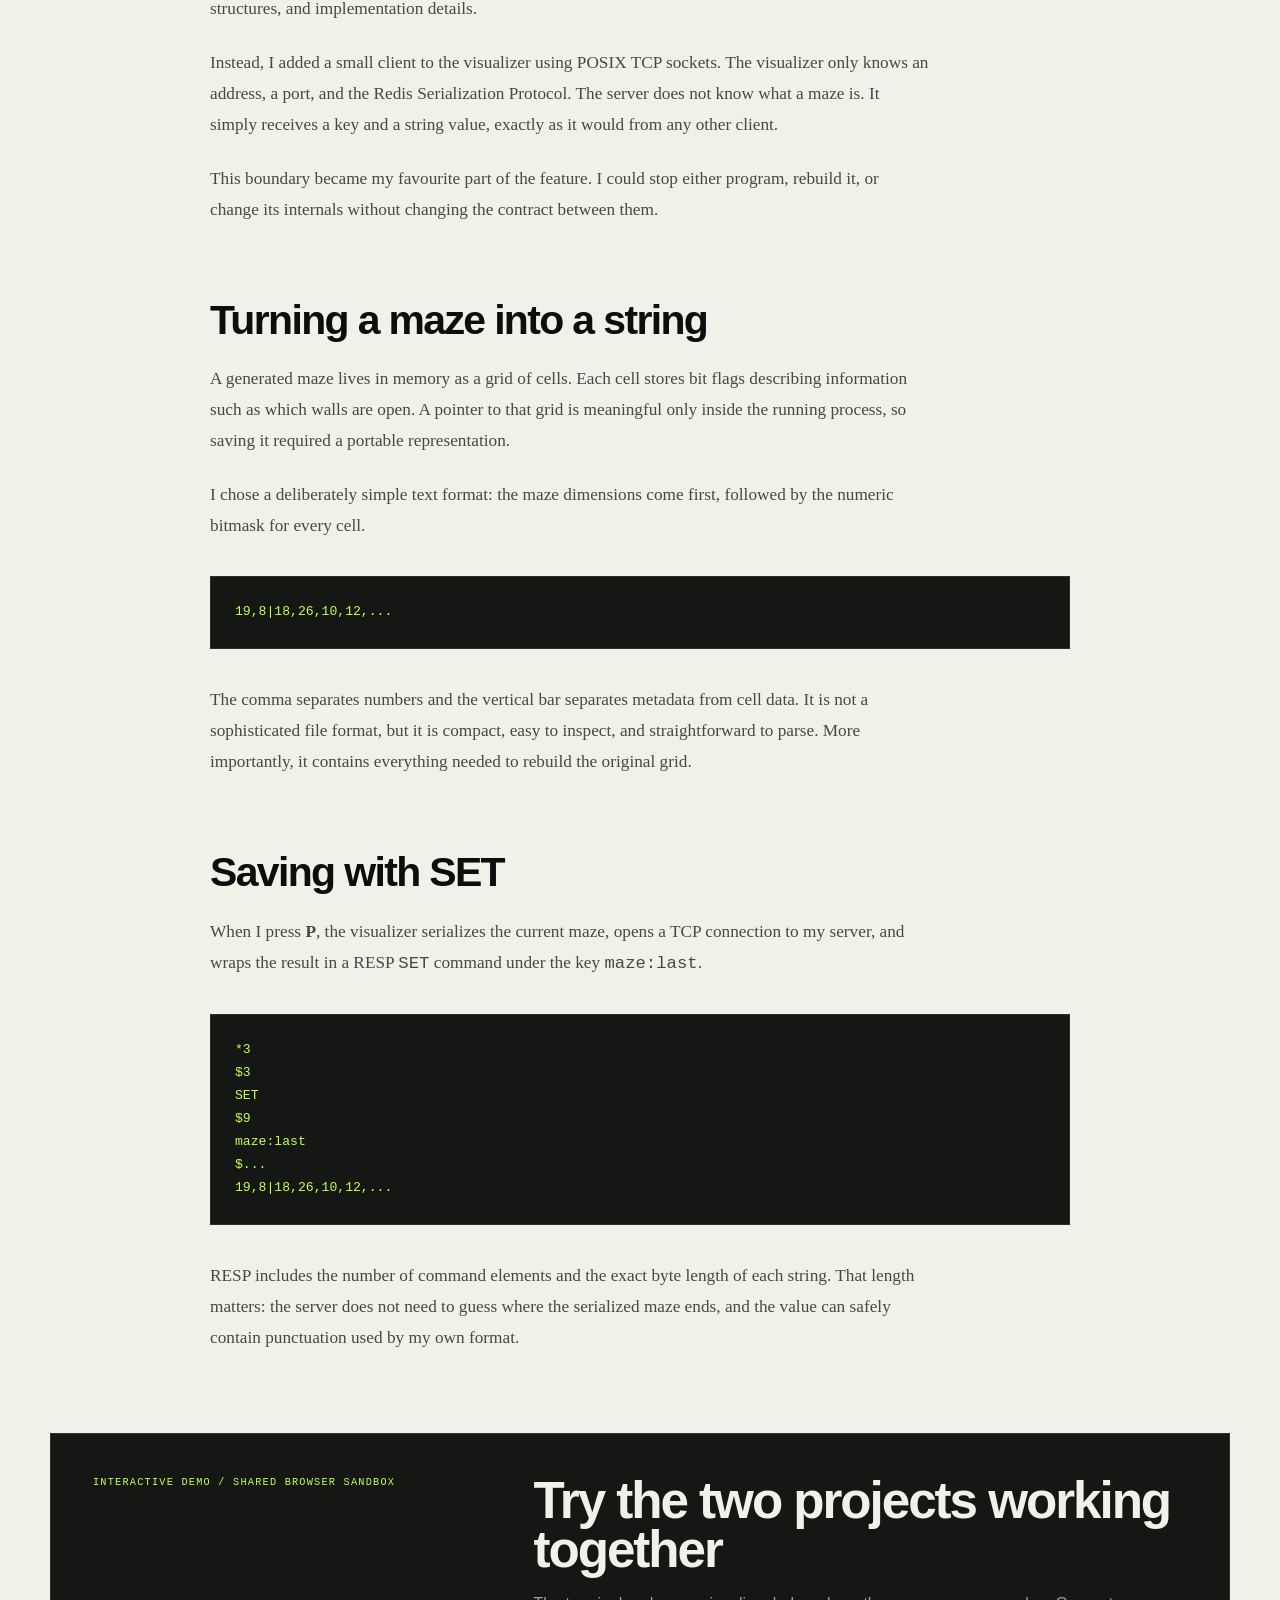
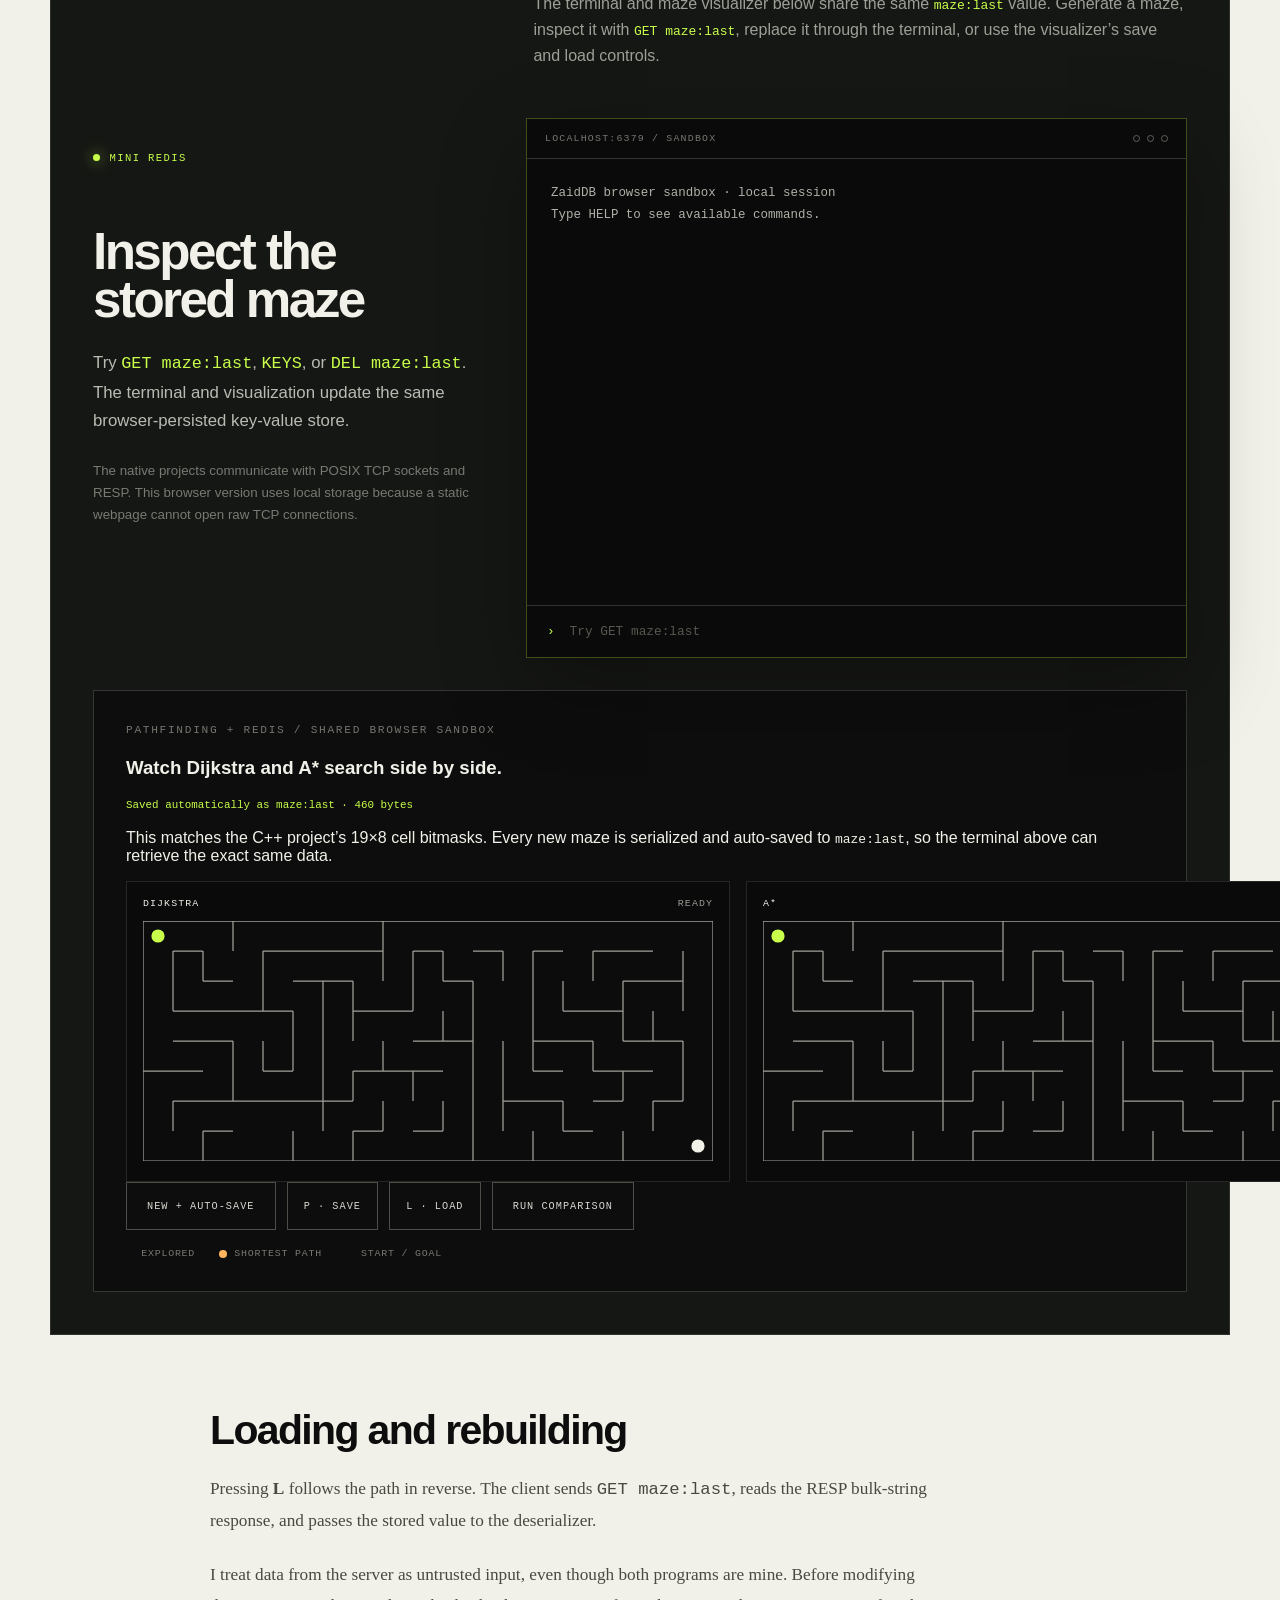
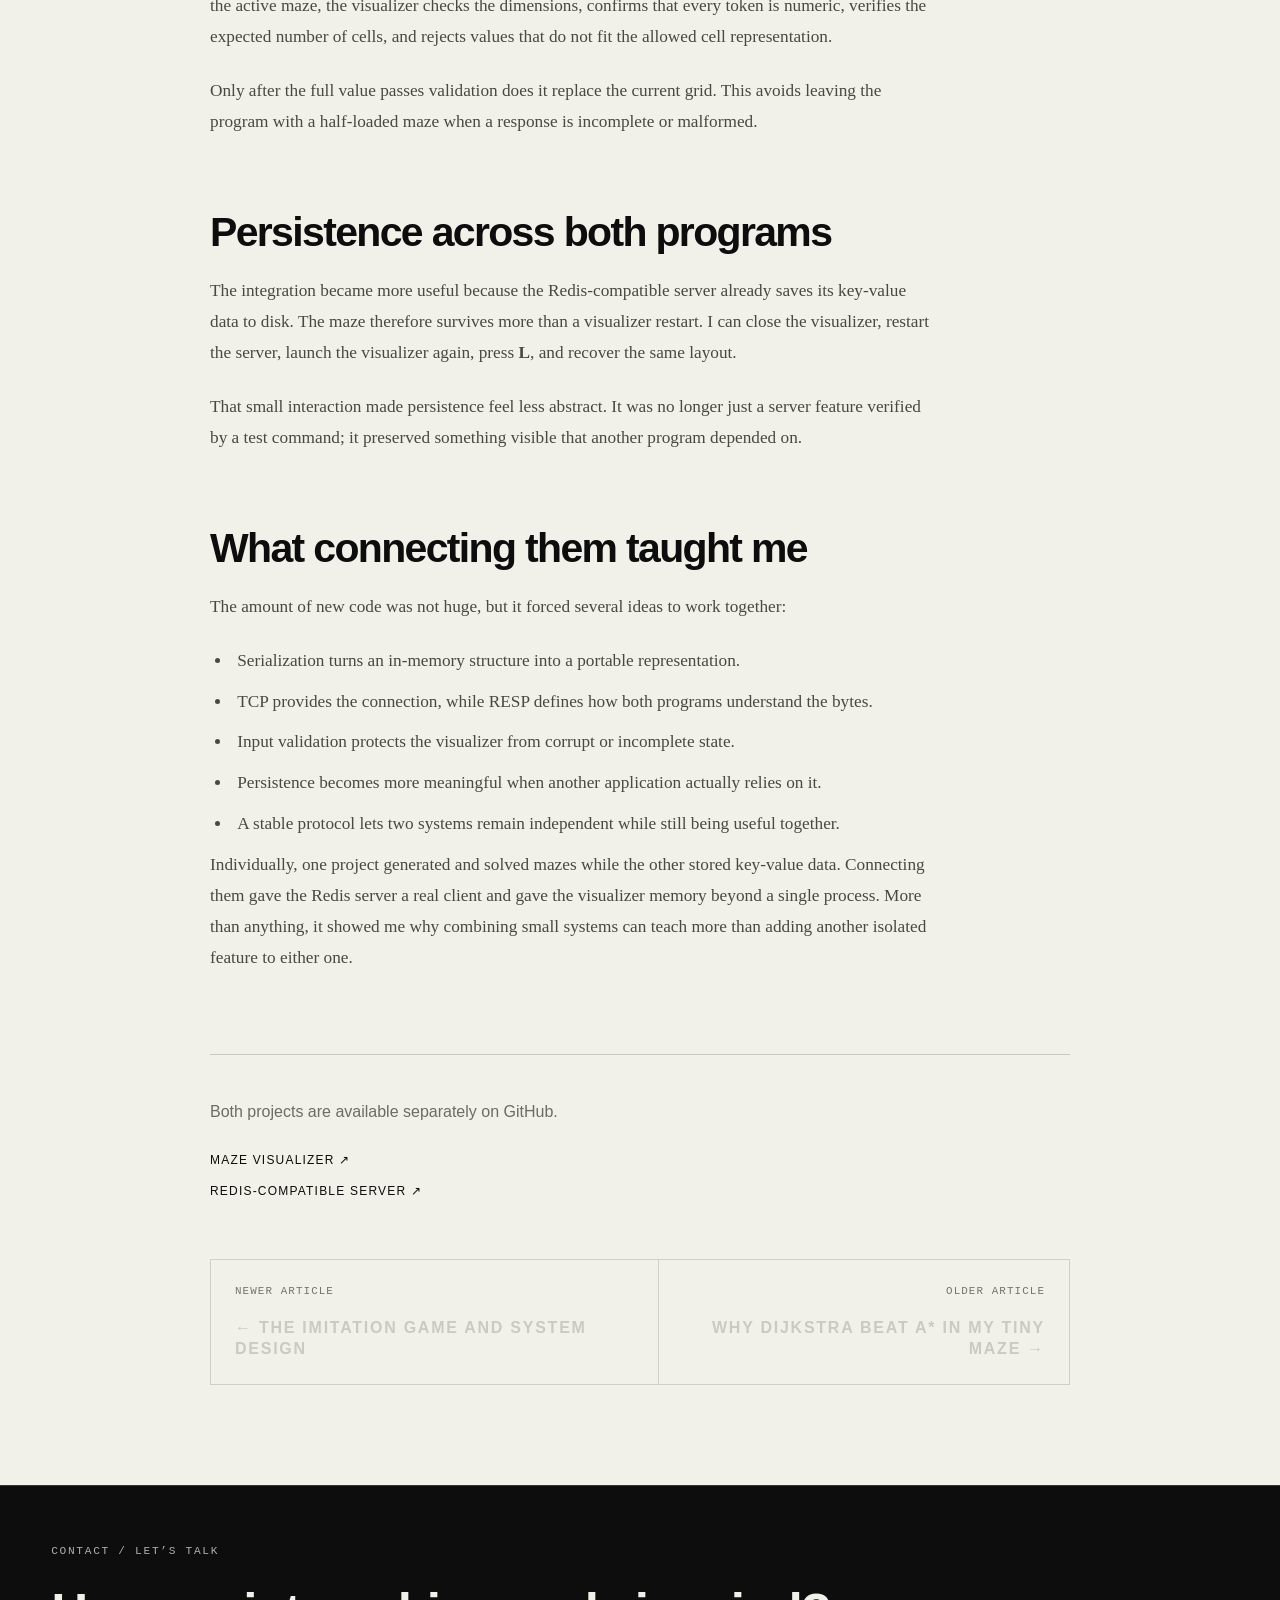
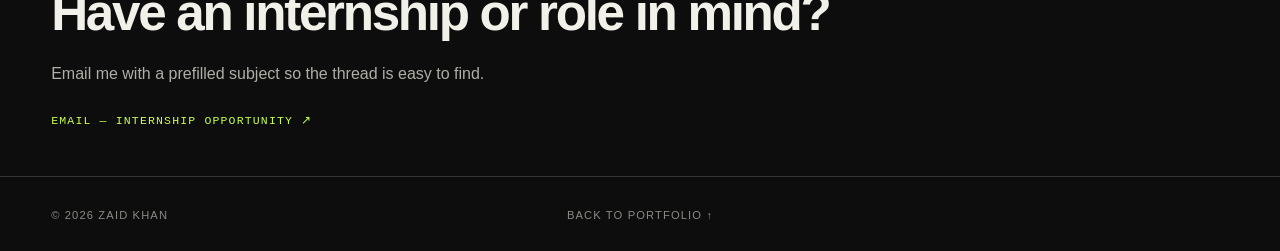
<file: blog/maze-redis-integration.html>
<!doctype html>
<html lang="en">
<head>
  <meta charset="utf-8">
  <meta name="viewport" content="width=device-width, initial-scale=1">
  <meta http-equiv="Content-Security-Policy" content="default-src 'self'; base-uri 'self'; object-src 'none'; form-action 'self'; img-src 'self' data:; font-src 'self' data:; style-src 'self' 'unsafe-inline'; script-src 'self' 'sha256-2rkbQbwMKgSlPNCo4cRMsT0IjVI9BbMUttr7aFbJmBU='; connect-src 'self'; upgrade-insecure-requests">
  <title>Connecting My C++ Maze Visualizer to Redis | Zaid Khan</title>
  <meta name="description" content="How I connected a C++ pathfinding visualizer to a separate Redis-compatible server using serialization, POSIX sockets, RESP, validation, and persistence.">
  <link rel="canonical" href="https://diaznakh.github.io/blog/maze-redis-integration.html">
  <meta property="og:title" content="Connecting My C++ Maze Visualizer to Redis | Zaid Khan">
  <meta property="og:description" content="How I connected a C++ pathfinding visualizer to a separate Redis-compatible server using serialization, POSIX sockets, RESP, validation, and persistence.">
  <meta property="og:type" content="article">
  <meta property="og:url" content="https://diaznakh.github.io/blog/maze-redis-integration.html">
  <meta property="og:site_name" content="Zaid Khan">
  <meta property="article:published_time" content="2026-08-24T00:00:00Z">
  <meta property="article:author" content="Zaid Khan">
  <meta property="og:image" content="https://diaznakh.github.io/assets/og-maze-redis.png">
  <meta property="og:image:type" content="image/png">
  <meta property="og:image:width" content="1200">
  <meta property="og:image:height" content="630">
  <meta property="og:image:alt" content="Connecting My C++ Maze Visualizer to Redis — Zaid Khan">
  <meta name="twitter:card" content="summary_large_image">
  <meta name="twitter:title" content="Connecting My C++ Maze Visualizer to Redis | Zaid Khan">
  <meta name="twitter:description" content="Connecting two independent C++ projects through TCP, RESP, and persistent storage.">
  <meta name="twitter:image" content="https://diaznakh.github.io/assets/og-maze-redis.png">
  <meta name="twitter:image:alt" content="Connecting My C++ Maze Visualizer to Redis — Zaid Khan">
  <link rel="icon" type="image/png" sizes="32x32" href="../assets/favicon-32x32.png">
  <link rel="icon" type="image/png" sizes="16x16" href="../assets/favicon-16x16.png">
  <link rel="apple-touch-icon" sizes="180x180" href="../assets/apple-touch-icon.png">
  <link rel="stylesheet" href="../styles.css?v=20261020-mark">
  <script src="../maze-redis-demo.js?v=20260902-split1" defer></script>
  <script src="../article.js?v=20260902-upgrade1" defer></script>
<script type="application/ld+json">{"@context":"https://schema.org","@type":"TechArticle","headline":"Connecting My Maze Visualizer to Redis","description":"How two independent C++ projects communicate through serialization, POSIX sockets, RESP, validation, and persistent storage.","datePublished":"2026-08-24","dateModified":"2026-08-24","mainEntityOfPage":"https://diaznakh.github.io/blog/maze-redis-integration.html","author":{"@type":"Person","name":"Zaid Khan","url":"https://diaznakh.github.io/"}}</script></head>
<body>
  <div class="reading-progress" aria-hidden="true"><span data-reading-progress></span></div>
  <main class="article-page">
    <header class="article-header">
      <a class="wordmark" href="../" aria-label="ZK. Home"><svg class="wordmark-mark" viewBox="0 0 52 32" width="46" height="28" aria-hidden="true" focusable="false"><circle class="wordmark-dot" cx="4" cy="4" r="2.05" style="--dot-delay:8ms;--dot-s:1.55;--dot-x:-11px;--dot-y:9px"/><circle class="wordmark-dot" cx="10" cy="4" r="2.05" style="--dot-delay:36ms;--dot-s:1.8;--dot-x:-6px;--dot-y:-10px"/><circle class="wordmark-dot" cx="16" cy="4" r="2.05" style="--dot-delay:14ms;--dot-s:1.4;--dot-x:12px;--dot-y:-7px"/><circle class="wordmark-dot" cx="22" cy="4" r="2.05" style="--dot-delay:58ms;--dot-s:1.9;--dot-x:8px;--dot-y:11px"/><circle class="wordmark-dot" cx="20" cy="10" r="2.05" style="--dot-delay:22ms;--dot-s:1.65;--dot-x:14px;--dot-y:5px"/><circle class="wordmark-dot" cx="14" cy="16" r="2.05" style="--dot-delay:70ms;--dot-s:1.35;--dot-x:-9px;--dot-y:13px"/><circle class="wordmark-dot" cx="8" cy="22" r="2.05" style="--dot-delay:44ms;--dot-s:1.75;--dot-x:-13px;--dot-y:-6px"/><circle class="wordmark-dot" cx="4" cy="28" r="2.05" style="--dot-delay:18ms;--dot-s:1.5;--dot-x:-8px;--dot-y:12px"/><circle class="wordmark-dot" cx="10" cy="28" r="2.05" style="--dot-delay:82ms;--dot-s:1.85;--dot-x:7px;--dot-y:8px"/><circle class="wordmark-dot" cx="16" cy="28" r="2.05" style="--dot-delay:28ms;--dot-s:1.45;--dot-x:-5px;--dot-y:-12px"/><circle class="wordmark-dot" cx="22" cy="28" r="2.05" style="--dot-delay:64ms;--dot-s:1.7;--dot-x:11px;--dot-y:-4px"/><circle class="wordmark-dot" cx="30" cy="4" r="2.05" style="--dot-delay:40ms;--dot-s:1.6;--dot-x:6px;--dot-y:-11px"/><circle class="wordmark-dot" cx="30" cy="10" r="2.05" style="--dot-delay:12ms;--dot-s:1.3;--dot-x:-14px;--dot-y:4px"/><circle class="wordmark-dot" cx="30" cy="16" r="2.05" style="--dot-delay:76ms;--dot-s:1.95;--dot-x:9px;--dot-y:10px"/><circle class="wordmark-dot" cx="30" cy="22" r="2.05" style="--dot-delay:32ms;--dot-s:1.5;--dot-x:-7px;--dot-y:-9px"/><circle class="wordmark-dot" cx="30" cy="28" r="2.05" style="--dot-delay:54ms;--dot-s:1.72;--dot-x:13px;--dot-y:6px"/><circle class="wordmark-dot" cx="36" cy="10" r="2.05" style="--dot-delay:6ms;--dot-s:1.42;--dot-x:10px;--dot-y:-8px"/><circle class="wordmark-dot" cx="42" cy="4" r="2.05" style="--dot-delay:90ms;--dot-s:1.88;--dot-x:15px;--dot-y:7px"/><circle class="wordmark-dot" cx="36" cy="22" r="2.05" style="--dot-delay:48ms;--dot-s:1.38;--dot-x:-10px;--dot-y:9px"/><circle class="wordmark-dot" cx="42" cy="28" r="2.05" style="--dot-delay:24ms;--dot-s:1.62;--dot-x:8px;--dot-y:-13px"/><circle class="wordmark-dot accent" cx="48" cy="28" r="2.05" style="--dot-delay:100ms;--dot-s:2.05;--dot-x:12px;--dot-y:4px"/></svg></a>
      <nav aria-label="Primary navigation"><a href="../work/">Work</a><a href="../writing/" aria-current="page">Writing</a><a href="../about/">About</a></nav>
    </header>
    <article class="article-shell">
      <div class="article-meta"><span>Systems</span><time datetime="2026-08-24">24 August 2026</time><span>7 min read</span></div>
      <h1>Connecting My Maze Visualizer to <em>Redis</em></h1>
      <p class="article-lede">I had two C++ projects that worked well on their own: one generated and solved mazes, while the other stored key-value data. Connecting them through TCP made both projects feel much more like parts of a real system.</p>

      <h2>The problem was not the algorithm</h2>
      <p>My maze visualizer generates random mazes using recursive backtracking, then runs A* and Dijkstra side by side. It shows how each algorithm explores the grid, which path it finds, and how their behaviour differs.</p>
      <p>There was one limitation that kept bothering me: every maze existed only in memory. The moment I closed the visualizer, that maze was gone. I could generate another one, but I could not reopen the exact layout I had just tested.</p>
      <p>I had also built a minimal Redis-compatible server in C++ some time earlier. It could receive commands over TCP, store key-value pairs, and persist its data to disk. The two projects seemed unrelated at first, but the missing persistence in the visualizer gave the server a practical job.</p>

      <div class="article-callout"><span>The idea</span><strong>Let the visualizer behave like an ordinary Redis client instead of giving it direct access to the server’s code or memory.</strong></div>

      <h2>Keeping both projects independent</h2>
      <p>I did not want to merge the Redis server into the maze project. That would make the integration easier, but it would also create tight coupling: the visualizer would depend on internal server classes, data structures, and implementation details.</p>
      <p>Instead, I added a small client to the visualizer using POSIX TCP sockets. The visualizer only knows an address, a port, and the Redis Serialization Protocol. The server does not know what a maze is. It simply receives a key and a string value, exactly as it would from any other client.</p>
      <p>This boundary became my favourite part of the feature. I could stop either program, rebuild it, or change its internals without changing the contract between them.</p>

      <h2>Turning a maze into a string</h2>
      <p>A generated maze lives in memory as a grid of cells. Each cell stores bit flags describing information such as which walls are open. A pointer to that grid is meaningful only inside the running process, so saving it required a portable representation.</p>
      <p>I chose a deliberately simple text format: the maze dimensions come first, followed by the numeric bitmask for every cell.</p>
      <pre class="article-code"><code>19,8|18,26,10,12,...</code></pre>
      <p>The comma separates numbers and the vertical bar separates metadata from cell data. It is not a sophisticated file format, but it is compact, easy to inspect, and straightforward to parse. More importantly, it contains everything needed to rebuild the original grid.</p>

      <h2>Saving with SET</h2>
      <p>When I press <strong>P</strong>, the visualizer serializes the current maze, opens a TCP connection to my server, and wraps the result in a RESP <code>SET</code> command under the key <code>maze:last</code>.</p>
      <pre class="article-code"><code>*3&#13;&#10;$3&#13;&#10;SET&#13;&#10;$9&#13;&#10;maze:last&#13;&#10;$...&#13;&#10;19,8|18,26,10,12,...&#13;&#10;</code></pre>
      <p>RESP includes the number of command elements and the exact byte length of each string. That length matters: the server does not need to guess where the serialized maze ends, and the value can safely contain punctuation used by my own format.</p>


      <section class="article-live-lab" aria-labelledby="connected-demo-title">
        <div class="article-live-lab-heading">
          <span>Interactive demo / Shared browser sandbox</span>
          <h2 id="connected-demo-title">Try the two projects working together</h2>
          <p>The terminal and maze visualizer below share the same <code>maze:last</code> value. Generate a maze, inspect it with <code>GET maze:last</code>, replace it through the terminal, or use the visualizer’s save and load controls.</p>
        </div>
        <div class="lab-grid">
          <div class="lab-copy">
            <span class="lab-status"><i aria-hidden="true"></i> Mini Redis</span>
            <h3>Inspect the stored maze</h3>
            <p>Try <code>GET maze:last</code>, <code>KEYS</code>, or <code>DEL maze:last</code>. The terminal and visualization update the same browser-persisted key-value store.</p>
            <small>The native projects communicate with POSIX TCP sockets and RESP. This browser version uses local storage because a static webpage cannot open raw TCP connections.</small>
          </div>
          <div class="terminal" aria-label="Interactive Redis-style terminal">
            <div class="terminal-bar"><span>localhost:6379 / sandbox</span><span class="terminal-dots" aria-hidden="true"><i></i><i></i><i></i></span></div>
            <div class="terminal-output" id="terminal-output" aria-live="polite"><p class="terminal-line note">ZaidDB browser sandbox · local session</p><p class="terminal-line note">Type HELP to see available commands.</p></div>
            <form class="terminal-form" id="terminal-form"><span aria-hidden="true">›</span><input id="terminal-input" maxlength="4096" aria-label="Terminal command" autocapitalize="off" autocomplete="off" spellcheck="false" placeholder="Try GET maze:last"></form>
          </div>
        </div>
        <div class="maze-demo" aria-labelledby="maze-demo-title">
          <div class="maze-demo-head">
            <div><p class="eyebrow">Pathfinding + Redis / Shared browser sandbox</p><h3 id="maze-demo-title">Watch Dijkstra and A* search side by side.</h3><small class="maze-storage-status" id="maze-storage-status">Generating maze…</small></div>
            <p>This matches the C++ project’s 19×8 cell bitmasks. Every new maze is serialized and auto-saved to <code>maze:last</code>, so the terminal above can retrieve the exact same data.</p>
          </div>
          <div class="maze-panels">
            <article class="maze-panel"><div class="maze-panel-title"><strong>Dijkstra</strong><span id="maze-dijkstra-stat">Ready</span></div><canvas id="maze-dijkstra" width="570" height="240" aria-label="Dijkstra maze visualization"></canvas></article>
            <article class="maze-panel"><div class="maze-panel-title"><strong>A*</strong><span id="maze-astar-stat">Ready</span></div><canvas id="maze-astar" width="570" height="240" aria-label="A star maze visualization"></canvas></article>
          </div>
          <div class="maze-demo-foot">
            <div class="maze-controls"><button id="maze-generate" type="button">New + auto-save</button><button id="maze-save" type="button">P · Save</button><button id="maze-load" type="button">L · Load</button><button id="maze-run" type="button">Run comparison</button></div>
            <div class="maze-legend" aria-label="Maze legend"><span><i class="visited"></i>Explored</span><span><i class="path"></i>Shortest path</span><span><i class="target"></i>Start / goal</span></div>
          </div>
        </div>
      </section>



      <h2>Loading and rebuilding</h2>
      <p>Pressing <strong>L</strong> follows the path in reverse. The client sends <code>GET maze:last</code>, reads the RESP bulk-string response, and passes the stored value to the deserializer.</p>
      <p>I treat data from the server as untrusted input, even though both programs are mine. Before modifying the active maze, the visualizer checks the dimensions, confirms that every token is numeric, verifies the expected number of cells, and rejects values that do not fit the allowed cell representation.</p>
      <p>Only after the full value passes validation does it replace the current grid. This avoids leaving the program with a half-loaded maze when a response is incomplete or malformed.</p>

      <h2>Persistence across both programs</h2>
      <p>The integration became more useful because the Redis-compatible server already saves its key-value data to disk. The maze therefore survives more than a visualizer restart. I can close the visualizer, restart the server, launch the visualizer again, press <strong>L</strong>, and recover the same layout.</p>
      <p>That small interaction made persistence feel less abstract. It was no longer just a server feature verified by a test command; it preserved something visible that another program depended on.</p>

      <h2>What connecting them taught me</h2>
      <p>The amount of new code was not huge, but it forced several ideas to work together:</p>
      <ul>
        <li>Serialization turns an in-memory structure into a portable representation.</li>
        <li>TCP provides the connection, while RESP defines how both programs understand the bytes.</li>
        <li>Input validation protects the visualizer from corrupt or incomplete state.</li>
        <li>Persistence becomes more meaningful when another application actually relies on it.</li>
        <li>A stable protocol lets two systems remain independent while still being useful together.</li>
      </ul>
      <p>Individually, one project generated and solved mazes while the other stored key-value data. Connecting them gave the Redis server a real client and gave the visualizer memory beyond a single process. More than anything, it showed me why combining small systems can teach more than adding another isolated feature to either one.</p>

      <div class="article-end">
        <p>Both projects are available separately on GitHub.</p>
        <a href="https://github.com/diaznakh/AStar-vs-Dijkstra-Maze-Visualizer" target="_blank" rel="noreferrer">Maze visualizer ↗</a><br>
        <a href="https://github.com/diaznakh/Redis-Server" target="_blank" rel="noreferrer">Redis-compatible server ↗</a>
      </div>
    </article>
    <nav class="article-nav" aria-label="Article navigation"><a href="imitation-game-system-design.html"><span>Newer article</span><strong>← The Imitation Game and System Design</strong></a><a href="astar-vs-dijkstra.html"><span>Older article</span><strong>Why Dijkstra Beat A* in My Tiny Maze →</strong></a></nav>
    <aside class="contact-prompt" aria-label="Contact">
      <p class="eyebrow">Contact / Let’s talk</p>
      <h2>Have an internship or role in mind?</h2>
      <p>Email me with a prefilled subject so the thread is easy to find.</p>
      <a href="mailto:diaznakh@gmail.com?subject=Internship%20opportunity">Email — Internship opportunity ↗</a>
    </aside>
    <footer class="article-footer"><p>© 2026 Zaid Khan</p><a href="../">Back to portfolio ↑</a></footer>
  </main>
</body>
</html>
</file>
<file: styles.css>
:root { --ink:#0c0d0c; --paper:#f1f0e9; --muted:#a6a79f; --line:rgba(241,240,233,.18); --acid:#c9ff4a; }
@media (max-width:560px) { .project-shell>h1.researchcomb-title { font-size:13.5vw; } }
* { box-sizing:border-box; }
html { scroll-behavior:smooth; background:var(--ink); }
body { margin:0; background:var(--ink); color:var(--paper); font-family:Arial,Helvetica,sans-serif; -webkit-font-smoothing:antialiased; }
a { color:inherit; text-decoration:none; }
::selection { background:var(--acid); color:var(--ink); }
.skip-link { position:fixed; z-index:1000; top:12px; left:12px; padding:11px 15px; background:var(--acid); color:var(--ink); font-size:.76rem; font-weight:800; letter-spacing:.08em; text-transform:uppercase; translate:0 -160%; transition:translate 160ms ease; }
.skip-link:focus { translate:0 0; }
.visually-hidden { position:absolute; width:1px; height:1px; padding:0; margin:-1px; overflow:hidden; clip:rect(0,0,0,0); white-space:nowrap; border:0; }
:focus-visible { outline:2px solid var(--acid); outline-offset:4px; }

.site-header { position:absolute; z-index:10; inset:0 0 auto; height:92px; display:grid; grid-template-columns:1fr auto 1fr; align-items:center; padding:0 4vw; border-bottom:1px solid var(--line); }
.wordmark { width:max-content; display:inline-flex; align-items:center; font-size:1.35rem; font-weight:900; letter-spacing:-.08em; }
.wordmark span { color:var(--acid); }
.wordmark-mark { display:block; width:46px; height:28px; overflow:visible; }
.wordmark-dot { fill:currentColor; transform-box:fill-box; transform-origin:50% 50%; animation:wordmark-gather 740ms cubic-bezier(.17,.84,.28,1) var(--dot-delay,0ms) backwards; transition:transform 460ms cubic-bezier(.17,.84,.28,1) var(--dot-delay,0ms); }
.wordmark-dot.accent { fill:var(--acid); }
@keyframes wordmark-gather { from { transform:translate(var(--dot-x), var(--dot-y)) scale(var(--dot-s,1)); } }
@media (hover:hover) and (pointer:fine) {
  .wordmark:hover .wordmark-dot { transform:translate(var(--dot-x), var(--dot-y)) scale(var(--dot-s,1)); }
}
.wordmark:focus-visible .wordmark-dot { transform:translate(var(--dot-x), var(--dot-y)) scale(var(--dot-s,1)); }
nav { display:flex; gap:2.2rem; color:#c9cac4; font-size:.78rem; text-transform:uppercase; letter-spacing:.14em; }
nav a, footer a, .contact-links a, .contact-prompt a { transition:color 180ms ease; }
nav a:hover, footer a:hover, .contact-links a:hover, .contact-prompt a:hover { color:var(--acid); }
nav a[aria-current="page"] { color:var(--acid); }
.availability { justify-self:end; display:flex; align-items:center; gap:.55rem; font-size:.75rem; text-transform:uppercase; letter-spacing:.13em; }
.availability span { width:7px; height:7px; border-radius:50%; background:var(--acid); box-shadow:0 0 16px var(--acid); }
.mobile-nav { display:none; }

.hero { min-height:100vh; position:relative; display:flex; flex-direction:column; justify-content:center; padding:150px 4vw 72px; overflow:hidden; }
.hero::before { content:""; display:none; }
.hero::after { content:""; position:absolute; inset:92px 0 0; pointer-events:none; background-image:linear-gradient(rgba(255,255,255,.025) 1px,transparent 1px),linear-gradient(90deg,rgba(255,255,255,.025) 1px,transparent 1px); background-size:56px 56px; mask-image:linear-gradient(to bottom,black,transparent 82%); }
.hero-kicker,.hero-footer,.hero-code { position:relative; z-index:1; }
.hero-kicker { display:flex; justify-content:space-between; max-width:49rem; margin-bottom:2rem; color:var(--muted); font:.72rem/1.4 ui-monospace,SFMono-Regular,Menlo,monospace; text-transform:uppercase; letter-spacing:.16em; }
.hero h1 { position:relative; z-index:3; max-width:1120px; margin:0; font-size:clamp(4rem,9.2vw,9.6rem); line-height:.87; letter-spacing:-.075em; font-weight:700; }
em { color:var(--acid); font-family:Georgia,"Times New Roman",serif; font-weight:400; }
.hero-footer { display:block; margin-top:3.5rem; padding-left:0; }
.hero-footer p { max-width:540px; margin:0; color:#c6c7c0; font-size:clamp(1rem,1.4vw,1.25rem); line-height:1.6; }
.hero-footer p.hero-line { max-width:none; font:.78rem/1.6 ui-monospace,SFMono-Regular,Menlo,monospace; letter-spacing:.08em; text-transform:uppercase; color:#a8aaa2; }
.hero-actions { display:flex; align-items:center; gap:1rem; margin-top:1.7rem; }
.resume-button,.text-button { display:inline-flex; align-items:center; justify-content:center; gap:.7rem; min-height:46px; padding:0 17px; font:.67rem ui-monospace,SFMono-Regular,Menlo,monospace; text-transform:uppercase; letter-spacing:.11em; transition:background-color 180ms ease,color 180ms ease,border-color 180ms ease,transform 180ms ease; }
.resume-button { border:1px solid var(--acid); background:var(--acid); color:var(--ink); }
.text-button { border:1px solid var(--line); color:var(--paper); }
.resume-button:hover,.text-button:hover { transform:translateY(-2px); }
.text-button:hover { border-color:var(--acid); color:var(--acid); }
.round-link { width:128px; height:128px; flex:0 0 128px; border:1px solid var(--line); border-radius:50%; display:flex; flex-direction:column; align-items:center; justify-content:center; gap:.65rem; font-size:.68rem; text-transform:uppercase; letter-spacing:.08em; text-align:center; transition:background 220ms ease,color 220ms ease,transform 220ms ease; }
.round-link span { white-space:nowrap; }
.round-link b { font-size:1.2rem; }
.round-link:hover { transform:rotate(-6deg); background:var(--acid); color:var(--ink); }
.hero-orbit { position:absolute; width:min(720px,58vw); aspect-ratio:1; right:-11vw; top:9vh; border:1px solid rgba(201,255,74,.25); border-radius:50%; box-shadow:0 0 110px rgba(201,255,74,.035) inset; pointer-events:none; }
.hero-orbit::after { content:""; position:absolute; inset:9%; border:1px solid rgba(241,240,233,.035); border-radius:50%; pointer-events:none; }
.hero-orbit .round-link { position:absolute; z-index:4; pointer-events:auto; transform:translate(-50%,-50%); background:rgba(12,13,12,.86); }
.hero-orbit .round-link:hover { transform:translate(-50%,-50%) rotate(-6deg); }
.moving-link { will-change:left,top; transition:background 220ms ease,color 220ms ease,transform 220ms ease; }
.hero-code { position:absolute; bottom:28px; left:4vw; right:4vw; display:flex; justify-content:space-between; align-items:flex-end; gap:1.5rem; color:#676a63; font:.62rem ui-monospace,SFMono-Regular,Menlo,monospace; letter-spacing:.1em; }
.hero-registers { display:flex; flex-wrap:wrap; gap:.35rem 1.15rem; }
.hero-registers span { display:flex; gap:.45rem; }
.hero-registers b { color:#9aa194; font-weight:500; }
.hero-maze { width:92px; height:48px; flex:0 0 auto; color:#4e524b; opacity:.85; }
.hero-maze path { fill:none; stroke:currentColor; stroke-width:1.15; }
.reveal { animation:enter 800ms cubic-bezier(.2,.8,.2,1) both; }
.reveal-delay-1 { animation-delay:100ms; } .reveal-delay-2 { animation-delay:220ms; }
@keyframes enter { from { opacity:0; } to { opacity:1; } }

.section { padding:120px 4vw; content-visibility:auto; contain-intrinsic-size:900px; }
.recruiter-strip { display:grid; grid-template-columns:1.2fr 1.55fr .45fr 1fr; border-top:1px solid var(--line); border-bottom:1px solid var(--line); background:#111310; }
.recruiter-strip span { padding:19px 4vw 19px 20px; border-right:1px solid var(--line); color:#a8aaa2; font:.62rem/1.45 ui-monospace,SFMono-Regular,Menlo,monospace; text-transform:uppercase; letter-spacing:.1em; }
.recruiter-strip span:first-child { padding-left:4vw; color:var(--acid); }
.recruiter-strip span:last-child { border-right:0; }
.work { background:var(--paper); color:var(--ink); }
.section-heading { display:grid; grid-template-columns:1fr 2fr; gap:3rem; margin-bottom:80px; }
.eyebrow { margin:0; font:.7rem/1.4 ui-monospace,SFMono-Regular,Menlo,monospace; text-transform:uppercase; letter-spacing:.15em; color:#75766f; }
.section-heading h2,.about-intro h2 { max-width:850px; margin:0; font-size:clamp(2.4rem,5vw,5.6rem); line-height:.98; letter-spacing:-.055em; }
.work-page-link { margin:1.2rem 0 0; }
.work-page-link a,.about-copy>p>a { color:var(--acid); font:.7rem ui-monospace,SFMono-Regular,Menlo,monospace; text-transform:uppercase; letter-spacing:.1em; }
.work .work-page-link a { color:#4b650e; }
.project-list { border-top:1px solid #cac9c1; }
.project-card { position:relative; display:grid; grid-template-columns:90px 1fr 50px; gap:1rem; padding:42px 24px; border-bottom:1px solid #cac9c1; transition:transform 240ms cubic-bezier(.2,.8,.2,1),background-color 240ms ease,box-shadow 240ms ease,border-color 240ms ease; }
.project-card.lime:hover { background:#d9ff80; } .project-card.amber:hover { background:#ffd37c; } .project-card.blue:hover { background:#a8d8ff; } .project-card.coral:hover { background:#ffb3a3; }
.project-number { color:#84847e; font:.75rem ui-monospace,SFMono-Regular,Menlo,monospace; }
.project-copy { display:grid; grid-template-columns:minmax(230px,.7fr) 1fr; column-gap:3rem; align-items:start; }
.project-copy h2,.project-copy h3 { margin:0; font-size:clamp(1.65rem,3vw,3.1rem); line-height:1; letter-spacing:-.045em; }
.project-summary { min-width:0; }
.project-summary p { margin-bottom:1rem; }
.project-summary .project-proof { margin-bottom:.8rem; color:#33372b; font-weight:700; }
.project-open { display:inline-block; font:.65rem ui-monospace,SFMono-Regular,Menlo,monospace; text-transform:uppercase; letter-spacing:.1em; border-bottom:1px solid currentColor; padding-bottom:5px; }
.project-title-block { min-width:0; }
.project-status { display:inline-flex; align-items:center; gap:.45rem; margin:0 0 1rem; color:#666860; font:.58rem/1.4 ui-monospace,SFMono-Regular,Menlo,monospace; text-transform:uppercase; letter-spacing:.11em; }
.project-status::before { content:""; width:6px; height:6px; border-radius:50%; background:#71736b; }
.project-copy p { max-width:580px; margin:0 0 1.5rem; color:#55564f; line-height:1.65; }
.project-outcomes { grid-column:2; display:grid; grid-template-columns:repeat(3,minmax(0,1fr)); gap:1px; margin:0 0 1.35rem; background:#bbbcb3; border:1px solid #bbbcb3; }
.project-outcomes div { min-width:0; padding:12px; background:var(--paper); }
.project-outcomes dt { margin:0 0 .6rem; color:#888981; font:.58rem ui-monospace,SFMono-Regular,Menlo,monospace; }
.project-outcomes dd { margin:0; font:.65rem/1.35 ui-monospace,SFMono-Regular,Menlo,monospace; text-transform:uppercase; letter-spacing:.06em; }
.project-copy ul { grid-column:2; display:flex; flex-wrap:wrap; gap:.5rem; margin:0; padding:0; list-style:none; }
.project-copy>ul li { padding:7px 10px; border:1px solid #aaa9a0; border-radius:100px; font-size:.67rem; text-transform:uppercase; letter-spacing:.08em; }
.project-flow { grid-column:1 / -1; display:flex; align-items:stretch; gap:0; margin:1.7rem 0 1.4rem; padding:0; list-style:none; border:1px solid #bbbcb3; }
.project-flow li { position:relative; flex:1; min-width:0; padding:12px 24px 12px 12px; border-right:1px solid #bbbcb3; font:.58rem/1.35 ui-monospace,SFMono-Regular,Menlo,monospace; text-transform:uppercase; letter-spacing:.055em; }
.project-flow li::after { content:"→"; position:absolute; right:7px; color:#8a8c84; }
.project-flow li:last-child { border-right:0; }
.project-flow li:last-child::after { content:""; }
.project-arrow { justify-self:end; font-size:1.6rem; transition:transform 200ms ease; }
.project-card:hover .project-arrow { transform:translate(4px,-4px); }
.recruiter-cta { margin-top:48px; padding:30px 32px; display:grid; grid-template-columns:minmax(0,1fr) auto; gap:36px; align-items:center; border:1px solid #cac9c1; background:rgba(12,13,12,.018); }
.recruiter-cta h3 { max-width:700px; margin:.45rem 0 0; font-size:clamp(1.35rem,2.4vw,2.2rem); letter-spacing:-.035em; }
.recruiter-actions { display:flex; flex-wrap:wrap; justify-content:flex-end; gap:10px; }
.recruiter-actions a { padding:12px 14px; border:1px solid #aaa9a0; color:#44463f; font-size:.69rem; text-transform:uppercase; letter-spacing:.1em; transition:border-color 180ms ease,color 180ms ease,translate 180ms ease; }
.recruiter-actions a:hover { border-color:#6f8f20; color:#4b650e; translate:0 -2px; }

.now-section { background:#111310; }
.now-card { border:1px solid var(--line); background:#151714; }
.now-card-head { display:flex; align-items:center; justify-content:space-between; padding:18px 24px; border-bottom:1px solid var(--line); color:#777a72; font:.62rem ui-monospace,SFMono-Regular,Menlo,monospace; text-transform:uppercase; letter-spacing:.11em; }
.now-pulse { display:flex; align-items:center; gap:.65rem; color:var(--acid); }
.now-pulse i { width:7px; height:7px; border-radius:50%; background:var(--acid); box-shadow:0 0 16px rgba(201,255,74,.55); }
.now-summary { max-width:980px; margin:0; padding:48px 48px 0; color:#aeb0a8; font-size:1.05rem; line-height:1.7; }
.now-card-grid { display:grid; grid-template-columns:1.1fr .9fr; }
.now-card-grid>div { padding:48px; }
.now-card-grid>div+div { border-left:1px solid var(--line); }
.now-card h3 { max-width:650px; margin:0 0 1.4rem; font-size:clamp(2.5rem,5vw,5.5rem); line-height:.94; letter-spacing:-.055em; }
.now-card-grid>div>p:not(.eyebrow) { max-width:640px; color:#aeb0a8; line-height:1.7; }
.now-card a { display:inline-block; margin-top:2rem; color:var(--acid); font:.7rem ui-monospace,SFMono-Regular,Menlo,monospace; text-transform:uppercase; letter-spacing:.1em; }
.now-card ul { margin:1.8rem 0 0; padding:0; list-style:none; }
.now-card li { padding:15px 0; border-top:1px solid var(--line); color:#c8cac2; line-height:1.45; }
.now-card li::before { content:"✓"; margin-right:.8rem; color:var(--acid); }
.now-next-label { margin-top:2.7rem; }
.now-next { margin-bottom:0; }

.live-lab { background:#151714; }
.lab-grid { display:grid; grid-template-columns:minmax(280px,.78fr) minmax(0,1.35fr); gap:4vw; align-items:stretch; }
.lab-copy { padding:34px 0; }
.lab-status { display:flex; align-items:center; gap:.6rem; color:var(--acid); font:.66rem ui-monospace,SFMono-Regular,Menlo,monospace; text-transform:uppercase; letter-spacing:.13em; }
.lab-status i { width:7px; height:7px; border-radius:50%; background:var(--acid); box-shadow:0 0 14px rgba(201,255,74,.7); }
.lab-copy h3 { max-width:520px; margin:4rem 0 1.5rem; font-size:clamp(2rem,4vw,4.4rem); line-height:.95; letter-spacing:-.05em; }
.lab-copy p { max-width:540px; margin:0 0 1.5rem; color:#b9bbb3; font-size:1.05rem; line-height:1.7; }
.lab-copy code { color:var(--acid); font-family:ui-monospace,SFMono-Regular,Menlo,monospace; }
.lab-copy small { display:block; max-width:540px; color:#777a72; line-height:1.65; }
.terminal { min-height:540px; display:flex; flex-direction:column; overflow:hidden; border:1px solid rgba(201,255,74,.28); background:#090a09; box-shadow:0 28px 80px rgba(0,0,0,.28); }
.terminal-bar { display:flex; justify-content:space-between; align-items:center; padding:14px 18px; border-bottom:1px solid var(--line); color:#777a72; font:.62rem ui-monospace,SFMono-Regular,Menlo,monospace; text-transform:uppercase; letter-spacing:.12em; }
.terminal-dots { display:flex; gap:7px; }
.terminal-dots i { width:7px; height:7px; border:1px solid #5f625b; border-radius:50%; }
.terminal-output { flex:1; max-height:450px; overflow:auto; padding:24px; color:#afb1a9; font:.78rem/1.75 ui-monospace,SFMono-Regular,Menlo,monospace; scrollbar-color:#3c4038 transparent; }
.terminal-line { margin:0; white-space:pre-wrap; overflow-wrap:anywhere; }
.terminal-line.command { margin-top:.7rem; color:var(--paper); }
.terminal-line.response { color:var(--acid); }
.terminal-form { display:flex; align-items:center; gap:.8rem; padding:17px 20px; border-top:1px solid var(--line); font: .8rem ui-monospace,SFMono-Regular,Menlo,monospace; }
.terminal-form span { color:var(--acid); }
.terminal-form input { min-width:0; flex:1; border:0; outline:0; background:transparent; color:var(--paper); font:inherit; caret-color:var(--acid); }
.terminal-form input::placeholder { color:#555850; }
.maze-demo { margin-top:2rem; padding:32px; border:1px solid var(--line); background:#0c0d0c; }
.maze-demo-header { display:flex; justify-content:space-between; align-items:end; gap:2rem; margin-bottom:28px; }
.maze-demo-header span { color:#777a72; font:.64rem ui-monospace,SFMono-Regular,Menlo,monospace; text-transform:uppercase; letter-spacing:.12em; }
.maze-demo-header h3 { margin:.7rem 0 0; font-size:clamp(1.7rem,3vw,3.2rem); letter-spacing:-.045em; }
.maze-actions { display:flex; flex-wrap:wrap; gap:.7rem; }
.maze-actions button { padding:11px 14px; border:1px solid #4b4e47; background:transparent; color:#d7d8d1; font:.64rem ui-monospace,SFMono-Regular,Menlo,monospace; text-transform:uppercase; letter-spacing:.1em; cursor:pointer; transition:border-color 180ms ease,color 180ms ease,background 180ms ease; }
.maze-controls { display:flex; flex-wrap:wrap; gap:.7rem; }
.maze-controls button { min-height:44px; min-width:44px; padding:12px 16px; border:1px solid #4b4e47; background:transparent; color:#d7d8d1; font:.64rem ui-monospace,SFMono-Regular,Menlo,monospace; text-transform:uppercase; letter-spacing:.1em; cursor:pointer; }
.maze-controls button:hover,.maze-controls button:focus-visible { border-color:var(--acid); color:var(--acid); outline:0; }
#maze-generate,#maze-run { min-height:48px; min-width:48px; padding:14px 20px; }
.maze-actions button:hover,.maze-actions button:focus-visible { border-color:var(--acid); color:var(--acid); outline:0; }
.maze-actions button.primary { border-color:var(--acid); background:var(--acid); color:var(--ink); }
.maze-actions button:disabled { opacity:.45; cursor:not-allowed; }
.maze-panels { display:grid; grid-template-columns:1fr 1fr; gap:1rem; }
.maze-panel { padding:16px; border:1px solid rgba(241,240,233,.12); background:#090a09; }
.maze-panel-title { display:flex; justify-content:space-between; gap:1rem; margin-bottom:12px; color:#9b9d95; font:.62rem ui-monospace,SFMono-Regular,Menlo,monospace; text-transform:uppercase; letter-spacing:.11em; }
.maze-panel-title strong { color:var(--paper); font-weight:500; }
.maze-canvas { display:block; width:100%; aspect-ratio:19 / 8; background:#0d0f0d; }
.maze-storage-status { display:block; margin-top:.75rem; color:var(--acid); font:.68rem/1.4 ui-monospace,SFMono-Regular,Menlo,monospace; }
.maze-legend { display:flex; flex-wrap:wrap; gap:.8rem 1.5rem; margin-top:18px; color:#777a72; font:.62rem ui-monospace,SFMono-Regular,Menlo,monospace; text-transform:uppercase; letter-spacing:.08em; }
.maze-legend span { display:flex; align-items:center; gap:.45rem; }
.maze-legend i { width:8px; height:8px; border-radius:50%; }
.maze-legend .start { background:#f1f0e9; } .maze-legend .visited-a { background:#a8d8ff; } .maze-legend .visited-b { background:#c9ff4a; } .maze-legend .path { background:#ffb45e; }

.writing { background:#0c0d0c; }
.writing .section-heading em { white-space:nowrap; }
.writing-title-row { display:flex; align-items:flex-end; gap:1.5rem; }
.writing-title-row h2 { flex:1; }
.writing-links { display:flex; align-items:center; gap:16px; color:#bfc0ba; font-size:.72rem; text-transform:uppercase; letter-spacing:.11em; }
.writing-links>a:not(.rss-link) { transition:color 180ms ease; }
.writing-links>a:not(.rss-link):hover { color:var(--acid); }
.rss-link { flex:0 0 auto; display:flex; align-items:center; gap:.55rem; padding:12px 14px; border:1px solid var(--line); color:#b7b9b1; font:.65rem ui-monospace,SFMono-Regular,Menlo,monospace; text-transform:uppercase; letter-spacing:.12em; transition:border-color 180ms ease,color 180ms ease; }
.rss-link:hover { border-color:var(--acid); color:var(--acid); }
.rss-link svg { width:17px; height:17px; fill:currentColor; stroke:currentColor; stroke-width:2; stroke-linecap:round; }
.writing-grid { display:grid; grid-template-columns:minmax(0,1.65fr) minmax(290px,.75fr); gap:2rem; align-items:stretch; }
.blog-carousel,.linkedin-panel { max-height:872px; min-height:0; }
.blog-carousel { min-width:0; display:flex; flex-direction:column; }
.blog-carousel-nav { flex:0 0 auto; display:flex; align-items:center; justify-content:space-between; min-height:58px; padding:0 16px; border:1px solid var(--line); border-bottom:0; background:#111310; }
.blog-carousel-count { color:#8c8e86; font:.62rem ui-monospace,SFMono-Regular,Menlo,monospace; text-transform:uppercase; letter-spacing:.12em; }
.blog-carousel-controls { display:flex; gap:8px; }
.blog-carousel-controls button { min-height:34px; padding:0 12px; border:1px solid var(--line); background:transparent; color:#cfd1c8; font:.6rem ui-monospace,SFMono-Regular,Menlo,monospace; text-transform:uppercase; letter-spacing:.1em; cursor:pointer; transition:border-color 180ms ease,color 180ms ease,background-color 180ms ease; }
.blog-carousel-controls button:hover,.blog-carousel-controls button:focus-visible { border-color:var(--acid); color:var(--acid); outline:0; }
.blog-carousel-controls button:disabled { color:#555850; border-color:rgba(241,240,233,.08); cursor:default; }
.blog-list { min-width:0; min-height:0; flex:1 1 auto; display:flex; gap:0; overflow-x:auto; overflow-y:hidden; overscroll-behavior-x:contain; scroll-snap-type:x mandatory; scroll-behavior:smooth; scrollbar-width:thin; scrollbar-color:rgba(201,255,74,.55) rgba(241,240,233,.06); }
.linkedin-panel { overflow:hidden; }
.blog-list::-webkit-scrollbar { height:6px; }
.linkedin-posts::-webkit-scrollbar { width:6px; }
.blog-list::-webkit-scrollbar-track,.linkedin-posts::-webkit-scrollbar-track { background:rgba(241,240,233,.06); }
.blog-list::-webkit-scrollbar-thumb,.linkedin-posts::-webkit-scrollbar-thumb { background:rgba(201,255,74,.55); border-radius:999px; }
.blog-list:focus-visible,.linkedin-posts:focus-visible { outline:1px solid rgba(201,255,74,.7); outline-offset:5px; }
.blog-list .featured-post { flex:0 0 100%; min-width:100%; min-height:100%; scroll-snap-align:start; scroll-snap-stop:always; }
.blog-list .secondary-post { min-height:100%; }
.featured-post,.linkedin-panel { border:1px solid var(--line); }
.featured-post { --spot-x:50%; --spot-y:50%; position:relative; isolation:isolate; overflow:hidden; min-height:440px; display:flex; flex-direction:column; padding:42px; background:linear-gradient(145deg,rgba(201,255,74,.08),transparent 60%); transition:transform 240ms cubic-bezier(.2,.8,.2,1),border-color 240ms ease,box-shadow 240ms ease; }
.featured-post::before { content:""; position:absolute; z-index:-1; inset:0; background:radial-gradient(300px circle at var(--spot-x) var(--spot-y),rgba(201,255,74,.12),transparent 68%); opacity:0; transition:opacity 220ms ease; pointer-events:none; }
.secondary-post { min-height:400px; background:linear-gradient(145deg,rgba(241,240,233,.055),transparent 60%); }
.post-meta,.article-meta { display:flex; flex-wrap:wrap; gap:.7rem 1.5rem; font:.66rem/1.5 ui-monospace,SFMono-Regular,Menlo,monospace; text-transform:uppercase; letter-spacing:.12em; }
.post-meta { color:#8c8e86; }
.article-meta { color:#5c5e56; }
.featured-post h3 { max-width:760px; margin:4.5rem 0 1.5rem; font-size:clamp(2.4rem,5vw,5.7rem); line-height:.92; letter-spacing:-.055em; }
.featured-post>p { max-width:650px; margin:0; color:#aeb0a8; font-size:1.05rem; line-height:1.7; }
.featured-post>a { width:max-content; margin-top:auto; padding-top:2rem; color:var(--acid); font-size:.75rem; text-transform:uppercase; letter-spacing:.12em; }
.featured-post>a span { display:inline-block; margin-left:.35rem; transition:transform 180ms ease; }
.featured-post>a:hover span { transform:translate(4px,-4px); }
.linkedin-panel { display:flex; flex-direction:column; padding:32px; background:#151714; transition:border-color 240ms ease; }
.linkedin-heading { display:flex; align-items:center; gap:1rem; padding-bottom:28px; border-bottom:1px solid var(--line); }
.linkedin-heading h3 { margin:.3rem 0 0; font-size:1.35rem; }
.linkedin-mark { display:grid; place-items:center; width:42px; height:42px; background:#0a66c2; color:white; border-radius:3px; font-size:1.1rem; font-weight:800; }
.linkedin-posts { max-height:620px; margin:auto 0; padding:2.2rem 10px 2.2rem 0; overflow-y:auto; overscroll-behavior:contain; scrollbar-width:thin; scrollbar-color:rgba(201,255,74,.55) rgba(241,240,233,.06); }
.tracker-message { margin:auto 0; padding:4rem 0; color:#969890; line-height:1.65; }
.linkedin-post { position:relative; display:block; padding:22px 42px 22px 0; border-top:1px solid var(--line); border-bottom:1px solid var(--line); }
.linkedin-post>div { display:flex; justify-content:space-between; gap:1rem; color:#7f8179; font:.6rem/1.4 ui-monospace,SFMono-Regular,Menlo,monospace; text-transform:uppercase; letter-spacing:.1em; }
.linkedin-post h4 { margin:2rem 0 .7rem; font-size:1.45rem; line-height:1.08; letter-spacing:-.035em; }
.linkedin-post p { margin:0; color:#969890; font-size:.72rem; text-transform:uppercase; letter-spacing:.08em; }
.linkedin-post b { position:absolute; right:2px; bottom:22px; color:var(--acid); font-size:1.25rem; transition:transform 180ms ease; }
.linkedin-post:hover b { transform:translate(4px,-4px); }
.linkedin-panel>a { padding-top:24px; border-top:1px solid var(--line); color:#cfd1c8; font-size:.72rem; text-transform:uppercase; letter-spacing:.1em; }

.experience { background:#111310; }
.experience-list { border-top:1px solid var(--line); }
.experience-list article { display:grid; grid-template-columns:140px minmax(0,1fr); gap:36px; padding:34px 0; border-bottom:1px solid var(--line); }
.experience-list article>span { color:var(--acid); font:.72rem/1.4 ui-monospace,SFMono-Regular,Menlo,monospace; letter-spacing:.1em; }
.experience-list h3 { margin:.4rem 0 .8rem; font-size:clamp(1.7rem,3vw,3rem); letter-spacing:-.045em; }
.experience-list article div>p:last-child { max-width:760px; margin:0; color:#aeb0a8; line-height:1.7; }

.about { background:#151714; }
.about-intro { display:grid; grid-template-columns:1fr 2fr; gap:3rem; margin-bottom:100px; }
.about-intro h2 { max-width:930px; }
.about-grid { display:grid; grid-template-columns:1.2fr .85fr .8fr; gap:3vw; align-items:end; }
.about-copy p { margin:0 0 1.4rem; color:#b9bbb3; font-size:1.05rem; line-height:1.75; }
.education-card { align-self:end; padding:28px; border:1px solid var(--line); border-radius:2px; transition:transform 240ms cubic-bezier(.2,.8,.2,1),border-color 240ms ease; }
.education-card span,.education-card small { display:block; color:#85877f; font:.67rem/1.5 ui-monospace,SFMono-Regular,Menlo,monospace; text-transform:uppercase; letter-spacing:.1em; }
.education-card strong { display:block; margin:2rem 0 .8rem; font-size:1.15rem; }
.education-card p { color:#b9bbb3; }
.education-card small { margin-top:2rem; }
.about-portrait { position:relative; width:100%; height:440px; margin:0; padding:7px; background:#0c0d0c; border:1px solid rgba(201,255,74,.4); box-shadow:0 24px 64px rgba(0,0,0,.28); }
.about-portrait::after { content:""; position:absolute; inset:7px; background:linear-gradient(to top,rgba(8,9,8,.42),transparent 42%); pointer-events:none; }
.about-portrait img { display:block; width:100%; height:100%; object-fit:cover; object-position:center 43%; filter:saturate(.82) contrast(1.03); }
.about-portrait figcaption { position:absolute; z-index:2; left:17px; right:17px; bottom:16px; display:flex; justify-content:space-between; color:#e4e4dc; font:.58rem ui-monospace,SFMono-Regular,Menlo,monospace; text-transform:uppercase; letter-spacing:.12em; }
.capability-grid { display:grid; grid-template-columns:repeat(3,1fr); margin-top:100px; border-top:1px solid var(--line); border-bottom:1px solid var(--line); }
.capability-grid article { min-height:280px; padding:32px; border-right:1px solid var(--line); }
.capability-grid article:last-child { border-right:0; }
.capability-grid article { transition:background-color 240ms ease; }
.capability-grid article>span { color:var(--acid); font:.68rem ui-monospace,SFMono-Regular,Menlo,monospace; }
.capability-grid h3 { margin:5rem 0 1rem; font-size:1.5rem; letter-spacing:-.03em; }
.capability-grid p { margin:0; color:#969890; line-height:1.6; }

.stack-strip { display:grid; grid-template-columns:1fr 3fr; padding:28px 4vw; background:var(--acid); color:var(--ink); font:.72rem ui-monospace,SFMono-Regular,Menlo,monospace; text-transform:uppercase; letter-spacing:.09em; }
.stack-strip p { margin:0; }
.contact { padding:130px 4vw 100px; }
.contact h2 { max-width:1100px; margin:50px 0 80px; font-size:clamp(3.6rem,8vw,8.5rem); line-height:.96; letter-spacing:-.065em; }
.contact h2 em { white-space:nowrap; }
.contact-links { display:flex; flex-wrap:wrap; gap:1.2rem 3rem; padding-top:28px; border-top:1px solid var(--line); font-size:.8rem; text-transform:uppercase; letter-spacing:.1em; }
footer { display:grid; grid-template-columns:1fr auto 1fr; align-items:center; padding:32px 4vw; border-top:1px solid var(--line); color:#8a8c84; font-size:.7rem; text-transform:uppercase; letter-spacing:.1em; }
footer p { margin:0; } footer>a:last-child { justify-self:end; }

.cpu-examples { display:flex; flex-wrap:wrap; gap:.6rem; margin:1.5rem 0 1rem; }
.cpu-examples button { padding:.8rem 1rem; border:1px solid var(--line); background:transparent; color:var(--paper); font:inherit; font-size:.9rem; cursor:pointer; }
.cpu-examples button[aria-pressed="true"] { color:var(--ink); background:var(--acid); border-color:var(--acid); }
.cpu-examples button:focus-visible { outline:2px solid var(--acid); outline-offset:3px; }
.cpu-guide { min-height:4.8em; line-height:1.6; }
.cpu-expected { color:var(--acid); font-size:.9rem; line-height:1.6; }
.cpu-flags { display:flex; flex-wrap:wrap; gap:1rem 1.5rem; margin:1.2rem 0; }
.cpu-flags dt { color:var(--muted); font-size:.875rem; }
.cpu-flags dd { margin:.3rem 0 0; font:1rem ui-monospace,monospace; }
.cpu-flags dd[data-active="true"] { color:var(--acid); }
.motion-ready [data-reveal] { opacity:0; translate:0 10px; transition-property:opacity,translate; transition-duration:440ms; transition-timing-function:cubic-bezier(.2,.8,.2,1); transition-delay:var(--reveal-delay,0ms); }
.motion-ready [data-reveal].is-visible { opacity:1; translate:0 0; }

@media (hover:hover) and (pointer:fine) {
  .project-card:hover { transform:translateY(-3px); box-shadow:0 12px 28px rgba(12,13,12,.1); }
  .featured-post:hover { transform:translateY(-3px); border-color:rgba(201,255,74,.5); box-shadow:0 18px 44px rgba(0,0,0,.18); }
  .featured-post.spotlight-active::before { opacity:1; }
  .linkedin-panel:hover,.education-card:hover { border-color:rgba(201,255,74,.42); }
  .education-card:hover { transform:translateY(-2px); }
  .capability-grid article:hover { background:rgba(201,255,74,.035); }
}

.article-page { min-height:100vh; background:#f1f0e9; color:#0c0d0c; }
.reading-progress { position:fixed; z-index:40; inset:0 0 auto; height:3px; background:rgba(12,13,12,.08); }
.reading-progress span { display:block; width:100%; height:100%; background:var(--acid); transform:scaleX(0); transform-origin:left; will-change:transform; }
.article-header { height:92px; display:flex; align-items:center; justify-content:space-between; gap:1.5rem; padding:0 4vw; border-bottom:1px solid #cac9c1; }
.article-header>a:last-child { font-size:.72rem; text-transform:uppercase; letter-spacing:.1em; }
.article-header nav { flex-wrap:wrap; justify-content:flex-end; gap:1.2rem 1.8rem; color:inherit; font-size:.72rem; }
.article-shell { width:min(860px,90vw); margin:0 auto; padding:110px 0 120px; }
.article-shell h1 { margin:2.2rem 0 3rem; font-size:clamp(3.4rem,7vw,7.5rem); line-height:.9; letter-spacing:-.065em; }
.article-shell h1 em { color:var(--ink); text-decoration-line:underline; text-decoration-color:var(--acid); text-decoration-thickness:.1em; text-underline-offset:.06em; }
.article-lede { margin:0 0 5rem; font-size:clamp(1.3rem,2.2vw,1.75rem); line-height:1.5; color:#45463f; }
.article-shell h2 { margin:4.5rem 0 1.2rem; font-size:clamp(1.8rem,3.2vw,2.7rem); letter-spacing:-.04em; }
.article-shell>p:not(.article-lede) { max-width:720px; margin:0 0 1.4rem; color:#484941; font:1.08rem/1.8 Georgia,"Times New Roman",serif; }
.article-callout { margin:4rem 0; padding:32px; border-left:4px solid var(--acid); background:#151714; color:#f1f0e9; }
.article-callout span { display:block; margin-bottom:1rem; color:var(--acid); font:.65rem ui-monospace,SFMono-Regular,Menlo,monospace; text-transform:uppercase; letter-spacing:.13em; }
.article-callout strong { font-size:clamp(1.5rem,3vw,2.25rem); line-height:1.25; }
.article-code { margin:2.2rem 0; padding:24px; overflow-x:auto; background:#151714; color:#c9ff4a; border:1px solid #2b2d29; font:.82rem/1.75 ui-monospace,SFMono-Regular,Menlo,monospace; }
.article-shell>ul { max-width:720px; margin:1.5rem 0 0; padding-left:1.35rem; color:#484941; font:1.08rem/1.75 Georgia,"Times New Roman",serif; }
.article-shell>ul li { margin:.65rem 0; padding-left:.35rem; }
.article-end { margin-top:5rem; padding-top:2rem; border-top:1px solid #cac9c1; }
.article-end p { color:#6b6c65; }
.article-end a { display:inline-block; margin-top:1rem; font-size:.75rem; text-transform:uppercase; letter-spacing:.1em; }
.article-footer { background:#0c0d0c; color:#8a8c84; }
.article-nav { width:min(860px,90vw); margin:-60px auto 100px; display:grid; grid-template-columns:repeat(2,minmax(0,1fr)); border:1px solid rgba(12,13,12,.14); }
.article-nav a { min-height:120px; padding:24px; display:flex; flex-direction:column; justify-content:space-between; gap:18px; }
.article-nav a+a { border-left:1px solid rgba(12,13,12,.14); text-align:right; }
.article-nav span { color:#73746e; font:.68rem/1.4 ui-monospace,SFMono-Regular,Menlo,monospace; text-transform:uppercase; letter-spacing:.1em; }
.article-nav strong { font-size:1rem; line-height:1.35; }
.article-nav a:hover strong { text-decoration:underline; text-decoration-color:var(--acid); text-decoration-thickness:3px; text-underline-offset:4px; }

.error-shell { width:min(860px,90vw); margin:0 auto; padding:110px 0 140px; }
.error-shell h1 { max-width:950px; margin:1rem 0 2rem; font-size:clamp(4rem,9vw,9rem); line-height:.86; letter-spacing:-.07em; }
.error-shell>p { max-width:680px; margin:0 0 2.4rem; color:#aeb0a8; font-size:1.05rem; line-height:1.7; }
.error-actions { display:flex; flex-wrap:wrap; align-items:center; gap:1rem; }
.writing-index .article-header { border-bottom-color:var(--line); }
.writing-index { min-height:100vh; background:var(--ink); color:var(--paper); }
.writing-shell { width:min(1180px,92vw); margin:0 auto; padding:150px 0 120px; }
.writing-shell>h1 { max-width:950px; margin:1rem 0 2rem; font-size:clamp(4rem,9vw,9rem); line-height:.86; letter-spacing:-.07em; }
.writing-shell>p { max-width:680px; margin:0 0 70px; color:#aeb0a8; font-size:1.05rem; line-height:1.7; }
.writing-archive { border-top:1px solid var(--line); }
.writing-archive article { display:grid; grid-template-columns:110px minmax(0,1fr) auto; gap:30px; align-items:start; padding:34px 0; border-bottom:1px solid var(--line); }
.writing-archive time { color:var(--muted); font:.7rem/1.5 ui-monospace,SFMono-Regular,Menlo,monospace; }
.writing-archive h2 { margin:0 0 .65rem; font-size:clamp(1.7rem,3vw,3rem); letter-spacing:-.045em; }
.writing-archive p { max-width:720px; margin:0; color:#aeb0a8; line-height:1.65; }
.writing-archive a { color:var(--acid); font-size:.72rem; text-transform:uppercase; letter-spacing:.1em; white-space:nowrap; }

.project-page { min-height:100vh; background:var(--paper); color:var(--ink); }
.project-shell { width:min(1180px,92vw); margin:0 auto; padding:100px 0 130px; }
.project-case-meta { display:flex; justify-content:space-between; gap:1rem; padding-bottom:20px; border-bottom:1px solid #cac9c1; color:#5c5e56; font:.64rem ui-monospace,SFMono-Regular,Menlo,monospace; text-transform:uppercase; letter-spacing:.12em; }
.project-case-status { display:flex; align-items:center; gap:.55rem; }
.project-case-status::before { content:""; width:7px; height:7px; border-radius:50%; background:var(--acid); }
.project-case-number { margin:4rem 0 1rem; color:#85877f; font:.66rem ui-monospace,SFMono-Regular,Menlo,monospace; text-transform:uppercase; letter-spacing:.13em; }
.project-shell>h1 { max-width:1050px; margin:0; font-size:clamp(4rem,9vw,9rem); line-height:.86; letter-spacing:-.075em; }
.project-case-lede { max-width:800px; margin:3rem 0 2rem; color:#494b43; font-size:clamp(1.2rem,2vw,1.65rem); line-height:1.55; }
.project-case-actions { display:flex; flex-wrap:wrap; gap:1rem; }
.project-case-actions a { padding:13px 17px; border:1px solid #a8aaa1; font:.66rem ui-monospace,SFMono-Regular,Menlo,monospace; text-transform:uppercase; letter-spacing:.1em; transition:background 180ms ease,border-color 180ms ease; }
.project-case-actions a:first-child { border-color:var(--acid); background:var(--acid); }
.case-architecture { margin:110px 0 90px; padding:48px; background:#111310; color:var(--paper); }
.case-architecture h2,.case-detail-section>h2,.case-story-grid h2 { margin:1rem 0 2.5rem; font-size:clamp(2.2rem,4vw,4.5rem); line-height:.96; letter-spacing:-.05em; }
.case-architecture ol { display:grid; grid-template-columns:repeat(5,1fr); margin:0; padding:0; list-style:none; border:1px solid #343731; }
.case-architecture li { position:relative; min-height:150px; padding:22px; border-right:1px solid #343731; }
.case-architecture li:last-child { border-right:0; }
.case-architecture li:not(:last-child)::after { content:"→"; position:absolute; right:-9px; top:50%; z-index:2; width:18px; background:#111310; color:var(--acid); text-align:center; }
.case-architecture li span { display:block; color:#73766e; font:.6rem ui-monospace,SFMono-Regular,Menlo,monospace; }
.case-architecture li strong { display:block; margin-top:3.6rem; font-size:.82rem; line-height:1.4; text-transform:uppercase; letter-spacing:.07em; }
.case-story-grid { display:grid; grid-template-columns:1fr 1fr; gap:1px; margin-bottom:100px; background:#cac9c1; border:1px solid #cac9c1; }
.case-story-grid:has(>:only-child) { grid-template-columns:1fr; }
.case-story-grid section { padding:46px; background:var(--paper); }
.case-story-grid p:last-child,.case-decisions p { color:#55564f; line-height:1.75; }
.case-detail-section { margin:100px 0; }
.case-implementation { margin:0; padding:0; list-style:none; border-top:1px solid #cac9c1; }
.case-implementation li { display:grid; grid-template-columns:70px 1fr; padding:22px 0; border-bottom:1px solid #cac9c1; }
.case-implementation span { color:#85877f; font:.65rem ui-monospace,SFMono-Regular,Menlo,monospace; }
.case-implementation p { margin:0; font-size:1.05rem; line-height:1.5; }
.case-decisions { display:grid; grid-template-columns:repeat(3,1fr); border-top:1px solid #cac9c1; border-bottom:1px solid #cac9c1; }
.case-decisions article { min-height:300px; padding:30px; border-right:1px solid #cac9c1; }
.case-decisions article:last-child { border-right:0; }
.case-decisions span { color:#85877f; font:.62rem ui-monospace,SFMono-Regular,Menlo,monospace; }
.case-decisions h3 { margin:4.5rem 0 1rem; font-size:1.55rem; letter-spacing:-.035em; }
.case-results { display:grid; grid-template-columns:1fr 1fr; gap:5vw; margin:110px 0; }
.case-results:has(>:only-child) { grid-template-columns:1fr; }
.case-results dl { margin:2rem 0 0; }
.case-results dl div { display:grid; grid-template-columns:55px 1fr; padding:18px 0; border-top:1px solid #cac9c1; }
.case-results dt { color:#85877f; font:.62rem ui-monospace,SFMono-Regular,Menlo,monospace; }
.case-results dd { margin:0; font-weight:600; }
.case-results ul { margin:2rem 0 0; padding-left:1.2rem; color:#55564f; line-height:1.7; }
.case-results li { margin-bottom:1rem; }
.case-evidence { margin:110px 0; padding:42px; border:1px solid rgba(12,13,12,.16); background:#f7f6ef; }
.case-evidence h2 { max-width:820px; margin:.8rem 0 2rem; font-size:clamp(2.2rem,4.5vw,4.7rem); line-height:.96; letter-spacing:-.055em; }
.case-evidence-list { display:grid; grid-template-columns:repeat(2,minmax(0,1fr)); gap:1px; margin:0; padding:1px; list-style:none; background:rgba(12,13,12,.14); }
.case-evidence-list li { background:var(--paper); }
.case-evidence-list a { display:flex; justify-content:space-between; gap:1rem; min-height:96px; padding:24px; font-weight:700; line-height:1.35; transition:background-color 180ms ease,color 180ms ease; }
.case-evidence-list a::after { content:"↗"; flex:0 0 auto; color:#76776f; }
.case-evidence-list a:hover { background:var(--ink); color:var(--acid); }
.case-next { padding:54px; background:#111310; color:var(--paper); }
.case-next h2 { max-width:950px; margin:1rem 0 3rem; font-size:clamp(2rem,4vw,4.2rem); line-height:1; letter-spacing:-.05em; }
.case-next div { display:flex; flex-wrap:wrap; gap:.6rem; }
.case-next div span { padding:8px 11px; border:1px solid #4a4d46; border-radius:100px; color:#aaaca4; font:.62rem ui-monospace,SFMono-Regular,Menlo,monospace; text-transform:uppercase; letter-spacing:.08em; }
.article-live-lab { width:min(1180px,94vw); margin:5rem 50% 4rem; transform:translateX(-50%); padding:42px; background:#151714; color:#f1f0e9; border:1px solid #30332d; }
.article-live-lab-heading { display:grid; grid-template-columns:1fr 1.6fr; gap:1rem 2rem; margin-bottom:48px; }
.article-live-lab-heading>span { color:#c9ff4a; font:.64rem ui-monospace,SFMono-Regular,Menlo,monospace; text-transform:uppercase; letter-spacing:.12em; }
.article-live-lab-heading h2 { grid-column:2; margin:0!important; color:#f1f0e9; font-size:clamp(2rem,4vw,4.4rem)!important; line-height:.96; }
.article-live-lab-heading p { grid-column:2; margin:0; color:#9da097; line-height:1.65; }
.article-live-lab-heading code { color:#c9ff4a; }
.single-grid-demo { width:min(1180px,94vw); margin:5rem 50% 4rem; transform:translateX(-50%); padding:36px; background:#111310; color:#f1f0e9; border:1px solid #30332d; }
.single-grid-heading { display:flex; justify-content:space-between; align-items:end; gap:2rem; margin-bottom:26px; }
.single-grid-heading span { color:#777a72; font:.64rem ui-monospace,SFMono-Regular,Menlo,monospace; text-transform:uppercase; letter-spacing:.12em; }
.single-grid-heading h2 { margin:.7rem 0 0!important; color:#f1f0e9; font-size:clamp(2rem,4vw,4.2rem)!important; line-height:.95; }
.single-grid-actions { display:flex; gap:.7rem; }
.single-grid-actions button { padding:11px 16px; border:1px solid #4b4e47; background:transparent; color:#d7d8d1; font:.64rem ui-monospace,SFMono-Regular,Menlo,monospace; text-transform:uppercase; letter-spacing:.1em; cursor:pointer; }
.single-grid-actions button:hover,.single-grid-actions button:focus-visible { border-color:#c9ff4a; color:#c9ff4a; outline:0; }
.single-grid-actions button.primary { border-color:#c9ff4a; background:#c9ff4a; color:#0c0d0c; }
.single-grid-actions button:disabled { opacity:.55; cursor:not-allowed; }
.single-grid-canvas { display:block; width:100%; aspect-ratio:19 / 8; background:#0b0c0b; border:1px solid rgba(241,240,233,.14); }
.single-grid-footer { display:flex; justify-content:space-between; align-items:flex-start; gap:2rem; margin-top:20px; }
.single-grid-legend,.single-grid-stats { display:flex; flex-wrap:wrap; gap:.75rem 1.35rem; color:#898c84; font:.61rem ui-monospace,SFMono-Regular,Menlo,monospace; text-transform:uppercase; letter-spacing:.08em; }
.single-grid-legend span { display:flex; align-items:center; gap:.45rem; }
.single-grid-legend i { width:9px; height:9px; border-radius:50%; }
.single-grid-legend .astar-visited { background:#48b5ff; } .single-grid-legend .dijkstra-visited { background:#ff54c4; }
.single-grid-legend .astar-path { border-radius:1px; background:#57d9ff; } .single-grid-legend .dijkstra-path { border-radius:1px; background:#ffd35c; }
.single-grid-stats { justify-content:flex-end; }
.single-grid-stats strong { color:#f1f0e9; font-weight:500; }

@media (max-width:820px) {
  .site-header { grid-template-columns:1fr 1fr; } .site-header>nav { display:none; } .hero { min-height:760px; } .hero h1 { font-size:clamp(3.7rem,16vw,7rem); }
  .site-header { grid-template-columns:1fr auto auto; gap:1rem; }
  .mobile-nav { display:block; justify-self:end; order:3; position:relative; }
  .mobile-nav summary { cursor:pointer; list-style:none; min-height:44px; display:flex; align-items:center; padding:0 10px; border:1px solid var(--line); font:.72rem ui-monospace,monospace; text-transform:uppercase; letter-spacing:.1em; }
  .mobile-nav summary::-webkit-details-marker { display:none; }
  .mobile-nav[open] summary { border-color:var(--acid); color:var(--acid); }
  .mobile-menu { position:absolute; z-index:20; right:0; top:calc(100% + 8px); width:min(270px,85vw); display:flex; flex-direction:column; gap:0; padding:8px; border:1px solid var(--acid); background:var(--ink); box-shadow:0 16px 30px rgba(0,0,0,.35); }
  .mobile-menu a { padding:13px 14px; min-height:44px; }
  .availability { order:2; }
  .hero-footer { padding-left:0; } .hero-orbit { width:64vw; right:-18vw; top:16vh; } .hero-orbit .round-link { width:112px; height:112px; flex-basis:112px; font-size:.61rem; } .section { padding:90px 5vw; }
  .section-heading,.about-intro { grid-template-columns:1fr; margin-bottom:58px; } .project-copy { grid-template-columns:1fr; gap:1.2rem; }
  .lab-grid { grid-template-columns:1fr; } .lab-copy { padding-top:0; } .lab-copy h3 { margin-top:2.5rem; } .terminal { min-height:500px; }
  .maze-demo-header { align-items:flex-start; flex-direction:column; } .maze-panels { grid-template-columns:1fr; }
  .article-live-lab-heading { grid-template-columns:1fr; } .article-live-lab-heading h2,.article-live-lab-heading p { grid-column:1; }
  .single-grid-heading,.single-grid-footer { align-items:flex-start; flex-direction:column; } .single-grid-stats { justify-content:flex-start; }
  .writing-grid { grid-template-columns:1fr; } .blog-carousel,.linkedin-panel { max-height:760px; } .linkedin-posts { max-height:540px; } .featured-post { min-height:460px; }
  .recruiter-cta { grid-template-columns:1fr; } .recruiter-actions { justify-content:flex-start; }
  .project-copy ul,.project-outcomes { grid-column:1; } .project-flow { overflow-x:auto; } .project-flow li { min-width:130px; } .recruiter-strip { grid-template-columns:1fr 1fr; } .recruiter-strip span:nth-child(2) { border-right:0; } .now-card-grid { grid-template-columns:1fr; } .now-card-grid>div+div { border-left:0; border-top:1px solid var(--line); } .about-grid { grid-template-columns:1fr 1fr; gap:2rem; } .about-copy { grid-column:1 / -1; } .capability-grid { grid-template-columns:1fr; }
  .case-architecture { padding:34px; } .case-architecture ol { grid-template-columns:1fr; } .case-architecture li { min-height:auto; border-right:0; border-bottom:1px solid #343731; } .case-architecture li:last-child { border-bottom:0; } .case-architecture li:not(:last-child)::after { content:"↓"; right:20px; top:auto; bottom:-10px; } .case-architecture li strong { margin-top:1.4rem; }
  .case-story-grid,.case-results { grid-template-columns:1fr; } .case-decisions { grid-template-columns:1fr; } .case-decisions article { min-height:auto; border-right:0; border-bottom:1px solid #cac9c1; } .case-decisions article:last-child { border-bottom:0; } .case-decisions h3 { margin-top:2.5rem; }
  .capability-grid article { min-height:auto; border-right:0; border-bottom:1px solid var(--line); } .capability-grid article:last-child { border-bottom:0; }
  .capability-grid h3 { margin-top:3rem; } .stack-strip { grid-template-columns:1fr; gap:1rem; }
}
@media (max-width:560px) {
  .site-header { height:74px; padding:0 5vw; } .availability { font-size:.64rem; } .hero { min-height:auto; padding:120px 5vw 70px; }
  .hero h1 { max-width:100%; font-size:16vw; line-height:.93; text-shadow:none; }
  .hero-footer { width:100%; margin-top:2rem; } .hero-footer p { max-width:92%; font-size:.98rem; }
  .hero-footer p.hero-line { max-width:92%; letter-spacing:.04em; }
  .hero-actions { align-items:stretch; flex-direction:column; width:min(100%,270px); } .resume-button,.text-button { width:100%; }
  .hero-orbit { display:block; position:absolute; inset:74px 0 0; width:100%; height:auto; aspect-ratio:auto; margin:0; border:0; box-shadow:none; }
  .hero-orbit::after { display:none; }
  .hero-orbit .round-link { width:72px; height:72px; flex-basis:72px; padding:0 7px; font-size:.48rem; gap:.25rem; background:rgba(12,13,12,.92); backdrop-filter:none; -webkit-backdrop-filter:none; transition:none; }
  .hero-orbit .moving-link { will-change:auto; }
  .hero-orbit .round-link span { width:54px; white-space:normal; line-height:1.12; text-align:center; }
  .hero-orbit .round-link b { font-size:1rem; }
  .hero-orbit .round-link,
  .hero-orbit .round-link:hover,
  .hero-orbit .round-link:active,
  .hero-orbit .round-link:focus { transform:translate(-50%,-50%); background:rgba(12,13,12,.92); color:var(--paper); -webkit-tap-highlight-color:transparent; }
  .hero-orbit .round-link:active { border-color:var(--acid); }
  .hero-orbit .round-link:focus-visible { outline:1px solid var(--acid); outline-offset:3px; }
  .hero-orbit .round-link span,.hero-orbit .round-link b { color:var(--paper)!important; opacity:1!important; visibility:visible!important; }
  .hero-code { position:relative; bottom:auto; left:auto; right:auto; margin-top:2.5rem; flex-direction:column; align-items:flex-start; }
  .hero-maze { width:78px; height:40px; }
  .about-grid { grid-template-columns:1fr; } .about-copy,.education-card,.about-portrait { grid-column:1; } .about-portrait { height:480px; } .education-card { order:3; }
  .project-card { grid-template-columns:36px minmax(0,1fr) 22px; gap:.7rem; padding:30px 12px; } .project-number { padding-left:2px; } .project-arrow { justify-self:center; } .project-card:hover .project-arrow,.project-card:active .project-arrow,.project-card:focus .project-arrow { transform:none; } .recruiter-strip { grid-template-columns:1fr; } .recruiter-strip span,.recruiter-strip span:nth-child(2) { padding:14px 5vw; border-right:0; border-bottom:1px solid var(--line); } .recruiter-strip span:last-child { border-bottom:0; } .now-summary { padding:28px 28px 0; } .now-card-grid>div { padding:28px; }
  .project-outcomes { grid-template-columns:1fr; }
  .project-copy h2,.project-copy h3 { font-size:1.65rem; } .contact { padding:90px 5vw 70px; } .contact h2 { margin:36px 0 56px; font-size:16vw; }
  .featured-post,.linkedin-panel { padding:26px; } .featured-post { min-height:420px; } .featured-post h3 { margin-top:4rem; }
  .writing-title-row { align-items:flex-start; } .writing-links { align-items:flex-end; flex-direction:column; gap:10px; } .rss-link span { display:none; } .rss-link { padding:10px; }
  .recruiter-cta { padding:24px; } .recruiter-actions a { flex:1 1 42%; text-align:center; }
  .experience-list article { grid-template-columns:1fr; gap:12px; }
  .terminal { min-height:460px; } .terminal-output { max-height:370px; padding:18px; font-size:.72rem; } .terminal-bar { padding:12px 14px; }
  .maze-demo { padding:18px; } .maze-actions { width:100%; } .maze-actions button { flex:1; } .maze-controls { width:100%; } .maze-controls button { flex:1; } .maze-panel { padding:10px; }
  .article-live-lab { width:100vw; margin-block:4rem; padding:32px 5vw; }
  .single-grid-demo { width:100vw; margin-block:4rem; padding:24px 5vw; } .single-grid-actions { width:100%; } .single-grid-actions button { flex:1; }
  .article-header { height:74px; padding:0 5vw; } .article-shell { padding:80px 0; } .article-shell h1 { font-size:15vw; } .article-nav { margin:-35px auto 70px; grid-template-columns:1fr; } .article-nav a+a { border-left:0; border-top:1px solid rgba(12,13,12,.14); text-align:left; } .project-shell { padding:70px 0 90px; } .project-shell>h1 { font-size:16vw; } .case-architecture { margin:70px 0; padding:26px; } .case-story-grid section { padding:28px; } .case-detail-section { margin:70px 0; } .case-implementation li { grid-template-columns:42px 1fr; } .case-results { margin:70px 0; } .case-evidence { margin:70px 0; padding:28px; } .case-evidence-list { grid-template-columns:1fr; } .case-next { padding:32px; }
  .writing-shell { padding:110px 0 80px; } .writing-archive article { grid-template-columns:1fr; gap:12px; } .writing-archive a { white-space:normal; }
  .contact-links { flex-direction:column; } footer { grid-template-columns:1fr 1fr; padding:28px 5vw; } footer p { display:none; }
}
@media (hover:none) and (pointer:coarse) {
  .hero-orbit .round-link,
  .hero-orbit .round-link:hover,
  .hero-orbit .round-link:active,
  .hero-orbit .round-link:focus { transform:translate(-50%,-50%); background:rgba(12,13,12,.92); color:var(--paper); -webkit-tap-highlight-color:transparent; backdrop-filter:none; -webkit-backdrop-filter:none; transition:none; }
  .hero-orbit .moving-link { will-change:auto; }
  .hero-orbit .round-link span,.hero-orbit .round-link b { color:var(--paper)!important; opacity:1!important; visibility:visible!important; }
}
@media (prefers-reduced-motion:reduce) { html { scroll-behavior:auto; } *,*::before,*::after { animation-duration:.01ms!important; animation-iteration-count:1!important; transition-duration:.01ms!important; } .motion-ready [data-reveal] { opacity:1; translate:none; } .wordmark-dot { animation:none!important; } .wordmark:hover .wordmark-dot,.wordmark:focus-visible .wordmark-dot { transform:none; } }

.case-preview { margin:3.5rem 0 0; background:#121512; border:1px solid #343731; }
.case-preview img { display:block; width:100%; height:auto; }
.case-preview figcaption { display:flex; justify-content:space-between; flex-wrap:wrap; gap:.5rem 1.5rem; padding:18px 22px; color:#c4c7be; font-size:.85rem; line-height:1.5; }
.case-preview figcaption a { color:var(--acid); text-decoration:underline; text-underline-offset:4px; }
.case-preview-metrics { display:grid; grid-template-columns:repeat(3,minmax(0,1fr)); gap:1px; background:#343731; }
.case-preview-metrics div { display:flex; flex-direction:column; gap:1rem; padding:clamp(20px,3vw,40px); background:#121512; }
.case-preview-metrics strong { color:var(--acid); font-size:clamp(2rem,5vw,4.5rem); letter-spacing:-.05em; }
.case-preview-metrics span { color:#c4c7be; font:.7rem ui-monospace,monospace; text-transform:uppercase; letter-spacing:.08em; }
@media (max-width:560px) { .case-preview { margin-top:2rem; } .case-preview-metrics { grid-template-columns:1fr; } .case-preview-metrics div { gap:.3rem; } }

/* Bounded browser 6502 CPU lab */
.cpu-lab { margin:100px 0 90px; padding:42px; background:#0e100d; color:var(--paper); border:1px solid #343731; }
.cpu-lab-heading { display:grid; grid-template-columns:.7fr 1.3fr; gap:2rem; margin-bottom:38px; }
.cpu-lab-heading h2 { margin:.8rem 0 1rem; color:var(--paper); font-size:clamp(2.3rem,4.5vw,4.8rem); line-height:.94; letter-spacing:-.055em; }
.cpu-lab-heading>div>p { max-width:690px; margin:0; color:#9da097; line-height:1.7; }
.cpu-lab-grid { display:grid; grid-template-columns:minmax(0,1.05fr) minmax(310px,.95fr); gap:1px; background:#343731; border:1px solid #343731; }
.cpu-lab-panel { min-width:0; padding:28px; background:#151714; }
.cpu-lab label { display:block; margin-bottom:10px; color:#8e9188; font:.62rem ui-monospace,SFMono-Regular,Menlo,monospace; text-transform:uppercase; letter-spacing:.12em; }
.cpu-program-input { display:block; width:100%; min-height:118px; resize:vertical; padding:18px; border:1px solid #3c4038; border-radius:0; outline:none; background:#090a09; color:var(--acid); font:1rem/1.7 ui-monospace,SFMono-Regular,Menlo,monospace; letter-spacing:.08em; }
.cpu-program-input:focus { border-color:var(--acid); }
.cpu-lab-controls { display:flex; flex-wrap:wrap; gap:9px; margin-top:14px; }
.cpu-lab-controls button { min-height:42px; padding:0 15px; border:1px solid #4b4e47; background:transparent; color:#d9dbd3; font:.62rem ui-monospace,SFMono-Regular,Menlo,monospace; text-transform:uppercase; letter-spacing:.1em; cursor:pointer; }
.cpu-lab-controls button:hover,.cpu-lab-controls button:focus-visible { border-color:var(--acid); color:var(--acid); outline:none; }
.cpu-lab-controls .primary { border-color:var(--acid); background:var(--acid); color:var(--ink); }
.cpu-lab-status { min-height:1.5em; margin:18px 0 0; color:#b9bbb3; font:.72rem/1.5 ui-monospace,SFMono-Regular,Menlo,monospace; }
.cpu-registers { display:grid; grid-template-columns:repeat(4,minmax(0,1fr)); gap:1px; margin:0; background:#343731; border:1px solid #343731; }
.cpu-registers div { min-width:0; padding:14px; background:#0d0f0c; }
.cpu-registers dt { margin-bottom:.7rem; color:#777a72; font:.56rem ui-monospace,SFMono-Regular,Menlo,monospace; text-transform:uppercase; letter-spacing:.1em; }
.cpu-registers dd { margin:0; color:var(--paper); font:1rem ui-monospace,SFMono-Regular,Menlo,monospace; }
.cpu-registers .cpu-output dd { color:var(--acid); }
.cpu-trace { min-height:180px; max-height:260px; margin:20px 0 0; padding:18px; overflow:auto; background:#090a09; color:#aeb0a8; border:1px solid #30332d; font:.72rem/1.7 ui-monospace,SFMono-Regular,Menlo,monospace; white-space:pre-wrap; }
.cpu-safety-note { display:grid; grid-template-columns:auto 1fr; gap:14px; margin:24px 0 0; padding-top:22px; border-top:1px solid #30332d; color:#858880; font:.66rem/1.65 ui-monospace,SFMono-Regular,Menlo,monospace; }
.cpu-safety-note strong { color:var(--acid); text-transform:uppercase; letter-spacing:.1em; }
@media (max-width:820px) { .cpu-lab-heading,.cpu-lab-grid { grid-template-columns:1fr; } .cpu-registers { grid-template-columns:repeat(2,minmax(0,1fr)); } }
@media (max-width:560px) { .cpu-lab { width:100vw; margin:70px 50% 65px; transform:translateX(-50%); padding:28px 5vw; } .cpu-lab-panel { padding:20px; } .cpu-lab-controls button { flex:1; } .cpu-registers { grid-template-columns:repeat(2,minmax(0,1fr)); } .cpu-lab-heading h2 { font-size:2.45rem; } }

.credit-name { color:var(--acid); text-decoration:none; transition:opacity 180ms ease; }
.credit-name:hover,.credit-name:focus-visible { opacity:.76; outline:none; }

.case-problem { max-width:760px; margin:2.6rem 0 0; }
.case-problem h2 { margin:.7rem 0 1rem; font-size:clamp(1.7rem,3.2vw,2.6rem); letter-spacing:-.04em; }
.case-problem p { margin:0; color:#55564f; font-size:1.05rem; line-height:1.7; }
.case-facts { display:grid; grid-template-columns:repeat(3,minmax(0,1fr)); gap:1px; margin:2.4rem 0 2.2rem; background:#cac9c1; border:1px solid #cac9c1; }
.case-facts div { min-width:0; padding:16px 18px; background:var(--paper); }
.case-facts dt { margin:0 0 .55rem; color:#85877f; font:.58rem ui-monospace,SFMono-Regular,Menlo,monospace; text-transform:uppercase; letter-spacing:.12em; }
.case-facts dd { margin:0; font:.78rem/1.45 ui-monospace,SFMono-Regular,Menlo,monospace; letter-spacing:.02em; }
.case-facts a { text-decoration:underline; text-underline-offset:3px; }
.case-learned { margin:90px 0 0; padding:42px; background:#111310; color:var(--paper); }
.case-learned h2 { max-width:820px; margin:.8rem 0 1.4rem; font-size:clamp(1.8rem,3.4vw,3.2rem); line-height:1; letter-spacing:-.045em; }
.case-learned p,.case-learned li { max-width:760px; color:#c8cac2; line-height:1.7; }
.case-learned ul { margin:0; padding-left:1.2rem; }
.case-learned li { margin:0 0 .8rem; }
.case-learned li:last-child { margin-bottom:0; }

.contact-prompt { padding:56px 4vw 48px; border-top:1px solid var(--line); background:#0c0d0c; color:var(--paper); }
.project-page .contact-prompt,.article-page .contact-prompt,.work-index .contact-prompt { margin:0; }
.contact-prompt h2 { max-width:820px; margin:.8rem 0 1.2rem; font-size:clamp(1.8rem,4vw,3.4rem); letter-spacing:-.045em; }
.contact-prompt p { max-width:640px; margin:0 0 1.4rem; color:#aeb0a8; line-height:1.65; }
.contact-prompt a { color:var(--acid); font:.72rem ui-monospace,SFMono-Regular,Menlo,monospace; text-transform:uppercase; letter-spacing:.1em; }

.work-index { min-height:100vh; background:var(--paper); color:var(--ink); }
.work-index .article-header { border-bottom-color:#cac9c1; }
.work-shell { width:min(1180px,92vw); margin:0 auto; padding:110px 0 80px; }
.work-shell>h1 { max-width:950px; margin:1rem 0 1.4rem; font-size:clamp(3.4rem,8vw,7.5rem); line-height:.88; letter-spacing:-.07em; }
.work-shell>.lede { max-width:680px; margin:0 0 64px; color:#55564f; font-size:1.05rem; line-height:1.7; }
.work-index .project-card { text-decoration:none; }
.work-index .project-meta-line { display:flex; flex-wrap:wrap; gap:.7rem 1.2rem; margin:0 0 1rem; color:#666860; font:.58rem/1.4 ui-monospace,SFMono-Regular,Menlo,monospace; text-transform:uppercase; letter-spacing:.11em; }
.work-archive { margin:80px 0 20px; }
.work-archive h2 { margin:.8rem 0 1.6rem; font-size:clamp(1.8rem,3.4vw,3rem); letter-spacing:-.04em; }
.work-archive ul { margin:0; padding:0; list-style:none; border-top:1px solid #cac9c1; }
.work-archive li { display:grid; grid-template-columns:110px minmax(0,1fr); gap:20px; padding:16px 0; border-bottom:1px solid #cac9c1; }
.work-archive time { color:#85877f; font:.68rem/1.5 ui-monospace,SFMono-Regular,Menlo,monospace; }
.work-archive a { color:#2c2d28; line-height:1.5; }
.work-archive a:hover { color:#4b650e; }

.about-index { min-height:100vh; background:var(--ink); color:var(--paper); }
.about-index .article-header { border-bottom-color:var(--line); }
.about-shell { width:min(1180px,92vw); margin:0 auto; padding:110px 0 40px; }
.about-shell>h1 { max-width:950px; margin:1rem 0 1.6rem; font-size:clamp(3.4rem,8vw,7.5rem); line-height:.88; letter-spacing:-.07em; }
.about-shell>.lede { max-width:720px; margin:0 0 70px; color:#aeb0a8; font-size:1.05rem; line-height:1.7; }
.about-now { margin:0 0 80px; padding:32px; border:1px solid var(--line); background:#151714; }
.about-now-head { display:flex; justify-content:space-between; gap:1rem; margin-bottom:1.4rem; color:#777a72; font:.62rem ui-monospace,SFMono-Regular,Menlo,monospace; text-transform:uppercase; letter-spacing:.11em; }
.about-now-head time { color:var(--acid); }
.about-now h2 { margin:0 0 1rem; font-size:clamp(2rem,4vw,3.4rem); letter-spacing:-.045em; }
.about-now ul { margin:0; padding:0; list-style:none; }
.about-now li { padding:12px 0; border-top:1px solid var(--line); color:#c8cac2; line-height:1.55; }
.about-now li:first-of-type { border-top:0; padding-top:0; }
.about-index .experience-list { margin-bottom:80px; }
.about-index .experience-list a { color:var(--acid); text-underline-offset:3px; }
.about-index .experience-list>h2 { margin:.4rem 0 1.8rem; font-size:clamp(2rem,4vw,3.4rem); letter-spacing:-.045em; }
.about-index .education-card { margin:0 0 80px; max-width:520px; }

.writing-featured { margin:0 0 56px; }
.writing-featured article { min-height:auto; padding:36px; }
.writing-featured h2 { max-width:900px; margin:2.2rem 0 1.1rem; font-size:clamp(2.2rem,5vw,4.6rem); line-height:.92; letter-spacing:-.055em; }
.writing-featured p { max-width:680px; margin:0; color:#aeb0a8; font-size:1.05rem; line-height:1.7; }
.writing-featured a { display:inline-block; margin-top:1.6rem; color:var(--acid); font-size:.75rem; text-transform:uppercase; letter-spacing:.12em; }

@media (max-width:820px) {
  .case-facts { grid-template-columns:1fr 1fr; }
  .work-archive li { grid-template-columns:90px 1fr; }
  .article-header nav { gap:.9rem 1.1rem; }
}
@media (max-width:560px) {
  .case-facts { grid-template-columns:1fr; }
  .case-learned,.contact-prompt { padding:32px 5vw; }
  .work-shell,.about-shell { padding:90px 0 50px; }
  .work-archive li { grid-template-columns:1fr; gap:6px; }
}
</file>
